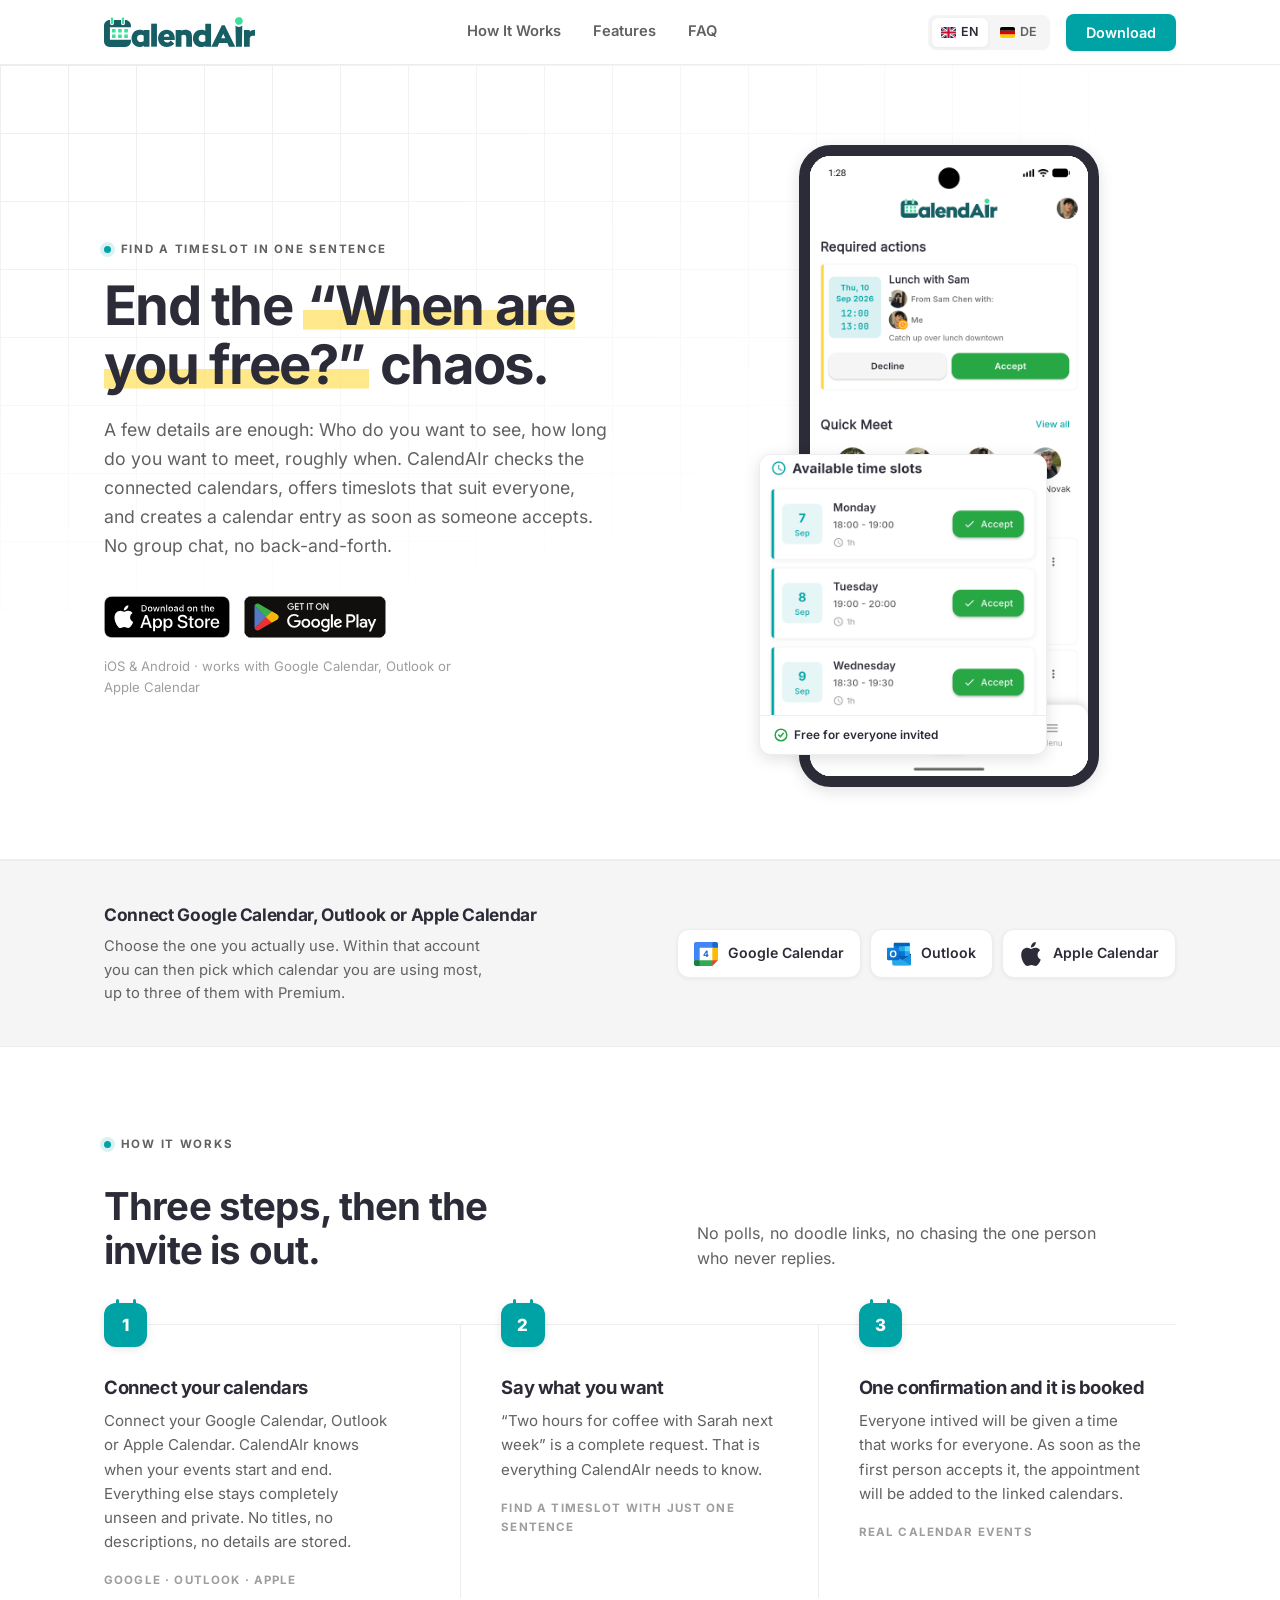
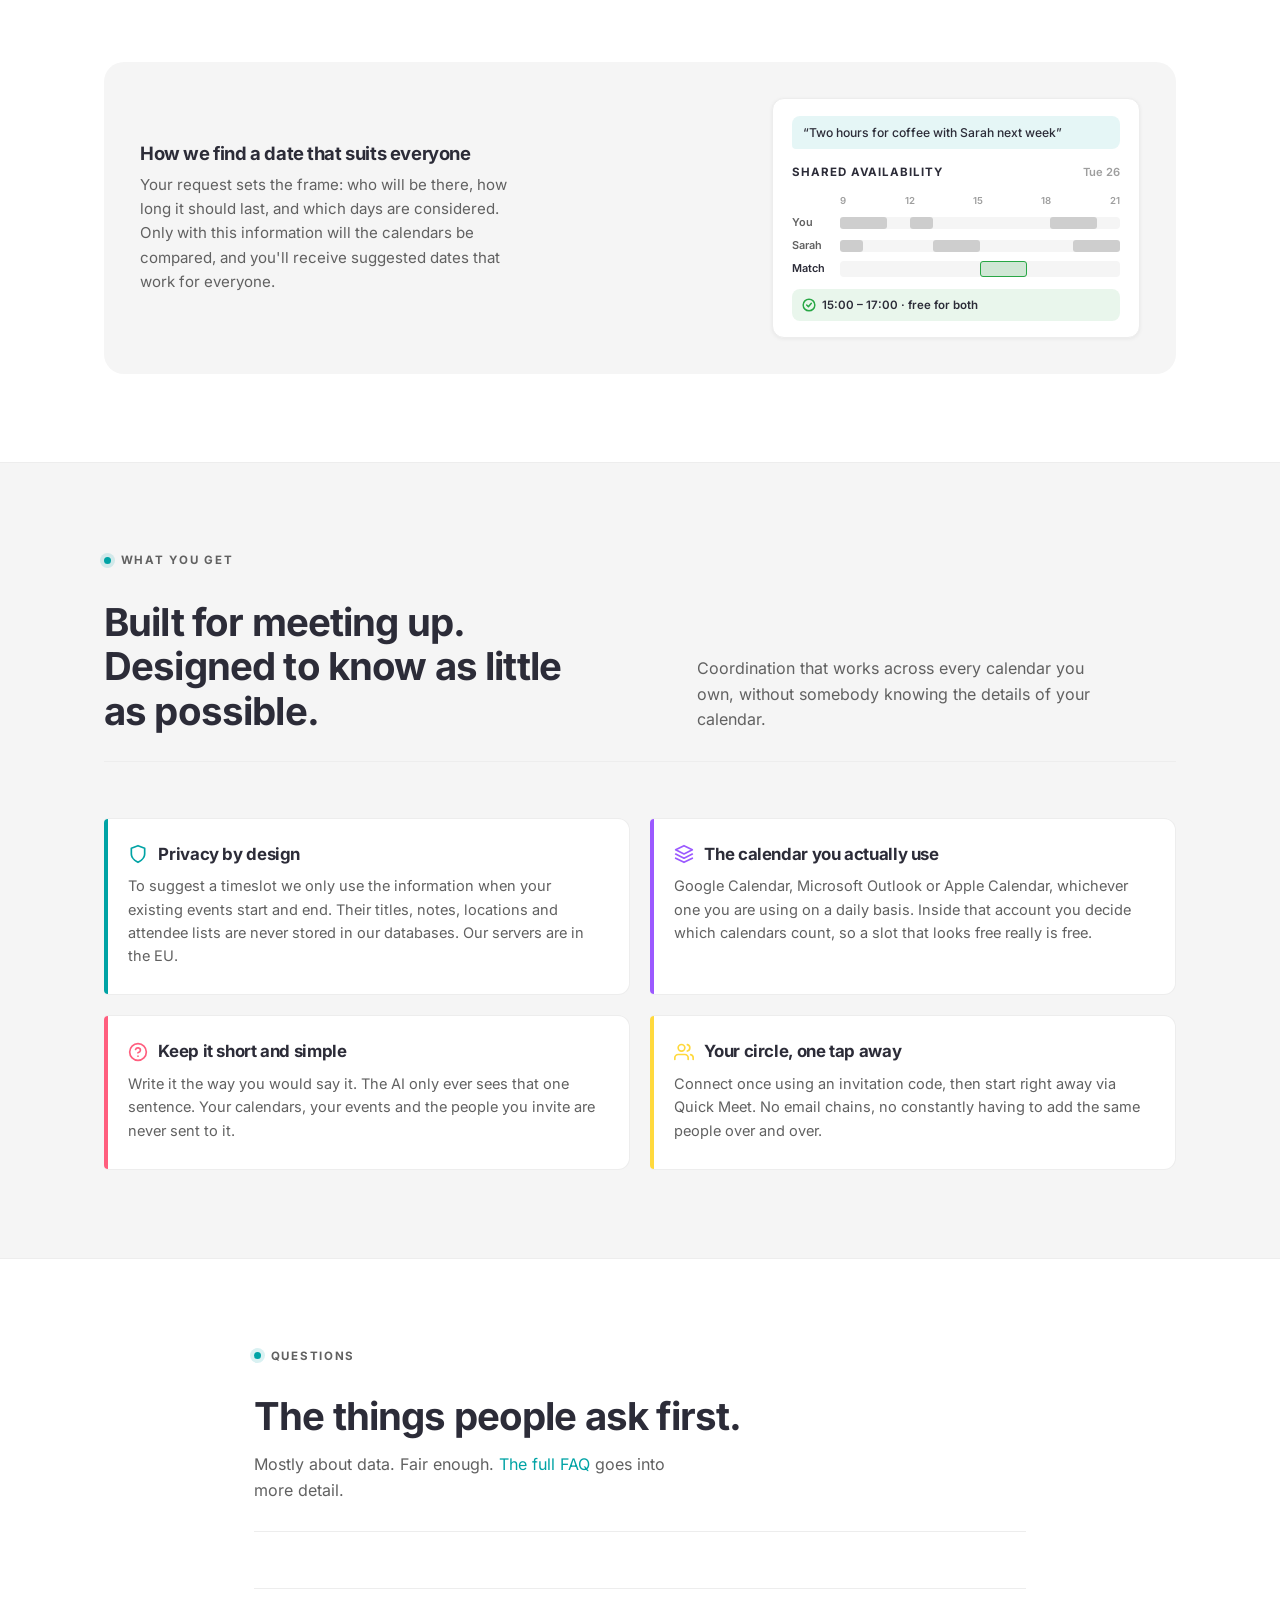
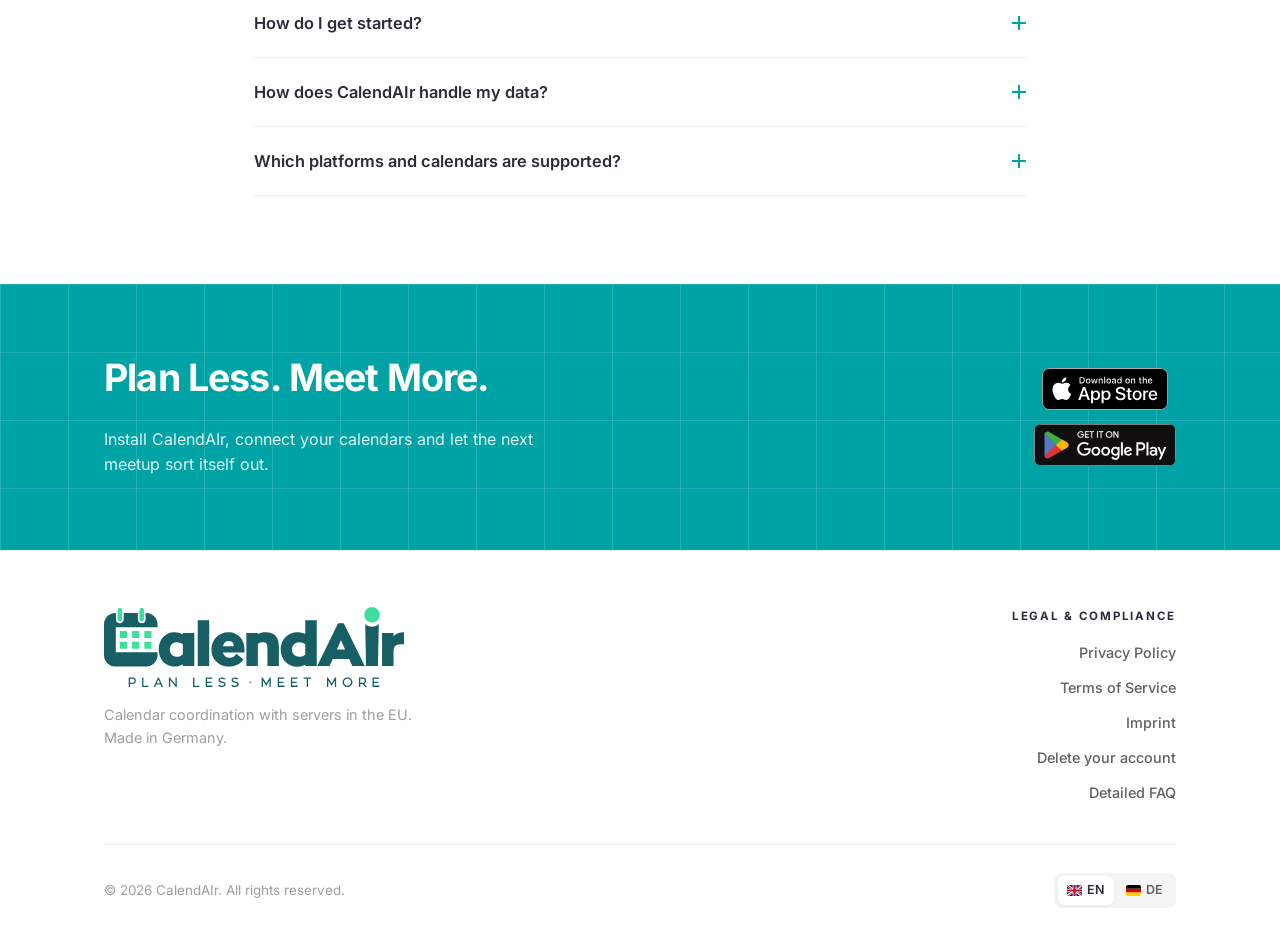
<file: index.html>
<!DOCTYPE html>
<html lang="en">

<head>
  <meta charset="UTF-8">
  <meta name="viewport" content="width=device-width, initial-scale=1.0">
  <title>CalendAIr · Plan less. Meet more.</title>
  <link rel="stylesheet" href="/assets/fonts.css">
  <link rel="stylesheet" href="/assets/site.css">
  <link rel="icon" type="image/png" href="/assets/favicon-96x96.png" sizes="96x96" />
  <link rel="icon" type="image/svg+xml" href="/assets/favicon.svg" />
  <link rel="shortcut icon" href="/assets/favicon.ico" />
  <link rel="apple-touch-icon" sizes="180x180" href="/assets/apple-touch-icon.png" />
  <meta name="apple-mobile-web-app-title" content="CalendAIr" />
  <link rel="manifest" href="/assets/site.webmanifest" />
</head>

<body>

  <!-- Sticky navbar -->
  <nav class="navbar">
    <div class="container navbar-container">
      <a href="/" class="logo">
        <img src="/assets/logo_without_slogan.svg" alt="CalendAIr Logo" class="nav-logo-img">
      </a>
      <div class="nav-links">
        <a href="#how-it-works">How It Works</a>
        <a href="#features">Features</a>
        <a href="#faq">FAQ</a>
      </div>
      <div class="nav-actions">
        <nav class="lang-switcher" aria-label="Language switcher">
          <a class="is-active" href="/"><span class="fi fi-gb"></span>EN</a>
          <a href="/de/"><span class="fi fi-de"></span>DE</a>
        </nav>
        <a href="#download" class="btn btn-primary">Download</a>
      </div>
    </div>
  </nav>

  <!-- Hero -->
  <header class="hero-section">
    <div class="container hero-grid">
      <div class="hero-content">
        <p class="eyebrow">Find a timeslot in one sentence</p>
        <h1>End the <span class="mark">&ldquo;When are you free?&rdquo;</span> chaos.</h1>
        <p class="hero-description">
          A few details are enough: Who do you want to see, how long do you want to meet, roughly when. CalendAIr checks the
          connected calendars, offers timeslots that suit everyone, and creates a calendar entry as soon as someone
          accepts. No group chat, no back-and-forth.
        </p>
        <div class="store-badges">
          <a class="store-badge" href="https://apps.apple.com" target="_blank" rel="noopener">
            <img src="/assets/apple-store-en.svg" alt="Download on the App Store">
          </a>
          <a class="store-badge" href="https://play.google.com" target="_blank" rel="noopener">
            <img src="/assets/play-store-en.svg" alt="Get it on Google Play">
          </a>
        </div>
        <p class="store-note">iOS &amp; Android &middot; works with Google Calendar, Outlook or Apple Calendar</p>
      </div>

      <div class="hero-visual">
        <div class="phone-mockup">
          <div class="phone-screen">
            <!-- Overlay screenshot: if it exists, it covers the container. If missing, it hides itself gracefully -->
            <img src="/assets/Dashboard.png"
              alt="The CalendAIr dashboard: a lunch invitation waiting for a reply, Quick Meet contacts, and upcoming events"
              class="app-screenshot" onerror="this.style.display='none';">

            <div class="phone-fallback-content">
              <div class="fallback-app-header">
                <img src="/assets/logo_without_slogan.svg" alt="CalendAIr" class="fallback-logo-img">
              </div>
              <div class="fallback-app-body">
                <div class="fallback-bubble user">
                  Find a 2h coffee slot with Sarah next week.
                </div>
                <div class="fallback-bubble ai">
                  <div class="fallback-calendar-chips">
                    <span class="fallback-chip active">Google Calendar</span>
                  </div>
                  <strong>Tuesday, May 26th @ 3:00 PM works!</strong>
                </div>
              </div>
            </div>
          </div>
        </div>

        <!-- A detail of the second real screen. Cropped rather than
             shrunk into a small phone, so the type stays readable. -->
        <figure class="slot-detail">
          <img src="/assets/available_time_slots.png"
            alt="Available time slots in CalendAIr: Monday, Tuesday and Wednesday evening, each one hour with an Accept button"
            class="slot-detail-view" onerror="this.closest('.slot-detail').remove();">
          <figcaption>
            <svg viewBox="0 0 24 24" fill="none" stroke="currentColor" stroke-width="2.5" stroke-linecap="round"
              stroke-linejoin="round">
              <circle cx="12" cy="12" r="10" />
              <polyline points="8 12 11 15 16 9" />
            </svg>
            Free for everyone invited
          </figcaption>
        </figure>
      </div>
    </div>
  </header>

  <!-- Synced Calendars Strip -->
  <section class="calendar-strip">
    <div class="container">
      <div class="calendar-strip-copy">
        <p class="calendar-strip-title">Connect Google Calendar, Outlook or Apple Calendar</p>
        <p class="calendar-strip-note">Choose the one you actually use. Within that account you can then pick which calendar you are using most, up to three of them with Premium.</p>
      </div>
      <div class="calendar-logos">
        <div class="calendar-logo">
          <!-- Google Calendar Official SVG -->
          <svg viewBox="0 0 200 200" fill="none" xmlns="http://www.w3.org/2000/svg">
            <g transform="translate(3.75, 3.75)">
              <path fill="#FFFFFF" d="M148.882,43.618l-47.368-5.263l-57.895,5.263L38.355,96.25l5.263,52.632l52.632,6.579l52.632-6.579 l5.263-53.947L148.882,43.618z"/>
              <path fill="#EA4335" d="M148.882,196.25l47.368-47.368l-23.684-10.526l-23.684,10.526l-10.526,23.684L148.882,196.25z"/>
              <path fill="#34A853" d="M33.092,172.566l10.526,23.684h105.263v-47.368H43.618L33.092,172.566z"/>
              <path fill="#4285F4" d="M12.039-3.75C3.316-3.75-3.75,3.316-3.75,12.039v136.842l23.684,10.526l23.684-10.526V43.618h105.263 l10.526-23.684L148.882-3.75H12.039z"/>
              <path fill="#188038" d="M-3.75,148.882v31.579c0,8.724,7.066,15.789,15.789,15.789h31.579v-47.368H-3.75z"/>
              <path fill="#FBBC04" d="M148.882,43.618v105.263h47.368V43.618l-23.684-10.526L148.882,43.618z"/>
              <path fill="#1967D2" d="M196.25,43.618V12.039c0-8.724-7.066-15.789-15.789-15.789h-31.579v47.368H196.25z"/>
              <text x="96.25" y="96.25" dy="0.36em" font-family="'Inter', system-ui, -apple-system, sans-serif" font-size="72" font-weight="700" fill="#1967D2" text-anchor="middle" class="google-cal-date">19</text>
            </g>
          </svg>
          <span>Google Calendar</span>
        </div>
        <div class="calendar-logo">
          <!-- Outlook Official SVG -->
          <svg viewBox="0 0 1831.085 1703.335" fill="none" xmlns="http://www.w3.org/2000/svg">
            <path fill="#0A2767" d="M1831.083,894.25c0.1-14.318-7.298-27.644-19.503-35.131h-0.213l-0.767-0.426l-634.492-375.585  c-2.74-1.851-5.583-3.543-8.517-5.067c-24.498-12.639-53.599-12.639-78.098,0c-2.934,1.525-5.777,3.216-8.517,5.067L446.486,858.693  l-0.766,0.426c-19.392,12.059-25.337,37.556-13.278,56.948c3.553,5.714,8.447,10.474,14.257,13.868l634.492,375.585  c2.749,1.835,5.592,3.527,8.517,5.068c24.498,12.639,53.599,12.639,78.098,0c2.925-1.541,5.767-3.232,8.517-5.068l634.492-375.585  C1823.49,922.545,1831.228,908.923,1831.083,894.25z"/>
            <path fill="#0364B8" d="M520.453,643.477h416.38v381.674h-416.38V643.477z M1745.917,255.5V80.908  c1-43.652-33.552-79.862-77.203-80.908H588.204C544.552,1.046,510,37.256,511,80.908V255.5l638.75,170.333L1745.917,255.5z"/>
            <path fill="#0078D4" d="M511,255.5h425.833v383.25H511V255.5z"/>
            <path fill="#28A8EA" d="M1362.667,255.5H936.833v383.25L1362.667,1022h383.25V638.75L1362.667,255.5z"/>
            <path fill="#0078D4" d="M936.833,638.75h425.833V1022H936.833V638.75z"/>
            <path fill="#0364B8" d="M936.833,1022h425.833v383.25H936.833V1022z"/>
            <path fill="#14447D" d="M520.453,1025.151h416.38v346.969h-416.38V1025.151z"/>
            <path fill="#0078D4" d="M1362.667,1022h383.25v383.25h-383.25V1022z"/>
            <linearGradient id="OUTLOOK_SVGID_1_" gradientUnits="userSpaceOnUse" x1="1128.4584" y1="811.0833" x2="1128.4584" y2="1.9982" gradientTransform="matrix(1 0 0 -1 0 1705.3334)">
              <stop offset="0" style="stop-color:#35B8F1"/>
              <stop offset="1" style="stop-color:#28A8EA"/>
            </linearGradient>
            <path fill="url(#OUTLOOK_SVGID_1_)" d="M1811.58,927.593l-0.809,0.426l-634.492,356.848c-2.768,1.703-5.578,3.321-8.517,4.769  c-10.777,5.132-22.481,8.029-34.407,8.517l-34.663-20.27c-2.929-1.47-5.773-3.105-8.517-4.897L447.167,906.003h-0.298  l-21.036-11.753v722.384c0.328,48.196,39.653,87.006,87.849,86.7h1230.914c0.724,0,1.363-0.341,2.129-0.341  c10.18-0.651,20.216-2.745,29.808-6.217c4.145-1.756,8.146-3.835,11.966-6.217c2.853-1.618,7.75-5.152,7.75-5.152  c21.814-16.142,34.726-41.635,34.833-68.772V894.25C1831.068,908.067,1823.616,920.807,1811.58,927.593z"/>
            <path opacity="0.5" fill="#0A2767" d="M1797.017,891.397v44.287l-663.448,456.791L446.699,906.301  c0-0.235-0.191-0.426-0.426-0.426l0,0l-63.023-37.899v-31.938l25.976-0.426l54.932,31.512l1.277,0.426l4.684,2.981  c0,0,645.563,368.346,647.267,369.197l24.698,14.478c2.129-0.852,4.258-1.703,6.813-2.555  c1.278-0.852,640.879-360.681,640.879-360.681L1797.017,891.397z"/>
            <path fill="#1490DF" d="M1811.58,927.593l-0.809,0.468l-634.492,356.848c-2.768,1.703-5.578,3.321-8.517,4.769  c-24.641,12.038-53.457,12.038-78.098,0c-2.918-1.445-5.76-3.037-8.517-4.769L446.657,928.061l-0.766-0.468  c-12.25-6.642-19.93-19.409-20.057-33.343v722.384c0.305,48.188,39.616,87.004,87.803,86.7c0.001,0,0.002,0,0.004,0h1229.636  c48.188,0.307,87.5-38.509,87.807-86.696c0-0.001,0-0.002,0-0.004V894.25C1831.068,908.067,1823.616,920.807,1811.58,927.593z"/>
            <path opacity="0.1" d="M1185.52,1279.629l-9.496,5.323c-2.752,1.752-5.595,3.359-8.517,4.812  c-10.462,5.135-21.838,8.146-33.47,8.857l241.405,285.479l421.107,101.476c11.539-8.716,20.717-20.178,26.7-33.343L1185.52,1279.629  z"/>
            <path opacity="0.05" d="M1228.529,1255.442l-52.505,29.51c-2.752,1.752-5.595,3.359-8.517,4.812  c-10.462,5.135-21.838,8.146-33.47,8.857l113.101,311.838l549.538,74.989c21.649-16.254,34.394-41.743,34.407-68.815v-9.326  L1228.529,1255.442z"/>
            <path fill="#28A8EA" d="M514.833,1703.333h1228.316c18.901,0.096,37.335-5.874,52.59-17.033l-697.089-408.331  c-2.929-1.47-5.773-3.105-8.517-4.897L447.125,906.088h-0.298l-20.993-11.838v719.914  C425.786,1663.364,465.632,1703.286,514.833,1703.333C514.832,1703.333,514.832,1703.333,514.833,1703.333z"/>
            <path opacity="0.1" d="M1022,418.722v908.303c-0.076,31.846-19.44,60.471-48.971,72.392  c-9.148,3.931-19,5.96-28.957,5.962H425.833V383.25H511v-42.583h433.073C987.092,340.83,1021.907,375.702,1022,418.722z"/>
            <path opacity="0.2" d="M979.417,461.305v908.302c0.107,10.287-2.074,20.469-6.388,29.808  c-11.826,29.149-40.083,48.273-71.54,48.417H425.833V383.25h475.656c12.356-0.124,24.533,2.958,35.344,8.943  C962.937,405.344,979.407,432.076,979.417,461.305z"/>
            <path opacity="0.2" d="M979.417,461.305v823.136c-0.208,43-34.928,77.853-77.927,78.225H425.833V383.25  h475.656c12.356-0.124,24.533,2.958,35.344,8.943C962.937,405.344,979.407,432.076,979.417,461.305z"/>
            <path opacity="0.2" d="M936.833,461.305v823.136c-0.046,43.067-34.861,78.015-77.927,78.225H425.833  V383.25h433.072c43.062,0.023,77.951,34.951,77.927,78.013C936.833,461.277,936.833,461.291,936.833,461.305z"/>
            <linearGradient id="OUTLOOK_SVGID_2_" gradientUnits="userSpaceOnUse" x1="162.7469" y1="1383.0741" x2="774.0864" y2="324.2592" gradientTransform="matrix(1 0 0 -1 0 1705.3334)">
              <stop offset="0" style="stop-color:#1784D9"/>
              <stop offset="0.5" style="stop-color:#107AD5"/>
              <stop offset="1" style="stop-color:#0A63C9"/>
            </linearGradient>
            <path fill="url(#OUTLOOK_SVGID_2_)" d="M78.055,383.25h780.723c43.109,0,78.055,34.947,78.055,78.055v780.723  c0,43.109-34.946,78.055-78.055,78.055H78.055c-43.109,0-78.055-34.947-78.055-78.055V461.305  C0,418.197,34.947,383.25,78.055,383.25z"/>
            <path fill="#FFFFFF" d="M243.96,710.631c19.238-40.988,50.29-75.289,89.17-98.495c43.057-24.651,92.081-36.94,141.675-35.515  c45.965-0.997,91.321,10.655,131.114,33.683c37.414,22.312,67.547,55.004,86.742,94.109c20.904,43.09,31.322,90.512,30.405,138.396  c1.013,50.043-9.706,99.628-31.299,144.783c-19.652,40.503-50.741,74.36-89.425,97.388c-41.327,23.734-88.367,35.692-136.011,34.578  c-46.947,1.133-93.303-10.651-134.01-34.067c-37.738-22.341-68.249-55.07-87.892-94.28c-21.028-42.467-31.57-89.355-30.745-136.735  C212.808,804.859,223.158,755.686,243.96,710.631z M339.006,941.858c10.257,25.912,27.651,48.385,50.163,64.812  c22.93,16.026,50.387,24.294,78.353,23.591c29.783,1.178,59.14-7.372,83.634-24.358c22.227-16.375,39.164-38.909,48.715-64.812  c10.677-28.928,15.946-59.572,15.543-90.404c0.33-31.127-4.623-62.084-14.649-91.554c-8.855-26.607-25.246-50.069-47.182-67.537  c-23.88-17.79-53.158-26.813-82.91-25.55c-28.572-0.74-56.644,7.593-80.184,23.804c-22.893,16.496-40.617,39.168-51.1,65.365  c-23.255,60.049-23.376,126.595-0.341,186.728L339.006,941.858z"/>
            <path fill="#50D9FF" d="M1362.667,255.5h383.25v383.25h-383.25V255.5z"/>
          </svg>
          <span>Outlook</span>
        </div>
        <div class="calendar-logo">
          <!-- Apple Calendar Official SVG -->
          <svg viewBox="0 0 814 1000" fill="currentColor" xmlns="http://www.w3.org/2000/svg">
            <path d="M788.1 340.9c-5.8 4.5-108.2 62.2-108.2 190.5 0 148.4 130.3 200.9 134.2 202.2-.6 3.2-20.7 71.9-68.7 141.9-42.8 61.6-87.5 123.1-155.5 123.1s-85.5-39.5-164-39.5c-76.5 0-103.7 40.8-165.9 40.8s-105.6-57-155.5-127C46.7 790.7 0 663 0 541.8c0-194.4 126.4-297.5 250.8-297.5 66.1 0 121.2 43.4 162.7 43.4 39.5 0 101.1-46 176.3-46 28.5 0 130.9 2.6 198.3 99.2zm-234-181.5c31.1-36.9 53.1-88.1 53.1-139.3 0-7.1-.6-14.3-1.9-20.1-50.6 1.9-110.8 33.7-147.1 75.8-28.5 32.4-55.1 83.6-55.1 135.5 0 7.8 1.3 15.6 1.9 18.1 3.2.6 8.4 1.3 13.6 1.3 45.4 0 102.5-30.4 135.5-71.3z"/>
          </svg>
          <span>Apple Calendar</span>
        </div>
      </div>
    </div>
  </section>

  <!-- How it works -->
  <section id="how-it-works" class="how-it-works-section">
    <div class="container">
      <div class="section-head">
        <p class="eyebrow">How it works</p>
        <h2>Three steps, then the invite is out.</h2>
        <p>No polls, no doodle links, no chasing the one person who never replies.</p>
      </div>

      <div class="steps-grid">
        <div class="step-card">
          <div class="step-num">1</div>
          <h3>Connect your calendars</h3>
          <p>Connect your Google Calendar, Outlook or Apple Calendar. CalendAIr knows when your events start and end. Everything else stays completely unseen and private. No titles, no descriptions, no details are stored.</p>
          <span class="step-note">Google &middot; Outlook &middot; Apple</span>
        </div>

        <div class="step-card">
          <div class="step-num">2</div>
          <h3>Say what you want</h3>
          <p>&ldquo;Two hours for coffee with Sarah next week&rdquo; is a complete request. That is everything CalendAIr needs to know.</p>
          <span class="step-note">Find a timeslot with just one sentence</span>
        </div>

        <div class="step-card">
          <div class="step-num">3</div>
          <h3>One confirmation and it is booked</h3>
          <p>Everyone intived will be given a time that works for everyone. As soon as the first person accepts it, the appointment will be added to the linked calendars.</p>
          <span class="step-note">Real calendar events</span>
        </div>
      </div>

      <!-- The mechanic behind step 3, drawn as a diagram. It is
           explicitly not an app screen - both hero phones show those. -->
      <figure class="match-panel">
        <figcaption class="match-panel-copy">
          <h3>How we find a date that suits everyone</h3>
          <p>Your request sets the frame: who will be there, how long it should last, and which days are considered. Only with this information will the calendars be compared, and you'll receive suggested dates that work for everyone.</p>
        </figcaption>

        <div class="slot-finder">
          <p class="sf-prompt">&ldquo;Two hours for coffee with Sarah next week&rdquo;</p>
          <div class="sf-head">
            <span class="sf-title">Shared availability</span>
            <span class="sf-date">Tue 26</span>
          </div>
          <div class="sf-scale"><span>9</span><span>12</span><span>15</span><span>18</span><span>21</span></div>
          <div class="sf-row">
            <span class="sf-name">You</span>
            <div class="sf-lane">
              <i class="sf-busy" style="grid-column:1/3"></i>
              <i class="sf-busy" style="grid-column:4/5"></i>
              <i class="sf-busy" style="grid-column:10/12"></i>
            </div>
          </div>
          <div class="sf-row">
            <span class="sf-name">Sarah</span>
            <div class="sf-lane">
              <i class="sf-busy" style="grid-column:1/2"></i>
              <i class="sf-busy" style="grid-column:5/7"></i>
              <i class="sf-busy" style="grid-column:11/13"></i>
            </div>
          </div>
          <div class="sf-row sf-row--match">
            <span class="sf-name">Match</span>
            <div class="sf-lane">
              <i class="sf-free" style="grid-column:7/9"></i>
            </div>
          </div>
          <p class="sf-result">
            <svg viewBox="0 0 24 24" fill="none" stroke="currentColor" stroke-width="2.5" stroke-linecap="round"
              stroke-linejoin="round">
              <circle cx="12" cy="12" r="10" />
              <polyline points="8 12 11 15 16 9" />
            </svg>
            15:00 &ndash; 17:00 &middot; free for both
          </p>
        </div>
      </figure>
    </div>
  </section>

  <!-- Features -->
  <section id="features" class="features-section">
    <div class="container">
      <div class="section-head">
        <p class="eyebrow">What you get</p>
        <h2>Built for meeting up. Designed to know as little as possible.</h2>
        <p>Coordination that works across every calendar you own, without somebody knowing the details of your calendar.</p>
      </div>

      <div class="features-grid">
        <article class="feature-card">
          <div class="feature-head">
            <svg viewBox="0 0 24 24" fill="none" stroke="currentColor" stroke-width="2" stroke-linecap="round"
              stroke-linejoin="round">
              <path d="M12 22s8-4 8-10V5l-8-3-8 3v7c0 6 8 10 8 10z" />
            </svg>
            <h3>Privacy by design</h3>
          </div>
          <p>To suggest a timeslot we only use the information when your existing events start and end. Their titles, notes, locations and
            attendee lists are never stored in our databases. Our servers are in the EU.</p>
        </article>

        <article class="feature-card">
          <div class="feature-head">
            <svg viewBox="0 0 24 24" fill="none" stroke="currentColor" stroke-width="2" stroke-linecap="round"
              stroke-linejoin="round">
              <polygon points="12 2 2 7 12 12 22 7 12 2" />
              <polyline points="2 17 12 22 22 17" />
              <polyline points="2 12 12 17 22 12" />
            </svg>
            <h3>The calendar you actually use</h3>
          </div>
          <p>Google Calendar, Microsoft Outlook or Apple Calendar, whichever one you are using on a daily basis. Inside
            that account you decide which calendars count, so a slot that looks free really is free.</p>
        </article>

        <article class="feature-card">
          <div class="feature-head">
            <svg viewBox="0 0 24 24" fill="none" stroke="currentColor" stroke-width="2" stroke-linecap="round"
              stroke-linejoin="round">
              <circle cx="12" cy="12" r="10" />
              <path d="M9.09 9a3 3 0 0 1 5.83 1c0 2-3 3-3 3" />
              <line x1="12" y1="17" x2="12.01" y2="17" />
            </svg>
            <h3>Keep it short and simple</h3>
          </div>
          <p>Write it the way you would say it. The AI only ever sees that one sentence. Your calendars, your events
            and the people you invite are never sent to it.</p>
        </article>

        <article class="feature-card">
          <div class="feature-head">
            <svg viewBox="0 0 24 24" fill="none" stroke="currentColor" stroke-width="2" stroke-linecap="round"
              stroke-linejoin="round">
              <path d="M17 21v-2a4 4 0 0 0-4-4H5a4 4 0 0 0-4 4v2" />
              <circle cx="9" cy="7" r="4" />
              <path d="M23 21v-2a4 4 0 0 0-3-3.87" />
              <path d="M16 3.13a4 4 0 0 1 0 7.75" />
            </svg>
            <h3>Your circle, one tap away</h3>
          </div>
          <p>Connect once using an invitation code, then start right away via Quick Meet. No email chains, no constantly having to add the same people over and over.</p>
        </article>
      </div>
    </div>
  </section>

  <!-- FAQ -->
  <section id="faq" class="faq-section">
    <div class="container faq-wrapper">
      <div class="section-head">
        <p class="eyebrow">Questions</p>
        <h2>The things people ask first.</h2>
        <p>Mostly about data. Fair enough. <a href="/faq.html">The full FAQ</a> goes into more detail.</p>
      </div>

      <div class="faq">
        <details id="getting-started">
          <summary>How do I get started?</summary>
          <div class="faq-answer">
            <p>Getting started is simple:</p>
            <ul>
              <li>Download the CalendAIr app from the App Store or Google Play Store.</li>
              <li>Sign up securely and connect the calendars you want to reference (Google Calendar, Outlook, Apple
                Calendar).</li>
              <li>Connect with your friends using invite codes in the "Friends" tab and launch your first AI prompt!
              </li>
            </ul>
          </div>
        </details>

        <details id="privacy">
          <summary>How does CalendAIr handle my data?</summary>
          <div class="faq-answer">
            <p><strong>As little as possible, and none of it for advertising.</strong> In detail:</p>
            <ul>
              <li>To find a timeslot, our servers call your calendar provider&rsquo;s API and work out when you are busy.
                Titles, locations, notes and attendee lists of your existing events are never stored in our databases. They are processed in memory and then discarded.</li>
              <li>Meetings you create in CalendAIr are different: title, description and invitees are stored, so we can
                show them to the people you invite and create the event in the connected calendars.</li>
              <li>Our servers are located in the EU (Frankfurt am Main). All credentials for your calendars are stored with an
                additional layer of encryption.</li>
              <li>We do not sell data and never pass calendar content to advertising partners. Ads appear only in the
                free version and only personalised if you allow it.</li>
              <li>You can disconnect a calendar and delete your account at any time.</li>
            </ul>
            <p>What we need at a minimum and where it is stored is answered in the
              <a href="/faq.html?q=minimal-data">FAQ</a>; the full detail is in the
              <a href="/privacy-policy.html">Privacy Policy</a>.</p>
          </div>
        </details>

        <details id="platforms">
          <summary>Which platforms and calendars are supported?</summary>
          <div class="faq-answer">
            <p>CalendAIr is fully available on <strong>iOS</strong> (via App Store) and <strong>Android</strong>
              (via Google Play Store).</p>
            <p>You connect either a Google Calendar, Microsoft Outlook (Office 365) or Apple Calendar, and pick
              which of your calendars are used for your availability.</p>

          </div>
        </details>
      </div>
    </div>
  </section>

  <!-- Download -->
  <section id="download" class="cta-section">
    <div class="container">
      <div class="cta-card">
        <h2>Plan Less. Meet More.</h2>
        <p>Install CalendAIr, connect your calendars and let the next meetup sort itself out.</p>
        <div class="store-badges">
          <a class="store-badge" href="https://apps.apple.com" target="_blank" rel="noopener">
            <img src="/assets/apple-store-en.svg" alt="Download on the App Store">
          </a>
          <a class="store-badge" href="https://play.google.com" target="_blank" rel="noopener">
            <img src="/assets/play-store-en.svg" alt="Get it on Google Play">
          </a>
        </div>
      </div>
    </div>
  </section>

  <!-- Footer -->
  <footer>
    <div class="container">
      <div class="footer-grid">
        <div class="footer-brand">
          <a href="/" class="logo">
            <img src="/assets/logo-with-slogan.svg" alt="CalendAIr - Plan Less. Meet More." class="footer-logo-img">
          </a>
          <p>Calendar coordination with servers in the EU. Made in Germany.</p>
        </div>
        <div class="footer-links">
          <strong>Legal & Compliance</strong>
          <a href="/privacy-policy.html">Privacy Policy</a>
          <a href="/terms-and-services.html">Terms of Service</a>
          <a href="/imprint.html">Imprint</a>
          <a href="/delete-account.html">Delete your account</a>
          <a href="/faq.html">Detailed FAQ</a>
        </div>
      </div>
      <div class="footer-bottom">
        <span>&copy; <span data-current-year></span> CalendAIr. All rights reserved.</span>
        <nav class="lang-switcher" aria-label="Language switcher bottom">
          <a class="is-active" href="/"><span class="fi fi-gb"></span>EN</a>
          <a href="/de/"><span class="fi fi-de"></span>DE</a>
        </nav>
      </div>
    </div>
  </footer>

  <script src="/assets/site.js"></script>
</body>

</html>
</file>
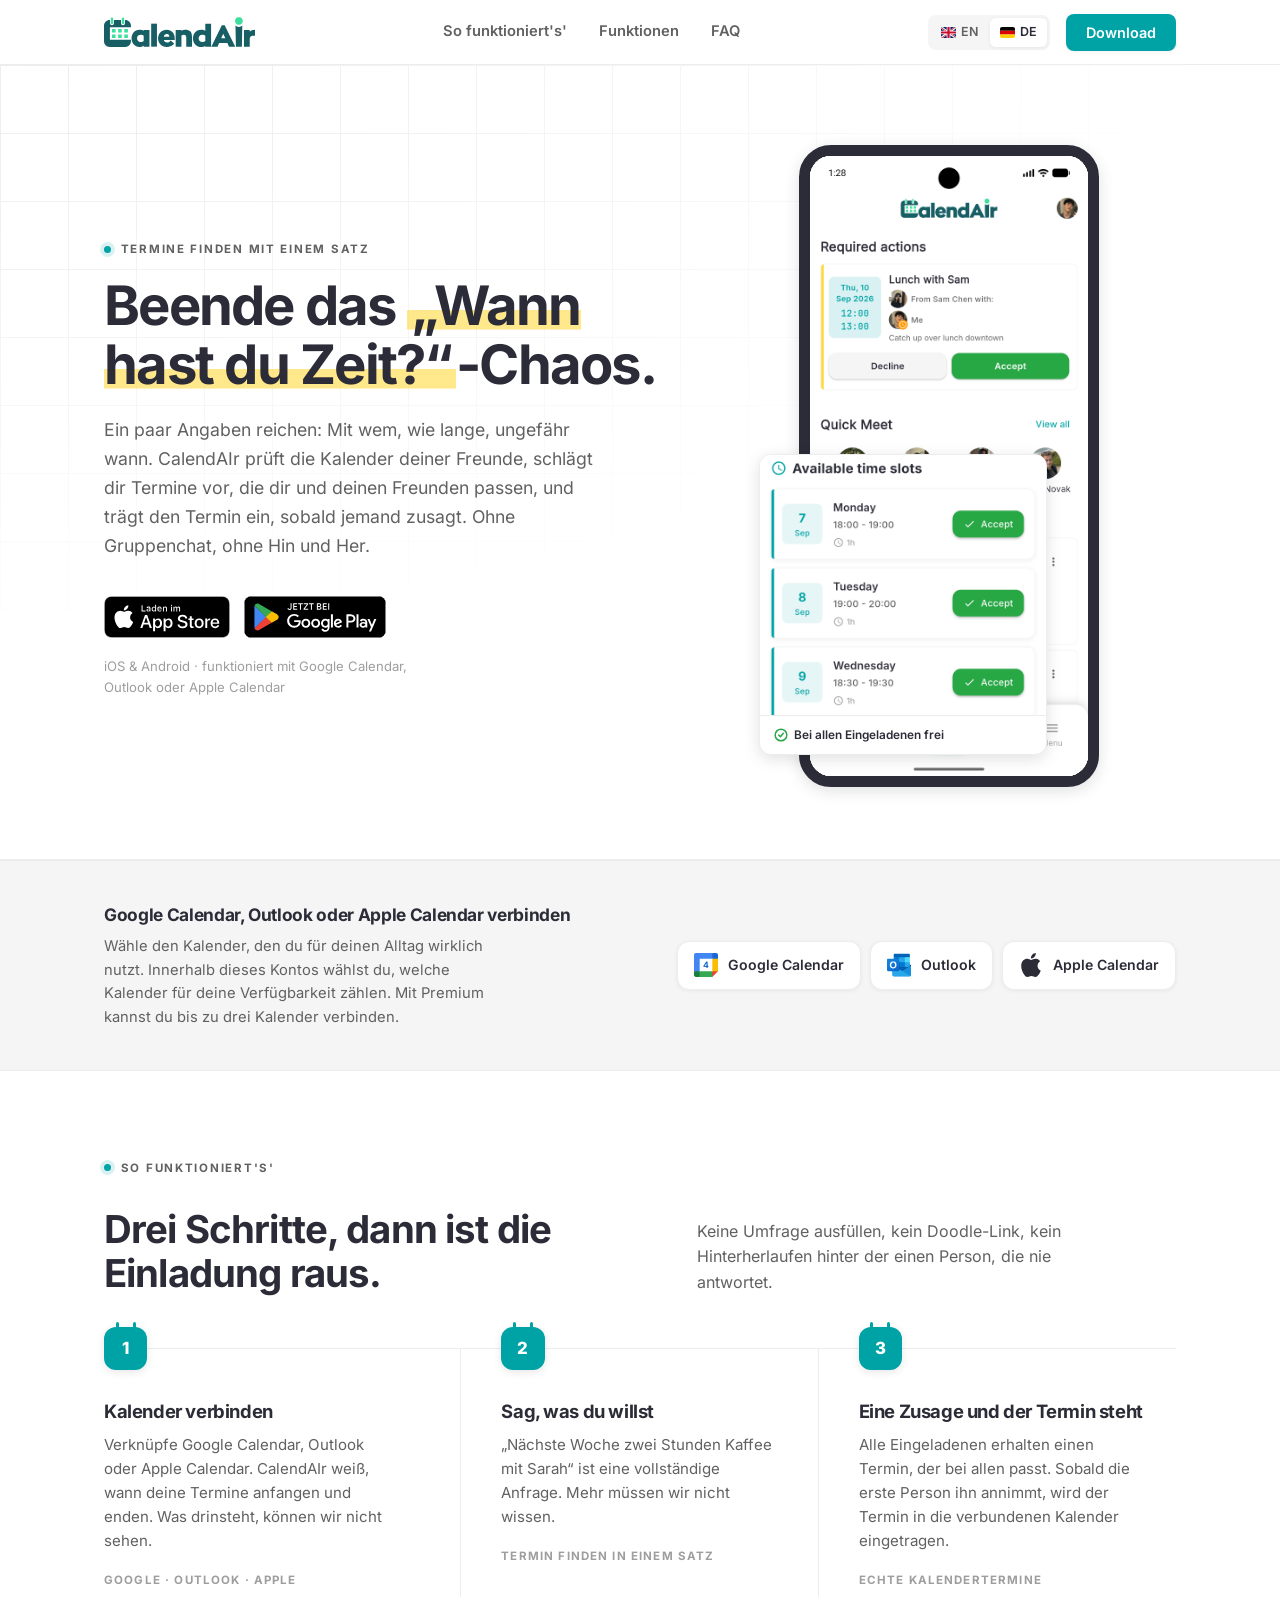
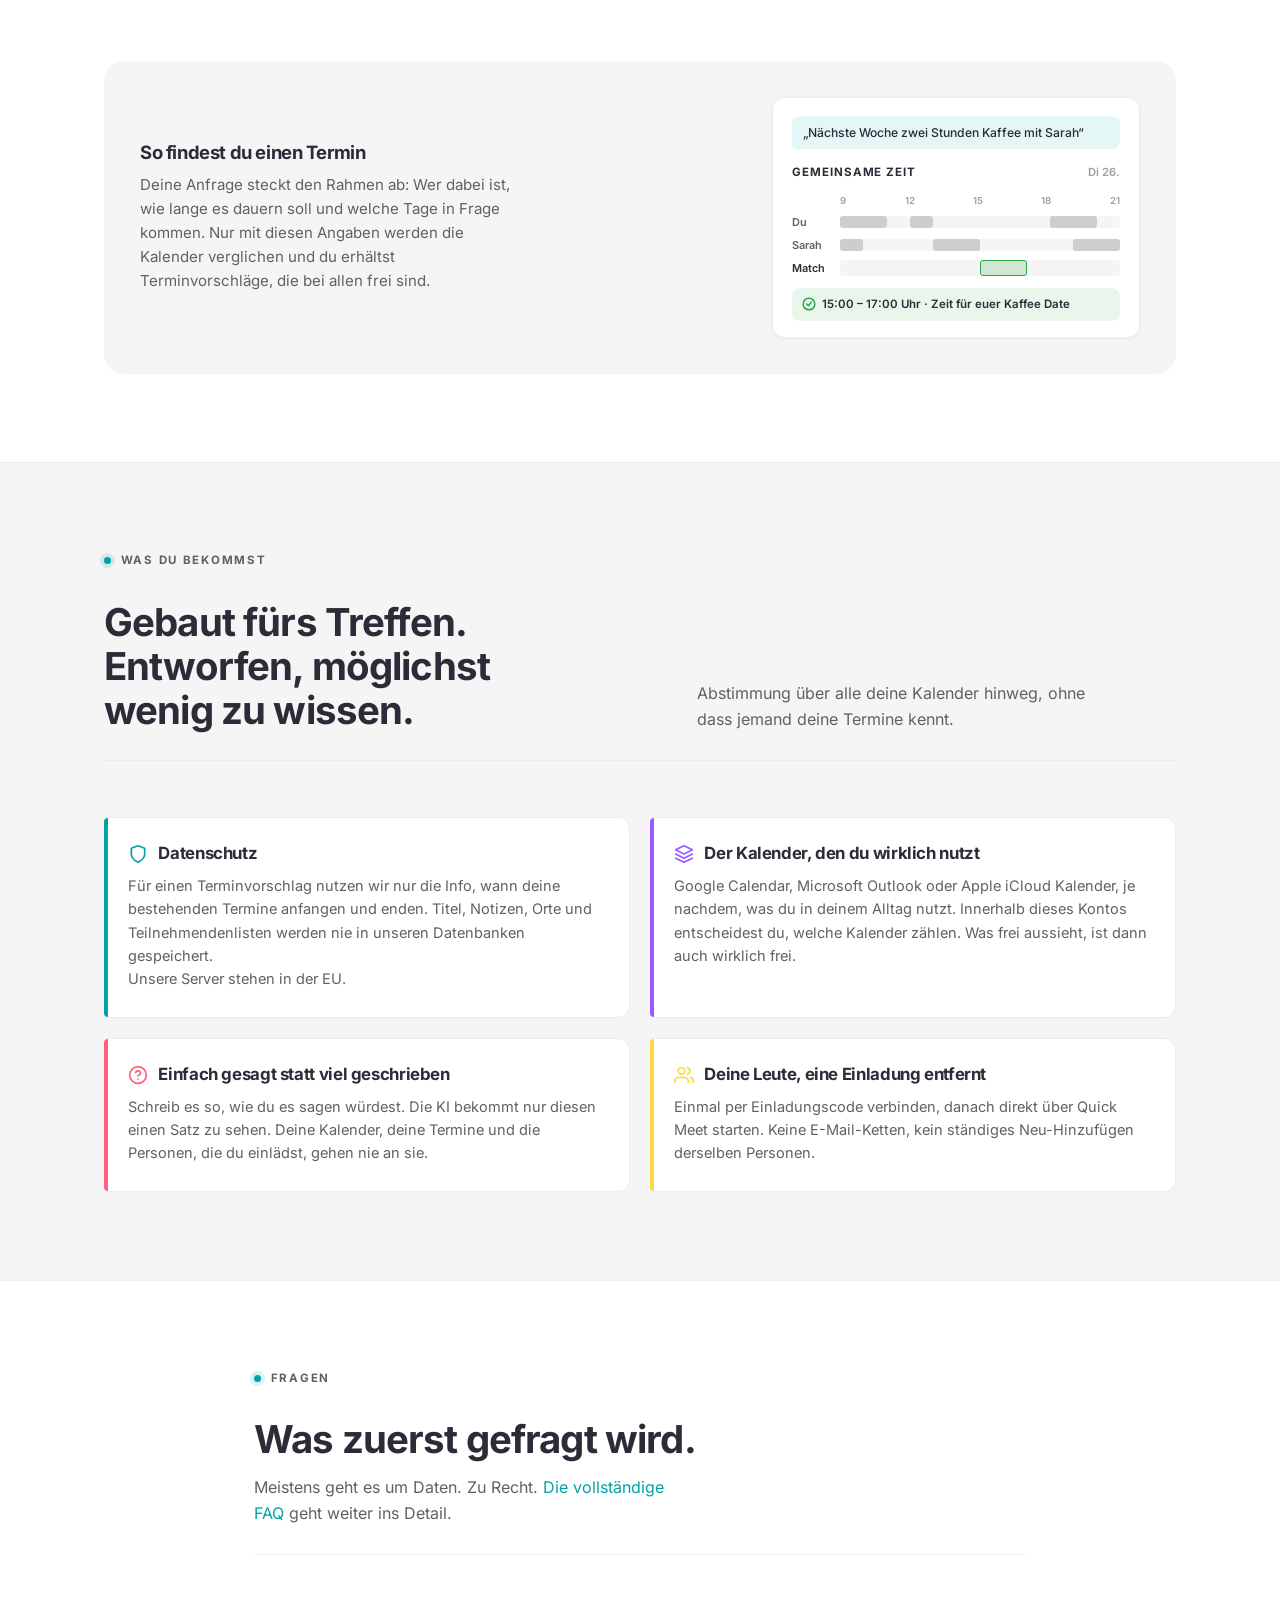
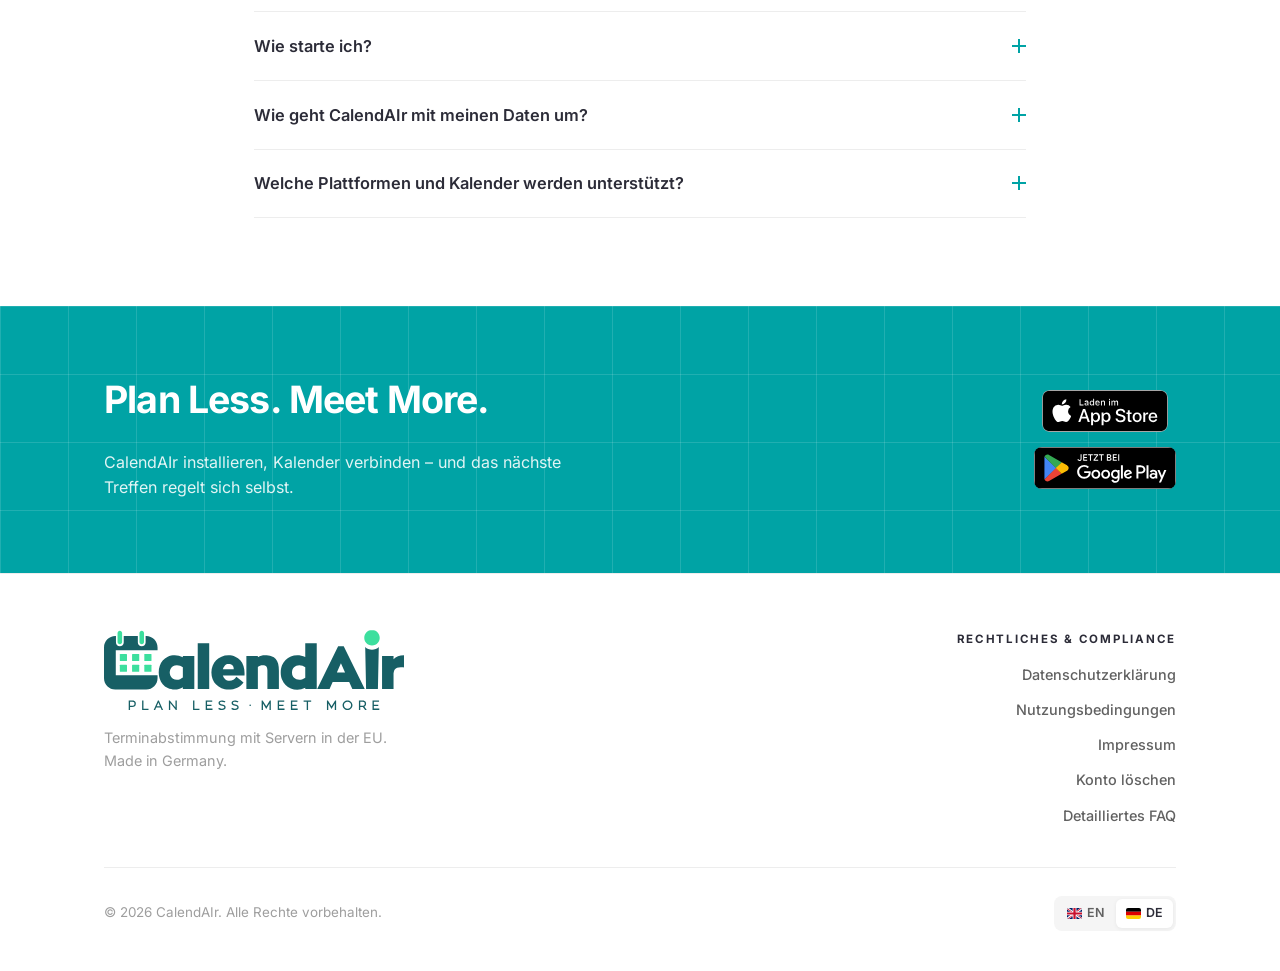
<file: de/index.html>
<!DOCTYPE html>
<html lang="de">

<head>
  <meta charset="UTF-8">
  <meta name="viewport" content="width=device-width, initial-scale=1.0">
  <title>CalendAIr · Plan less. Meet more.</title>
  <link rel="stylesheet" href="/assets/fonts.css">
  <link rel="stylesheet" href="/assets/site.css">
  <link rel="icon" type="image/png" href="/assets/favicon-96x96.png" sizes="96x96" />
  <link rel="icon" type="image/svg+xml" href="/assets/favicon.svg" />
  <link rel="shortcut icon" href="/assets/favicon.ico" />
  <link rel="apple-touch-icon" sizes="180x180" href="/assets/apple-touch-icon.png" />
  <meta name="apple-mobile-web-app-title" content="CalendAIr" />
  <link rel="manifest" href="/assets/site.webmanifest" />
</head>

<body>

  <!-- Sticky navbar (German) -->
  <nav class="navbar">
    <div class="container navbar-container">
      <a href="/de/" class="logo">
        <img src="/assets/logo_without_slogan.svg" alt="CalendAIr Logo" class="nav-logo-img">
      </a>
      <div class="nav-links">
        <a href="#how-it-works">So funktioniert's'</a>
        <a href="#features">Funktionen</a>
        <a href="#faq">FAQ</a>
      </div>
      <div class="nav-actions">
        <nav class="lang-switcher" aria-label="Sprachauswahl">
          <a href="/"><span class="fi fi-gb"></span>EN</a>
          <a class="is-active" href="/de/index.html"><span class="fi fi-de"></span>DE</a>
        </nav>
        <a href="#download" class="btn btn-primary">Download</a>
      </div>
    </div>
  </nav>

  <!-- Hero (German) -->
  <header class="hero-section">
    <div class="container hero-grid">
      <div class="hero-content">
        <p class="eyebrow">Termine finden mit einem Satz</p>
        <h1>Beende das <span class="mark">&bdquo;Wann hast du Zeit?&ldquo;</span>-Chaos.</h1>
        <p class="hero-description">
          Ein paar Angaben reichen: Mit wem, wie lange, ungef&auml;hr wann. CalendAIr pr&uuml;ft die Kalender deiner Freunde,
        schl&auml;gt dir Termine vor, die dir und deinen Freunden passen, und tr&auml;gt den Termin ein, sobald jemand zusagt.
          Ohne Gruppenchat, ohne Hin und Her.
        </p>
        <div class="store-badges">
          <a class="store-badge" href="https://apps.apple.com" target="_blank" rel="noopener">
            <img src="/assets/apple-store-de.svg" alt="Im App Store herunterladen">
          </a>
          <a class="store-badge" href="https://play.google.com" target="_blank" rel="noopener">
            <img src="/assets/play-store-de.svg" alt="Bei Google Play herunterladen">
          </a>
        </div>
        <p class="store-note">iOS &amp; Android &middot; funktioniert mit Google Calendar, Outlook oder Apple Calendar</p>
      </div>

      <div class="hero-visual">
        <div class="phone-mockup">
          <div class="phone-screen">
            <!-- Overlay screenshot: if it exists, it covers the container. If missing, it hides itself gracefully -->
            <img src="/assets/Dashboard.png"
              alt="Das CalendAIr-Dashboard: eine offene Einladung zum Mittagessen, Quick-Meet-Kontakte und anstehende Termine"
              class="app-screenshot"
              onerror="this.style.display='none';">

            <div class="phone-fallback-content">
              <div class="fallback-app-header">
                <img src="/assets/logo_without_slogan.svg" alt="CalendAIr" class="fallback-logo-img">
              </div>
              <div class="fallback-app-body">
                <div class="fallback-bubble user">
                  Finde nächste Woche einen Kaffeeslot von 2 Stunden mit Sarah.
                </div>
                <div class="fallback-bubble ai">
                  <div class="fallback-calendar-chips">
                    <span class="fallback-chip active">Google Calendar</span>
                  </div>
                  <strong>Dienstag, 26. Mai @ 15:00 Uhr klappt!</strong>
                </div>
              </div>
            </div>
          </div>
        </div>

        <!-- Ausschnitt des zweiten echten Screens. Beschnitten statt in
             ein kleines Phone geschrumpft, damit die Schrift lesbar bleibt. -->
        <figure class="slot-detail">
          <img src="/assets/available_time_slots.png"
            alt="Verf&uuml;gbare Zeitfenster in CalendAIr: Montag-, Dienstag- und Mittwochabend, jeweils eine Stunde mit Annehmen-Button"
            class="slot-detail-view" onerror="this.closest('.slot-detail').remove();">
          <figcaption>
            <svg viewBox="0 0 24 24" fill="none" stroke="currentColor" stroke-width="2.5" stroke-linecap="round"
              stroke-linejoin="round">
              <circle cx="12" cy="12" r="10" />
              <polyline points="8 12 11 15 16 9" />
            </svg>
            Bei allen Eingeladenen frei
          </figcaption>
        </figure>
      </div>
    </div>
  </header>

  <!-- Synced Calendars Strip -->
  <section class="calendar-strip">
    <div class="container">
      <div class="calendar-strip-copy">
        <p class="calendar-strip-title">Google Calendar, Outlook oder Apple Calendar verbinden</p>
        <p class="calendar-strip-note">Wähle den Kalender, den du für deinen Alltag wirklich nutzt. Innerhalb dieses Kontos w&auml;hlst
          du, welche Kalender f&uuml;r deine Verf&uuml;gbarkeit z&auml;hlen. Mit Premium kannst du bis zu drei Kalender verbinden.</p>
      </div>
      <div class="calendar-logos">
        <div class="calendar-logo">
          <!-- Google Calendar Official SVG -->
          <svg viewBox="0 0 200 200" fill="none" xmlns="http://www.w3.org/2000/svg">
            <g transform="translate(3.75, 3.75)">
              <path fill="#FFFFFF" d="M148.882,43.618l-47.368-5.263l-57.895,5.263L38.355,96.25l5.263,52.632l52.632,6.579l52.632-6.579 l5.263-53.947L148.882,43.618z"/>
              <path fill="#EA4335" d="M148.882,196.25l47.368-47.368l-23.684-10.526l-23.684,10.526l-10.526,23.684L148.882,196.25z"/>
              <path fill="#34A853" d="M33.092,172.566l10.526,23.684h105.263v-47.368H43.618L33.092,172.566z"/>
              <path fill="#4285F4" d="M12.039-3.75C3.316-3.75-3.75,3.316-3.75,12.039v136.842l23.684,10.526l23.684-10.526V43.618h105.263 l10.526-23.684L148.882-3.75H12.039z"/>
              <path fill="#188038" d="M-3.75,148.882v31.579c0,8.724,7.066,15.789,15.789,15.789h31.579v-47.368H-3.75z"/>
              <path fill="#FBBC04" d="M148.882,43.618v105.263h47.368V43.618l-23.684-10.526L148.882,43.618z"/>
              <path fill="#1967D2" d="M196.25,43.618V12.039c0-8.724-7.066-15.789-15.789-15.789h-31.579v47.368H196.25z"/>
              <text x="96.25" y="96.25" dy="0.36em" font-family="'Inter', system-ui, -apple-system, sans-serif" font-size="72" font-weight="700" fill="#1967D2" text-anchor="middle" class="google-cal-date">19</text>
            </g>
          </svg>
          <span>Google Calendar</span>
        </div>
        <div class="calendar-logo">
          <!-- Outlook Official SVG -->
          <svg viewBox="0 0 1831.085 1703.335" fill="none" xmlns="http://www.w3.org/2000/svg">
            <path fill="#0A2767" d="M1831.083,894.25c0.1-14.318-7.298-27.644-19.503-35.131h-0.213l-0.767-0.426l-634.492-375.585  c-2.74-1.851-5.583-3.543-8.517-5.067c-24.498-12.639-53.599-12.639-78.098,0c-2.934,1.525-5.777,3.216-8.517,5.067L446.486,858.693  l-0.766,0.426c-19.392,12.059-25.337,37.556-13.278,56.948c3.553,5.714,8.447,10.474,14.257,13.868l634.492,375.585  c2.749,1.835,5.592,3.527,8.517,5.068c24.498,12.639,53.599,12.639,78.098,0c2.925-1.541,5.767-3.232,8.517-5.068l634.492-375.585  C1823.49,922.545,1831.228,908.923,1831.083,894.25z"/>
            <path fill="#0364B8" d="M520.453,643.477h416.38v381.674h-416.38V643.477z M1745.917,255.5V80.908  c1-43.652-33.552-79.862-77.203-80.908H588.204C544.552,1.046,510,37.256,511,80.908V255.5l638.75,170.333L1745.917,255.5z"/>
            <path fill="#0078D4" d="M511,255.5h425.833v383.25H511V255.5z"/>
            <path fill="#28A8EA" d="M1362.667,255.5H936.833v383.25L1362.667,1022h383.25V638.75L1362.667,255.5z"/>
            <path fill="#0078D4" d="M936.833,638.75h425.833V1022H936.833V638.75z"/>
            <path fill="#0364B8" d="M936.833,1022h425.833v383.25H936.833V1022z"/>
            <path fill="#14447D" d="M520.453,1025.151h416.38v346.969h-416.38V1025.151z"/>
            <path fill="#0078D4" d="M1362.667,1022h383.25v383.25h-383.25V1022z"/>
            <linearGradient id="OUTLOOK_DE_SVGID_1_" gradientUnits="userSpaceOnUse" x1="1128.4584" y1="811.0833" x2="1128.4584" y2="1.9982" gradientTransform="matrix(1 0 0 -1 0 1705.3334)">
              <stop offset="0" style="stop-color:#35B8F1"/>
              <stop offset="1" style="stop-color:#28A8EA"/>
            </linearGradient>
            <path fill="url(#OUTLOOK_DE_SVGID_1_)" d="M1811.58,927.593l-0.809,0.426l-634.492,356.848c-2.768,1.703-5.578,3.321-8.517,4.769  c-10.777,5.132-22.481,8.029-34.407,8.517l-34.663-20.27c-2.929-1.47-5.773-3.105-8.517-4.897L447.167,906.003h-0.298  l-21.036-11.753v722.384c0.328,48.196,39.653,87.006,87.849,86.7h1230.914c0.724,0,1.363-0.341,2.129-0.341  c10.18-0.651,20.216-2.745,29.808-6.217c4.145-1.756,8.146-3.835,11.966-6.217c2.853-1.618,7.75-5.152,7.75-5.152  c21.814-16.142,34.726-41.635,34.833-68.772V894.25C1831.068,908.067,1823.616,920.807,1811.58,927.593z"/>
            <path opacity="0.5" fill="#0A2767" d="M1797.017,891.397v44.287l-663.448,456.791L446.699,906.301  c0-0.235-0.191-0.426-0.426-0.426l0,0l-63.023-37.899v-31.938l25.976-0.426l54.932,31.512l1.277,0.426l4.684,2.981  c0,0,645.563,368.346,647.267,369.197l24.698,14.478c2.129-0.852,4.258-1.703,6.813-2.555  c1.278-0.852,640.879-360.681,640.879-360.681L1797.017,891.397z"/>
            <path fill="#1490DF" d="M1811.58,927.593l-0.809,0.468l-634.492,356.848c-2.768,1.703-5.578,3.321-8.517,4.769  c-24.641,12.038-53.457,12.038-78.098,0c-2.918-1.445-5.76-3.037-8.517-4.769L446.657,928.061l-0.766-0.468  c-12.25-6.642-19.93-19.409-20.057-33.343v722.384c0.305,48.188,39.616,87.004,87.803,86.7c0.001,0,0.002,0,0.004,0h1229.636  c48.188,0.307,87.5-38.509,87.807-86.696c0-0.001,0-0.002,0-0.004V894.25C1831.068,908.067,1823.616,920.807,1811.58,927.593z"/>
            <path opacity="0.1" d="M1185.52,1279.629l-9.496,5.323c-2.752,1.752-5.595,3.359-8.517,4.812  c-10.462,5.135-21.838,8.146-33.47,8.857l241.405,285.479l421.107,101.476c11.539-8.716,20.717-20.178,26.7-33.343L1185.52,1279.629  z"/>
            <path opacity="0.05" d="M1228.529,1255.442l-52.505,29.51c-2.752,1.752-5.595,3.359-8.517,4.812  c-10.462,5.135-21.838,8.146-33.47,8.857l113.101,311.838l549.538,74.989c21.649-16.254,34.394-41.743,34.407-68.815v-9.326  L1228.529,1255.442z"/>
            <path fill="#28A8EA" d="M514.833,1703.333h1228.316c18.901,0.096,37.335-5.874,52.59-17.033l-697.089-408.331  c-2.929-1.47-5.773-3.105-8.517-4.897L447.125,906.088h-0.298l-20.993-11.838v719.914  C425.786,1663.364,465.632,1703.286,514.833,1703.333C514.832,1703.333,514.832,1703.333,514.833,1703.333z"/>
            <path opacity="0.1" d="M1022,418.722v908.303c-0.076,31.846-19.44,60.471-48.971,72.392  c-9.148,3.931-19,5.96-28.957,5.962H425.833V383.25H511v-42.583h433.073C987.092,340.83,1021.907,375.702,1022,418.722z"/>
            <path opacity="0.2" d="M979.417,461.305v908.302c0.107,10.287-2.074,20.469-6.388,29.808  c-11.826,29.149-40.083,48.273-71.54,48.417H425.833V383.25h475.656c12.356-0.124,24.533,2.958,35.344,8.943  C962.937,405.344,979.407,432.076,979.417,461.305z"/>
            <path opacity="0.2" d="M979.417,461.305v823.136c-0.208,43-34.928,77.853-77.927,78.225H425.833V383.25  h475.656c12.356-0.124,24.533,2.958,35.344,8.943C962.937,405.344,979.407,432.076,979.417,461.305z"/>
            <path opacity="0.2" d="M936.833,461.305v823.136c-0.046,43.067-34.861,78.015-77.927,78.225H425.833  V383.25h433.072c43.062,0.023,77.951,34.951,77.927,78.013C936.833,461.277,936.833,461.291,936.833,461.305z"/>
            <linearGradient id="OUTLOOK_DE_SVGID_2_" gradientUnits="userSpaceOnUse" x1="162.7469" y1="1383.0741" x2="774.0864" y2="324.2592" gradientTransform="matrix(1 0 0 -1 0 1705.3334)">
              <stop offset="0" style="stop-color:#1784D9"/>
              <stop offset="0.5" style="stop-color:#107AD5"/>
              <stop offset="1" style="stop-color:#0A63C9"/>
            </linearGradient>
            <path fill="url(#OUTLOOK_DE_SVGID_2_)" d="M78.055,383.25h780.723c43.109,0,78.055,34.947,78.055,78.055v780.723  c0,43.109-34.946,78.055-78.055,78.055H78.055c-43.109,0-78.055-34.947-78.055-78.055V461.305  C0,418.197,34.947,383.25,78.055,383.25z"/>
            <path fill="#FFFFFF" d="M243.96,710.631c19.238-40.988,50.29-75.289,89.17-98.495c43.057-24.651,92.081-36.94,141.675-35.515  c45.965-0.997,91.321,10.655,131.114,33.683c37.414,22.312,67.547,55.004,86.742,94.109c20.904,43.09,31.322,90.512,30.405,138.396  c1.013,50.043-9.706,99.628-31.299,144.783c-19.652,40.503-50.741,74.36-89.425,97.388c-41.327,23.734-88.367,35.692-136.011,34.578  c-46.947,1.133-93.303-10.651-134.01-34.067c-37.738-22.341-68.249-55.07-87.892-94.28c-21.028-42.467-31.57-89.355-30.745-136.735  C212.808,804.859,223.158,755.686,243.96,710.631z M339.006,941.858c10.257,25.912,27.651,48.385,50.163,64.812  c22.93,16.026,50.387,24.294,78.353,23.591c29.783,1.178,59.14-7.372,83.634-24.358c22.227-16.375,39.164-38.909,48.715-64.812  c10.677-28.928,15.946-59.572,15.543-90.404c0.33-31.127-4.623-62.084-14.649-91.554c-8.855-26.607-25.246-50.069-47.182-67.537  c-23.88-17.79-53.158-26.813-82.91-25.55c-28.572-0.74-56.644,7.593-80.184,23.804c-22.893,16.496-40.617,39.168-51.1,65.365  c-23.255,60.049-23.376,126.595-0.341,186.728L339.006,941.858z"/>
            <path fill="#50D9FF" d="M1362.667,255.5h383.25v383.25h-383.25V255.5z"/>
          </svg>
          <span>Outlook</span>
        </div>
        <div class="calendar-logo">
          <!-- Apple Calendar Official SVG -->
          <svg viewBox="0 0 814 1000" fill="currentColor" xmlns="http://www.w3.org/2000/svg">
            <path d="M788.1 340.9c-5.8 4.5-108.2 62.2-108.2 190.5 0 148.4 130.3 200.9 134.2 202.2-.6 3.2-20.7 71.9-68.7 141.9-42.8 61.6-87.5 123.1-155.5 123.1s-85.5-39.5-164-39.5c-76.5 0-103.7 40.8-165.9 40.8s-105.6-57-155.5-127C46.7 790.7 0 663 0 541.8c0-194.4 126.4-297.5 250.8-297.5 66.1 0 121.2 43.4 162.7 43.4 39.5 0 101.1-46 176.3-46 28.5 0 130.9 2.6 198.3 99.2zm-234-181.5c31.1-36.9 53.1-88.1 53.1-139.3 0-7.1-.6-14.3-1.9-20.1-50.6 1.9-110.8 33.7-147.1 75.8-28.5 32.4-55.1 83.6-55.1 135.5 0 7.8 1.3 15.6 1.9 18.1 3.2.6 8.4 1.3 13.6 1.3 45.4 0 102.5-30.4 135.5-71.3z"/>
          </svg>
          <span>Apple Calendar</span>
        </div>
      </div>
    </div>
  </section>

  <!-- Wie es funktioniert -->
  <section id="how-it-works" class="how-it-works-section">
    <div class="container">
      <div class="section-head">
        <p class="eyebrow">So funktioniert's'</p>
        <h2>Drei Schritte, dann ist die Einladung raus.</h2>
        <p>Keine Umfrage ausf&uuml;llen, kein Doodle-Link, kein Hinterherlaufen hinter der einen Person, die nie antwortet.</p>
      </div>

      <div class="steps-grid">
        <div class="step-card">
          <div class="step-num">1</div>
          <h3>Kalender verbinden</h3>
          <p>Verkn&uuml;pfe Google Calendar, Outlook oder Apple Calendar. CalendAIr weiß, wann deine Termine anfangen und
            enden. Was drinsteht, können wir nicht sehen.</p>
          <span class="step-note">Google &middot; Outlook &middot; Apple</span>
        </div>

        <div class="step-card">
          <div class="step-num">2</div>
          <h3>Sag, was du willst</h3>
          <p>&bdquo;N&auml;chste Woche zwei Stunden Kaffee mit Sarah&ldquo; ist eine vollst&auml;ndige Anfrage. Mehr müssen wir nicht wissen.</p>
          <span class="step-note">Termin finden in einem Satz</span>
        </div>

        <div class="step-card">
          <div class="step-num">3</div>
          <h3>Eine Zusage und der Termin steht</h3>
          <p>Alle Eingeladenen erhalten einen Termin, der bei allen passt. Sobald die erste Person ihn annimmt, wird der
            Termin in die verbundenen Kalender eingetragen.</p>
          <span class="step-note">Echte Kalendertermine</span>
        </div>
      </div>

      <!-- Der Mechanismus hinter Schritt 3, als Diagramm. Bewusst kein
           App-Screen - die zeigen die beiden Phones im Hero. -->
      <figure class="match-panel">
        <figcaption class="match-panel-copy">
          <h3>So findest du einen Termin</h3>
          <p>Deine Anfrage steckt den Rahmen ab: Wer dabei ist, wie lange es dauern soll und welche Tage in Frage
            kommen. Nur mit diesen Angaben werden die Kalender verglichen und du erhältst Terminvorschläge, die bei allen frei sind.</p>
        </figcaption>

        <div class="slot-finder">
          <p class="sf-prompt">&bdquo;N&auml;chste Woche zwei Stunden Kaffee mit Sarah&ldquo;</p>
          <div class="sf-head">
            <span class="sf-title">Gemeinsame Zeit</span>
            <span class="sf-date">Di 26.</span>
          </div>
          <div class="sf-scale"><span>9</span><span>12</span><span>15</span><span>18</span><span>21</span></div>
          <div class="sf-row">
            <span class="sf-name">Du</span>
            <div class="sf-lane">
              <i class="sf-busy" style="grid-column:1/3"></i>
              <i class="sf-busy" style="grid-column:4/5"></i>
              <i class="sf-busy" style="grid-column:10/12"></i>
            </div>
          </div>
          <div class="sf-row">
            <span class="sf-name">Sarah</span>
            <div class="sf-lane">
              <i class="sf-busy" style="grid-column:1/2"></i>
              <i class="sf-busy" style="grid-column:5/7"></i>
              <i class="sf-busy" style="grid-column:11/13"></i>
            </div>
          </div>
          <div class="sf-row sf-row--match">
            <span class="sf-name">Match</span>
            <div class="sf-lane">
              <i class="sf-free" style="grid-column:7/9"></i>
            </div>
          </div>
          <p class="sf-result">
            <svg viewBox="0 0 24 24" fill="none" stroke="currentColor" stroke-width="2.5" stroke-linecap="round"
              stroke-linejoin="round">
              <circle cx="12" cy="12" r="10" />
              <polyline points="8 12 11 15 16 9" />
            </svg>
            15:00 &ndash; 17:00 Uhr &middot; Zeit für euer Kaffee Date
          </p>
        </div>
      </figure>
    </div>
  </section>

  <!-- Funktionen -->
  <section id="features" class="features-section">
    <div class="container">
      <div class="section-head">
        <p class="eyebrow">Was du bekommst</p>
        <h2>Gebaut f&uuml;rs Treffen. Entworfen, m&ouml;glichst wenig zu wissen.</h2>
        <p>Abstimmung &uuml;ber alle deine Kalender hinweg, ohne dass jemand deine Termine kennt.</p>
      </div>

      <div class="features-grid">
        <article class="feature-card">
          <div class="feature-head">
            <svg viewBox="0 0 24 24" fill="none" stroke="currentColor" stroke-width="2" stroke-linecap="round"
              stroke-linejoin="round">
              <path d="M12 22s8-4 8-10V5l-8-3-8 3v7c0 6 8 10 8 10z" />
            </svg>
            <h3>Datenschutz</h3>
          </div>
          <p>F&uuml;r einen Terminvorschlag nutzen wir nur die Info, wann deine bestehenden Termine anfangen und enden. Titel,
            Notizen, Orte und Teilnehmendenlisten werden nie in unseren Datenbanken gespeichert.<br />
            Unsere Server stehen in der EU.</p>
        </article>

        <article class="feature-card">
          <div class="feature-head">
            <svg viewBox="0 0 24 24" fill="none" stroke="currentColor" stroke-width="2" stroke-linecap="round"
              stroke-linejoin="round">
              <polygon points="12 2 2 7 12 12 22 7 12 2" />
              <polyline points="2 17 12 22 22 17" />
              <polyline points="2 12 12 17 22 12" />
            </svg>
            <h3>Der Kalender, den du wirklich nutzt</h3>
          </div>
          <p>Google Calendar, Microsoft Outlook oder Apple iCloud Kalender, je nachdem, was du in deinem Alltag nutzt. Innerhalb
            dieses Kontos entscheidest du, welche Kalender z&auml;hlen. Was frei aussieht, ist dann auch wirklich frei.</p>
        </article>

        <article class="feature-card">
          <div class="feature-head">
            <svg viewBox="0 0 24 24" fill="none" stroke="currentColor" stroke-width="2" stroke-linecap="round"
              stroke-linejoin="round">
              <circle cx="12" cy="12" r="10" />
              <path d="M9.09 9a3 3 0 0 1 5.83 1c0 2-3 3-3 3" />
              <line x1="12" y1="17" x2="12.01" y2="17" />
            </svg>
            <h3>Einfach gesagt statt viel geschrieben</h3>
          </div>
          <p>Schreib es so, wie du es sagen w&uuml;rdest. Die KI bekommt nur diesen einen Satz zu sehen. Deine
            Kalender, deine Termine und die Personen, die du einl&auml;dst, gehen nie an sie.</p>
        </article>

        <article class="feature-card">
          <div class="feature-head">
            <svg viewBox="0 0 24 24" fill="none" stroke="currentColor" stroke-width="2" stroke-linecap="round"
              stroke-linejoin="round">
              <path d="M17 21v-2a4 4 0 0 0-4-4H5a4 4 0 0 0-4 4v2" />
              <circle cx="9" cy="7" r="4" />
              <path d="M23 21v-2a4 4 0 0 0-3-3.87" />
              <path d="M16 3.13a4 4 0 0 1 0 7.75" />
            </svg>
            <h3>Deine Leute, eine Einladung entfernt</h3>
          </div>
          <p>Einmal per Einladungscode verbinden, danach direkt &uuml;ber Quick Meet starten. Keine E-Mail-Ketten, kein
            st&auml;ndiges Neu-Hinzuf&uuml;gen derselben Personen.</p>
        </article>
      </div>
    </div>
  </section>

  <!-- FAQ (German) -->
  <section id="faq" class="faq-section">
    <div class="container faq-wrapper">
      <div class="section-head">
        <p class="eyebrow">Fragen</p>
        <h2>Was zuerst gefragt wird.</h2>
        <p>Meistens geht es um Daten. Zu Recht. <a href="/de/faq.html">Die vollst&auml;ndige FAQ</a> geht weiter ins Detail.</p>
      </div>

      <div class="faq">
        <details id="getting-started">
          <summary>Wie starte ich?</summary>
          <div class="faq-answer">
            <p>Der Einstieg ist ganz einfach:</p>
            <ul>
              <li>Lade die CalendAIr App aus dem iOS App Store oder Google Play Store herunter.</li>
              <li>Registriere dich und verbinde deinen gewünschten Kalender (Google Calendar, Outlook, Apple
                Calendar).</li>
              <li>Verbinde dich mit deinen Freunden über Einladungscodes im Tab „Freunde“, starte deine erste
                KI-Anfrage und triff deine Freunde!</li>
            </ul>
          </div>
        </details>

        <details id="privacy">
          <summary>Wie geht CalendAIr mit meinen Daten um?</summary>
          <div class="faq-answer">
            <p><strong>CalendAIr sieht so wenig wie möglich.</strong> Im Einzelnen:</p>
            <ul>
              <li>Um einen Termin zu finden, rufen unsere Server die API deines Kalenderanbieters auf und ermitteln
                daraus, wann du nicht verfügbar bist. Titel, Orte, Notizen und Teilnehmendenlisten deiner bestehenden Termine
                speichern wir nie in unseren Datenbanken. Sie werden nur zur Terminfindung im
                Arbeitsspeicher verarbeitet und danach verworfen.</li>
              <li>Meetings, die du in CalendAIr anlegst, sind etwas anderes: Titel, Beschreibung und Eingeladene
                speichern wir, damit wir sie den eingeladenen Personen vorschlagen und den Termin in die verbundenen
                Kalender schreiben können.</li>
              <li>Unsere Server stehen in der EU (Frankfurt am Main). Alle Zugangsdaten zu deinen Kalendern sind
                zusätzlich verschlüsselt gespeichert.</li>
              <li>Wir verkaufen keine Daten und geben keine Kalenderinhalte an Werbepartner. Werbung siehst du nur in
                der kostenlosen Version, personalisiert nur mit deiner Einwilligung.</li>
              <li>Du kannst deine Kalender jederzeit wieder trennen und dein Konto jederzeit löschen.</li>
            </ul>
            <p>Welche Daten wir mindestens brauchen und wo sie liegen, steht in unseren
              <a href="/de/faq.html?q=minimal-data">FAQ</a>; alle Einzelheiten in der
              <a href="/de/datenschutzerklaerung.html">Datenschutzerklärung</a>.</p>
          </div>
        </details>

        <details id="platforms">
          <summary>Welche Plattformen und Kalender werden unterstützt?</summary>
          <div class="faq-answer">
            <p>CalendAIr ist voll verfügbar für <strong>iOS</strong> (über den Apple App Store) und
              <strong>Android</strong> (über den Google Play Store).
            </p>
            <p>Du verbindest entweder einen Google Calendar, Microsoft Outlook (Office 365) oder Apple Calender und
              w&auml;hlst darin aus, welche Kalender f&uuml;r deine Verf&uuml;gbarkeit herangezogen werden.</p>

          </div>
        </details>
      </div>
    </div>
  </section>

  <!-- Download (German) -->
  <section id="download" class="cta-section">
    <div class="container">
      <div class="cta-card">
        <h2>Plan Less. Meet More.</h2>
        <p>CalendAIr installieren, Kalender verbinden &ndash; und das n&auml;chste Treffen regelt sich selbst.</p>
        <div class="store-badges">
          <a class="store-badge" href="https://apps.apple.com" target="_blank" rel="noopener">
            <img src="/assets/apple-store-de.svg" alt="Im App Store herunterladen">
          </a>
          <a class="store-badge" href="https://play.google.com" target="_blank" rel="noopener">
            <img src="/assets/play-store-de.svg" alt="Bei Google Play herunterladen">
          </a>
        </div>
      </div>
    </div>
  </section>

  <!-- Footer (German) -->
  <footer>
    <div class="container">
      <div class="footer-grid">
        <div class="footer-brand">
          <a href="/de/" class="logo">
            <img src="/assets/logo-with-slogan.svg" alt="CalendAIr - Plan Less. Meet More." class="footer-logo-img">
          </a>
          <p>Terminabstimmung mit Servern in der EU. Made in Germany.</p>
        </div>
        <div class="footer-links">
          <strong>Rechtliches & Compliance</strong>
          <a href="/de/datenschutzerklaerung.html">Datenschutzerklärung</a>
          <a href="/de/nutzungsbedingungen.html">Nutzungsbedingungen</a>
          <a href="/de/impressum.html">Impressum</a>
          <a href="/de/konto-loeschen.html">Konto löschen</a>
          <a href="/de/faq.html">Detailliertes FAQ</a>
        </div>
      </div>
      <div class="footer-bottom">
        <span>&copy; <span data-current-year></span> CalendAIr. Alle Rechte vorbehalten.</span>
        <nav class="lang-switcher" aria-label="Sprachauswahl unten">
          <a href="/"><span class="fi fi-gb"></span>EN</a>
          <a class="is-active" href="/de/index.html"><span class="fi fi-de"></span>DE</a>
        </nav>
      </div>
    </div>
  </footer>

  <script src="/assets/site.js"></script>
</body>

</html>
</file>
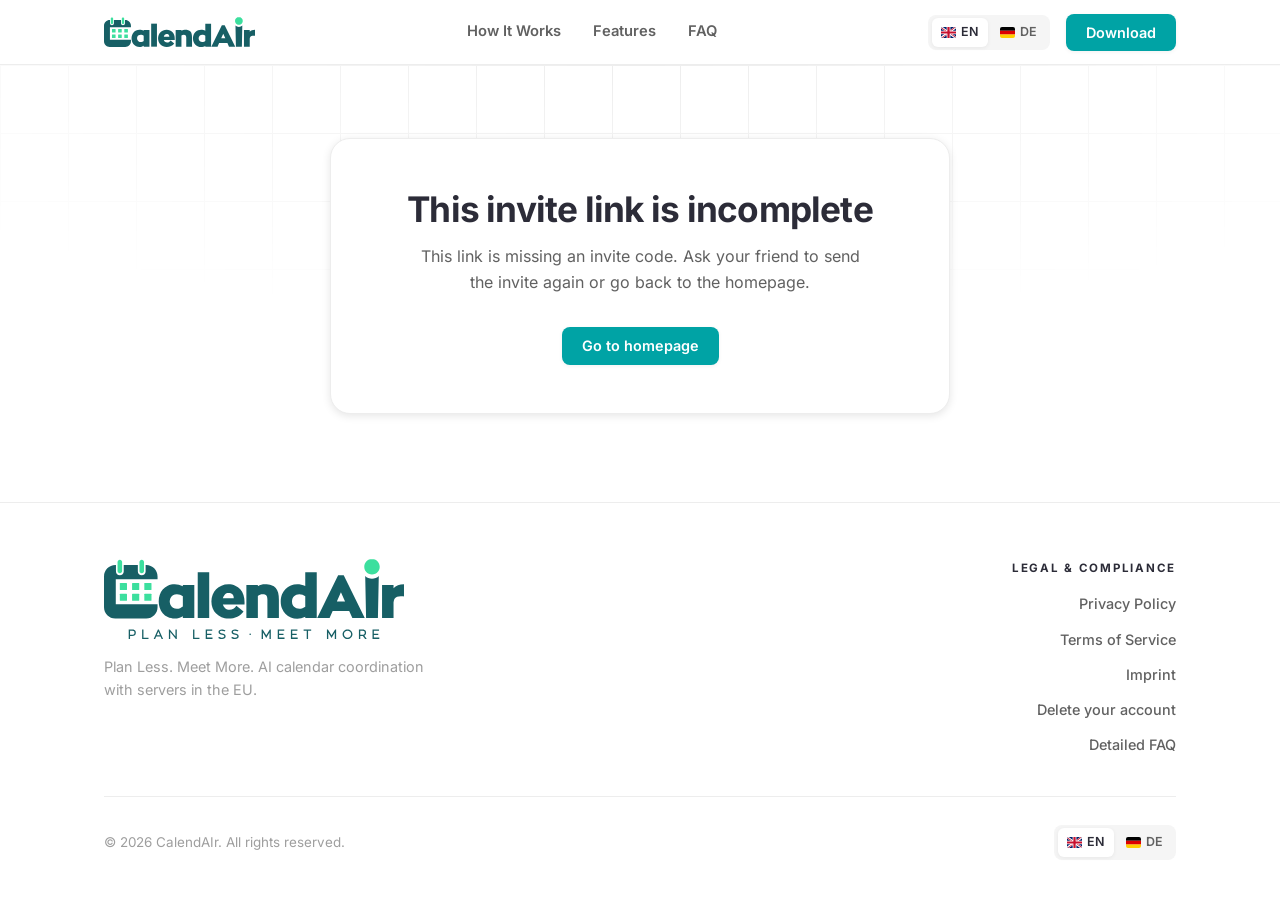
<file: invite/index.html>
<!DOCTYPE html>
<html lang="en">

<head>
  <meta charset="UTF-8">
  <meta name="viewport" content="width=device-width, initial-scale=1.0">
  <title>You're invited to CalendAIr</title>
  <meta name="description" content="Install CalendAIr and use your invite code to connect with a friend.">
  <link rel="stylesheet" href="/assets/fonts.css">
  <link rel="stylesheet" href="/assets/site.css">
  <link rel="icon" type="image/png" href="/assets/favicon-96x96.png" sizes="96x96" />
  <link rel="icon" type="image/svg+xml" href="/assets/favicon.svg" />
  <link rel="shortcut icon" href="/assets/favicon.ico" />
  <link rel="apple-touch-icon" sizes="180x180" href="/assets/apple-touch-icon.png" />
  <meta name="apple-mobile-web-app-title" content="CalendAIr" />
  <link rel="manifest" href="/assets/site.webmanifest" />
</head>

<body>

  <nav class="navbar">
    <div class="container navbar-container">
      <a href="/" class="logo">
        <img src="/assets/logo_without_slogan.svg" alt="CalendAIr Logo" class="nav-logo-img">
      </a>
      <div class="nav-links">
        <a href="/#how-it-works">How It Works</a>
        <a href="/#features">Features</a>
        <a href="/faq.html">FAQ</a>
      </div>
      <div class="nav-actions">
        <nav class="lang-switcher" aria-label="Language switcher">
          <a class="is-active" data-invite-path="/invite/" href="/invite/"><span class="fi fi-gb"></span>EN</a>
          <a data-invite-path="/de/invite/" href="/de/invite/"><span class="fi fi-de"></span>DE</a>
        </nav>
        <a href="/#download" class="btn btn-primary">Download</a>
      </div>
    </div>
  </nav>

  <main class="invite-main">
    <div class="container invite-wrap">
      <section class="invite-card" id="invite-ok" hidden>
        <h1>You're invited to <img src="/assets/logo_without_slogan.svg" alt="CalendAIr" class="invite-title-logo"></h1>
        <p class="invite-from" id="invite-from" data-from-template="{from} wants to connect with you." hidden></p>
        <div class="invite-code-block">
          <span class="invite-code-label">Invite code</span>
          <p class="invite-code" id="invite-code"></p>
        </div>
        <p class="invite-body">Install CalendAIr, then tap this link again or enter the code in the app.</p>
        <div class="store-badges invite-stores" id="download">
          <a class="store-badge" data-store="ios" href="https://apps.apple.com/app/id6755298945" target="_blank"
            rel="noopener">
            <img src="/assets/apple-store-en.svg" alt="Download on the App Store">
          </a>
          <a class="store-badge" data-store="android"
            href="https://play.google.com/store/apps/details?id=com.calendair.calendair_app" target="_blank"
            rel="noopener">
            <img src="/assets/play-store-en.svg" alt="Get it on Google Play">
          </a>
        </div>
        <p class="store-note">After installing, tap the same link you received again or enter the code in the app under Friends → Connect with a friend.</p>
      </section>

      <section class="invite-card" id="invite-missing" hidden>
        <h1>This invite link is incomplete</h1>
        <p class="invite-body">This link is missing an invite code. Ask your friend to send the invite again or go back
          to the homepage.</p>
        <div class="invite-missing-actions">
          <a class="btn btn-primary" href="/">Go to homepage</a>
        </div>
      </section>
    </div>
  </main>

  <footer>
    <div class="container">
      <div class="footer-grid">
        <div class="footer-brand">
          <a href="/" class="logo">
            <img src="/assets/logo-with-slogan.svg" alt="CalendAIr Logo" class="footer-logo-img">
          </a>
          <p>Plan Less. Meet More. AI calendar coordination with servers in the EU.</p>
        </div>
        <div class="footer-links">
          <strong>Legal & Compliance</strong>
          <a href="/privacy-policy.html">Privacy Policy</a>
          <a href="/terms-and-services.html">Terms of Service</a>
          <a href="/imprint.html">Imprint</a>
          <a href="/delete-account.html">Delete your account</a>
          <a href="/faq.html">Detailed FAQ</a>
        </div>
      </div>
      <div class="footer-bottom">
        <span>&copy; <span data-current-year></span> CalendAIr. All rights reserved.</span>
        <nav class="lang-switcher" aria-label="Language switcher bottom">
          <a class="is-active" data-invite-path="/invite/" href="/invite/"><span class="fi fi-gb"></span>EN</a>
          <a data-invite-path="/de/invite/" href="/de/invite/"><span class="fi fi-de"></span>DE</a>
        </nav>
      </div>
    </div>
  </footer>

  <script src="/assets/site.js"></script>
  <script src="/assets/invite.js"></script>
</body>

</html>
</file>
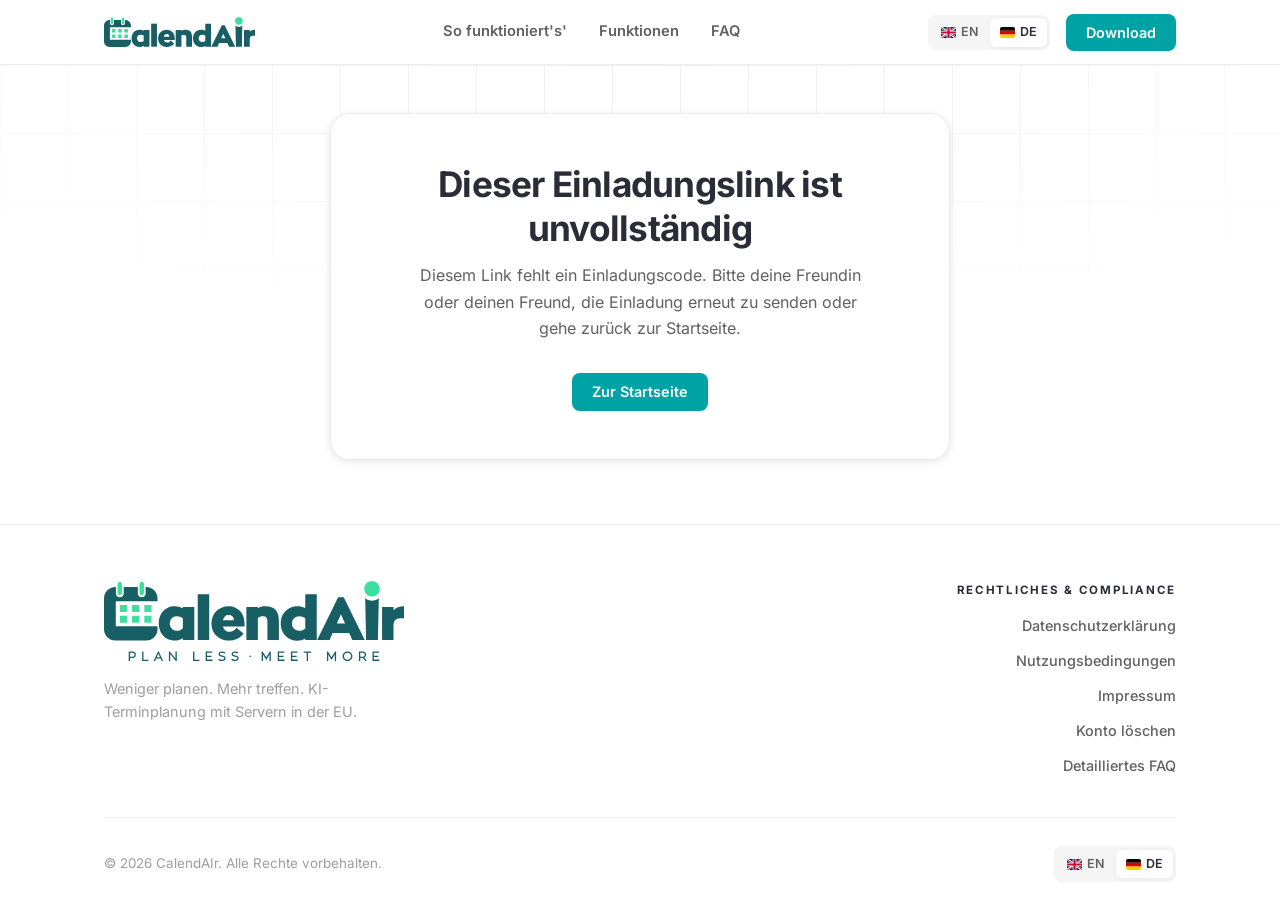
<file: de/invite/index.html>
<!DOCTYPE html>
<html lang="de">

<head>
  <meta charset="UTF-8">
  <meta name="viewport" content="width=device-width, initial-scale=1.0">
  <title>Du wurdest zu CalendAIr eingeladen</title>
  <meta name="description" content="Installiere CalendAIr und nutze deinen Einladungscode, um dich mit einem Freund zu verbinden.">
  <link rel="stylesheet" href="/assets/fonts.css">
  <link rel="stylesheet" href="/assets/site.css">
  <link rel="icon" type="image/png" href="/assets/favicon-96x96.png" sizes="96x96" />
  <link rel="icon" type="image/svg+xml" href="/assets/favicon.svg" />
  <link rel="shortcut icon" href="/assets/favicon.ico" />
  <link rel="apple-touch-icon" sizes="180x180" href="/assets/apple-touch-icon.png" />
  <meta name="apple-mobile-web-app-title" content="CalendAIr" />
  <link rel="manifest" href="/assets/site.webmanifest" />
</head>

<body>

  <nav class="navbar">
    <div class="container navbar-container">
      <a href="/de/" class="logo">
        <img src="/assets/logo_without_slogan.svg" alt="CalendAIr Logo" class="nav-logo-img">
      </a>
      <div class="nav-links">
        <a href="/de/#how-it-works">So funktioniert's'</a>
        <a href="/de/#features">Funktionen</a>
        <a href="/de/faq.html">FAQ</a>
      </div>
      <div class="nav-actions">
        <nav class="lang-switcher" aria-label="Sprachauswahl">
          <a data-invite-path="/invite/" href="/invite/"><span class="fi fi-gb"></span>EN</a>
          <a class="is-active" data-invite-path="/de/invite/" href="/de/invite/"><span class="fi fi-de"></span>DE</a>
        </nav>
        <a href="/de/#download" class="btn btn-primary">Download</a>
      </div>
    </div>
  </nav>

  <main class="invite-main">
    <div class="container invite-wrap">
      <section class="invite-card" id="invite-ok" hidden>
        <h1>Du wurdest zu <img src="/assets/logo_without_slogan.svg" alt="CalendAIr" class="invite-title-logo"> eingeladen</h1>
        <p class="invite-from" id="invite-from" data-from-template="{from} möchte sich mit dir verbinden." hidden></p>
        <div class="invite-code-block">
          <span class="invite-code-label">Einladungscode</span>
          <p class="invite-code" id="invite-code"></p>
        </div>
        <p class="invite-body">Installiere CalendAIr und klicke danach noch einmal auf den Link, den du erhalten hast oder gib den Code direkt in der
          App ein.</p>
        <div class="store-badges invite-stores" id="download">
          <a class="store-badge" data-store="ios" href="https://apps.apple.com/app/id6755298945" target="_blank"
            rel="noopener">
            <img src="/assets/apple-store-de.svg" alt="Laden im App Store">
          </a>
          <a class="store-badge" data-store="android"
            href="https://play.google.com/store/apps/details?id=com.calendair.calendair_app" target="_blank"
            rel="noopener">
            <img src="/assets/play-store-de.svg" alt="Jetzt bei Google Play">
          </a>
        </div>
        <p class="store-note">Verwnede ach der Installation noch mal den Link, den du erhalten hast, oder gib den Code unter Freunde selbst ein.</p>
      </section>

      <section class="invite-card" id="invite-missing" hidden>
        <h1>Dieser Einladungslink ist unvollständig</h1>
        <p class="invite-body">Diesem Link fehlt ein Einladungscode. Bitte deine Freundin oder deinen Freund, die
          Einladung erneut zu senden oder gehe zurück zur Startseite.</p>
        <div class="invite-missing-actions">
          <a class="btn btn-primary" href="/de/">Zur Startseite</a>
        </div>
      </section>
    </div>
  </main>

  <footer>
    <div class="container">
      <div class="footer-grid">
        <div class="footer-brand">
          <a href="/de/" class="logo">
            <img src="/assets/logo-with-slogan.svg" alt="CalendAIr Logo" class="footer-logo-img">
          </a>
          <p>Weniger planen. Mehr treffen. KI-Terminplanung mit Servern in der EU.</p>
        </div>
        <div class="footer-links">
          <strong>Rechtliches & Compliance</strong>
          <a href="/de/datenschutzerklaerung.html">Datenschutzerklärung</a>
          <a href="/de/nutzungsbedingungen.html">Nutzungsbedingungen</a>
          <a href="/de/impressum.html">Impressum</a>
          <a href="/de/konto-loeschen.html">Konto löschen</a>
          <a href="/de/faq.html">Detailliertes FAQ</a>
        </div>
      </div>
      <div class="footer-bottom">
        <span>&copy; <span data-current-year></span> CalendAIr. Alle Rechte vorbehalten.</span>
        <nav class="lang-switcher" aria-label="Sprachauswahl unten">
          <a data-invite-path="/invite/" href="/invite/"><span class="fi fi-gb"></span>EN</a>
          <a class="is-active" data-invite-path="/de/invite/" href="/de/invite/"><span class="fi fi-de"></span>DE</a>
        </nav>
      </div>
    </div>
  </footer>

  <script src="/assets/site.js"></script>
  <script src="/assets/invite.js"></script>
</body>

</html>
</file>
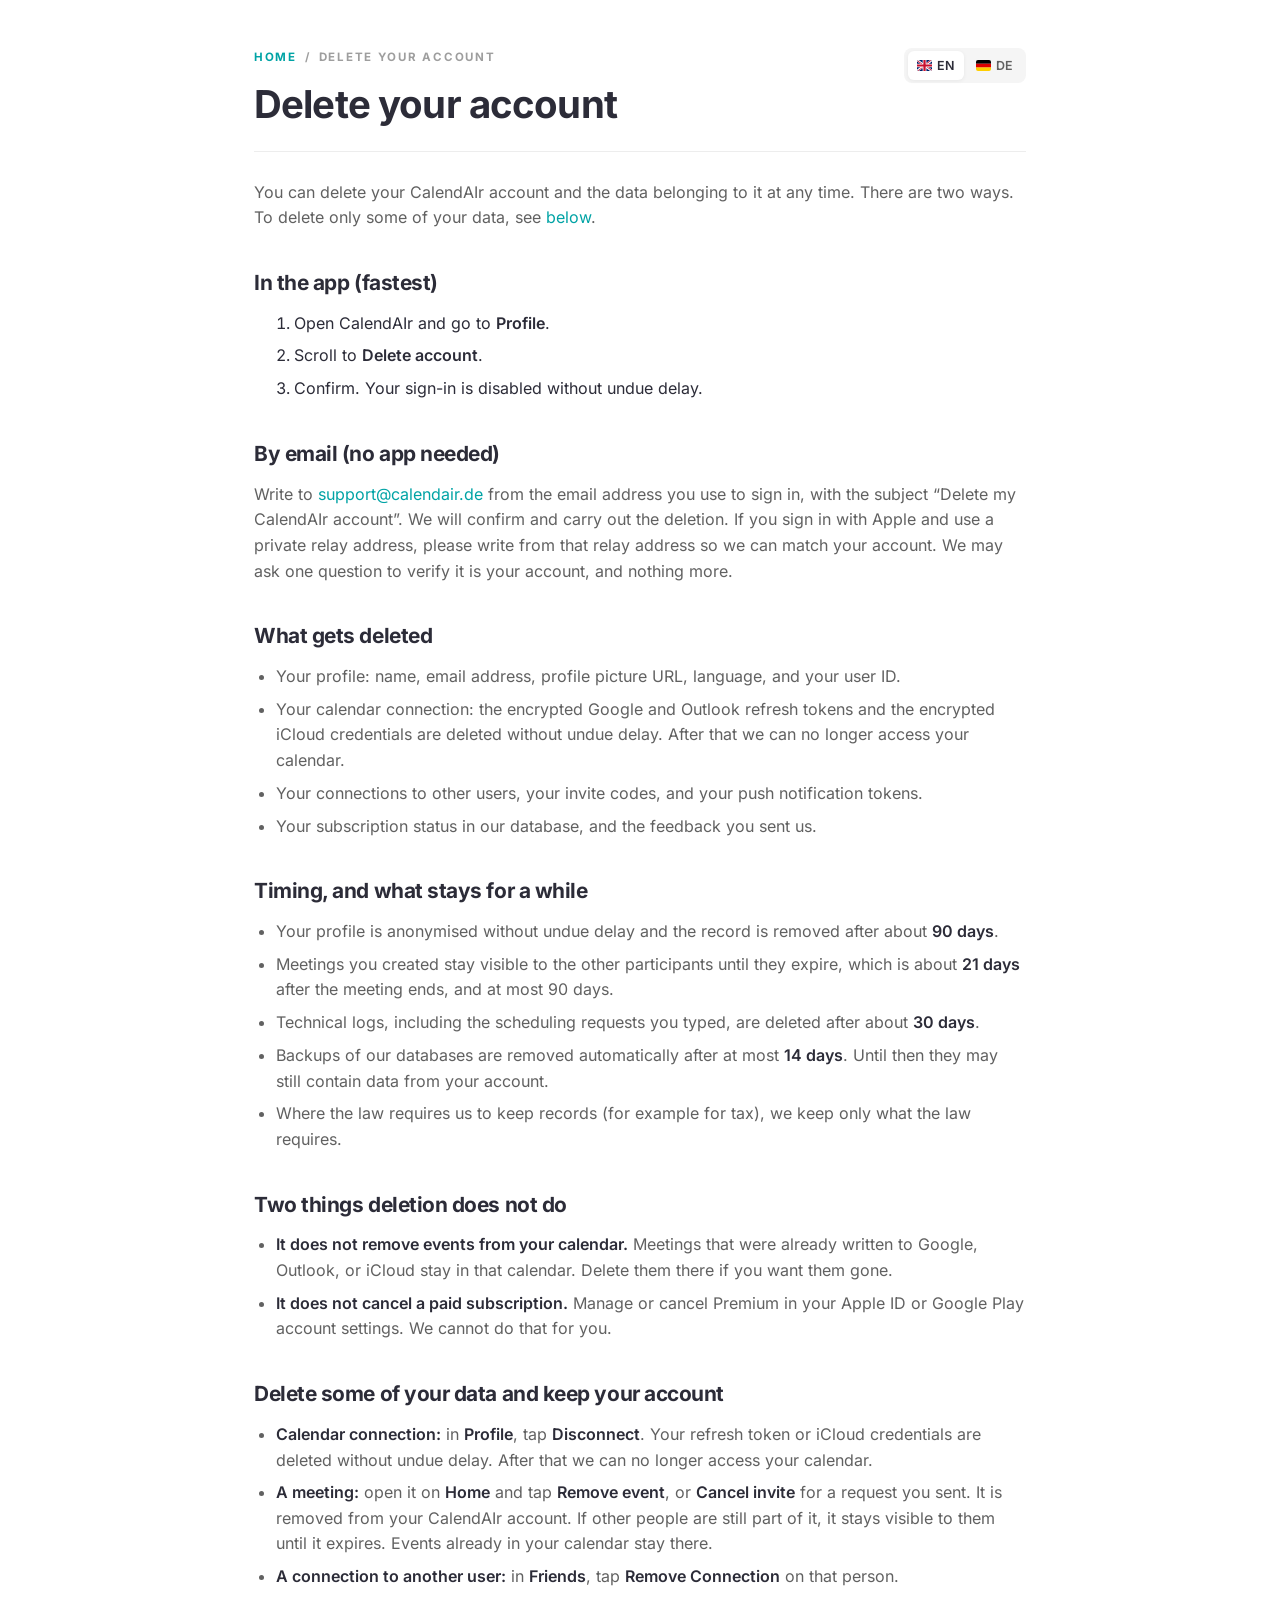
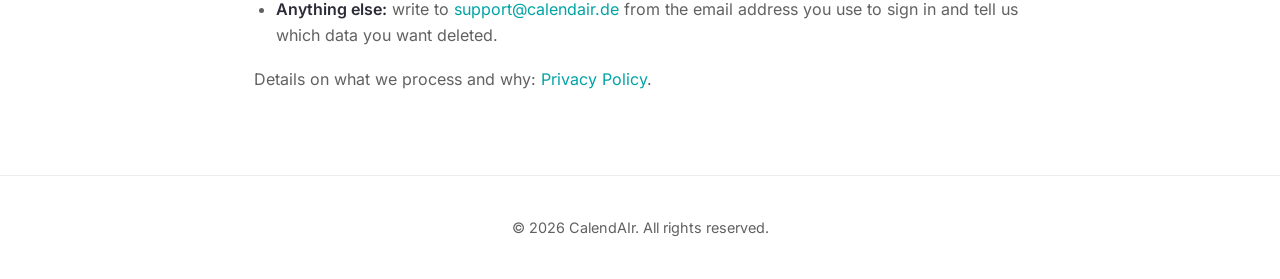
<file: delete-account.html>
<!DOCTYPE html>
<html lang="en">

<head>
  <meta charset="UTF-8">
  <meta name="viewport" content="width=device-width, initial-scale=1.0">
  <title>Delete your account | CalendAIr</title>
  <meta name="description" content="How to delete your CalendAIr account and the associated data, in the app or by email.">
  <link rel="stylesheet" href="/assets/fonts.css">
  <link rel="stylesheet" href="/assets/site.css">
  <link rel="icon" type="image/png" href="/assets/favicon-96x96.png" sizes="96x96" />
  <link rel="icon" type="image/svg+xml" href="/assets/favicon.svg" />
  <link rel="shortcut icon" href="/assets/favicon.ico" />
  <link rel="apple-touch-icon" sizes="180x180" href="/assets/apple-touch-icon.png" />
  <meta name="apple-mobile-web-app-title" content="CalendAIr Web" />
  <link rel="manifest" href="/assets/site.webmanifest" />
</head>

<body>
  <main class="page">
    <div class="page-head">
      <div>
        <div class="breadcrumbs">
          <a href="/">Home</a>
          <span>/</span>
          <span>Delete your account</span>
        </div>
        <h1>Delete your account</h1>
      </div>
      <nav class="lang-switcher" aria-label="Language switcher">
        <a class="is-active" href="/delete-account.html"><span class="fi fi-gb"></span>EN</a>
        <a href="/de/konto-loeschen.html"><span class="fi fi-de"></span>DE</a>
      </nav>
    </div>

    <section class="legal">
      <p>You can delete your CalendAIr account and the data belonging to it at any time. There are two ways. To delete only some of your data, see <a href="#partial">below</a>.</p>

      <h2>In the app (fastest)</h2>
      <ol>
        <li>Open CalendAIr and go to <strong>Profile</strong>.</li>
        <li>Scroll to <strong>Delete account</strong>.</li>
        <li>Confirm. Your sign-in is disabled without undue delay.</li>
      </ol>

      <h2>By email (no app needed)</h2>
      <p>Write to <a href="mailto:support@calendair.de?subject=Delete%20my%20CalendAIr%20account">support@calendair.de</a>
        from the email address you use to sign in, with the subject &ldquo;Delete my CalendAIr account&rdquo;. We will
        confirm and carry out the deletion. If you sign in with Apple and use a private relay address, please write from
        that relay address so we can match your account. We may ask one question to verify it is your account, and
        nothing more.</p>

      <h2>What gets deleted</h2>
      <ul>
        <li>Your profile: name, email address, profile picture URL, language, and your user ID.</li>
        <li>Your calendar connection: the encrypted Google and Outlook refresh tokens and the encrypted iCloud
          credentials are deleted without undue delay. After that we can no longer access your calendar.</li>
        <li>Your connections to other users, your invite codes, and your push notification tokens.</li>
        <li>Your subscription status in our database, and the feedback you sent us.</li>
      </ul>

      <h2>Timing, and what stays for a while</h2>
      <ul>
        <li>Your profile is anonymised without undue delay and the record is removed after about <strong>90 days</strong>.</li>
        <li>Meetings you created stay visible to the other participants until they expire, which is about
          <strong>21 days</strong> after the meeting ends, and at most 90 days.</li>
        <li>Technical logs, including the scheduling requests you typed, are deleted after about <strong>30 days</strong>.</li>
        <li>Backups of our databases are removed automatically after at most <strong>14 days</strong>. Until then they may
          still contain data from your account.</li>
        <li>Where the law requires us to keep records (for example for tax), we keep only what the law requires.</li>
      </ul>

      <h2>Two things deletion does not do</h2>
      <ul>
        <li><strong>It does not remove events from your calendar.</strong> Meetings that were already written to Google,
          Outlook, or iCloud stay in that calendar. Delete them there if you want them gone.</li>
        <li><strong>It does not cancel a paid subscription.</strong> Manage or cancel Premium in your Apple ID or Google
          Play account settings. We cannot do that for you.</li>
      </ul>

      <h2 id="partial">Delete some of your data and keep your account</h2>
      <ul>
        <li><strong>Calendar connection:</strong> in <strong>Profile</strong>, tap <strong>Disconnect</strong>. Your
          refresh token or iCloud credentials are deleted without undue delay. After that we can no longer access your
          calendar.</li>
        <li><strong>A meeting:</strong> open it on <strong>Home</strong> and tap <strong>Remove event</strong>, or
          <strong>Cancel invite</strong> for a request you sent. It is removed from your CalendAIr account. If other
          people are still part of it, it stays visible to them until it expires. Events already in your calendar stay
          there.</li>
        <li><strong>A connection to another user:</strong> in <strong>Friends</strong>, tap <strong>Remove
          Connection</strong> on that person.</li>
        <li><strong>Anything else:</strong> write to <a href="mailto:support@calendair.de?subject=Delete%20some%20of%20my%20data">support@calendair.de</a>
          from the email address you use to sign in and tell us which data you want deleted.</li>
      </ul>

      <p>Details on what we process and why: <a href="/privacy-policy.html">Privacy Policy</a>.</p>
    </section>
  </main>

  <footer class="footer-simple">
    <div class="container">
      &copy; <span data-current-year></span> CalendAIr. All rights reserved.
    </div>
  </footer>

  <script src="/assets/site.js"></script>
</body>

</html>
</file>
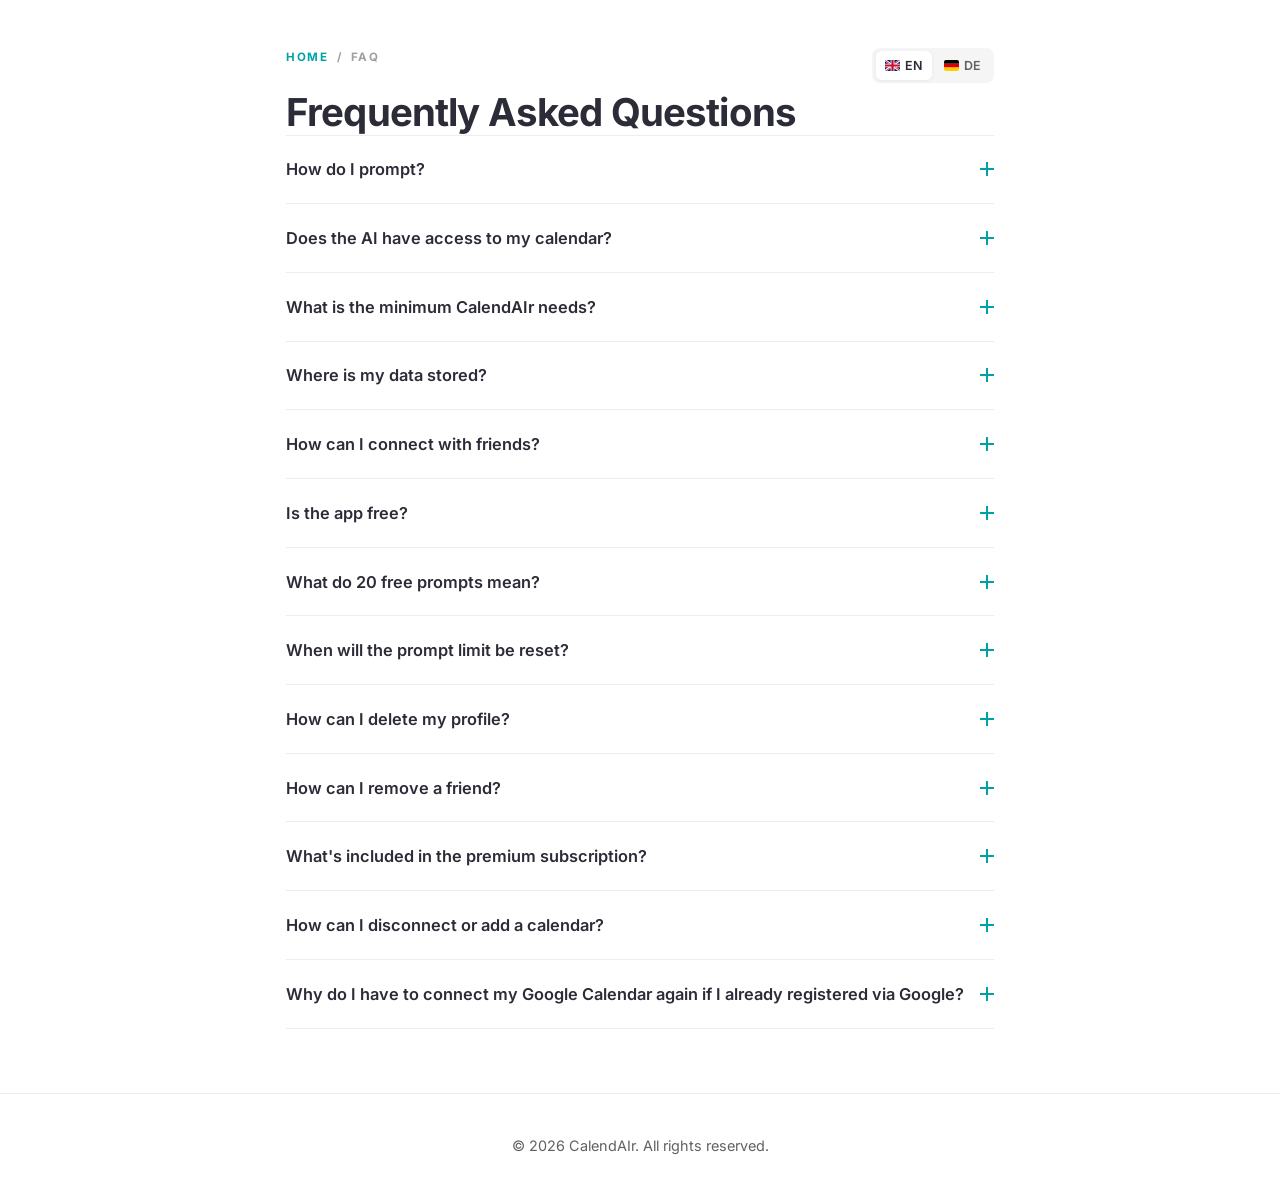
<file: faq.html>
<!DOCTYPE html>
<html lang="en">

<head>
  <meta charset="UTF-8">
  <meta name="viewport" content="width=device-width, initial-scale=1.0">
  <title>FAQ | CalendAIr</title>
  <link rel="stylesheet" href="/assets/fonts.css">
  <link rel="stylesheet" href="/assets/site.css">
  <link rel="icon" type="image/png" href="/assets/favicon-96x96.png" sizes="96x96" />
  <link rel="icon" type="image/svg+xml" href="/assets/favicon.svg" />
  <link rel="shortcut icon" href="/assets/favicon.ico" />
  <link rel="apple-touch-icon" sizes="180x180" href="/assets/apple-touch-icon.png" />
  <meta name="apple-mobile-web-app-title" content="CalendAIr Web" />
  <link rel="manifest" href="/assets/site.webmanifest" />
</head>

<body>
  <main class="page">
    <div style="display:flex; justify-content:space-between; align-items:flex-start; gap:1rem;">
      <div>
        <div class="breadcrumbs">
          <a href="/">Home</a>
          <span>/</span>
          <span>FAQ</span>
        </div>
        <h1>Frequently Asked Questions</h1>
      </div>
      <nav class="lang-switcher" aria-label="Language switcher">
        <a class="is-active" href="/faq.html"><span class="fi fi-gb"></span>EN</a>
        <a href="/de/faq.html"><span class="fi fi-de"></span>DE</a>
      </nav>
    </div>

    <section class="faq">
      <details id="how-to-prompt">
        <summary>How do I prompt?</summary>
        <div class="faq-answer">
          <p>To plan the perfect meetup with your friends, CalendAIr just needs to know two simple things:
            <strong>When</strong> you'd like to meet (e.g. "friday in the next 2 weeks") and <strong>how long</strong>
            you want to hang out (e.g. "for two hours").
          </p>

          <p><strong>Need some inspiration?</strong></p>
          <ul>
            <li>Find a dinner slot for me and Jack on a friday next month for about two hours.</li>
            <li>I want to grab a coffee with Jacky this week between 2 and 3 pm.</li>
          </ul>

        </div>
      </details>
      <details id="access-to-calendar">
        <summary>Does the AI have access to my calendar?</summary>
        <div class="faq-answer">
          <p>No. The AI only interprets the text you type (for example &ldquo;friday afternoon next week&rdquo;) and turns
            it into time windows. It never receives details from your calendar. Finding the free slots is done by CalendAIr
            itself, using only the free/busy times of your existing events. We do not store the titles, notes, locations
            or attendee lists of those events. Meetings you create in CalendAIr are stored, because we have to show them
            to the people you invite and create the events in your calendar.</p>
        </div>
      </details>
      <details id="minimal-data">
        <summary>What is the minimum CalendAIr needs?</summary>
        <div class="faq-answer">
          <p>Three things, and no more:</p>
          <ul>
            <li><strong>From your sign-in:</strong> email address and name. If you sign in with Apple and hide your
              address, we only get Apple's relay address.</li>
            <li><strong>From your calendar:</strong> when your events start and end. Titles, notes, locations and
              attendee lists do come along when we fetch them, but we do not store them.</li>
            <li><strong>An invite code</strong> to connect you with someone.</li>
          </ul>
          <p>Everything else only appears through use: the meetings you create, a push token if you allow
            notifications, your subscription status if you buy Premium. Usage analytics and personalised ads run only
            with your consent, and the app stays fully usable without them.</p>
        </div>
      </details>
      <details id="where-data">
        <summary>Where is my data stored?</summary>
        <div class="faq-answer">
          <p>Our servers are in the EU, specifically in Frankfurt am Main (Amazon Web Services). That is where your
            account, your connections and the meetings you create live.</p>
          <p>Some features necessarily run through the providers behind them and may be processed outside the EU: calendar
            access through Google, Microsoft or Apple, the time suggestions through Google Gemini, push notifications
            through Google and Apple, ads through Google. Exactly what is transmitted, and what we rely on for it, is
            set out in the <a href="/privacy-policy.html#c3-transfers">Privacy Policy</a>.</p>
        </div>
      </details>
      <details id="connect-friends">
        <summary>How can I connect with friends?</summary>
        <div class="faq-answer">
          <p>To connect with your friends, go to the „Friends“ tab and click the button „Connect with Friend“. Here you
            can either generate a code for a friend and send it to them. Or if you have received a code you can insert
            it in the „Invite Code“ field and start your first meetup with CalendAIr.</p>
        </div>
      </details>
      <details id="is-free">
        <summary>Is the app free?</summary>
        <div class="faq-answer">
          <p>Yes, CalendAIr is free to use. As a free user you get 20 prompts per month, one connected calendar and one
            invitee per meeting and the app shows ads. Premium removes the prompt limit and raises the calendar and
            invitee limits. The current price and duration are shown in the App Store or Google Play before you buy.</p>
        </div>
      </details>
      <details id="free-prompts-meaning">
        <summary>What do 20 free prompts mean?</summary>
        <div class="faq-answer">
          <p>Every prompt is one request you send to CalendAIr to find a slot. Free users get 20 per month; with Premium
            there is no prompt limit.</p>
        </div>
      </details>
      <details id="prompt-limit-reset">
        <summary>When will the prompt limit be reset?</summary>
        <div class="faq-answer">
          <p>The prompt limit resets every 30 days. You then have 20 new prompts.</p>

        </div>
      </details>
      <details id="delete-profile">
        <summary>How can I delete my profile?</summary>
        <div class="faq-answer">
          <p>We are sad to see you go! Your profile can be deleted on your profile page and you can also request
            deletion without the app via <a href="/delete-account.html">Delete your account</a>. Please remember two
            things:
            Meetings with your friends, that are already in your calendar, won’t be removed from your calendar by
            deleting your account. We also don’t have access to your Android or Apple subscriptions. If you have a
            premium account you have to end your subscription in your phone settings.</p>
        </div>
      </details>
      <details id="remove-friend">
        <summary>How can I remove a friend?</summary>
        <div class="faq-answer">
          <p>To remove a friend, go to the friends tap in CalendAIr and click on the three buttons next to the friend
            you want to remove. By choosing “remove connection” your friend is disconnected and can no longer send
            meeting requests to you.</p>
        </div>
      </details>
      <details id="premium-features">
        <summary>What's included in the premium subscription?</summary>
        <div class="faq-answer">
          <p>Premium removes the monthly prompt limit, lets you connect more calendars, invite more people to a
            meeting and removes the ads. The limits that apply are shown in the app.</p>
        </div>
      </details>
      <details id="manage-calendar">
        <summary>How can I disconnect or add a calendar?</summary>
        <div class="faq-answer">
          <p>Go to your profile in the app to manage your calendars.</p>
        </div>
      </details>
      <details id="google-calendar-reconnect">
        <summary>Why do I have to connect my Google Calendar again if I already registered via Google?</summary>
        <div class="faq-answer">
          <p>Signing up with Google only helps us create your CalendAIr account quickly and securely. Connecting your
            Google Calendar is a separate step. CalendAIr is designed to give you as much freedom and control as
            possible.</p>
          <p>That’s why we never access your calendar unless you explicitly allow it.</p>
          <p>You decide if and when you want to connect your calendar and you can revoke access anytime in your profile.
          </p>
        </div>
      </details>
    </section>
  </main>

  <footer class="footer-simple">
    <div class="container">
      &copy; <span data-current-year></span> CalendAIr. All rights reserved.
    </div>
  </footer>

  <script src="/assets/site.js"></script>
</body>

</html>
</file>
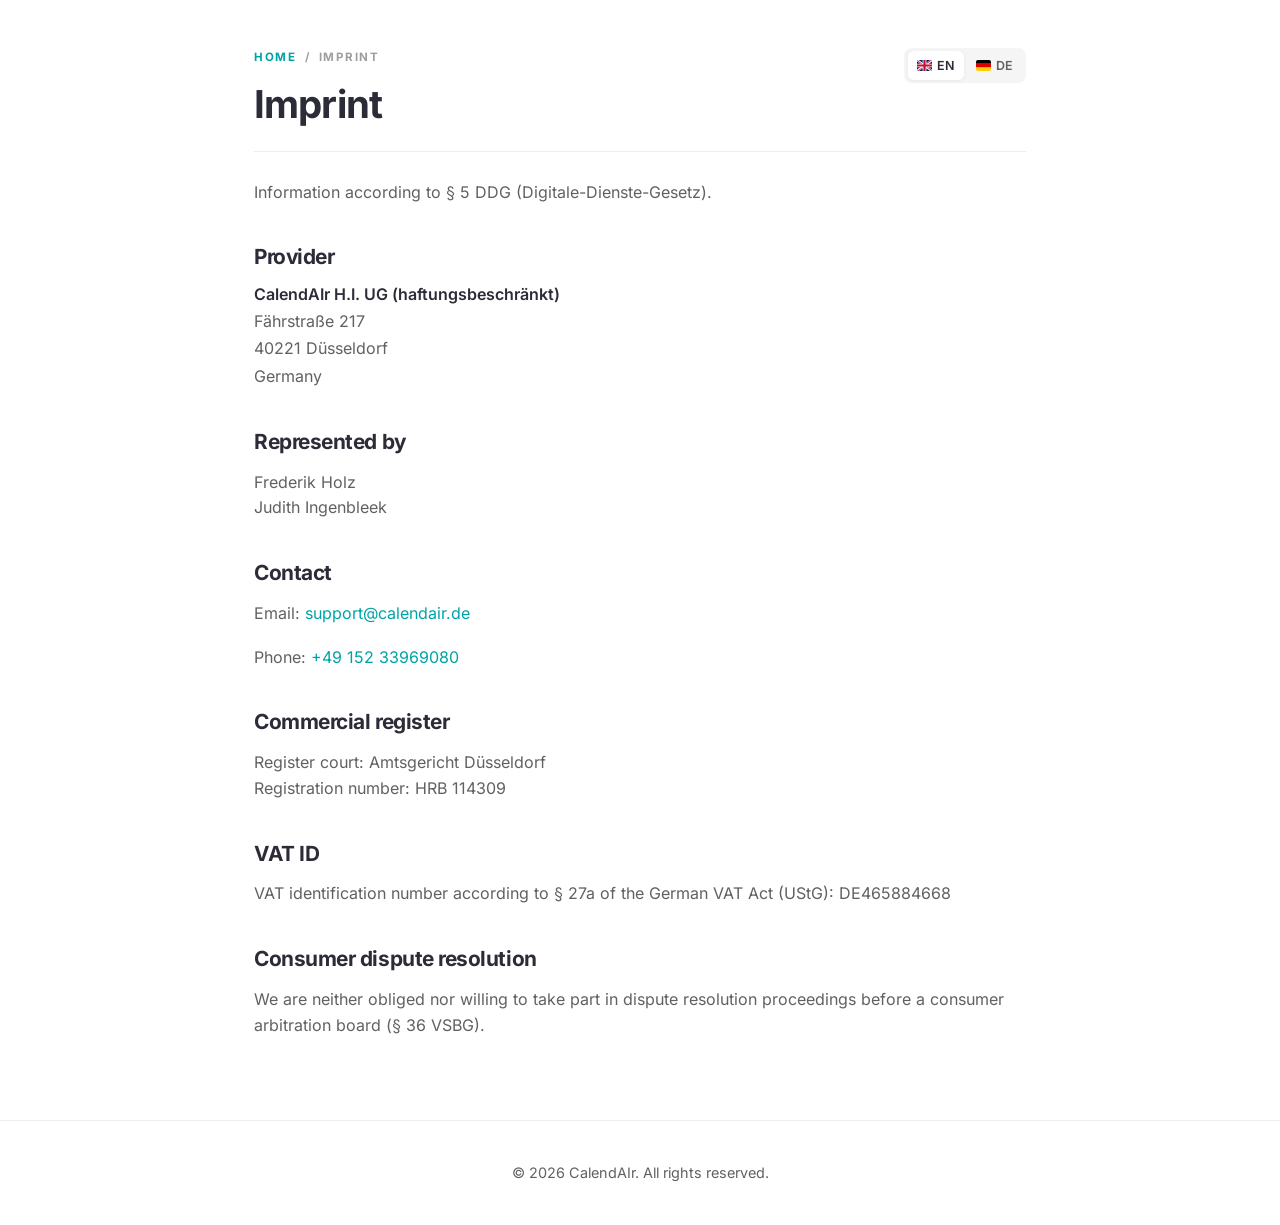
<file: imprint.html>
<!DOCTYPE html>
<html lang="en">

<head>
  <meta charset="UTF-8">
  <meta name="viewport" content="width=device-width, initial-scale=1.0">
  <title>Imprint | CalendAIr</title>
  <meta name="description" content="Legal notice for CalendAIr H.I. UG (haftungsbeschränkt) according to § 5 DDG.">
  <link rel="stylesheet" href="/assets/fonts.css">
  <link rel="stylesheet" href="/assets/site.css">
  <link rel="icon" type="image/png" href="/assets/favicon-96x96.png" sizes="96x96" />
  <link rel="icon" type="image/svg+xml" href="/assets/favicon.svg" />
  <link rel="shortcut icon" href="/assets/favicon.ico" />
  <link rel="apple-touch-icon" sizes="180x180" href="/assets/apple-touch-icon.png" />
  <meta name="apple-mobile-web-app-title" content="CalendAIr Web" />
  <link rel="manifest" href="/assets/site.webmanifest" />
</head>

<body>
  <main class="page">
    <div class="page-head">
      <div>
        <div class="breadcrumbs">
          <a href="/">Home</a>
          <span>/</span>
          <span>Imprint</span>
        </div>
        <h1>Imprint</h1>
      </div>
      <nav class="lang-switcher" aria-label="Language switcher">
        <a class="is-active" href="/imprint.html"><span class="fi fi-gb"></span>EN</a>
        <a href="/de/impressum.html"><span class="fi fi-de"></span>DE</a>
      </nav>
    </div>

    <section class="legal">
      <p>Information according to § 5 DDG (Digitale-Dienste-Gesetz).</p>

      <h2>Provider</h2>
      <address>
        <strong>CalendAIr H.I. UG (haftungsbeschränkt)</strong><br>
        Fährstraße 217<br>
        40221 Düsseldorf<br>
        Germany
      </address>

      <h2>Represented by</h2>
      <p>Frederik Holz<br>Judith Ingenbleek</p>

      <h2>Contact</h2>
      <p>Email: <a href="mailto:support@calendair.de">support@calendair.de</a></p>
      <p>Phone: <a href="tel:+4915233969080">+49 152 33969080</a></p>

      <h2>Commercial register</h2>
      <p>Register court: Amtsgericht Düsseldorf<br>Registration number: HRB 114309</p>

      <h2>VAT ID</h2>
      <p>VAT identification number according to § 27a of the German VAT Act (UStG): DE465884668</p>

      <h2>Consumer dispute resolution</h2>
      <p>We are neither obliged nor willing to take part in dispute resolution proceedings before a consumer arbitration
        board (§ 36 VSBG).</p>
    </section>
  </main>

  <footer class="footer-simple">
    <div class="container">
      &copy; <span data-current-year></span> CalendAIr. All rights reserved.
    </div>
  </footer>

  <script src="/assets/site.js"></script>
</body>

</html>
</file>
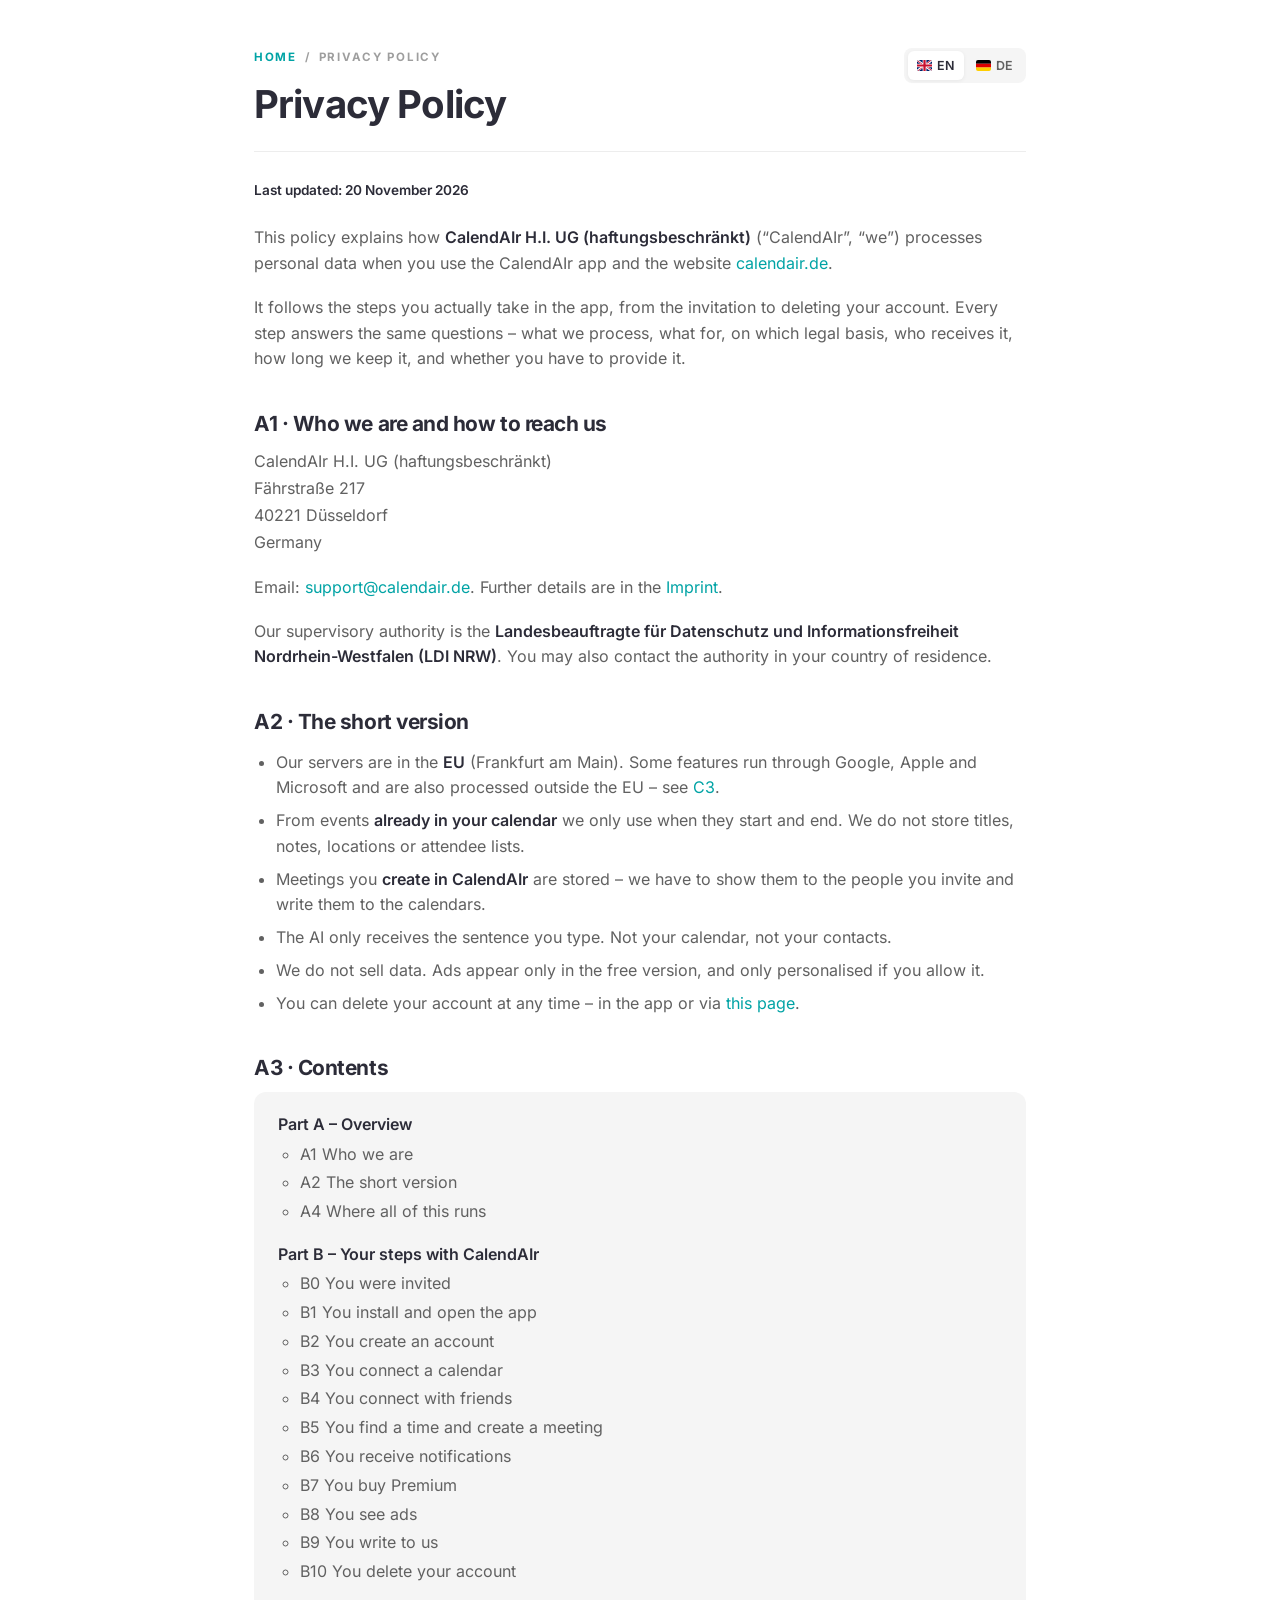
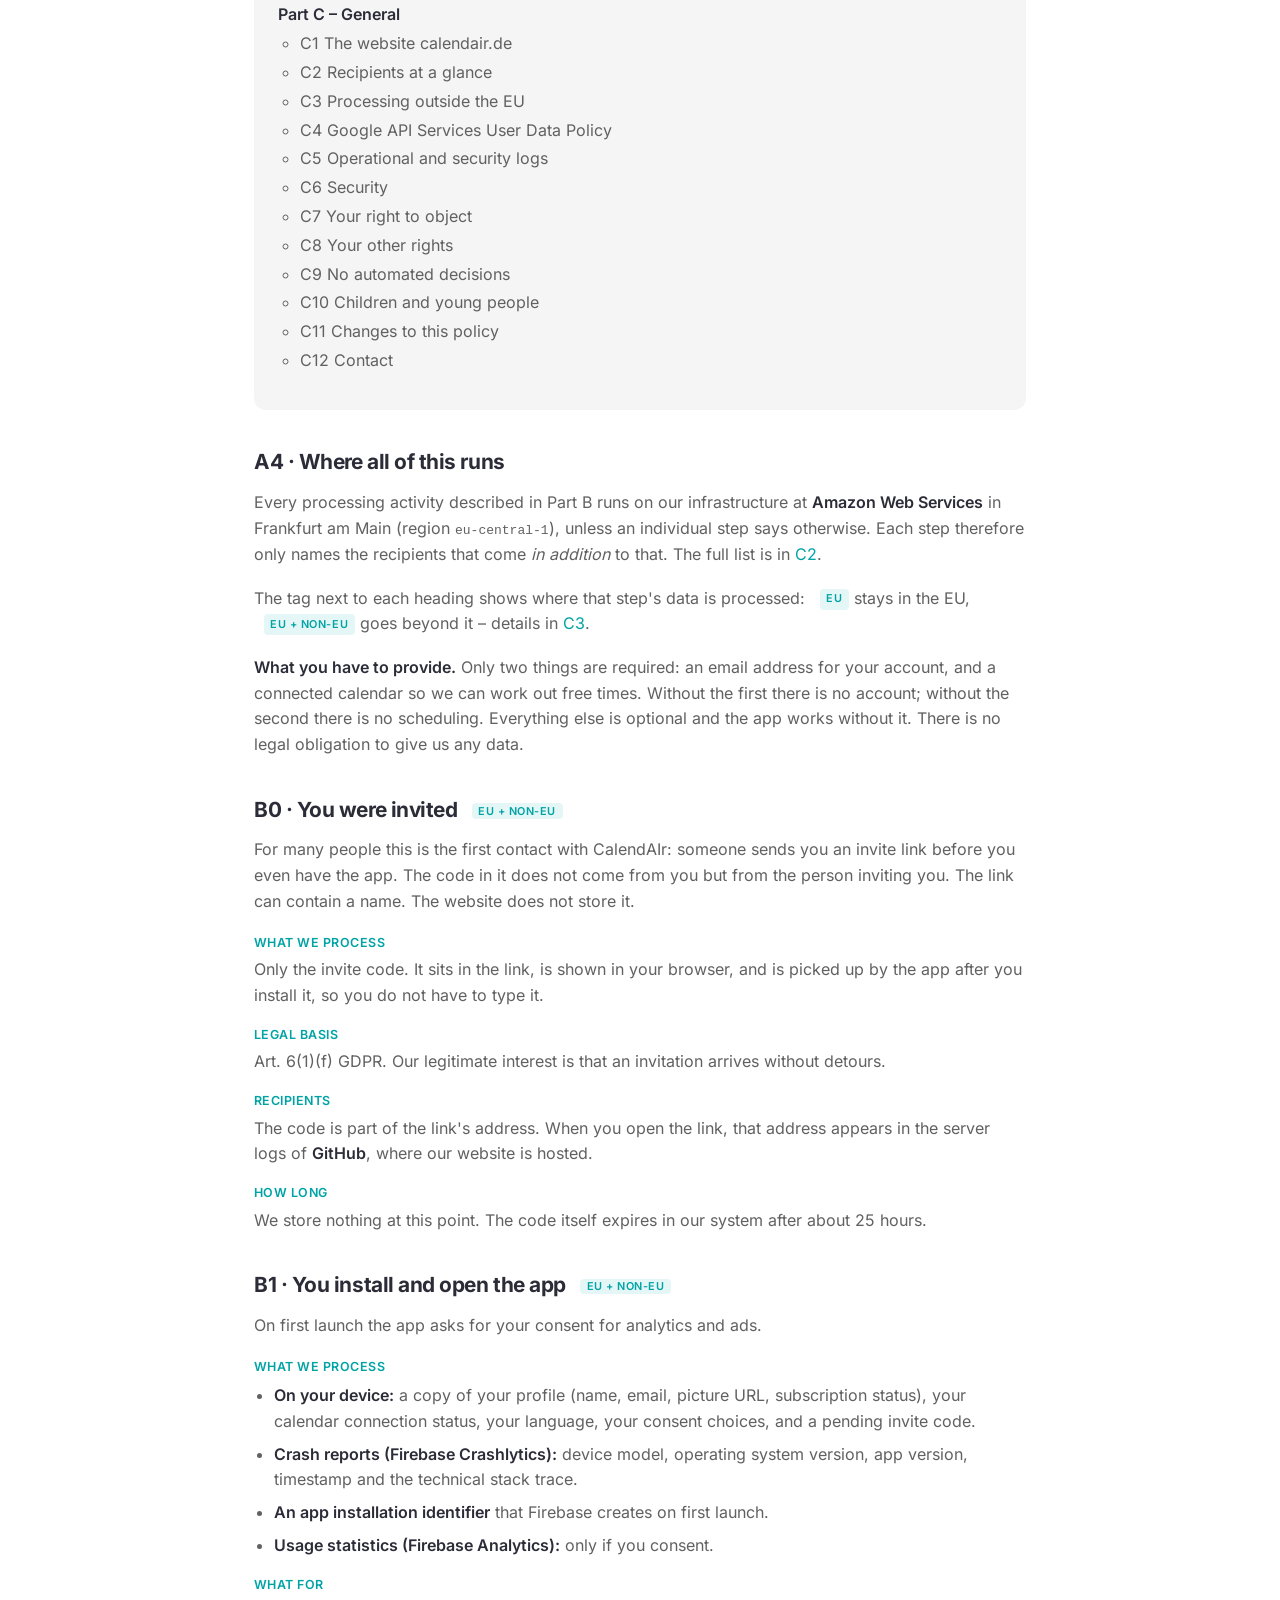
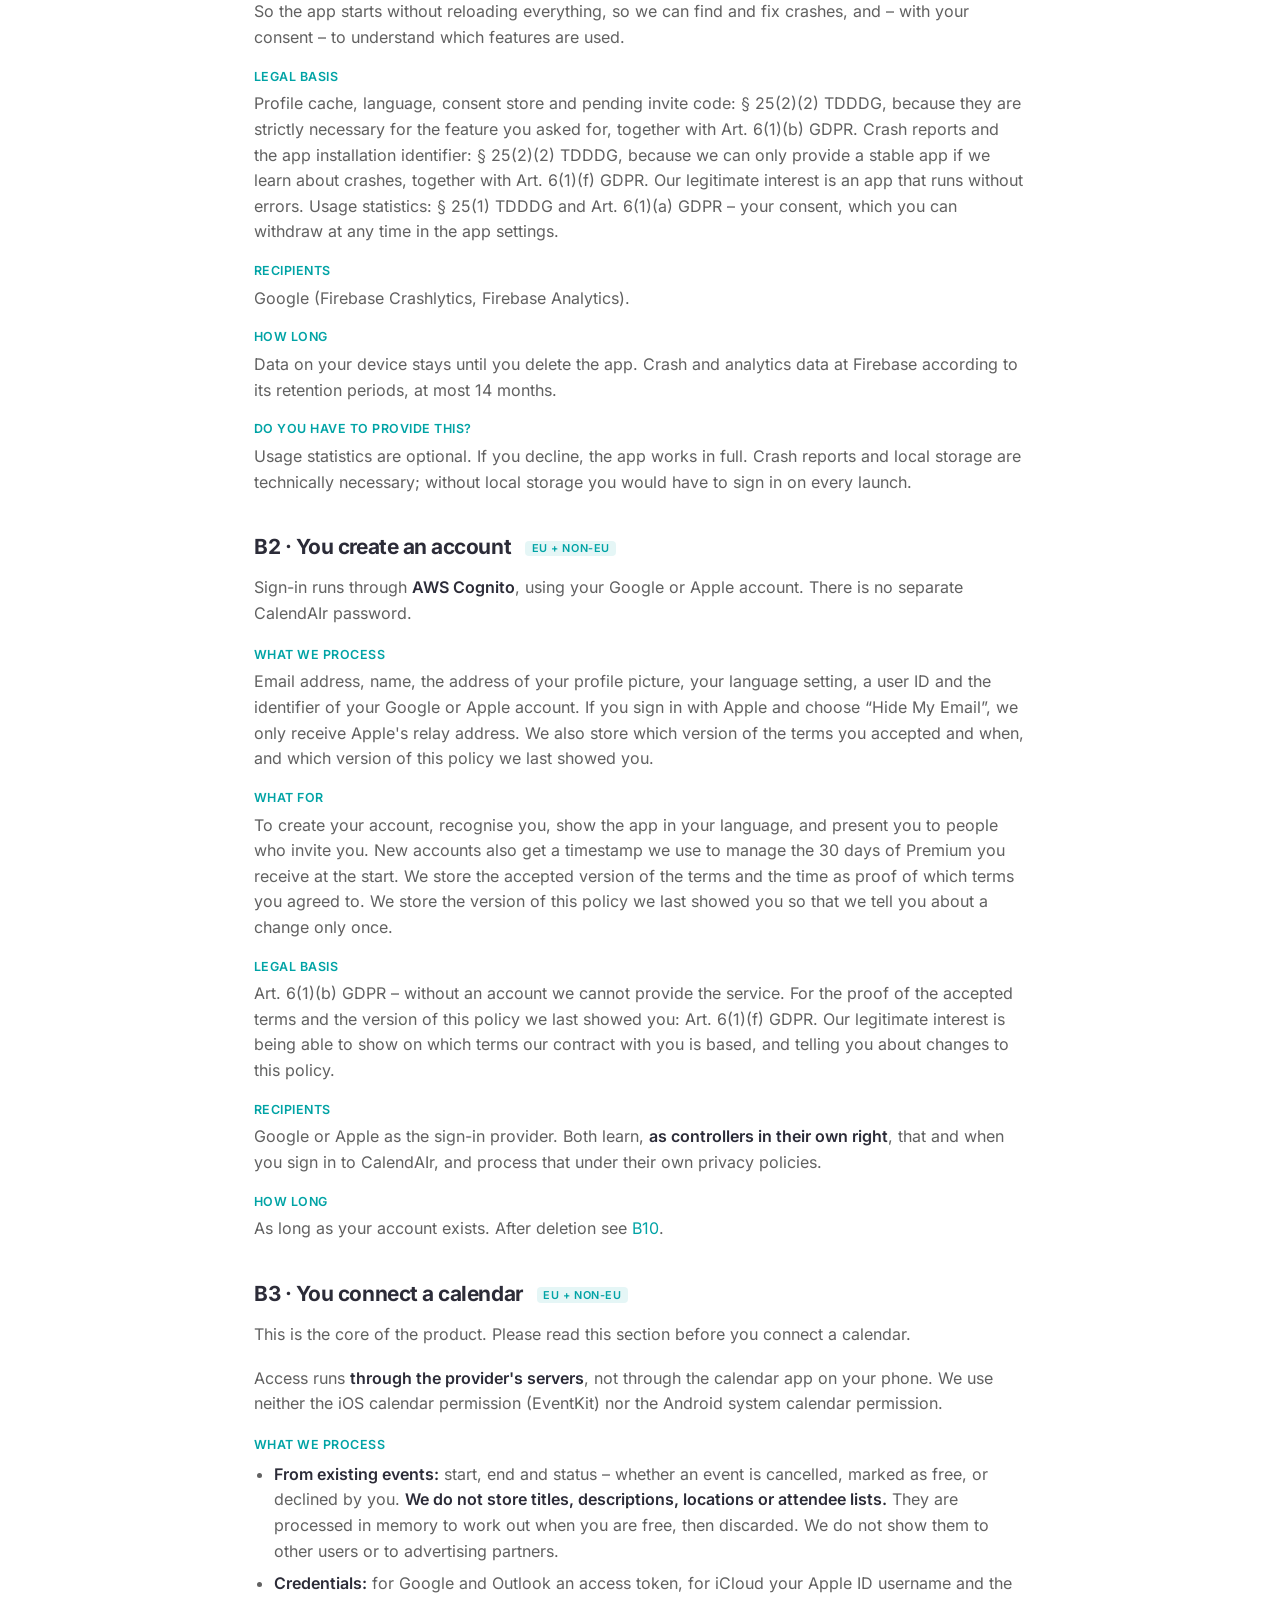
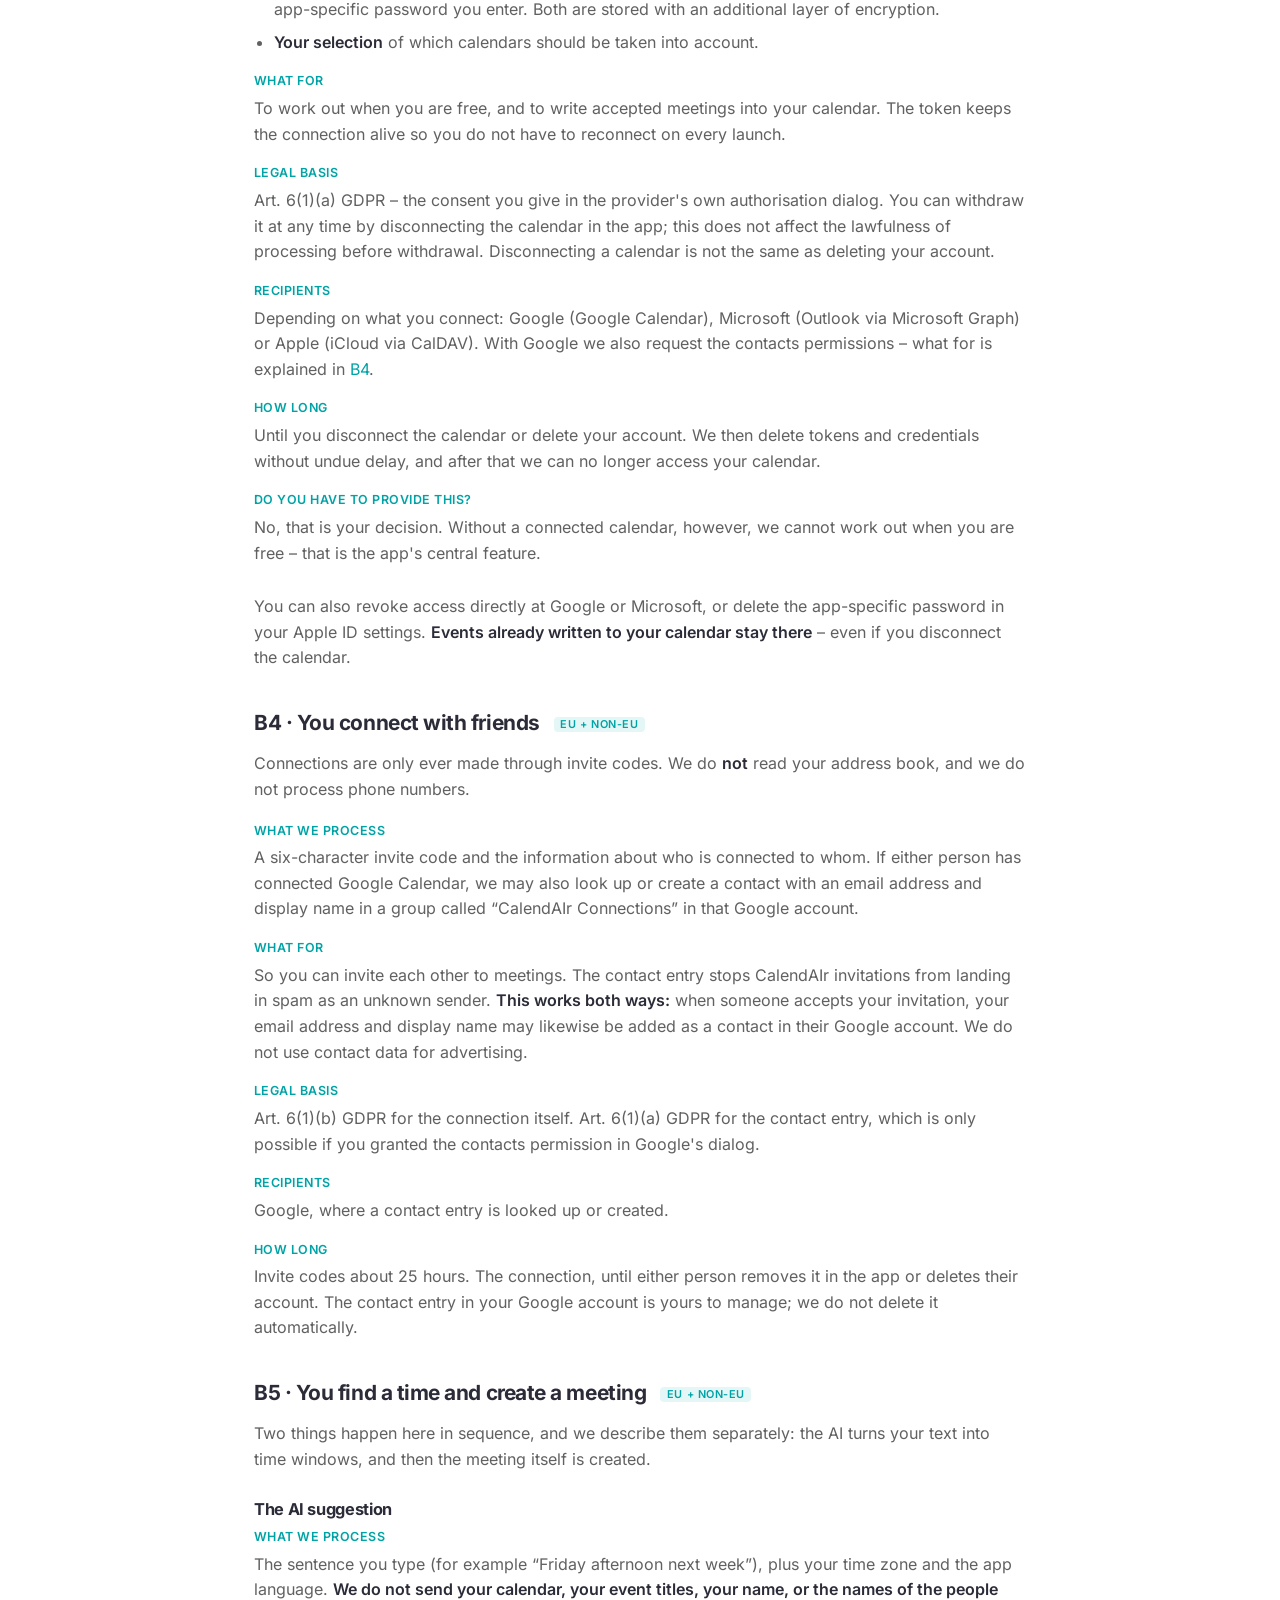
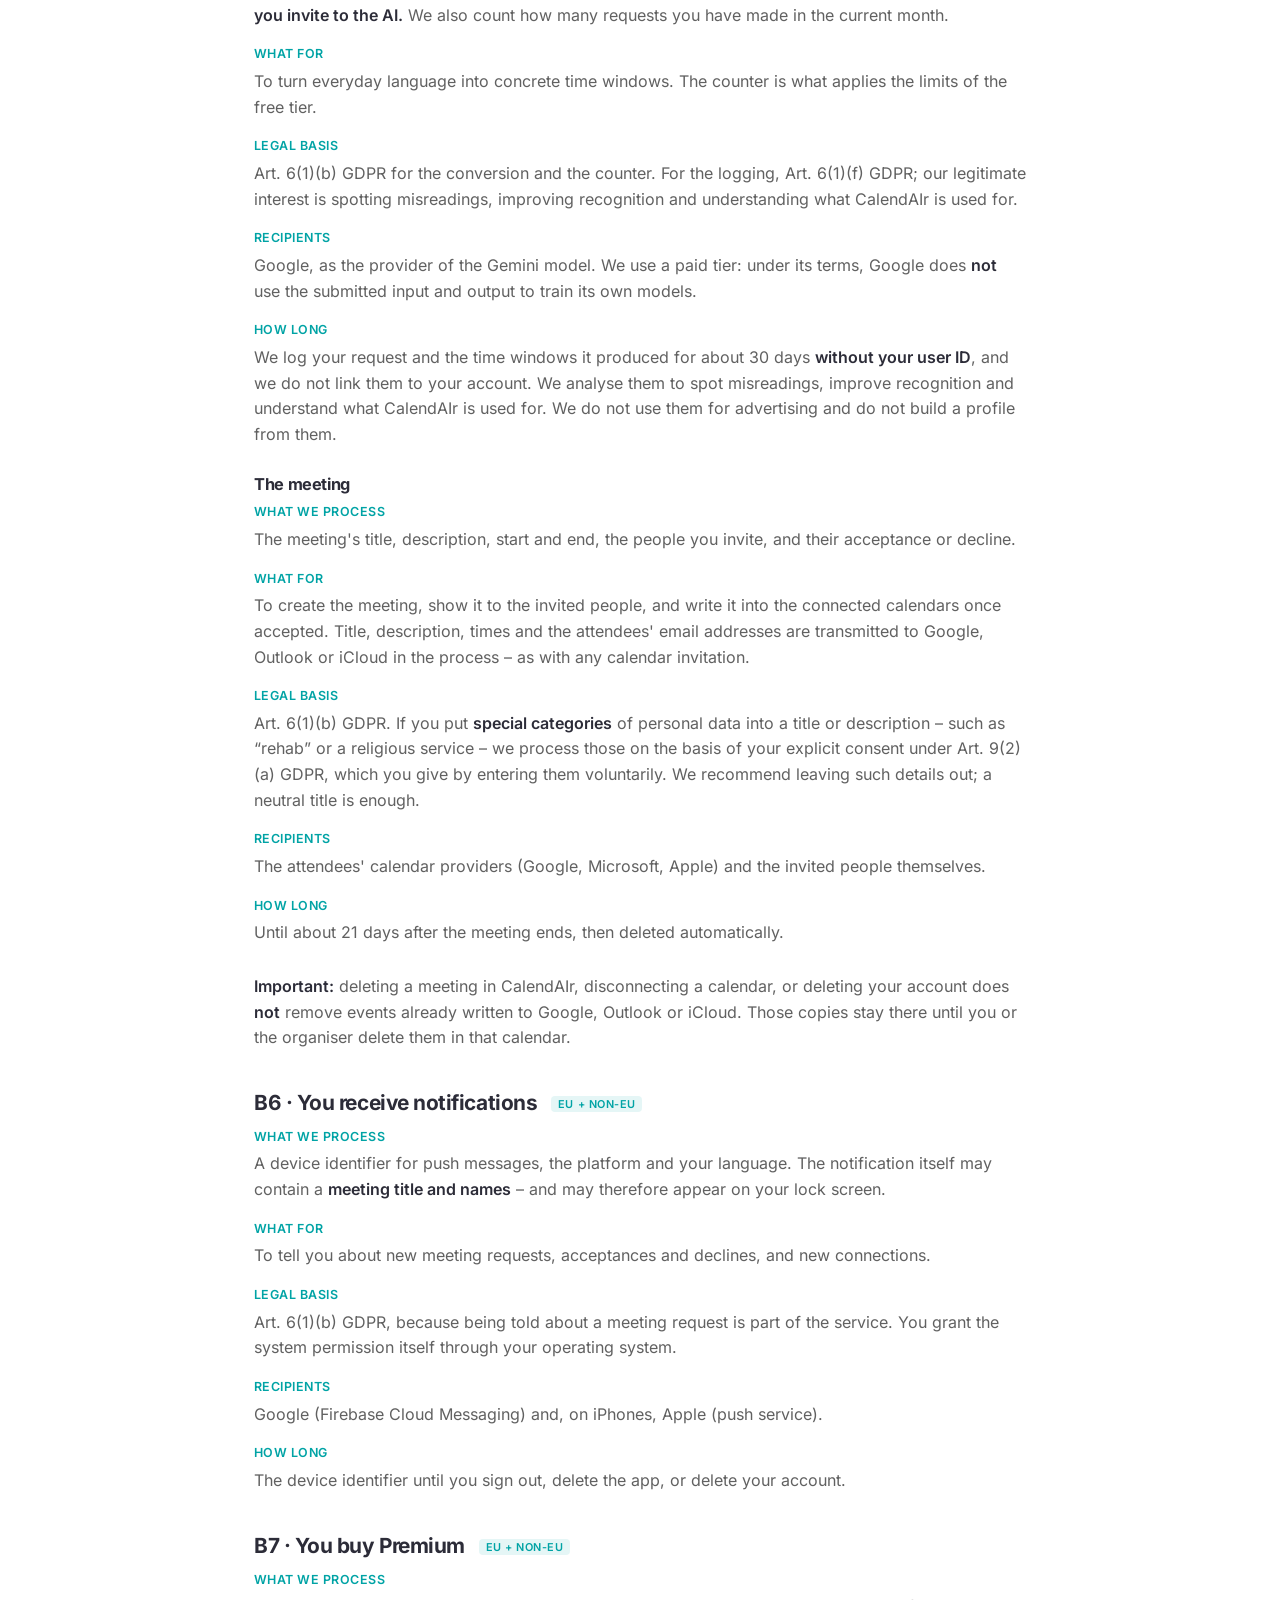
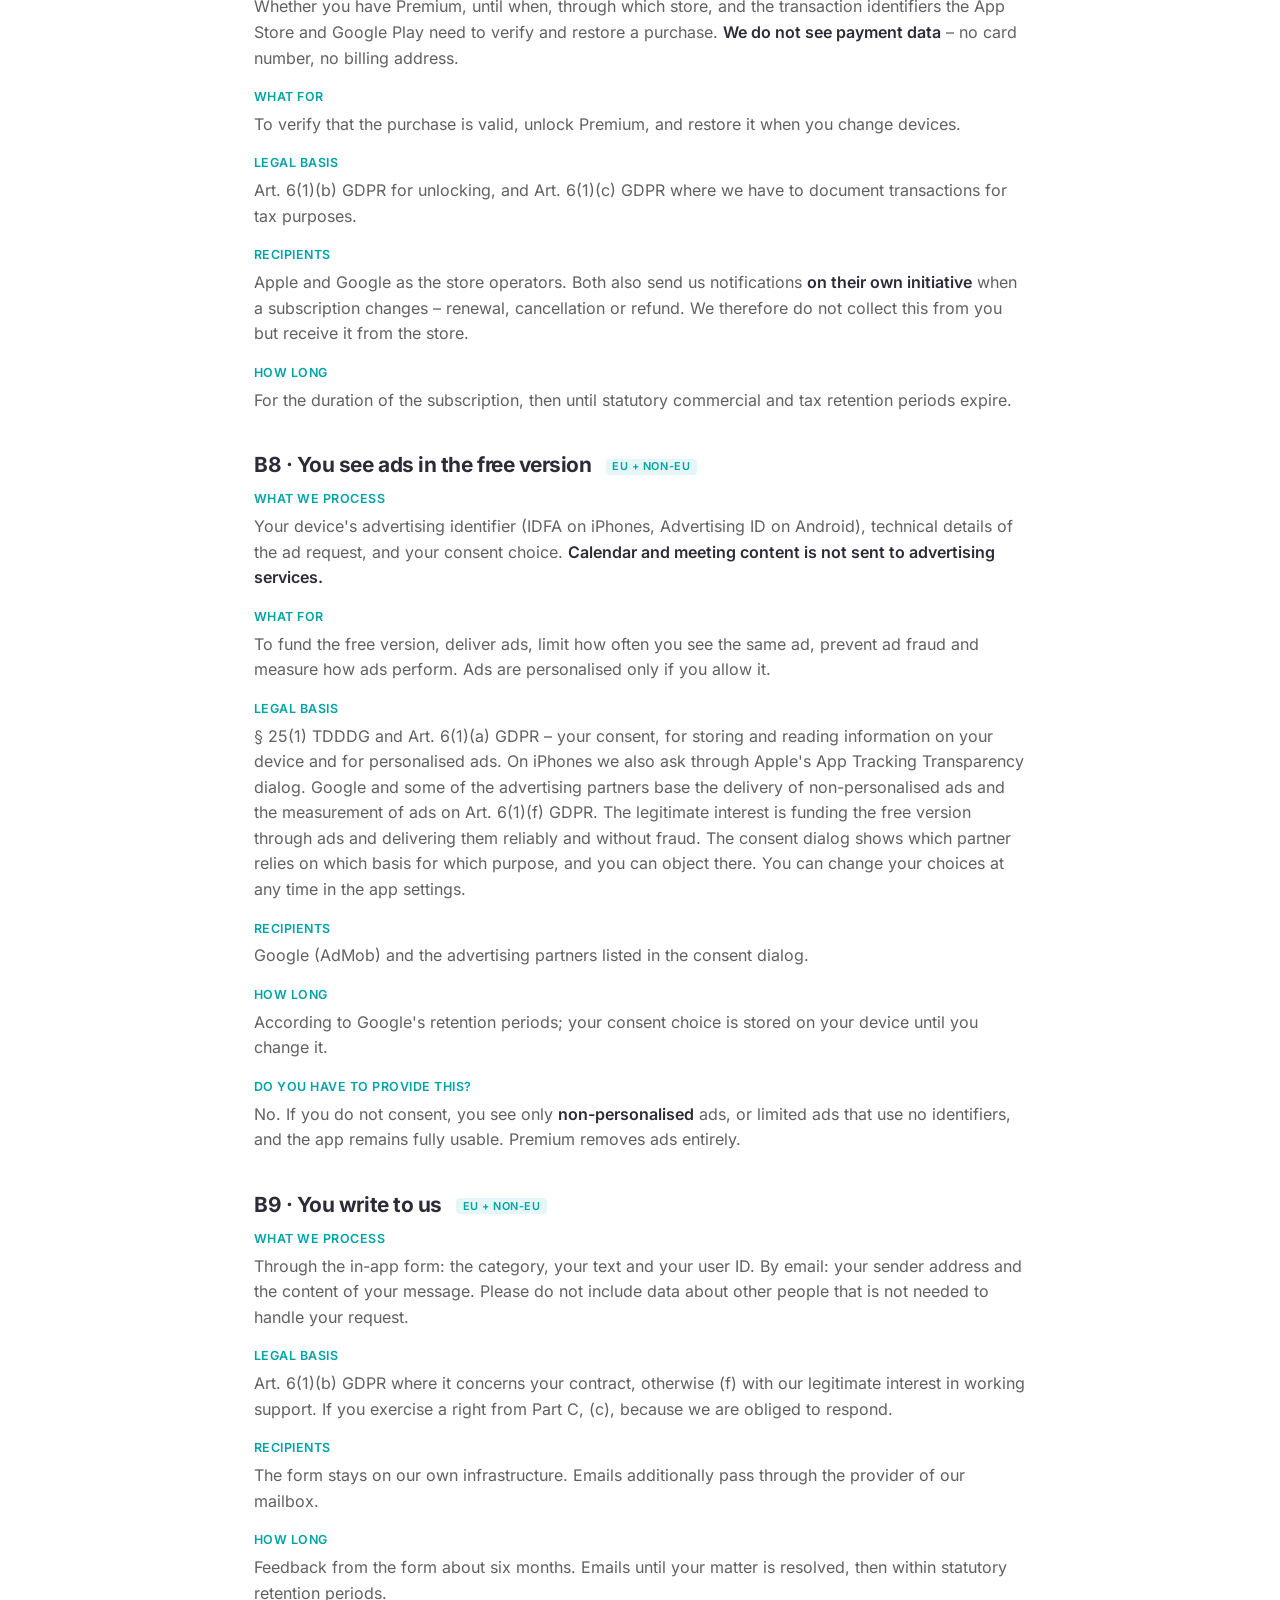
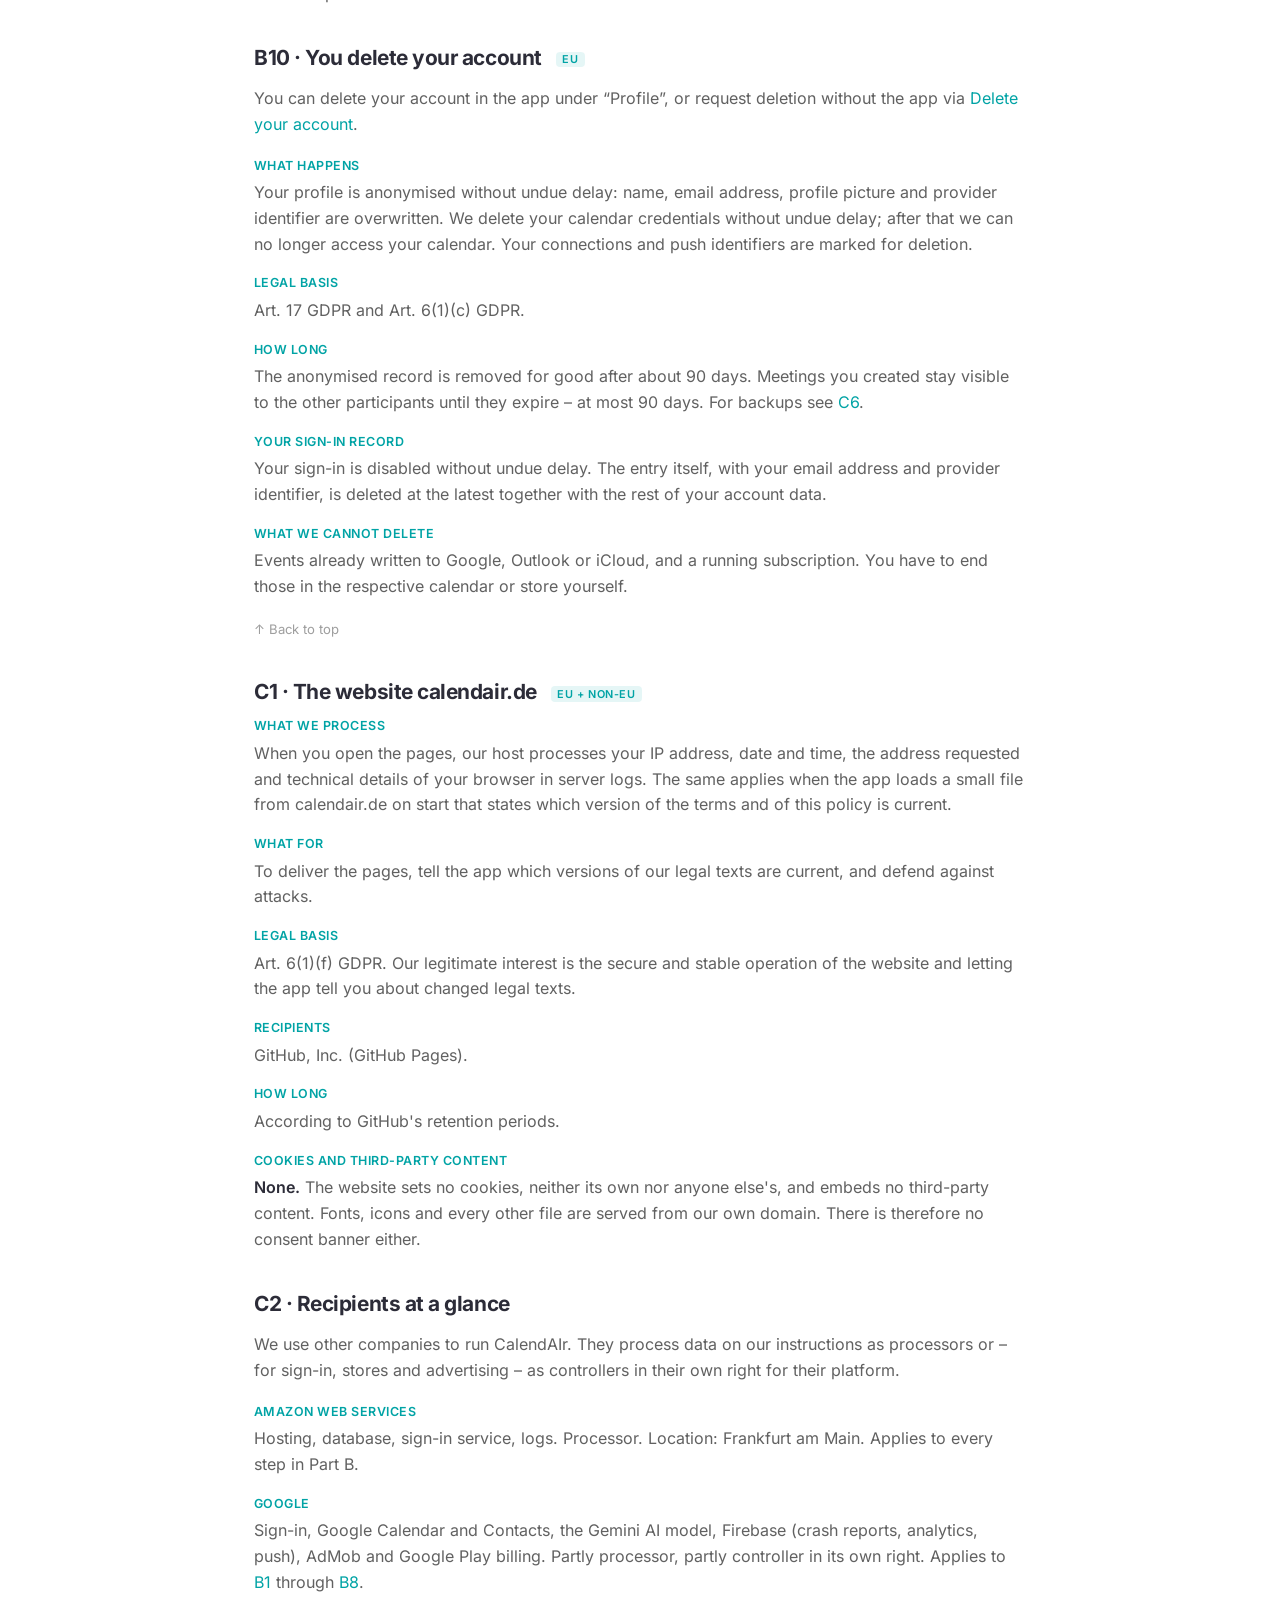
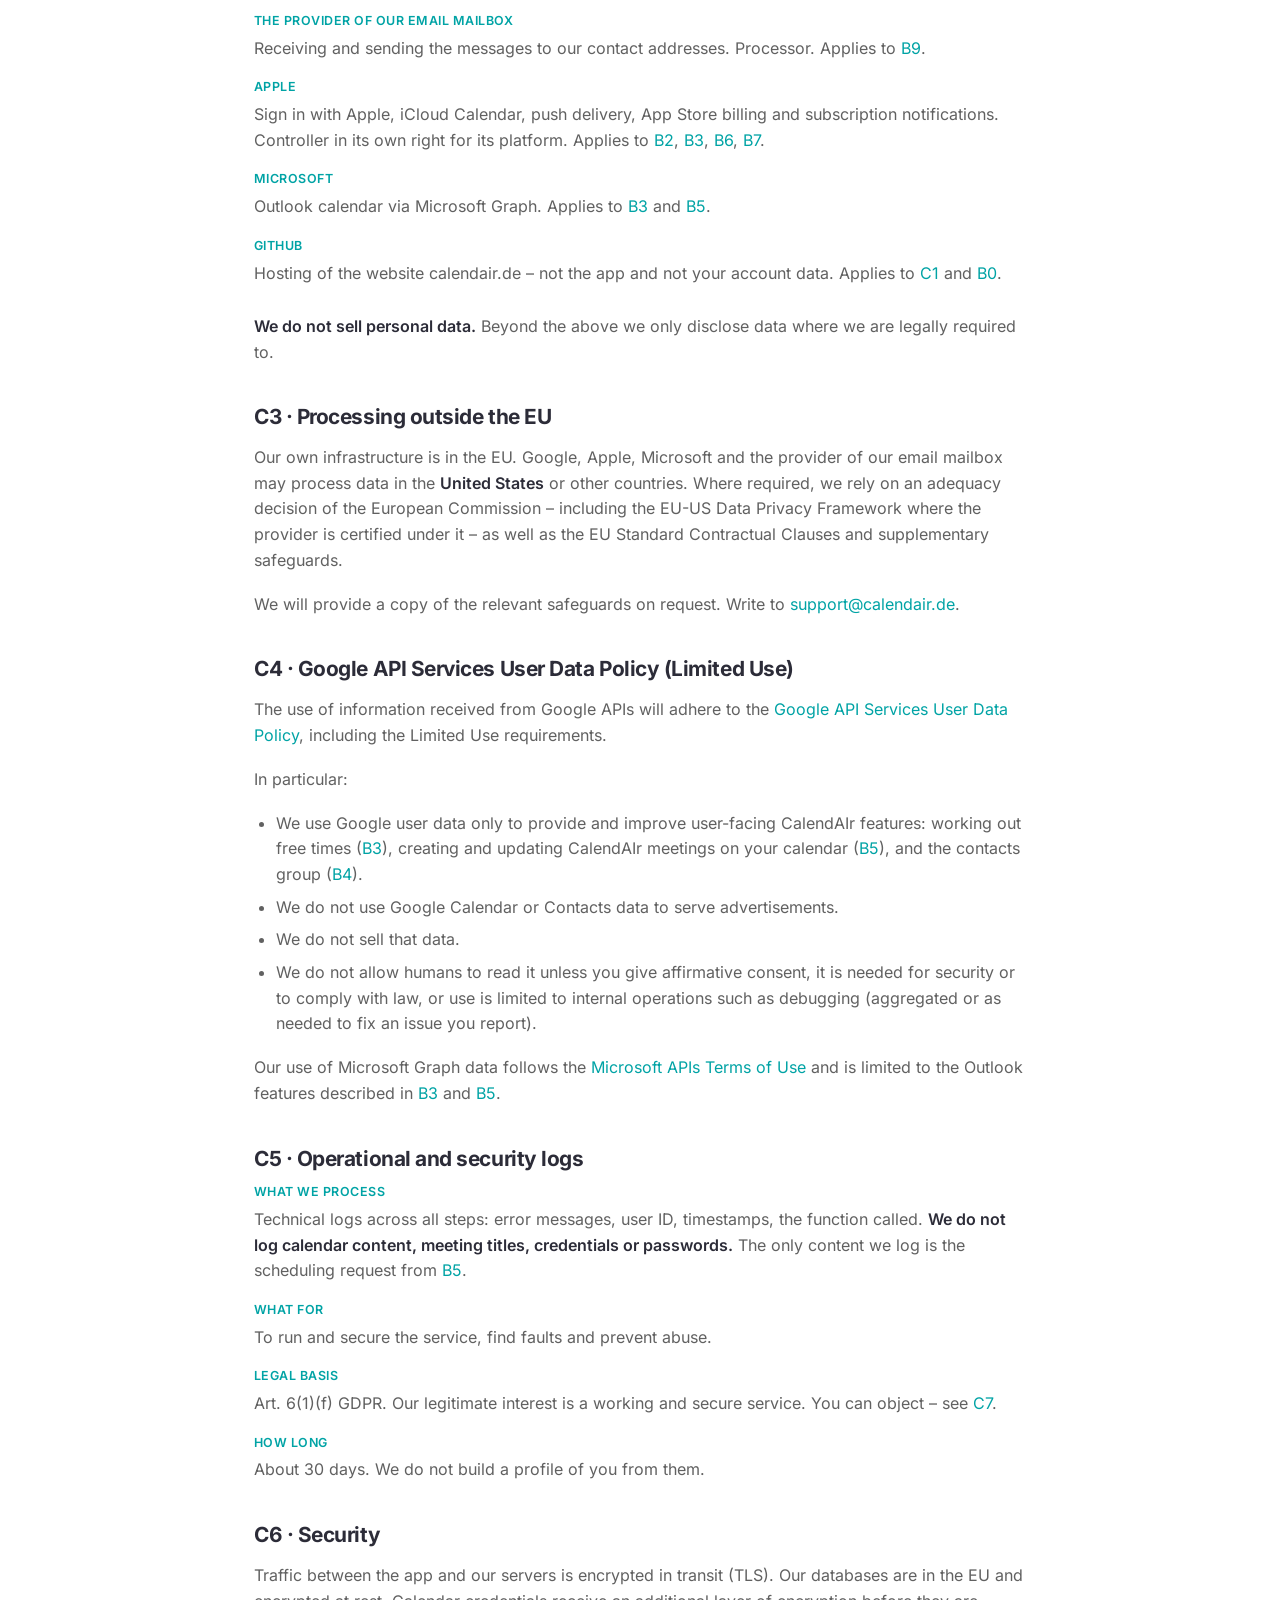
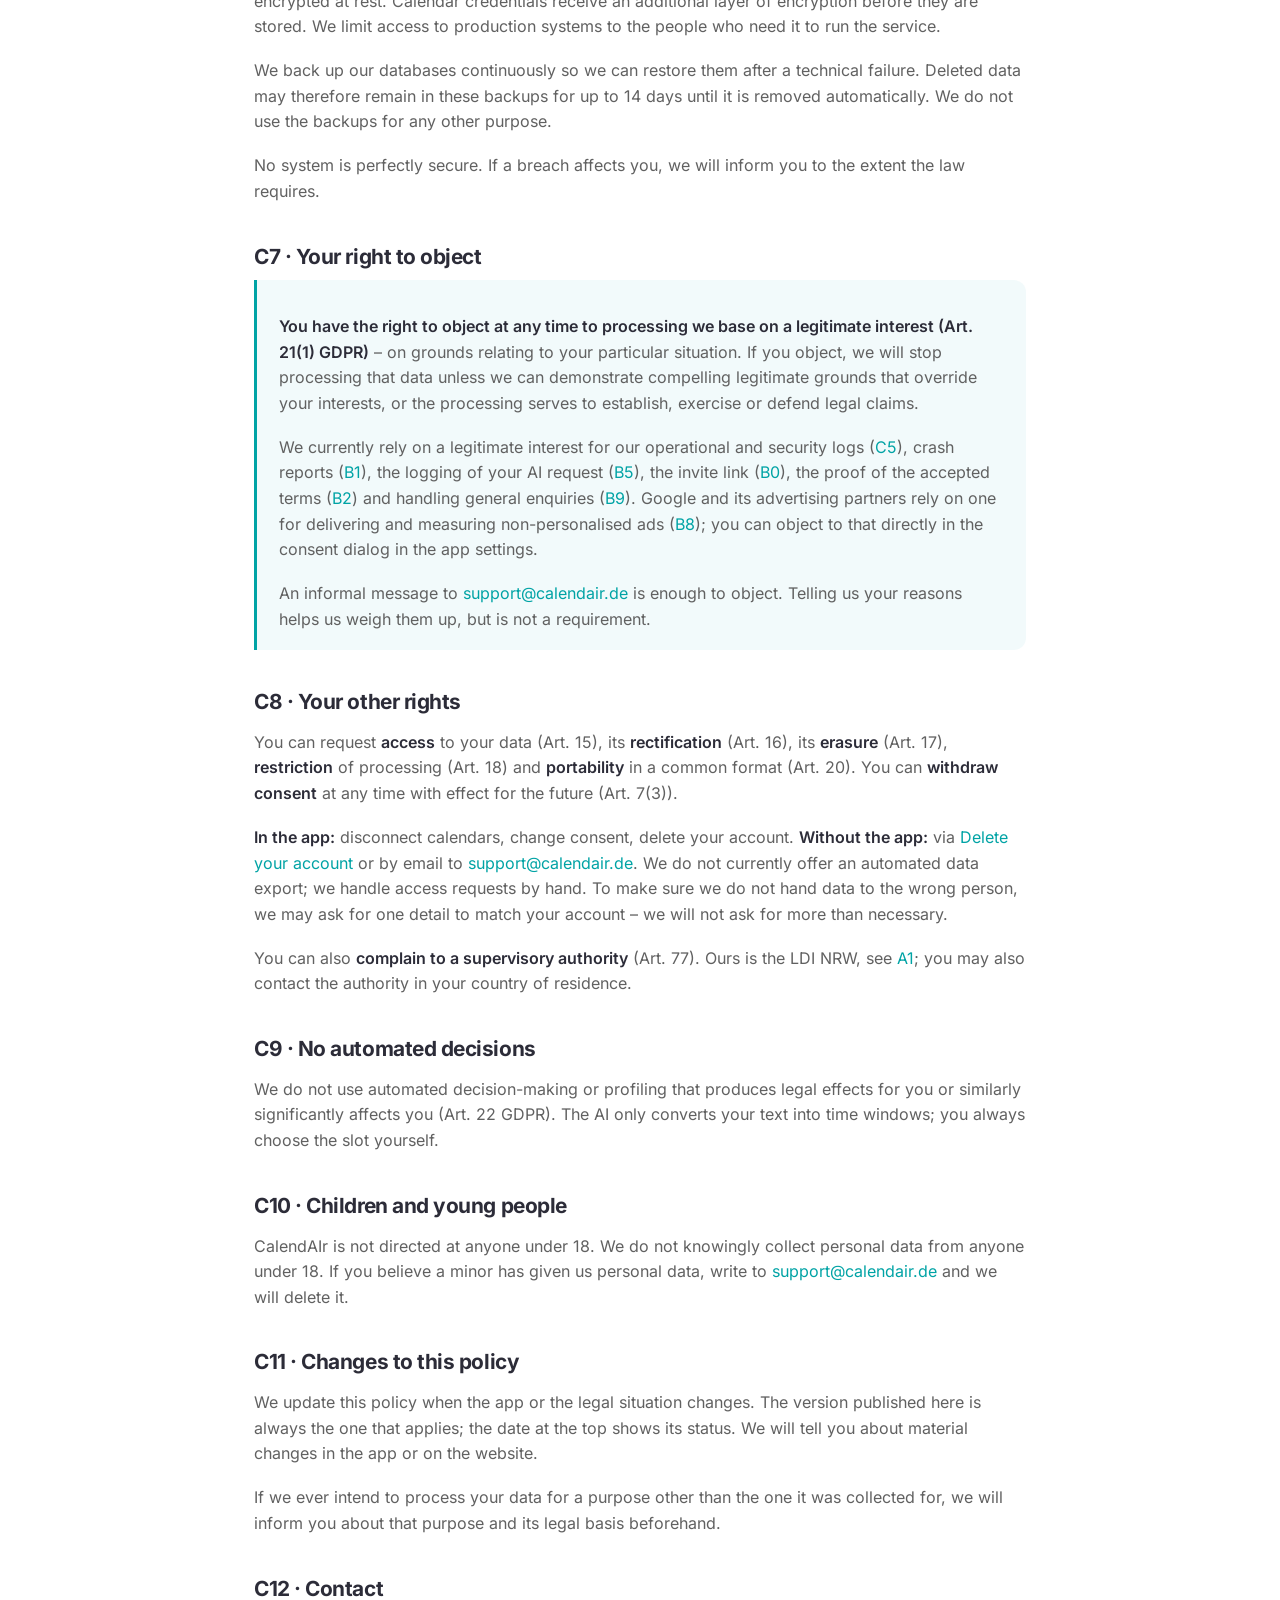
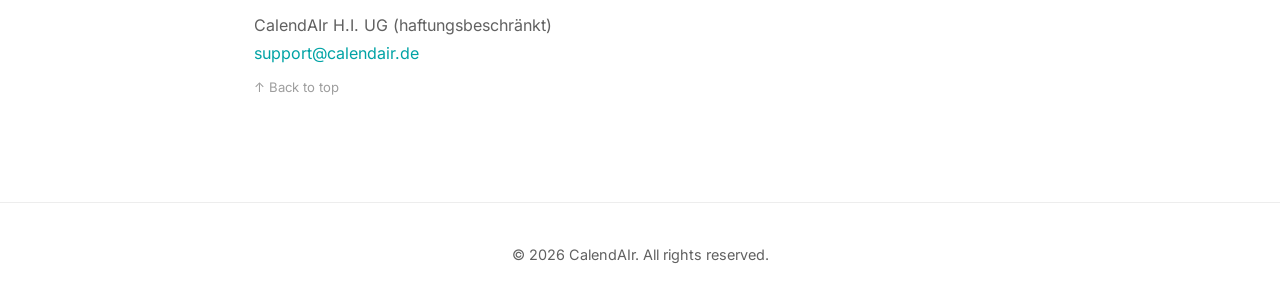
<file: privacy-policy.html>
<!DOCTYPE html>
<html lang="en">

<head>
  <meta charset="UTF-8">
  <meta name="viewport" content="width=device-width, initial-scale=1.0">
  <title>Privacy Policy | CalendAIr</title>
  <meta name="description" content="How CalendAIr processes personal data - step by step, from the invitation to deleting your account.">
  <link rel="stylesheet" href="/assets/fonts.css">
  <link rel="stylesheet" href="/assets/site.css">
  <link rel="icon" type="image/png" href="/assets/favicon-96x96.png" sizes="96x96" />
  <link rel="icon" type="image/svg+xml" href="/assets/favicon.svg" />
  <link rel="shortcut icon" href="/assets/favicon.ico" />
  <link rel="apple-touch-icon" sizes="180x180" href="/assets/apple-touch-icon.png" />
  <meta name="apple-mobile-web-app-title" content="CalendAIr Web" />
  <link rel="manifest" href="/assets/site.webmanifest" />
</head>

<body>
  <main class="page" id="top">
    <div class="page-head">
      <div>
        <div class="breadcrumbs">
          <a href="/">Home</a>
          <span>/</span>
          <span>Privacy Policy</span>
        </div>
        <h1>Privacy Policy</h1>
      </div>
      <nav class="lang-switcher" aria-label="Language switcher">
        <a class="is-active" href="/privacy-policy.html"><span class="fi fi-gb"></span>EN</a>
        <a href="/de/datenschutzerklaerung.html"><span class="fi fi-de"></span>DE</a>
      </nav>
    </div>

    <section class="legal">
      <p class="legal-meta"><strong>Last updated: <time datetime="2026-11-20">20 November 2026</time></strong></p>

      <p>This policy explains how <strong>CalendAIr H.I. UG (haftungsbeschränkt)</strong> (“CalendAIr”, “we”) processes personal data when you use the CalendAIr app and the website <a href="https://calendair.de">calendair.de</a>.</p>
      <p>It follows the steps you actually take in the app, from the invitation to deleting your account. Every step answers the same questions &ndash; what we process, what for, on which legal basis, who receives it, how long we keep it, and whether you have to provide it.</p>

      <h2 id="a1-controller">A1 &middot; Who we are and how to reach us</h2>
      <address>
        CalendAIr H.I. UG (haftungsbeschränkt)<br>
        Fährstraße 217<br>
        40221 Düsseldorf<br>
        Germany
      </address>
      <p>Email: <a href="mailto:support@calendair.de">support@calendair.de</a>. Further details are in the <a href="/imprint.html">Imprint</a>.</p>
      <p>Our supervisory authority is the <strong>Landesbeauftragte für Datenschutz und Informationsfreiheit Nordrhein-Westfalen (LDI NRW)</strong>. You may also contact the authority in your country of residence.</p>

      <h2 id="a2-summary">A2 &middot; The short version</h2>
      <ul>
        <li>Our servers are in the <strong>EU</strong> (Frankfurt am Main). Some features run through Google, Apple and Microsoft and are also processed outside the EU &ndash; see <a href="#c3-transfers">C3</a>.</li>
        <li>From events <strong>already in your calendar</strong> we only use when they start and end. We do not store titles, notes, locations or attendee lists.</li>
        <li>Meetings you <strong>create in CalendAIr</strong> are stored &ndash; we have to show them to the people you invite and write them to the calendars.</li>
        <li>The AI only receives the sentence you type. Not your calendar, not your contacts.</li>
        <li>We do not sell data. Ads appear only in the free version, and only personalised if you allow it.</li>
        <li>You can delete your account at any time &ndash; in the app or via <a href="/delete-account.html">this page</a>.</li>
      </ul>

      <h2 id="a3-toc">A3 &middot; Contents</h2>
      <nav class="legal-toc" aria-label="Table of contents">
        <ol>
          <li>
            <strong>Part A &ndash; Overview</strong>
            <ul>
              <li><a href="#a1-controller">A1 Who we are</a></li>
              <li><a href="#a2-summary">A2 The short version</a></li>
              <li><a href="#a4-hosting">A4 Where all of this runs</a></li>
            </ul>
          </li>
          <li>
            <strong>Part B &ndash; Your steps with CalendAIr</strong>
            <ul>
              <li><a href="#b0-invited">B0 You were invited</a></li>
              <li><a href="#b1-install">B1 You install and open the app</a></li>
              <li><a href="#b2-account">B2 You create an account</a></li>
              <li><a href="#b3-calendar">B3 You connect a calendar</a></li>
              <li><a href="#b4-friends">B4 You connect with friends</a></li>
              <li><a href="#b5-meeting">B5 You find a time and create a meeting</a></li>
              <li><a href="#b6-notifications">B6 You receive notifications</a></li>
              <li><a href="#b7-premium">B7 You buy Premium</a></li>
              <li><a href="#b8-ads">B8 You see ads</a></li>
              <li><a href="#b9-contact">B9 You write to us</a></li>
              <li><a href="#b10-delete">B10 You delete your account</a></li>
            </ul>
          </li>
          <li>
            <strong>Part C &ndash; General</strong>
            <ul>
              <li><a href="#c1-website">C1 The website calendair.de</a></li>
              <li><a href="#c2-recipients">C2 Recipients at a glance</a></li>
              <li><a href="#c3-transfers">C3 Processing outside the EU</a></li>
              <li><a href="#c4-google-limited-use">C4 Google API Services User Data Policy</a></li>
              <li><a href="#c5-logs">C5 Operational and security logs</a></li>
              <li><a href="#c6-security">C6 Security</a></li>
              <li><a href="#c7-objection">C7 Your right to object</a></li>
              <li><a href="#c8-rights">C8 Your other rights</a></li>
              <li><a href="#c9-automated">C9 No automated decisions</a></li>
              <li><a href="#c10-children">C10 Children and young people</a></li>
              <li><a href="#c11-changes">C11 Changes to this policy</a></li>
              <li><a href="#c12-contact">C12 Contact</a></li>
            </ul>
          </li>
        </ol>
      </nav>

      <h2 id="a4-hosting">A4 &middot; Where all of this runs</h2>
      <p>Every processing activity described in Part B runs on our infrastructure at <strong>Amazon Web Services</strong> in Frankfurt am Main (region <code>eu-central-1</code>), unless an individual step says otherwise. Each step therefore only names the recipients that come <em>in addition</em> to that. The full list is in <a href="#c2-recipients">C2</a>.</p>
      <p>The tag next to each heading shows where that step's data is processed: <span class="legal-tag">EU</span> stays in the EU, <span class="legal-tag">EU + non-EU</span> goes beyond it &ndash; details in <a href="#c3-transfers">C3</a>.</p>
      <p><strong>What you have to provide.</strong> Only two things are required: an email address for your account, and a connected calendar so we can work out free times. Without the first there is no account; without the second there is no scheduling. Everything else is optional and the app works without it. There is no legal obligation to give us any data.</p>

      <h2 id="b0-invited">B0 &middot; You were invited <a class="legal-tag" href="#c3-transfers">EU + non-EU</a></h2>
      <p>For many people this is the first contact with CalendAIr: someone sends you an invite link before you even have the app. The code in it does not come from you but from the person inviting you. The link can contain a name. The website does not store it.</p>
      <dl class="legal-fields">
        <dt>What we process</dt>
        <dd>Only the invite code. It sits in the link, is shown in your browser, and is picked up by the app after you install it, so you do not have to type it.</dd>
        <dt>Legal basis</dt>
        <dd>Art. 6(1)(f) GDPR. Our legitimate interest is that an invitation arrives without detours.</dd>
        <dt>Recipients</dt>
        <dd>The code is part of the link's address. When you open the link, that address appears in the server logs of <strong>GitHub</strong>, where our website is hosted.</dd>
        <dt>How long</dt>
        <dd>We store nothing at this point. The code itself expires in our system after about 25 hours.</dd>
      </dl>

      <h2 id="b1-install">B1 &middot; You install and open the app <a class="legal-tag" href="#c3-transfers">EU + non-EU</a></h2>
      <p>On first launch the app asks for your consent for analytics and ads.</p>
      <dl class="legal-fields">
        <dt>What we process</dt>
        <dd>
          <ul>
            <li><strong>On your device:</strong> a copy of your profile (name, email, picture URL, subscription status), your calendar connection status, your language, your consent choices, and a pending invite code.</li>
            <li><strong>Crash reports (Firebase Crashlytics):</strong> device model, operating system version, app version, timestamp and the technical stack trace.</li>
            <li><strong>An app installation identifier</strong> that Firebase creates on first launch.</li>
            <li><strong>Usage statistics (Firebase Analytics):</strong> only if you consent.</li>
          </ul>
        </dd>
        <dt>What for</dt>
        <dd>So the app starts without reloading everything, so we can find and fix crashes, and &ndash; with your consent &ndash; to understand which features are used.</dd>
        <dt>Legal basis</dt>
        <dd>Profile cache, language, consent store and pending invite code: § 25(2)(2) TDDDG, because they are strictly necessary for the feature you asked for, together with Art. 6(1)(b) GDPR. Crash reports and the app installation identifier: § 25(2)(2) TDDDG, because we can only provide a stable app if we learn about crashes, together with Art. 6(1)(f) GDPR. Our legitimate interest is an app that runs without errors. Usage statistics: § 25(1) TDDDG and Art. 6(1)(a) GDPR &ndash; your consent, which you can withdraw at any time in the app settings.</dd>
        <dt>Recipients</dt>
        <dd>Google (Firebase Crashlytics, Firebase Analytics).</dd>
        <dt>How long</dt>
        <dd>Data on your device stays until you delete the app. Crash and analytics data at Firebase according to its retention periods, at most 14 months.</dd>
        <dt>Do you have to provide this?</dt>
        <dd>Usage statistics are optional. If you decline, the app works in full. Crash reports and local storage are technically necessary; without local storage you would have to sign in on every launch.</dd>
      </dl>

      <h2 id="b2-account">B2 &middot; You create an account <a class="legal-tag" href="#c3-transfers">EU + non-EU</a></h2>
      <p>Sign-in runs through <strong>AWS Cognito</strong>, using your Google or Apple account. There is no separate CalendAIr password.</p>
      <dl class="legal-fields">
        <dt>What we process</dt>
        <dd>Email address, name, the address of your profile picture, your language setting, a user ID and the identifier of your Google or Apple account. If you sign in with Apple and choose “Hide My Email”, we only receive Apple's relay address. We also store which version of the terms you accepted and when, and which version of this policy we last showed you.</dd>
        <dt>What for</dt>
        <dd>To create your account, recognise you, show the app in your language, and present you to people who invite you. New accounts also get a timestamp we use to manage the 30 days of Premium you receive at the start. We store the accepted version of the terms and the time as proof of which terms you agreed to. We store the version of this policy we last showed you so that we tell you about a change only once.</dd>
        <dt>Legal basis</dt>
        <dd>Art. 6(1)(b) GDPR &ndash; without an account we cannot provide the service. For the proof of the accepted terms and the version of this policy we last showed you: Art. 6(1)(f) GDPR. Our legitimate interest is being able to show on which terms our contract with you is based, and telling you about changes to this policy.</dd>
        <dt>Recipients</dt>
        <dd>Google or Apple as the sign-in provider. Both learn, <strong>as controllers in their own right</strong>, that and when you sign in to CalendAIr, and process that under their own privacy policies.</dd>
        <dt>How long</dt>
        <dd>As long as your account exists. After deletion see <a href="#b10-delete">B10</a>.</dd>
      </dl>

      <h2 id="b3-calendar">B3 &middot; You connect a calendar <a class="legal-tag" href="#c3-transfers">EU + non-EU</a></h2>
      <p>This is the core of the product. Please read this section before you connect a calendar.</p>
      <p>Access runs <strong>through the provider's servers</strong>, not through the calendar app on your phone. We use neither the iOS calendar permission (EventKit) nor the Android system calendar permission.</p>
      <dl class="legal-fields">
        <dt>What we process</dt>
        <dd>
          <ul>
            <li><strong>From existing events:</strong> start, end and status &ndash; whether an event is cancelled, marked as free, or declined by you. <strong>We do not store titles, descriptions, locations or attendee lists.</strong> They are processed in memory to work out when you are free, then discarded. We do not show them to other users or to advertising partners.</li>
            <li><strong>Credentials:</strong> for Google and Outlook an access token, for iCloud your Apple ID username and the app-specific password you enter. Both are stored with an additional layer of encryption.</li>
            <li><strong>Your selection</strong> of which calendars should be taken into account.</li>
          </ul>
        </dd>
        <dt>What for</dt>
        <dd>To work out when you are free, and to write accepted meetings into your calendar. The token keeps the connection alive so you do not have to reconnect on every launch.</dd>
        <dt>Legal basis</dt>
        <dd>Art. 6(1)(a) GDPR &ndash; the consent you give in the provider's own authorisation dialog. You can withdraw it at any time by disconnecting the calendar in the app; this does not affect the lawfulness of processing before withdrawal. Disconnecting a calendar is not the same as deleting your account.</dd>
        <dt>Recipients</dt>
        <dd>Depending on what you connect: Google (Google Calendar), Microsoft (Outlook via Microsoft Graph) or Apple (iCloud via CalDAV). With Google we also request the contacts permissions &ndash; what for is explained in <a href="#b4-friends">B4</a>.</dd>
        <dt>How long</dt>
        <dd>Until you disconnect the calendar or delete your account. We then delete tokens and credentials without undue delay, and after that we can no longer access your calendar.</dd>
        <dt>Do you have to provide this?</dt>
        <dd>No, that is your decision. Without a connected calendar, however, we cannot work out when you are free &ndash; that is the app's central feature.</dd>
      </dl>
      <p>You can also revoke access directly at Google or Microsoft, or delete the app-specific password in your Apple ID settings. <strong>Events already written to your calendar stay there</strong> &ndash; even if you disconnect the calendar.</p>

      <h2 id="b4-friends">B4 &middot; You connect with friends <a class="legal-tag" href="#c3-transfers">EU + non-EU</a></h2>
      <p>Connections are only ever made through invite codes. We do <strong>not</strong> read your address book, and we do not process phone numbers.</p>
      <dl class="legal-fields">
        <dt>What we process</dt>
        <dd>A six-character invite code and the information about who is connected to whom. If either person has connected Google Calendar, we may also look up or create a contact with an email address and display name in a group called “CalendAIr Connections” in that Google account.</dd>
        <dt>What for</dt>
        <dd>So you can invite each other to meetings. The contact entry stops CalendAIr invitations from landing in spam as an unknown sender. <strong>This works both ways:</strong> when someone accepts your invitation, your email address and display name may likewise be added as a contact in their Google account. We do not use contact data for advertising.</dd>
        <dt>Legal basis</dt>
        <dd>Art. 6(1)(b) GDPR for the connection itself. Art. 6(1)(a) GDPR for the contact entry, which is only possible if you granted the contacts permission in Google's dialog.</dd>
        <dt>Recipients</dt>
        <dd>Google, where a contact entry is looked up or created.</dd>
        <dt>How long</dt>
        <dd>Invite codes about 25 hours. The connection, until either person removes it in the app or deletes their account. The contact entry in your Google account is yours to manage; we do not delete it automatically.</dd>
      </dl>

      <h2 id="b5-meeting">B5 &middot; You find a time and create a meeting <a class="legal-tag" href="#c3-transfers">EU + non-EU</a></h2>
      <p>Two things happen here in sequence, and we describe them separately: the AI turns your text into time windows, and then the meeting itself is created.</p>

      <h3 id="b5a-ai">The AI suggestion</h3>
      <dl class="legal-fields">
        <dt>What we process</dt>
        <dd>The sentence you type (for example “Friday afternoon next week”), plus your time zone and the app language. <strong>We do not send your calendar, your event titles, your name, or the names of the people you invite to the AI.</strong> We also count how many requests you have made in the current month.</dd>
        <dt>What for</dt>
        <dd>To turn everyday language into concrete time windows. The counter is what applies the limits of the free tier.</dd>
        <dt>Legal basis</dt>
        <dd>Art. 6(1)(b) GDPR for the conversion and the counter. For the logging, Art. 6(1)(f) GDPR; our legitimate interest is spotting misreadings, improving recognition and understanding what CalendAIr is used for.</dd>
        <dt>Recipients</dt>
        <dd>Google, as the provider of the Gemini model. We use a paid tier: under its terms, Google does <strong>not</strong> use the submitted input and output to train its own models.</dd>
        <dt>How long</dt>
        <dd>We log your request and the time windows it produced for about 30 days <strong>without your user ID</strong>, and we do not link them to your account. We analyse them to spot misreadings, improve recognition and understand what CalendAIr is used for. We do not use them for advertising and do not build a profile from them.</dd>
      </dl>

      <h3 id="b5b-meeting">The meeting</h3>
      <dl class="legal-fields">
        <dt>What we process</dt>
        <dd>The meeting's title, description, start and end, the people you invite, and their acceptance or decline.</dd>
        <dt>What for</dt>
        <dd>To create the meeting, show it to the invited people, and write it into the connected calendars once accepted. Title, description, times and the attendees' email addresses are transmitted to Google, Outlook or iCloud in the process &ndash; as with any calendar invitation.</dd>
        <dt>Legal basis</dt>
        <dd>Art. 6(1)(b) GDPR. If you put <strong>special categories</strong> of personal data into a title or description &ndash; such as “rehab” or a religious service &ndash; we process those on the basis of your explicit consent under Art. 9(2)(a) GDPR, which you give by entering them voluntarily. We recommend leaving such details out; a neutral title is enough.</dd>
        <dt>Recipients</dt>
        <dd>The attendees' calendar providers (Google, Microsoft, Apple) and the invited people themselves.</dd>
        <dt>How long</dt>
        <dd>Until about 21 days after the meeting ends, then deleted automatically.</dd>
      </dl>
      <p><strong>Important:</strong> deleting a meeting in CalendAIr, disconnecting a calendar, or deleting your account does <strong>not</strong> remove events already written to Google, Outlook or iCloud. Those copies stay there until you or the organiser delete them in that calendar.</p>

      <h2 id="b6-notifications">B6 &middot; You receive notifications <a class="legal-tag" href="#c3-transfers">EU + non-EU</a></h2>
      <dl class="legal-fields">
        <dt>What we process</dt>
        <dd>A device identifier for push messages, the platform and your language. The notification itself may contain a <strong>meeting title and names</strong> &ndash; and may therefore appear on your lock screen.</dd>
        <dt>What for</dt>
        <dd>To tell you about new meeting requests, acceptances and declines, and new connections.</dd>
        <dt>Legal basis</dt>
        <dd>Art. 6(1)(b) GDPR, because being told about a meeting request is part of the service. You grant the system permission itself through your operating system.</dd>
        <dt>Recipients</dt>
        <dd>Google (Firebase Cloud Messaging) and, on iPhones, Apple (push service).</dd>
        <dt>How long</dt>
        <dd>The device identifier until you sign out, delete the app, or delete your account.</dd>
      </dl>

      <h2 id="b7-premium">B7 &middot; You buy Premium <a class="legal-tag" href="#c3-transfers">EU + non-EU</a></h2>
      <dl class="legal-fields">
        <dt>What we process</dt>
        <dd>Whether you have Premium, until when, through which store, and the transaction identifiers the App Store and Google Play need to verify and restore a purchase. <strong>We do not see payment data</strong> &ndash; no card number, no billing address.</dd>
        <dt>What for</dt>
        <dd>To verify that the purchase is valid, unlock Premium, and restore it when you change devices.</dd>
        <dt>Legal basis</dt>
        <dd>Art. 6(1)(b) GDPR for unlocking, and Art. 6(1)(c) GDPR where we have to document transactions for tax purposes.</dd>
        <dt>Recipients</dt>
        <dd>Apple and Google as the store operators. Both also send us notifications <strong>on their own initiative</strong> when a subscription changes &ndash; renewal, cancellation or refund. We therefore do not collect this from you but receive it from the store.</dd>
        <dt>How long</dt>
        <dd>For the duration of the subscription, then until statutory commercial and tax retention periods expire.</dd>
      </dl>

      <h2 id="b8-ads">B8 &middot; You see ads in the free version <a class="legal-tag" href="#c3-transfers">EU + non-EU</a></h2>
      <dl class="legal-fields">
        <dt>What we process</dt>
        <dd>Your device's advertising identifier (IDFA on iPhones, Advertising ID on Android), technical details of the ad request, and your consent choice. <strong>Calendar and meeting content is not sent to advertising services.</strong></dd>
        <dt>What for</dt>
        <dd>To fund the free version, deliver ads, limit how often you see the same ad, prevent ad fraud and measure how ads perform. Ads are personalised only if you allow it.</dd>
        <dt>Legal basis</dt>
        <dd>§ 25(1) TDDDG and Art. 6(1)(a) GDPR &ndash; your consent, for storing and reading information on your device and for personalised ads. On iPhones we also ask through Apple's App Tracking Transparency dialog. Google and some of the advertising partners base the delivery of non-personalised ads and the measurement of ads on Art. 6(1)(f) GDPR. The legitimate interest is funding the free version through ads and delivering them reliably and without fraud. The consent dialog shows which partner relies on which basis for which purpose, and you can object there. You can change your choices at any time in the app settings.</dd>
        <dt>Recipients</dt>
        <dd>Google (AdMob) and the advertising partners listed in the consent dialog.</dd>
        <dt>How long</dt>
        <dd>According to Google's retention periods; your consent choice is stored on your device until you change it.</dd>
        <dt>Do you have to provide this?</dt>
        <dd>No. If you do not consent, you see only <strong>non-personalised</strong> ads, or limited ads that use no identifiers, and the app remains fully usable. Premium removes ads entirely.</dd>
      </dl>

      <h2 id="b9-contact">B9 &middot; You write to us <a class="legal-tag" href="#c3-transfers">EU + non-EU</a></h2>
      <dl class="legal-fields">
        <dt>What we process</dt>
        <dd>Through the in-app form: the category, your text and your user ID. By email: your sender address and the content of your message. Please do not include data about other people that is not needed to handle your request.</dd>
        <dt>Legal basis</dt>
        <dd>Art. 6(1)(b) GDPR where it concerns your contract, otherwise (f) with our legitimate interest in working support. If you exercise a right from Part C, (c), because we are obliged to respond.</dd>
        <dt>Recipients</dt>
        <dd>The form stays on our own infrastructure. Emails additionally pass through the provider of our mailbox.</dd>
        <dt>How long</dt>
        <dd>Feedback from the form about six months. Emails until your matter is resolved, then within statutory retention periods.</dd>
      </dl>

      <h2 id="b10-delete">B10 &middot; You delete your account <span class="legal-tag">EU</span></h2>
      <p>You can delete your account in the app under “Profile”, or request deletion without the app via <a href="/delete-account.html">Delete your account</a>.</p>
      <dl class="legal-fields">
        <dt>What happens</dt>
        <dd>Your profile is anonymised without undue delay: name, email address, profile picture and provider identifier are overwritten. We delete your calendar credentials without undue delay; after that we can no longer access your calendar. Your connections and push identifiers are marked for deletion.</dd>
        <dt>Legal basis</dt>
        <dd>Art. 17 GDPR and Art. 6(1)(c) GDPR.</dd>
        <dt>How long</dt>
        <dd>The anonymised record is removed for good after about 90 days. Meetings you created stay visible to the other participants until they expire &ndash; at most 90 days. For backups see <a href="#c6-security">C6</a>.</dd>
        <dt>Your sign-in record</dt>
        <dd>Your sign-in is disabled without undue delay. The entry itself, with your email address and provider identifier, is deleted at the latest together with the rest of your account data.</dd>
        <dt>What we cannot delete</dt>
        <dd>Events already written to Google, Outlook or iCloud, and a running subscription. You have to end those in the respective calendar or store yourself.</dd>
      </dl>
      <a class="legal-top" href="#top">&uarr; Back to top</a>

      <h2 id="c1-website">C1 &middot; The website calendair.de <a class="legal-tag" href="#c3-transfers">EU + non-EU</a></h2>
      <dl class="legal-fields">
        <dt>What we process</dt>
        <dd>When you open the pages, our host processes your IP address, date and time, the address requested and technical details of your browser in server logs. The same applies when the app loads a small file from calendair.de on start that states which version of the terms and of this policy is current.</dd>
        <dt>What for</dt>
        <dd>To deliver the pages, tell the app which versions of our legal texts are current, and defend against attacks.</dd>
        <dt>Legal basis</dt>
        <dd>Art. 6(1)(f) GDPR. Our legitimate interest is the secure and stable operation of the website and letting the app tell you about changed legal texts.</dd>
        <dt>Recipients</dt>
        <dd>GitHub, Inc. (GitHub Pages).</dd>
        <dt>How long</dt>
        <dd>According to GitHub's retention periods.</dd>
        <dt>Cookies and third-party content</dt>
        <dd><strong>None.</strong> The website sets no cookies, neither its own nor anyone else's, and embeds no third-party content. Fonts, icons and every other file are served from our own domain. There is therefore no consent banner either.</dd>
      </dl>

      <h2 id="c2-recipients">C2 &middot; Recipients at a glance</h2>
      <p>We use other companies to run CalendAIr. They process data on our instructions as processors or &ndash; for sign-in, stores and advertising &ndash; as controllers in their own right for their platform.</p>
      <dl class="legal-fields">
        <dt>Amazon Web Services</dt>
        <dd>Hosting, database, sign-in service, logs. Processor. Location: Frankfurt am Main. Applies to every step in Part B.</dd>
        <dt>Google</dt>
        <dd>Sign-in, Google Calendar and Contacts, the Gemini AI model, Firebase (crash reports, analytics, push), AdMob and Google Play billing. Partly processor, partly controller in its own right. Applies to <a href="#b1-install">B1</a> through <a href="#b8-ads">B8</a>.</dd>
        <dt>The provider of our email mailbox</dt>
        <dd>Receiving and sending the messages to our contact addresses. Processor. Applies to <a href="#b9-contact">B9</a>.</dd>
        <dt>Apple</dt>
        <dd>Sign in with Apple, iCloud Calendar, push delivery, App Store billing and subscription notifications. Controller in its own right for its platform. Applies to <a href="#b2-account">B2</a>, <a href="#b3-calendar">B3</a>, <a href="#b6-notifications">B6</a>, <a href="#b7-premium">B7</a>.</dd>
        <dt>Microsoft</dt>
        <dd>Outlook calendar via Microsoft Graph. Applies to <a href="#b3-calendar">B3</a> and <a href="#b5-meeting">B5</a>.</dd>
        <dt>GitHub</dt>
        <dd>Hosting of the website calendair.de &ndash; not the app and not your account data. Applies to <a href="#c1-website">C1</a> and <a href="#b0-invited">B0</a>.</dd>
      </dl>
      <p><strong>We do not sell personal data.</strong> Beyond the above we only disclose data where we are legally required to.</p>

      <h2 id="c3-transfers">C3 &middot; Processing outside the EU</h2>
      <p>Our own infrastructure is in the EU. Google, Apple, Microsoft and the provider of our email mailbox may process data in the <strong>United States</strong> or other countries. Where required, we rely on an adequacy decision of the European Commission &ndash; including the EU-US Data Privacy Framework where the provider is certified under it &ndash; as well as the EU Standard Contractual Clauses and supplementary safeguards.</p>
      <p>We will provide a copy of the relevant safeguards on request. Write to <a href="mailto:support@calendair.de">support@calendair.de</a>.</p>

      <h2 id="c4-google-limited-use">C4 &middot; Google API Services User Data Policy (Limited Use)</h2>
      <p>The use of information received from Google APIs will adhere to the <a href="https://developers.google.com/terms/api-services-user-data-policy">Google API Services User Data Policy</a>, including the Limited Use requirements.</p>
      <p>In particular:</p>
      <ul>
        <li>We use Google user data only to provide and improve user-facing CalendAIr features: working out free times (<a href="#b3-calendar">B3</a>), creating and updating CalendAIr meetings on your calendar (<a href="#b5-meeting">B5</a>), and the contacts group (<a href="#b4-friends">B4</a>).</li>
        <li>We do not use Google Calendar or Contacts data to serve advertisements.</li>
        <li>We do not sell that data.</li>
        <li>We do not allow humans to read it unless you give affirmative consent, it is needed for security or to comply with law, or use is limited to internal operations such as debugging (aggregated or as needed to fix an issue you report).</li>
      </ul>
      <p>Our use of Microsoft Graph data follows the <a href="https://docs.microsoft.com/en-us/legal/microsoft-apis/terms-of-use">Microsoft APIs Terms of Use</a> and is limited to the Outlook features described in <a href="#b3-calendar">B3</a> and <a href="#b5-meeting">B5</a>.</p>

      <h2 id="c5-logs">C5 &middot; Operational and security logs</h2>
      <dl class="legal-fields">
        <dt>What we process</dt>
        <dd>Technical logs across all steps: error messages, user ID, timestamps, the function called. <strong>We do not log calendar content, meeting titles, credentials or passwords.</strong> The only content we log is the scheduling request from <a href="#b5-meeting">B5</a>.</dd>
        <dt>What for</dt>
        <dd>To run and secure the service, find faults and prevent abuse.</dd>
        <dt>Legal basis</dt>
        <dd>Art. 6(1)(f) GDPR. Our legitimate interest is a working and secure service. You can object &ndash; see <a href="#c7-objection">C7</a>.</dd>
        <dt>How long</dt>
        <dd>About 30 days. We do not build a profile of you from them.</dd>
      </dl>

      <h2 id="c6-security">C6 &middot; Security</h2>
      <p>Traffic between the app and our servers is encrypted in transit (TLS). Our databases are in the EU and encrypted at rest. Calendar credentials receive an additional layer of encryption before they are stored. We limit access to production systems to the people who need it to run the service.</p>
      <p>We back up our databases continuously so we can restore them after a technical failure. Deleted data may therefore remain in these backups for up to 14 days until it is removed automatically. We do not use the backups for any other purpose.</p>
      <p>No system is perfectly secure. If a breach affects you, we will inform you to the extent the law requires.</p>

      <h2 id="c7-objection">C7 &middot; Your right to object</h2>
      <div class="legal-callout">
        <p><strong>You have the right to object at any time to processing we base on a legitimate interest (Art. 21(1) GDPR)</strong> &ndash; on grounds relating to your particular situation. If you object, we will stop processing that data unless we can demonstrate compelling legitimate grounds that override your interests, or the processing serves to establish, exercise or defend legal claims.</p>
        <p>We currently rely on a legitimate interest for our operational and security logs (<a href="#c5-logs">C5</a>), crash reports (<a href="#b1-install">B1</a>), the logging of your AI request (<a href="#b5-meeting">B5</a>), the invite link (<a href="#b0-invited">B0</a>), the proof of the accepted terms (<a href="#b2-account">B2</a>) and handling general enquiries (<a href="#b9-contact">B9</a>). Google and its advertising partners rely on one for delivering and measuring non-personalised ads (<a href="#b8-ads">B8</a>); you can object to that directly in the consent dialog in the app settings.</p>
        <p>An informal message to <a href="mailto:support@calendair.de">support@calendair.de</a> is enough to object. Telling us your reasons helps us weigh them up, but is not a requirement.</p>
      </div>

      <h2 id="c8-rights">C8 &middot; Your other rights</h2>
      <p>You can request <strong>access</strong> to your data (Art. 15), its <strong>rectification</strong> (Art. 16), its <strong>erasure</strong> (Art. 17), <strong>restriction</strong> of processing (Art. 18) and <strong>portability</strong> in a common format (Art. 20). You can <strong>withdraw consent</strong> at any time with effect for the future (Art. 7(3)).</p>
      <p><strong>In the app:</strong> disconnect calendars, change consent, delete your account. <strong>Without the app:</strong> via <a href="/delete-account.html">Delete your account</a> or by email to <a href="mailto:support@calendair.de">support@calendair.de</a>. We do not currently offer an automated data export; we handle access requests by hand. To make sure we do not hand data to the wrong person, we may ask for one detail to match your account &ndash; we will not ask for more than necessary.</p>
      <p>You can also <strong>complain to a supervisory authority</strong> (Art. 77). Ours is the LDI NRW, see <a href="#a1-controller">A1</a>; you may also contact the authority in your country of residence.</p>

      <h2 id="c9-automated">C9 &middot; No automated decisions</h2>
      <p>We do not use automated decision-making or profiling that produces legal effects for you or similarly significantly affects you (Art. 22 GDPR). The AI only converts your text into time windows; you always choose the slot yourself.</p>

      <h2 id="c10-children">C10 &middot; Children and young people</h2>
      <p>CalendAIr is not directed at anyone under 18. We do not knowingly collect personal data from anyone under 18. If you believe a minor has given us personal data, write to <a href="mailto:support@calendair.de">support@calendair.de</a> and we will delete it.</p>

      <h2 id="c11-changes">C11 &middot; Changes to this policy</h2>
      <p>We update this policy when the app or the legal situation changes. The version published here is always the one that applies; the date at the top shows its status. We will tell you about material changes in the app or on the website.</p>
      <p>If we ever intend to process your data for a purpose other than the one it was collected for, we will inform you about that purpose and its legal basis beforehand.</p>

      <h2 id="c12-contact">C12 &middot; Contact</h2>
      <address>
        CalendAIr H.I. UG (haftungsbeschränkt)<br>
        <a href="mailto:support@calendair.de">support@calendair.de</a>
      </address>
      <a class="legal-top" href="#top">&uarr; Back to top</a>
    </section>
  </main>

  <footer class="footer-simple">
    <div class="container">
      &copy; <span data-current-year></span> CalendAIr. All rights reserved.
    </div>
  </footer>

  <script src="/assets/site.js"></script>
</body>

</html>
</file>
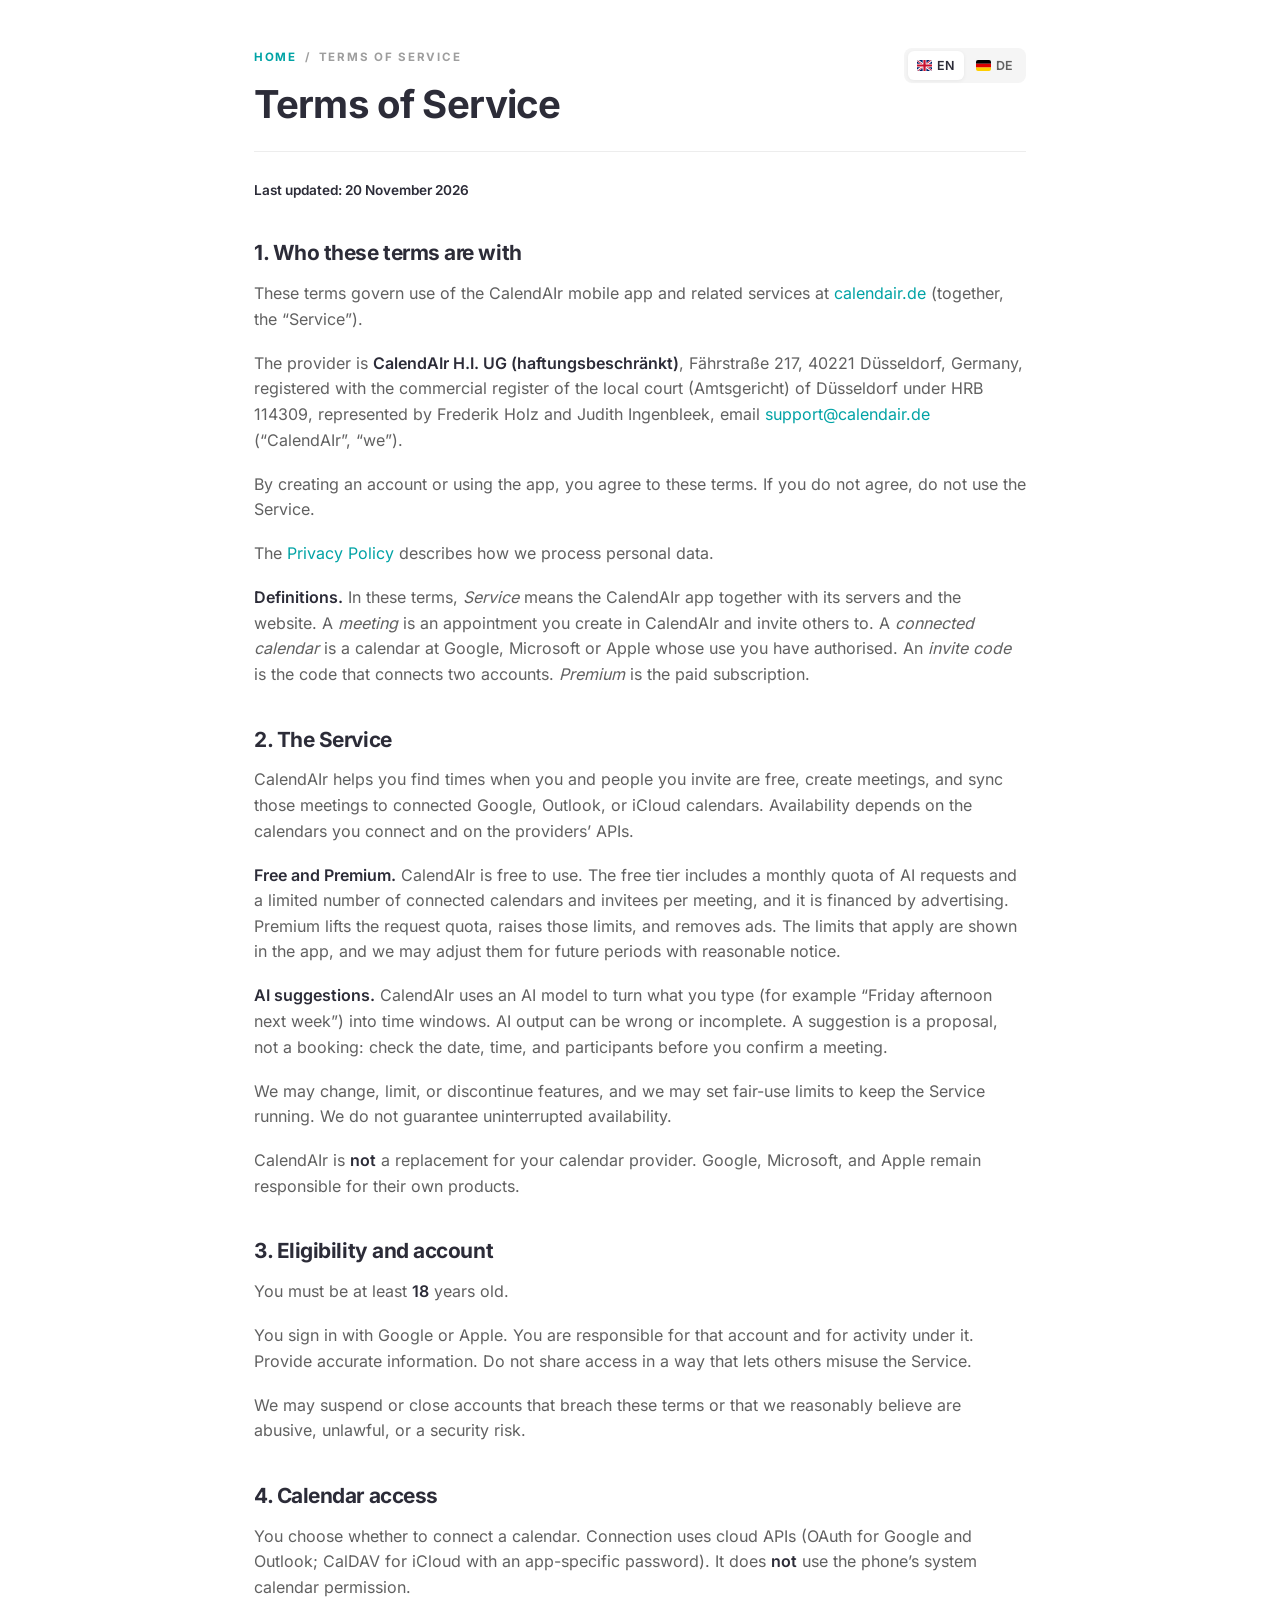
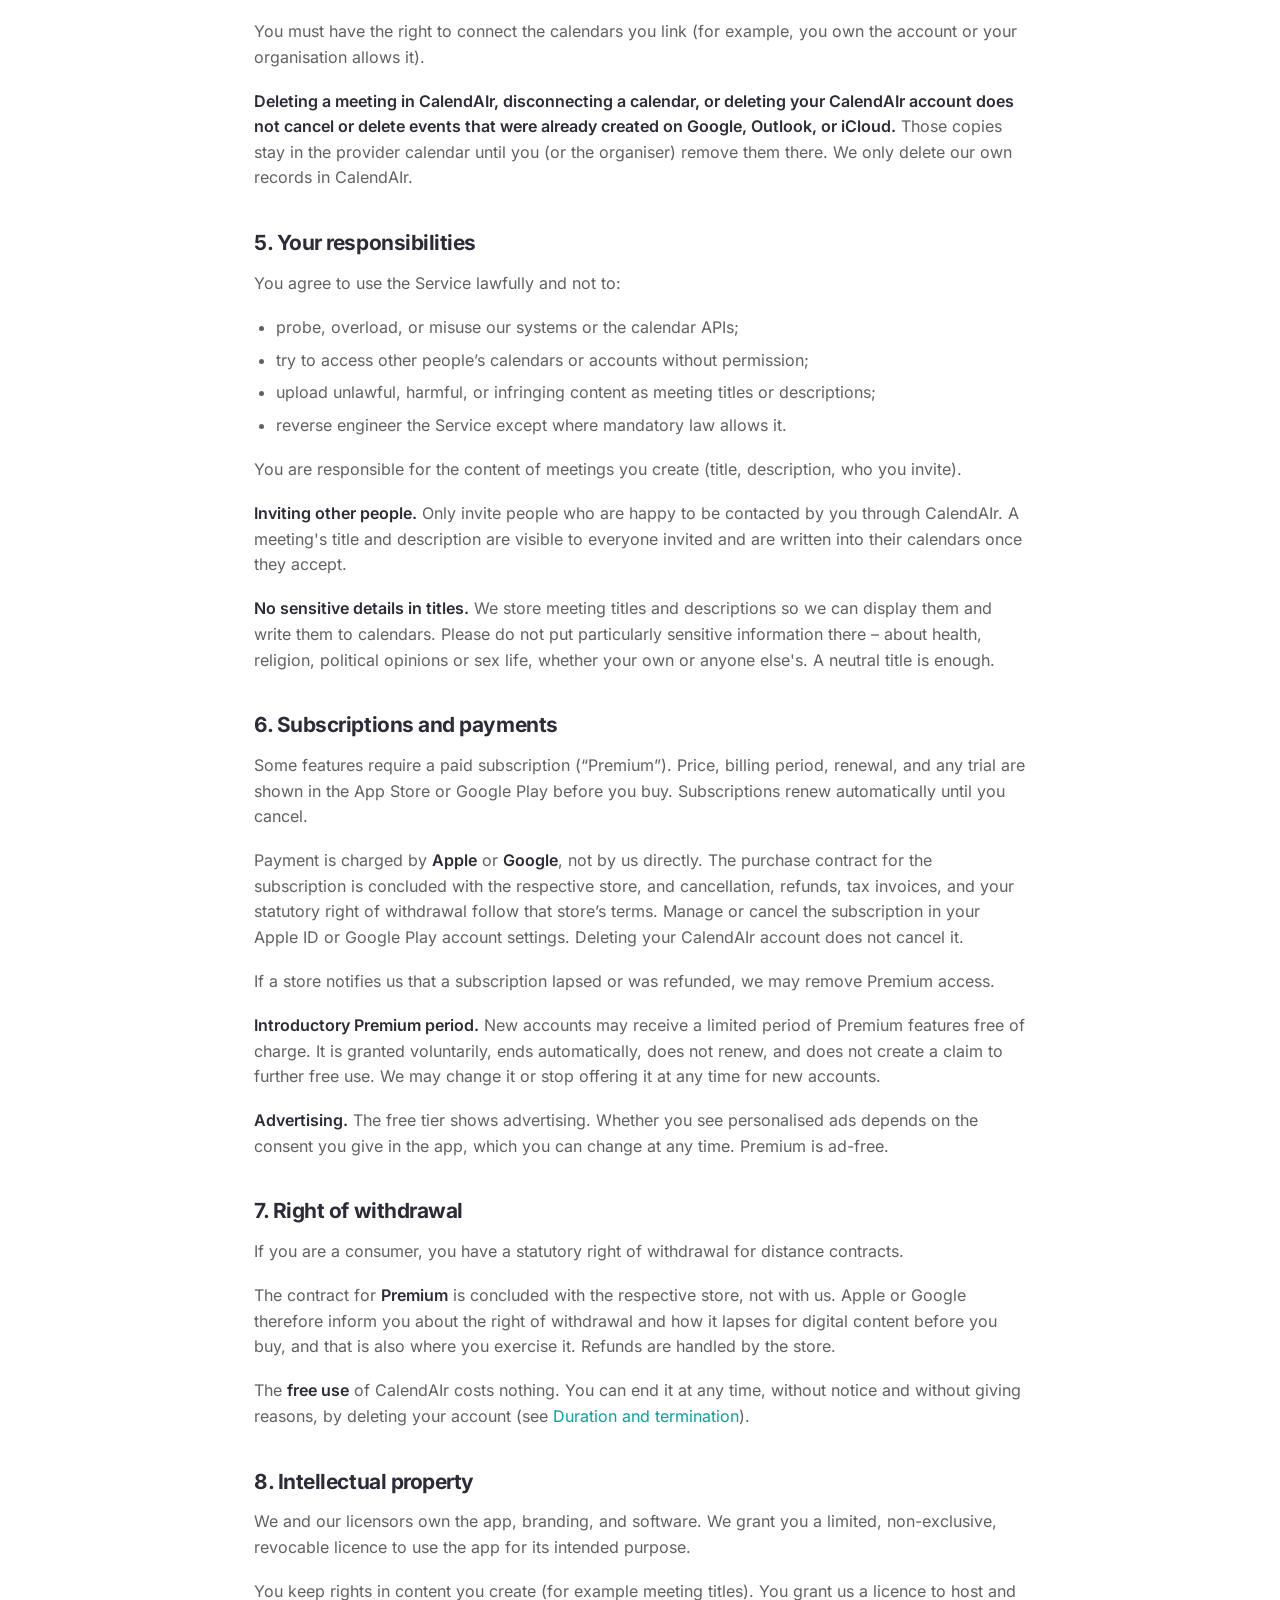
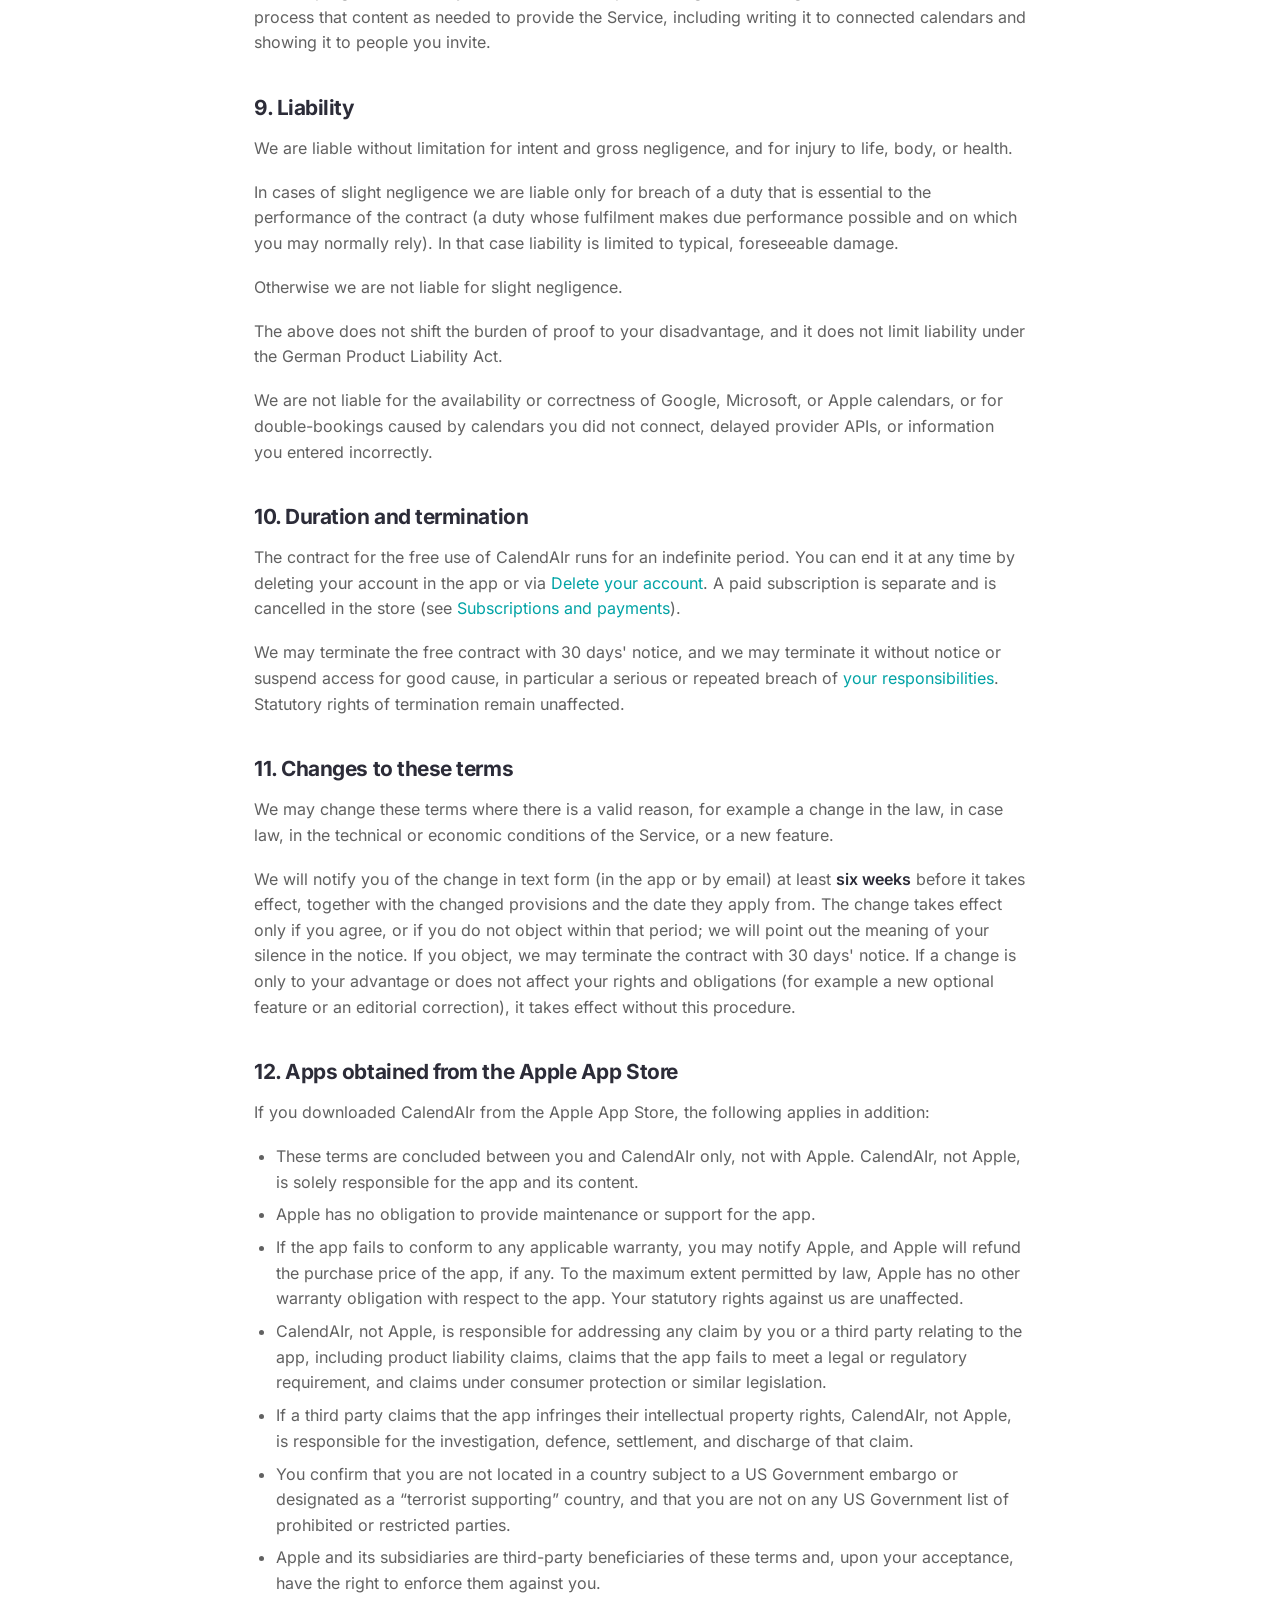
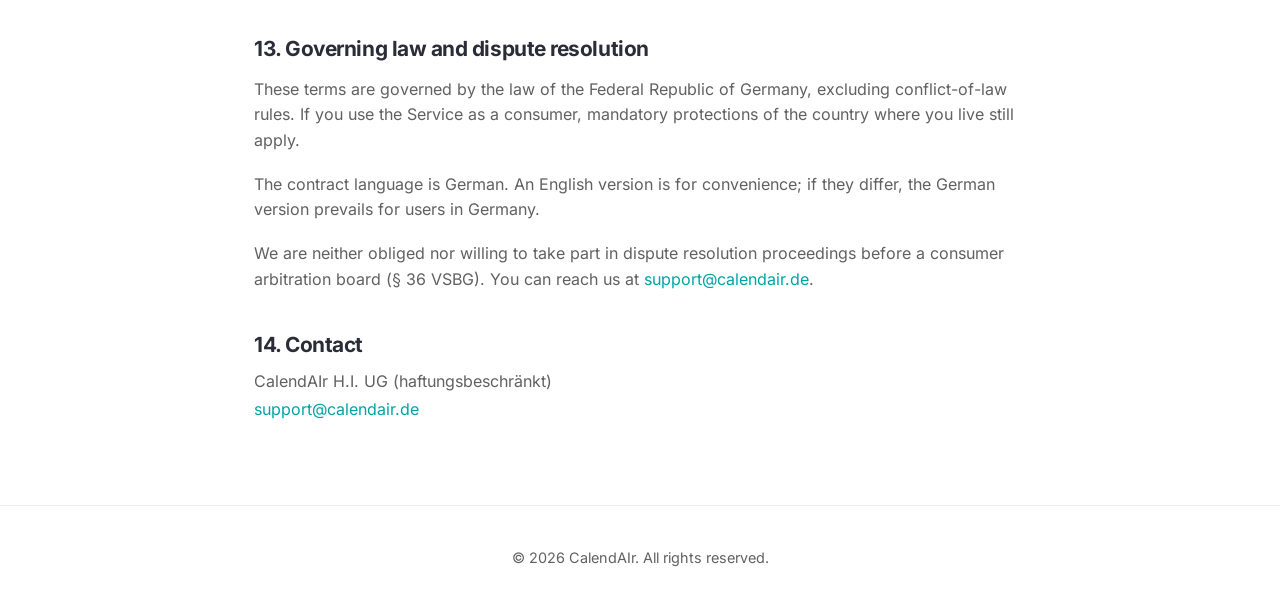
<file: terms-and-services.html>
<!DOCTYPE html>
<html lang="en">

<head>
  <meta charset="UTF-8">
  <meta name="viewport" content="width=device-width, initial-scale=1.0">
  <title>Terms of Service | CalendAIr</title>
  <meta name="description" content="Terms of Service for the CalendAIr app: accounts, calendar access, subscriptions, and liability.">
  <link rel="stylesheet" href="/assets/fonts.css">
  <link rel="stylesheet" href="/assets/site.css">
  <link rel="icon" type="image/png" href="/assets/favicon-96x96.png" sizes="96x96" />
  <link rel="icon" type="image/svg+xml" href="/assets/favicon.svg" />
  <link rel="shortcut icon" href="/assets/favicon.ico" />
  <link rel="apple-touch-icon" sizes="180x180" href="/assets/apple-touch-icon.png" />
  <meta name="apple-mobile-web-app-title" content="CalendAIr Web" />
  <link rel="manifest" href="/assets/site.webmanifest" />
</head>

<body>
  <main class="page">
    <div class="page-head">
      <div>
        <div class="breadcrumbs">
          <a href="/">Home</a>
          <span>/</span>
          <span>Terms of Service</span>
        </div>
        <h1>Terms of Service</h1>
      </div>
      <nav class="lang-switcher" aria-label="Language switcher">
        <a class="is-active" href="/terms-and-services.html"><span class="fi fi-gb"></span>EN</a>
        <a href="/de/nutzungsbedingungen.html"><span class="fi fi-de"></span>DE</a>
      </nav>
    </div>

    <section class="legal">
      <p class="legal-meta"><strong>Last updated: <time datetime="2026-11-20">20 November 2026</time></strong></p>

      <h2 id="who">1. Who these terms are with</h2>
      <p>These terms govern use of the CalendAIr mobile app and related services at <a href="https://calendair.de">calendair.de</a> (together, the “Service”).</p>
      <p>The provider is <strong>CalendAIr H.I. UG (haftungsbeschränkt)</strong>, Fährstraße 217, 40221 Düsseldorf, Germany, registered with the commercial register of the local court (Amtsgericht) of Düsseldorf under HRB 114309, represented by Frederik Holz and Judith Ingenbleek, email <a href="mailto:support@calendair.de">support@calendair.de</a> (“CalendAIr”, “we”).</p>
      <p>By creating an account or using the app, you agree to these terms. If you do not agree, do not use the Service.</p>
      <p>The <a href="/privacy-policy.html">Privacy Policy</a> describes how we process personal data.</p>
      <p><strong>Definitions.</strong> In these terms, <em>Service</em> means the CalendAIr app together with its servers and the website. A <em>meeting</em> is an appointment you create in CalendAIr and invite others to. A <em>connected calendar</em> is a calendar at Google, Microsoft or Apple whose use you have authorised. An <em>invite code</em> is the code that connects two accounts. <em>Premium</em> is the paid subscription.</p>

      <h2 id="service">2. The Service</h2>
      <p>CalendAIr helps you find times when you and people you invite are free, create meetings, and sync those meetings to connected Google, Outlook, or iCloud calendars. Availability depends on the calendars you connect and on the providers’ APIs.</p>
      <p><strong>Free and Premium.</strong> CalendAIr is free to use. The free tier includes a monthly quota of AI requests and a limited number of connected calendars and invitees per meeting, and it is financed by advertising. Premium lifts the request quota, raises those limits, and removes ads. The limits that apply are shown in the app, and we may adjust them for future periods with reasonable notice.</p>
      <p><strong>AI suggestions.</strong> CalendAIr uses an AI model to turn what you type (for example “Friday afternoon next week”) into time windows. AI output can be wrong or incomplete. A suggestion is a proposal, not a booking: check the date, time, and participants before you confirm a meeting.</p>
      <p>We may change, limit, or discontinue features, and we may set fair-use limits to keep the Service running. We do not guarantee uninterrupted availability.</p>
      <p>CalendAIr is <strong>not</strong> a replacement for your calendar provider. Google, Microsoft, and Apple remain responsible for their own products.</p>

      <h2 id="eligibility">3. Eligibility and account</h2>
      <p>You must be at least <strong>18</strong> years old.</p>
      <p>You sign in with Google or Apple. You are responsible for that account and for activity under it. Provide accurate information. Do not share access in a way that lets others misuse the Service.</p>
      <p>We may suspend or close accounts that breach these terms or that we reasonably believe are abusive, unlawful, or a security risk.</p>

      <h2 id="calendar">4. Calendar access</h2>
      <p>You choose whether to connect a calendar. Connection uses cloud APIs (OAuth for Google and Outlook; CalDAV for iCloud with an app-specific password). It does <strong>not</strong> use the phone’s system calendar permission.</p>
      <p>You must have the right to connect the calendars you link (for example, you own the account or your organisation allows it).</p>
      <p><strong>Deleting a meeting in CalendAIr, disconnecting a calendar, or deleting your CalendAIr account does not cancel or delete events that were already created on Google, Outlook, or iCloud.</strong> Those copies stay in the provider calendar until you (or the organiser) remove them there. We only delete our own records in CalendAIr.</p>

      <h2 id="responsibilities">5. Your responsibilities</h2>
      <p>You agree to use the Service lawfully and not to:</p>
      <ul>
        <li>probe, overload, or misuse our systems or the calendar APIs;</li>
        <li>try to access other people’s calendars or accounts without permission;</li>
        <li>upload unlawful, harmful, or infringing content as meeting titles or descriptions;</li>
        <li>reverse engineer the Service except where mandatory law allows it.</li>
      </ul>
      <p>You are responsible for the content of meetings you create (title, description, who you invite).</p>
      <p><strong>Inviting other people.</strong> Only invite people who are happy to be contacted by you through CalendAIr. A meeting's title and description are visible to everyone invited and are written into their calendars once they accept.</p>
      <p><strong>No sensitive details in titles.</strong> We store meeting titles and descriptions so we can display them and write them to calendars. Please do not put particularly sensitive information there &ndash; about health, religion, political opinions or sex life, whether your own or anyone else's. A neutral title is enough.</p>

      <h2 id="subscriptions">6. Subscriptions and payments</h2>
      <p>Some features require a paid subscription (“Premium”). Price, billing period, renewal, and any trial are shown in the App Store or Google Play before you buy. Subscriptions renew automatically until you cancel.</p>
      <p>Payment is charged by <strong>Apple</strong> or <strong>Google</strong>, not by us directly. The purchase contract for the subscription is concluded with the respective store, and cancellation, refunds, tax invoices, and your statutory right of withdrawal follow that store’s terms. Manage or cancel the subscription in your Apple ID or Google Play account settings. Deleting your CalendAIr account does not cancel it.</p>
      <p>If a store notifies us that a subscription lapsed or was refunded, we may remove Premium access.</p>
      <p><strong>Introductory Premium period.</strong> New accounts may receive a limited period of Premium features free of charge. It is granted voluntarily, ends automatically, does not renew, and does not create a claim to further free use. We may change it or stop offering it at any time for new accounts.</p>
      <p><strong>Advertising.</strong> The free tier shows advertising. Whether you see personalised ads depends on the consent you give in the app, which you can change at any time. Premium is ad-free.</p>

      <h2 id="withdrawal">7. Right of withdrawal</h2>
      <p>If you are a consumer, you have a statutory right of withdrawal for distance contracts.</p>
      <p>The contract for <strong>Premium</strong> is concluded with the respective store, not with us. Apple or Google therefore inform you about the right of withdrawal and how it lapses for digital content before you buy, and that is also where you exercise it. Refunds are handled by the store.</p>
      <p>The <strong>free use</strong> of CalendAIr costs nothing. You can end it at any time, without notice and without giving reasons, by deleting your account (see <a href="#term">Duration and termination</a>).</p>

      <h2 id="ip">8. Intellectual property</h2>
      <p>We and our licensors own the app, branding, and software. We grant you a limited, non-exclusive, revocable licence to use the app for its intended purpose.</p>
      <p>You keep rights in content you create (for example meeting titles). You grant us a licence to host and process that content as needed to provide the Service, including writing it to connected calendars and showing it to people you invite.</p>

      <h2 id="liability">9. Liability</h2>
      <p>We are liable without limitation for intent and gross negligence, and for injury to life, body, or health.</p>
      <p>In cases of slight negligence we are liable only for breach of a duty that is essential to the performance of the contract (a duty whose fulfilment makes due performance possible and on which you may normally rely). In that case liability is limited to typical, foreseeable damage.</p>
      <p>Otherwise we are not liable for slight negligence.</p>
      <p>The above does not shift the burden of proof to your disadvantage, and it does not limit liability under the German Product Liability Act.</p>
      <p>We are not liable for the availability or correctness of Google, Microsoft, or Apple calendars, or for double-bookings caused by calendars you did not connect, delayed provider APIs, or information you entered incorrectly.</p>

      <h2 id="term">10. Duration and termination</h2>
      <p>The contract for the free use of CalendAIr runs for an indefinite period. You can end it at any time by deleting your account in the app or via <a href="/delete-account.html">Delete your account</a>. A paid subscription is separate and is cancelled in the store (see <a href="#subscriptions">Subscriptions and payments</a>).</p>
      <p>We may terminate the free contract with 30 days' notice, and we may terminate it without notice or suspend access for good cause, in particular a serious or repeated breach of <a href="#responsibilities">your responsibilities</a>. Statutory rights of termination remain unaffected.</p>

      <h2 id="changes">11. Changes to these terms</h2>
      <p>We may change these terms where there is a valid reason, for example a change in the law, in case law, in the technical or economic conditions of the Service, or a new feature.</p>
      <p>We will notify you of the change in text form (in the app or by email) at least <strong>six weeks</strong> before it takes effect, together with the changed provisions and the date they apply from. The change takes effect only if you agree, or if you do not object within that period; we will point out the meaning of your silence in the notice. If you object, we may terminate the contract with 30 days' notice. If a change is only to your advantage or does not affect your rights and obligations (for example a new optional feature or an editorial correction), it takes effect without this procedure.</p>

      <h2 id="apple">12. Apps obtained from the Apple App Store</h2>
      <p>If you downloaded CalendAIr from the Apple App Store, the following applies in addition:</p>
      <ul>
        <li>These terms are concluded between you and CalendAIr only, not with Apple. CalendAIr, not Apple, is solely responsible for the app and its content.</li>
        <li>Apple has no obligation to provide maintenance or support for the app.</li>
        <li>If the app fails to conform to any applicable warranty, you may notify Apple, and Apple will refund the purchase price of the app, if any. To the maximum extent permitted by law, Apple has no other warranty obligation with respect to the app. Your statutory rights against us are unaffected.</li>
        <li>CalendAIr, not Apple, is responsible for addressing any claim by you or a third party relating to the app, including product liability claims, claims that the app fails to meet a legal or regulatory requirement, and claims under consumer protection or similar legislation.</li>
        <li>If a third party claims that the app infringes their intellectual property rights, CalendAIr, not Apple, is responsible for the investigation, defence, settlement, and discharge of that claim.</li>
        <li>You confirm that you are not located in a country subject to a US Government embargo or designated as a “terrorist supporting” country, and that you are not on any US Government list of prohibited or restricted parties.</li>
        <li>Apple and its subsidiaries are third-party beneficiaries of these terms and, upon your acceptance, have the right to enforce them against you.</li>
      </ul>

      <h2 id="law">13. Governing law and dispute resolution</h2>
      <p>These terms are governed by the law of the Federal Republic of Germany, excluding conflict-of-law rules. If you use the Service as a consumer, mandatory protections of the country where you live still apply.</p>
      <p>The contract language is German. An English version is for convenience; if they differ, the German version prevails for users in Germany.</p>
      <p>We are neither obliged nor willing to take part in dispute resolution proceedings before a consumer arbitration board (§ 36 VSBG). You can reach us at <a href="mailto:support@calendair.de">support@calendair.de</a>.</p>

      <h2 id="contact">14. Contact</h2>
      <address>
        CalendAIr H.I. UG (haftungsbeschränkt)<br>
        <a href="mailto:support@calendair.de">support@calendair.de</a>
      </address>
    </section>
  </main>

  <footer class="footer-simple">
    <div class="container">
      &copy; <span data-current-year></span> CalendAIr. All rights reserved.
    </div>
  </footer>

  <script src="/assets/site.js"></script>
</body>

</html>
</file>
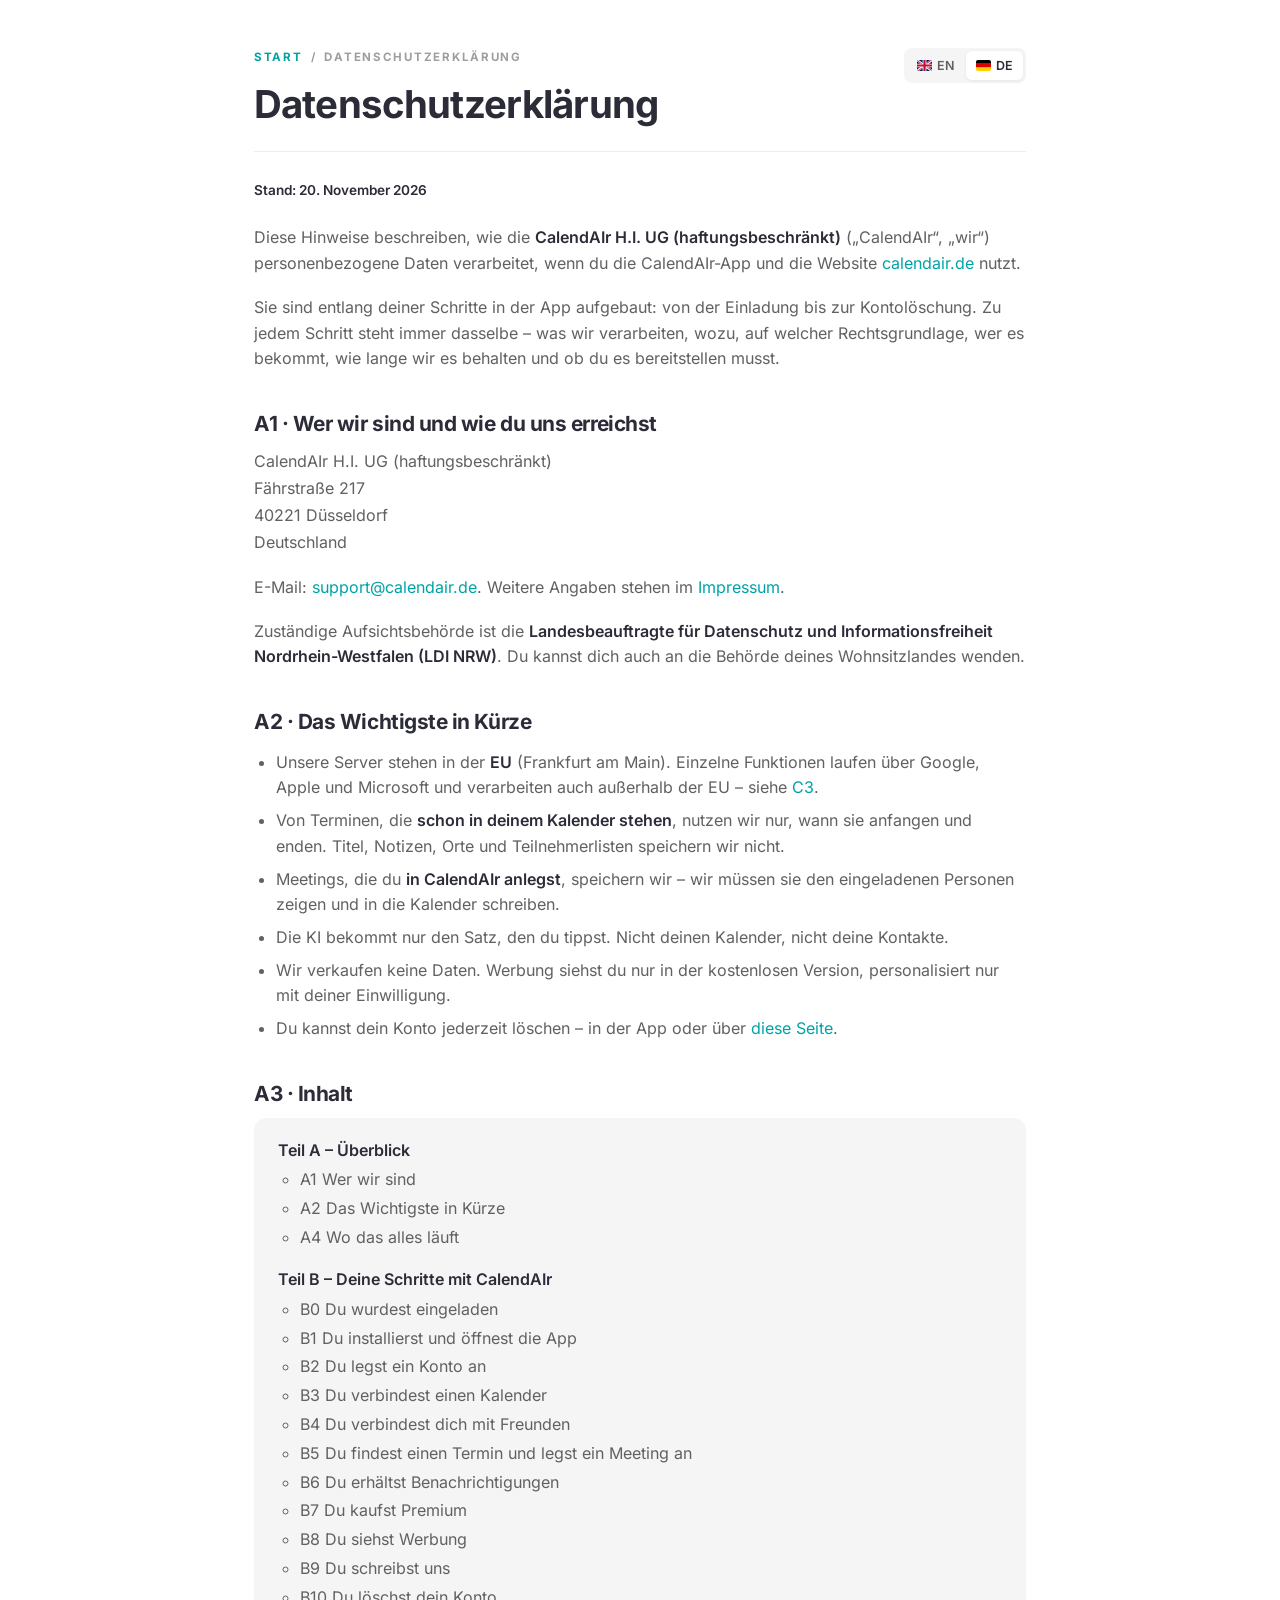
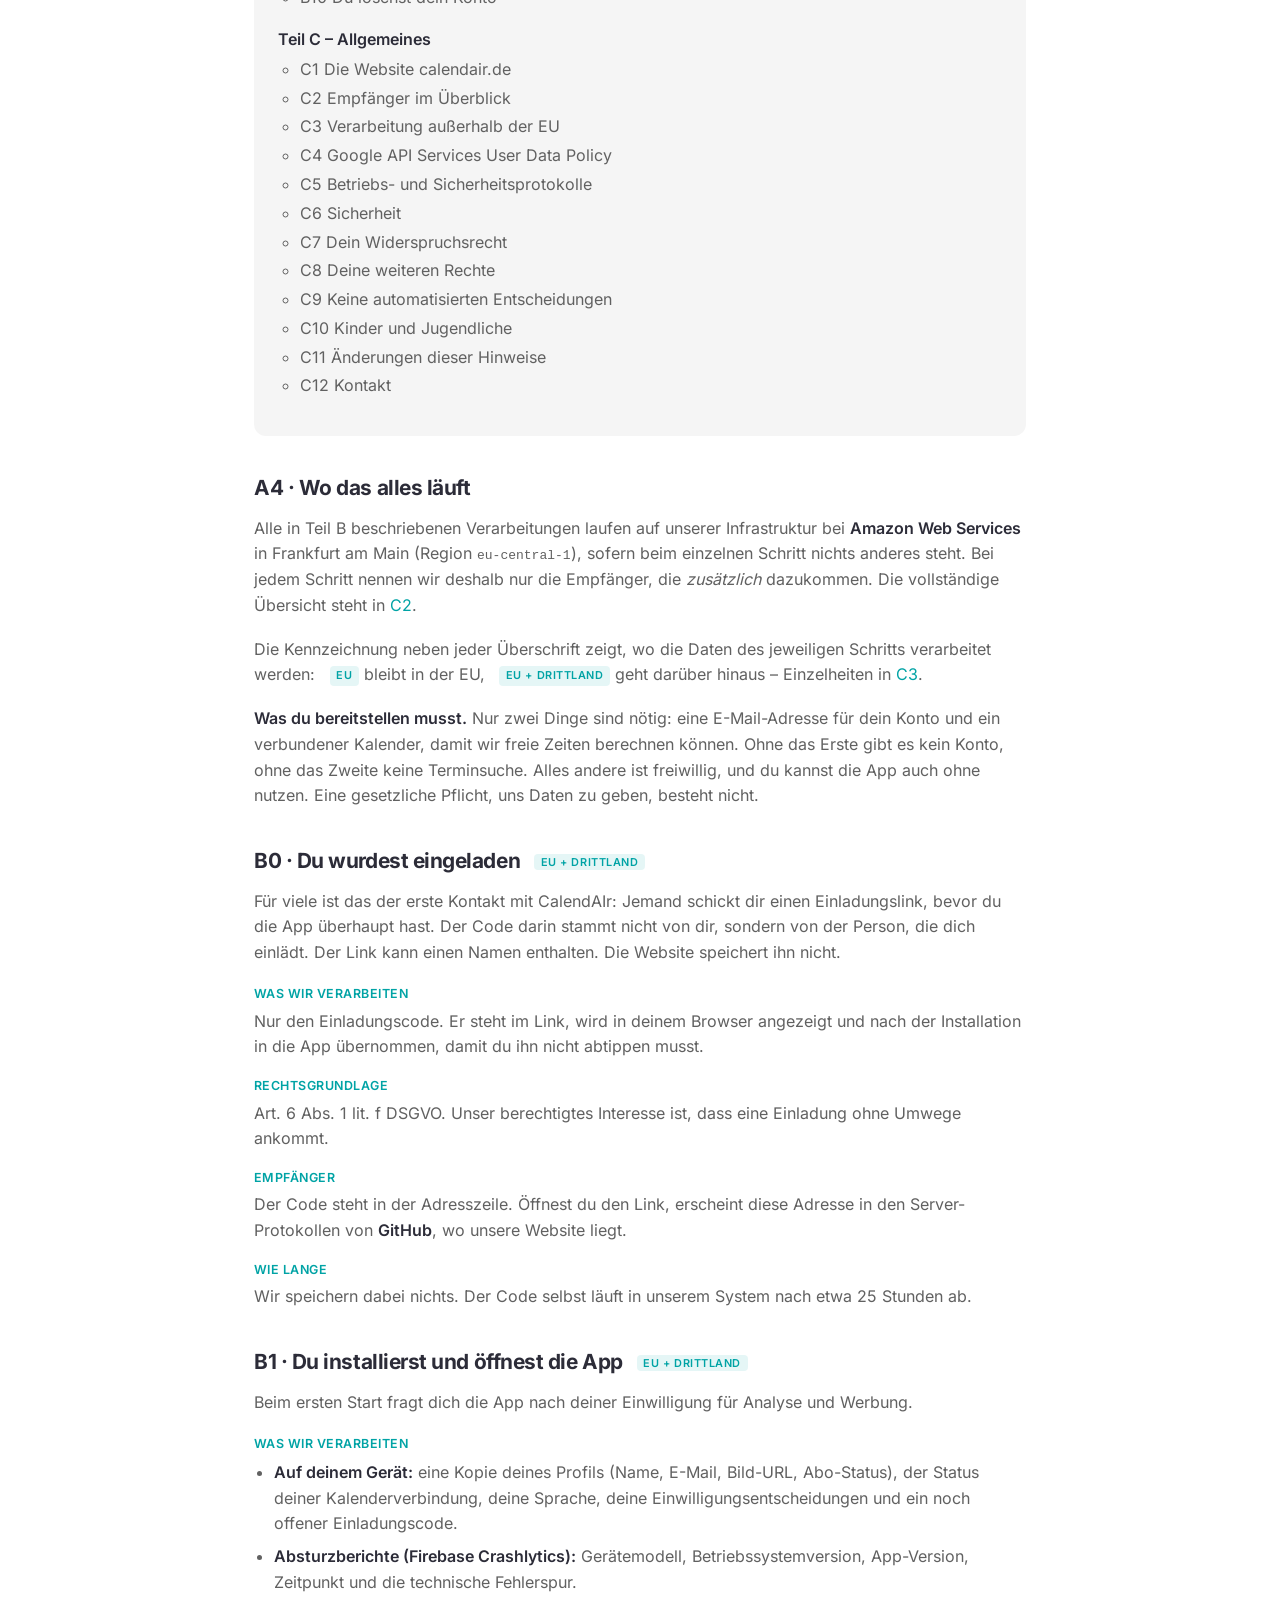
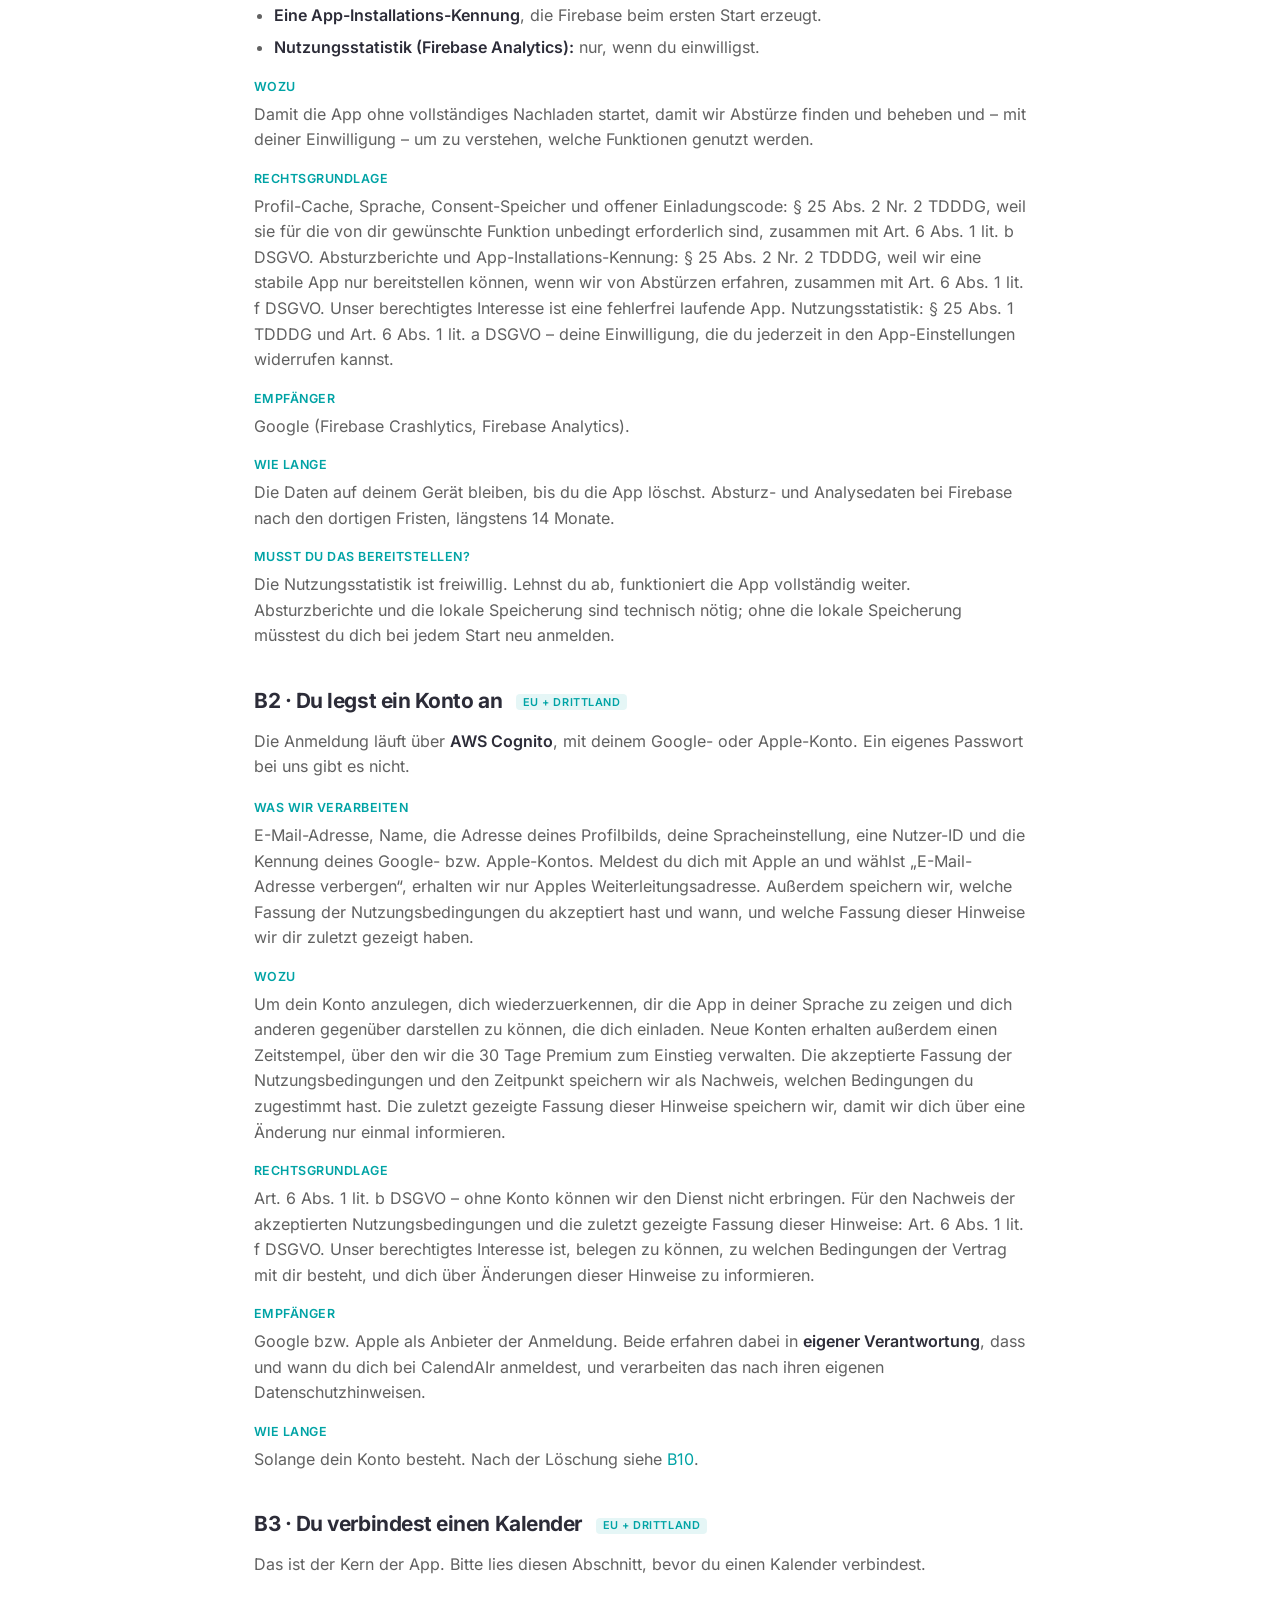
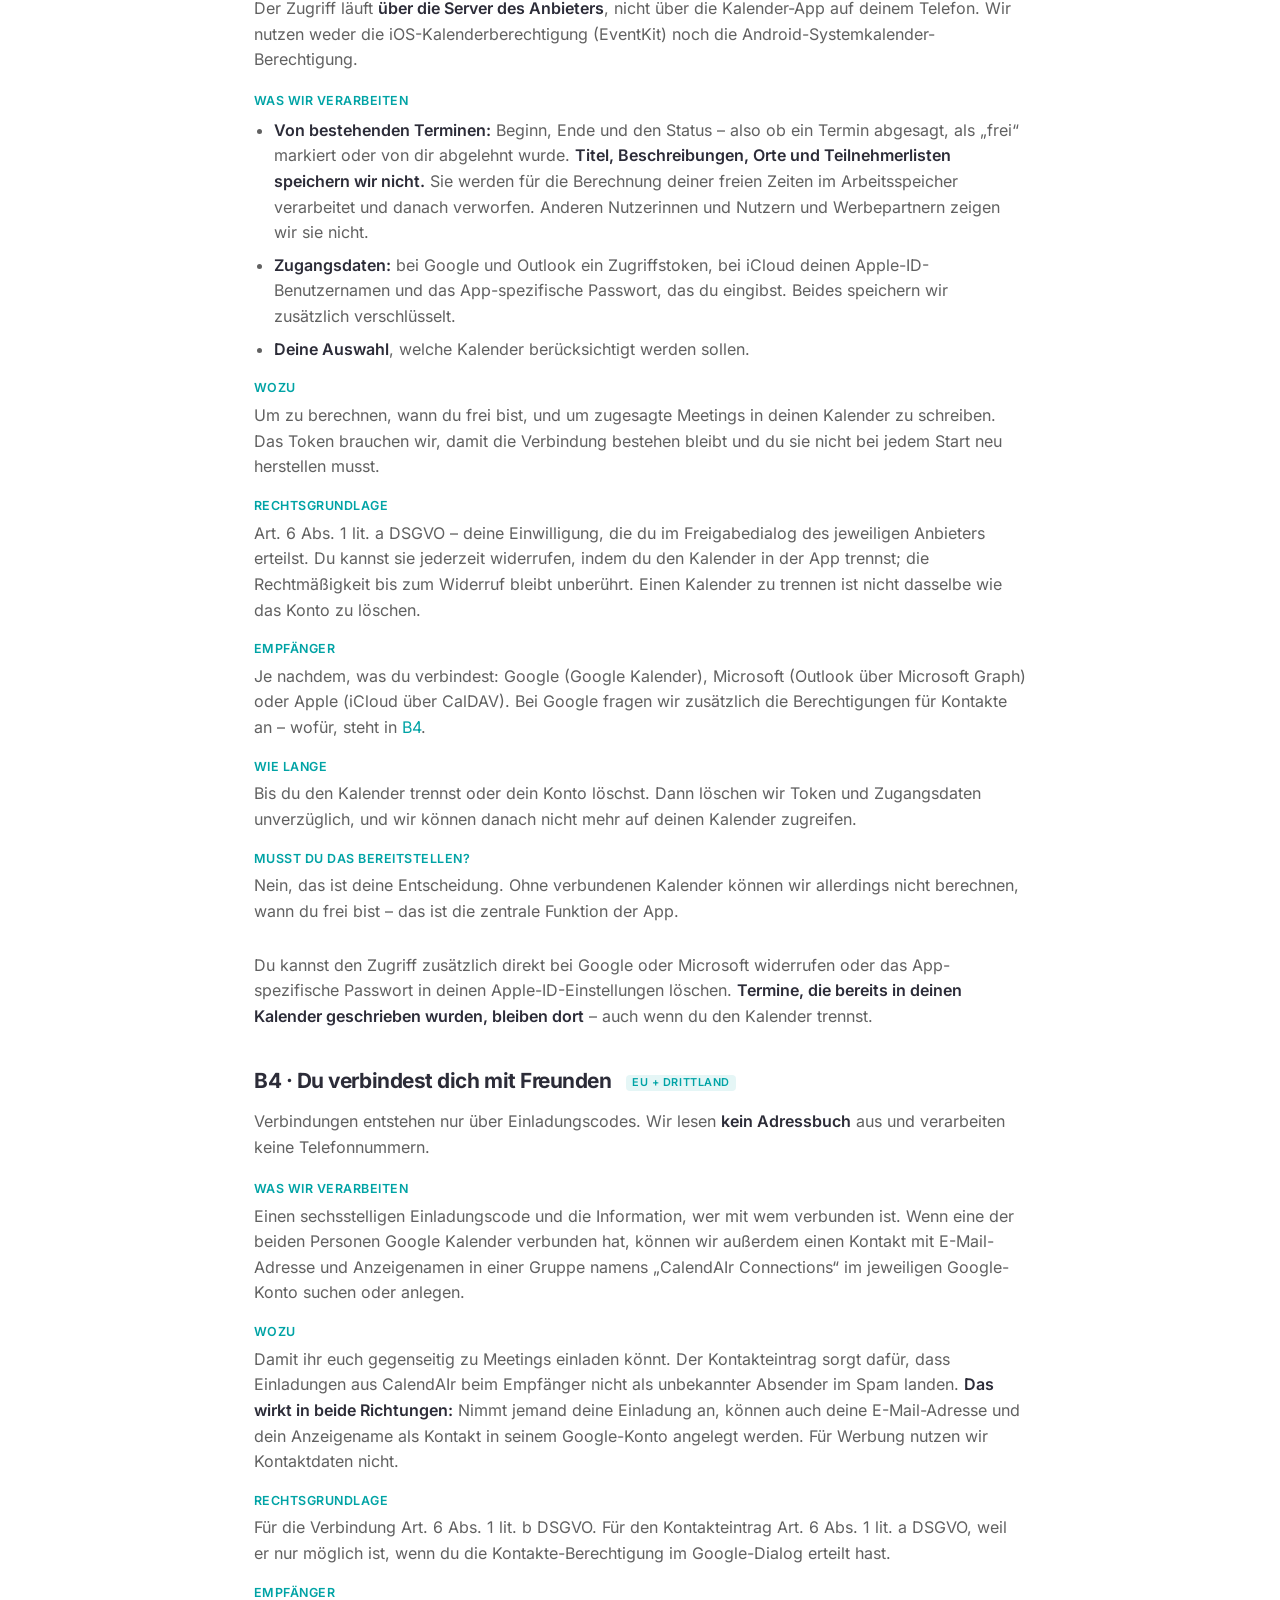
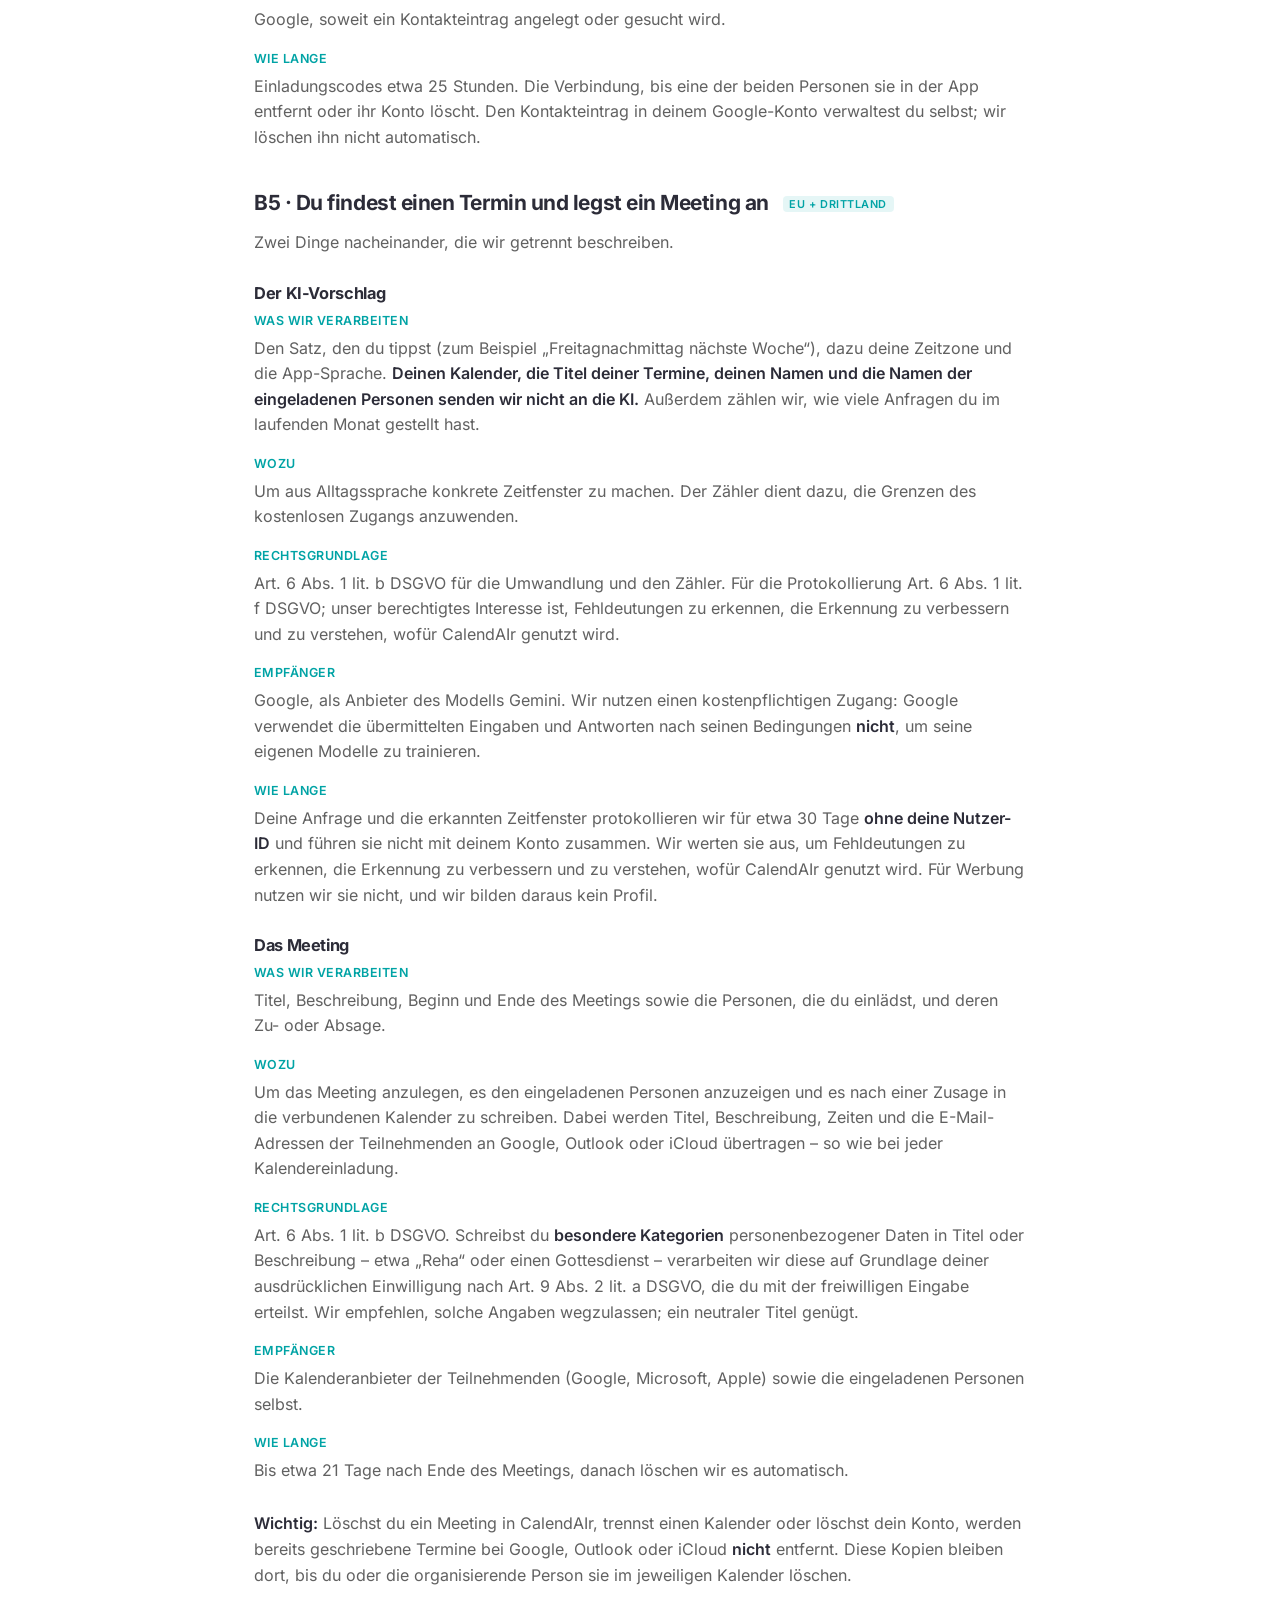
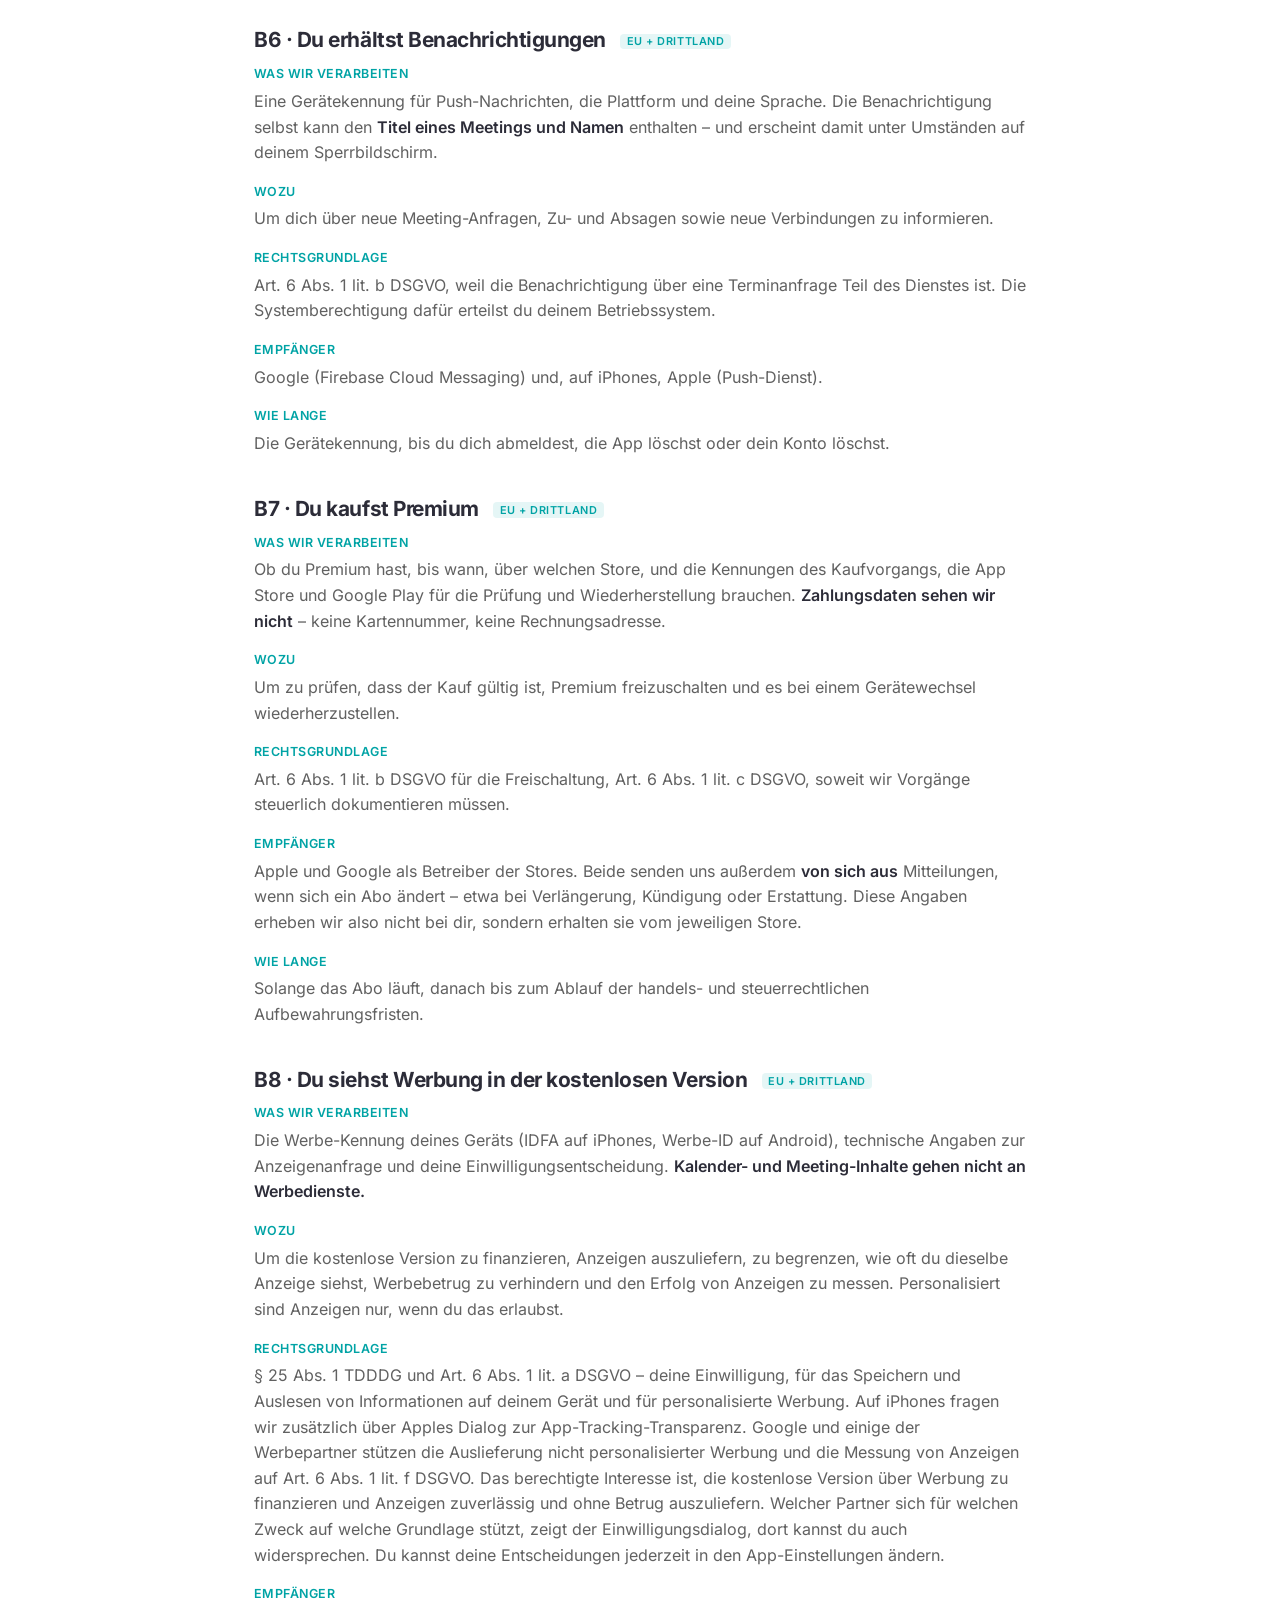
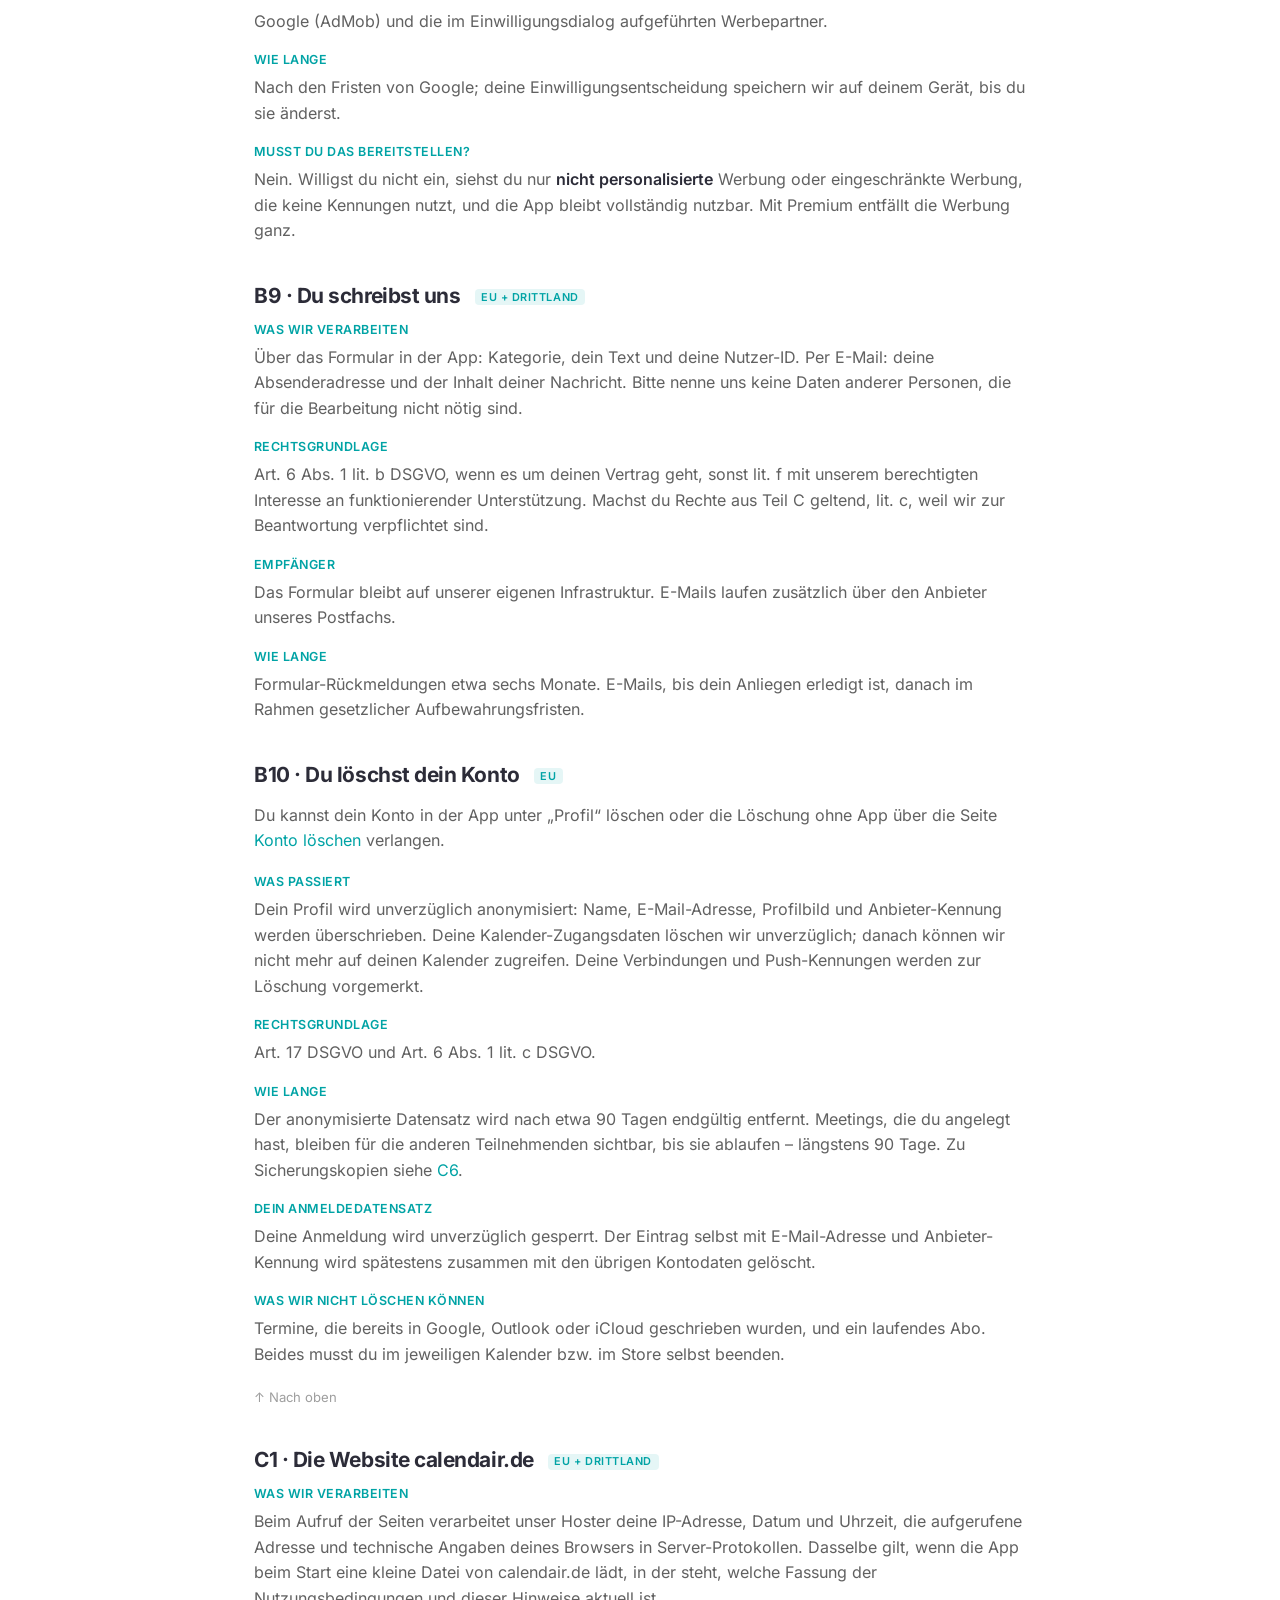
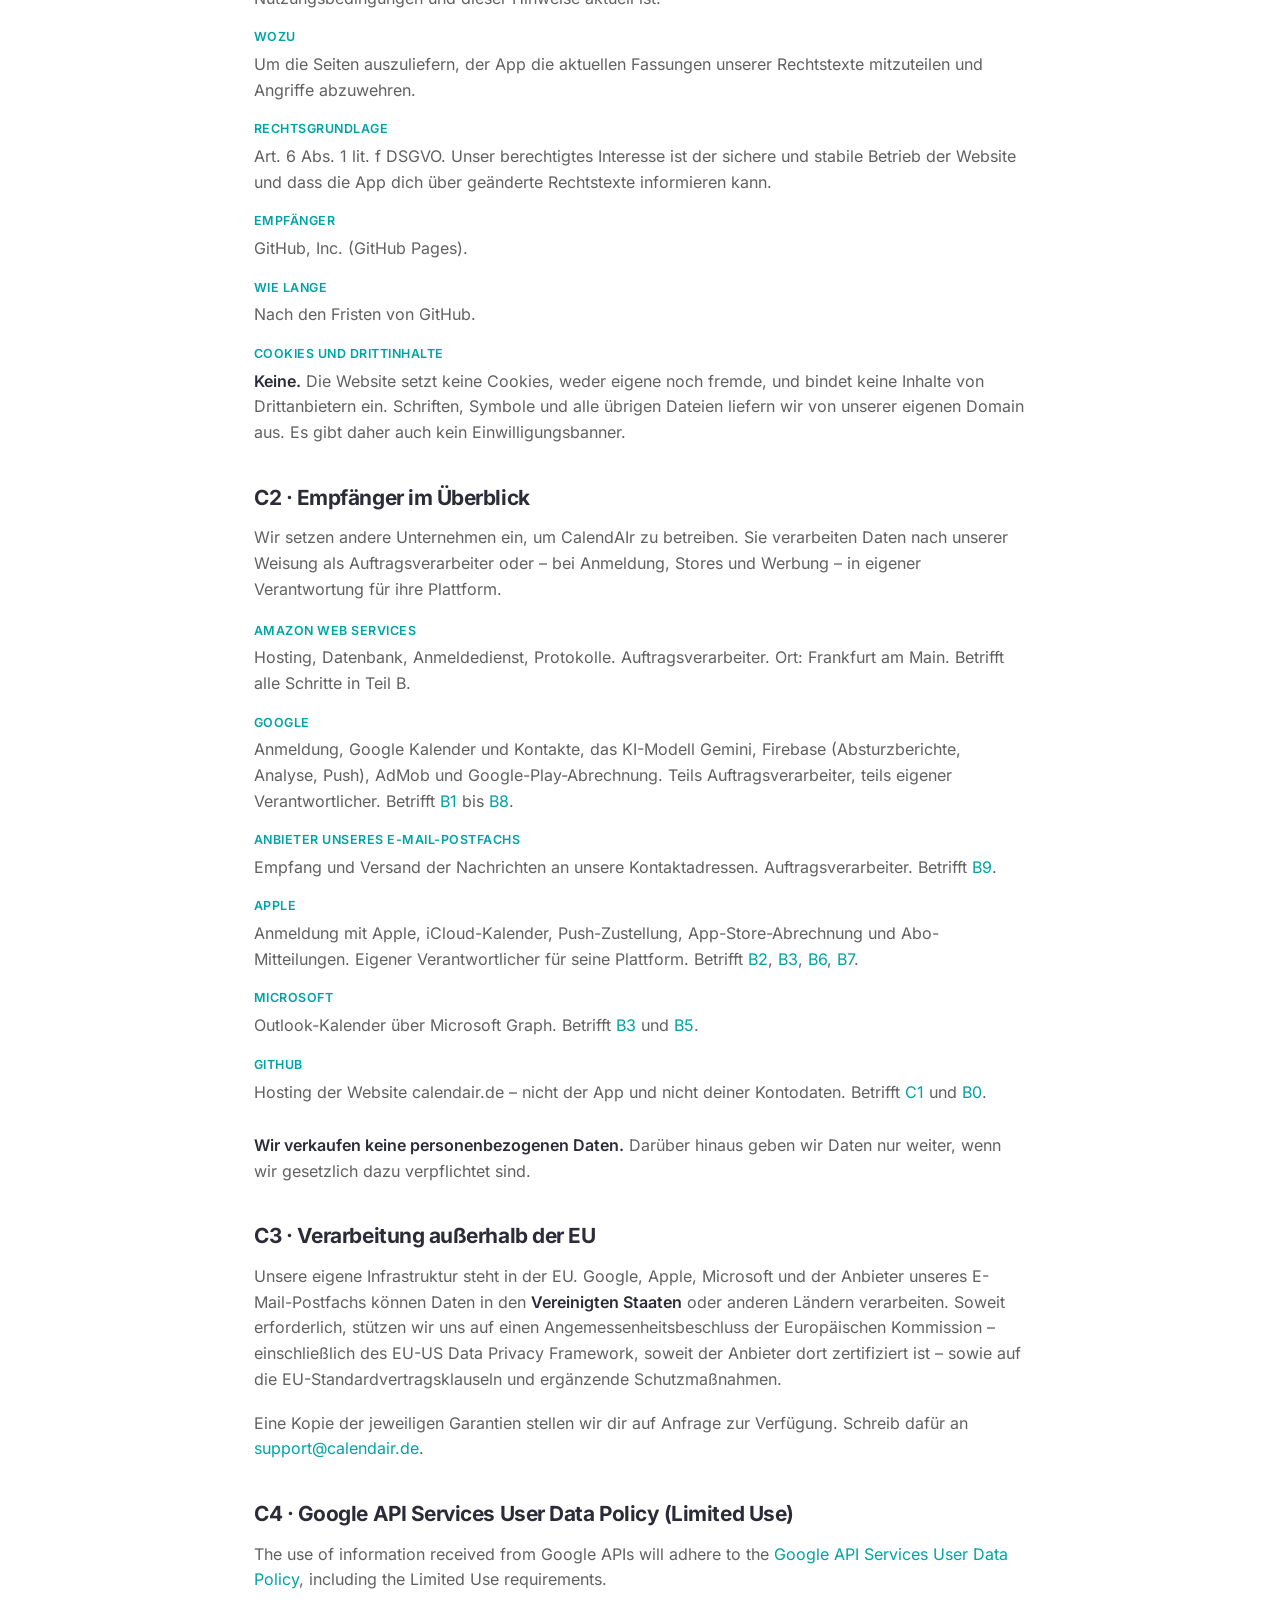
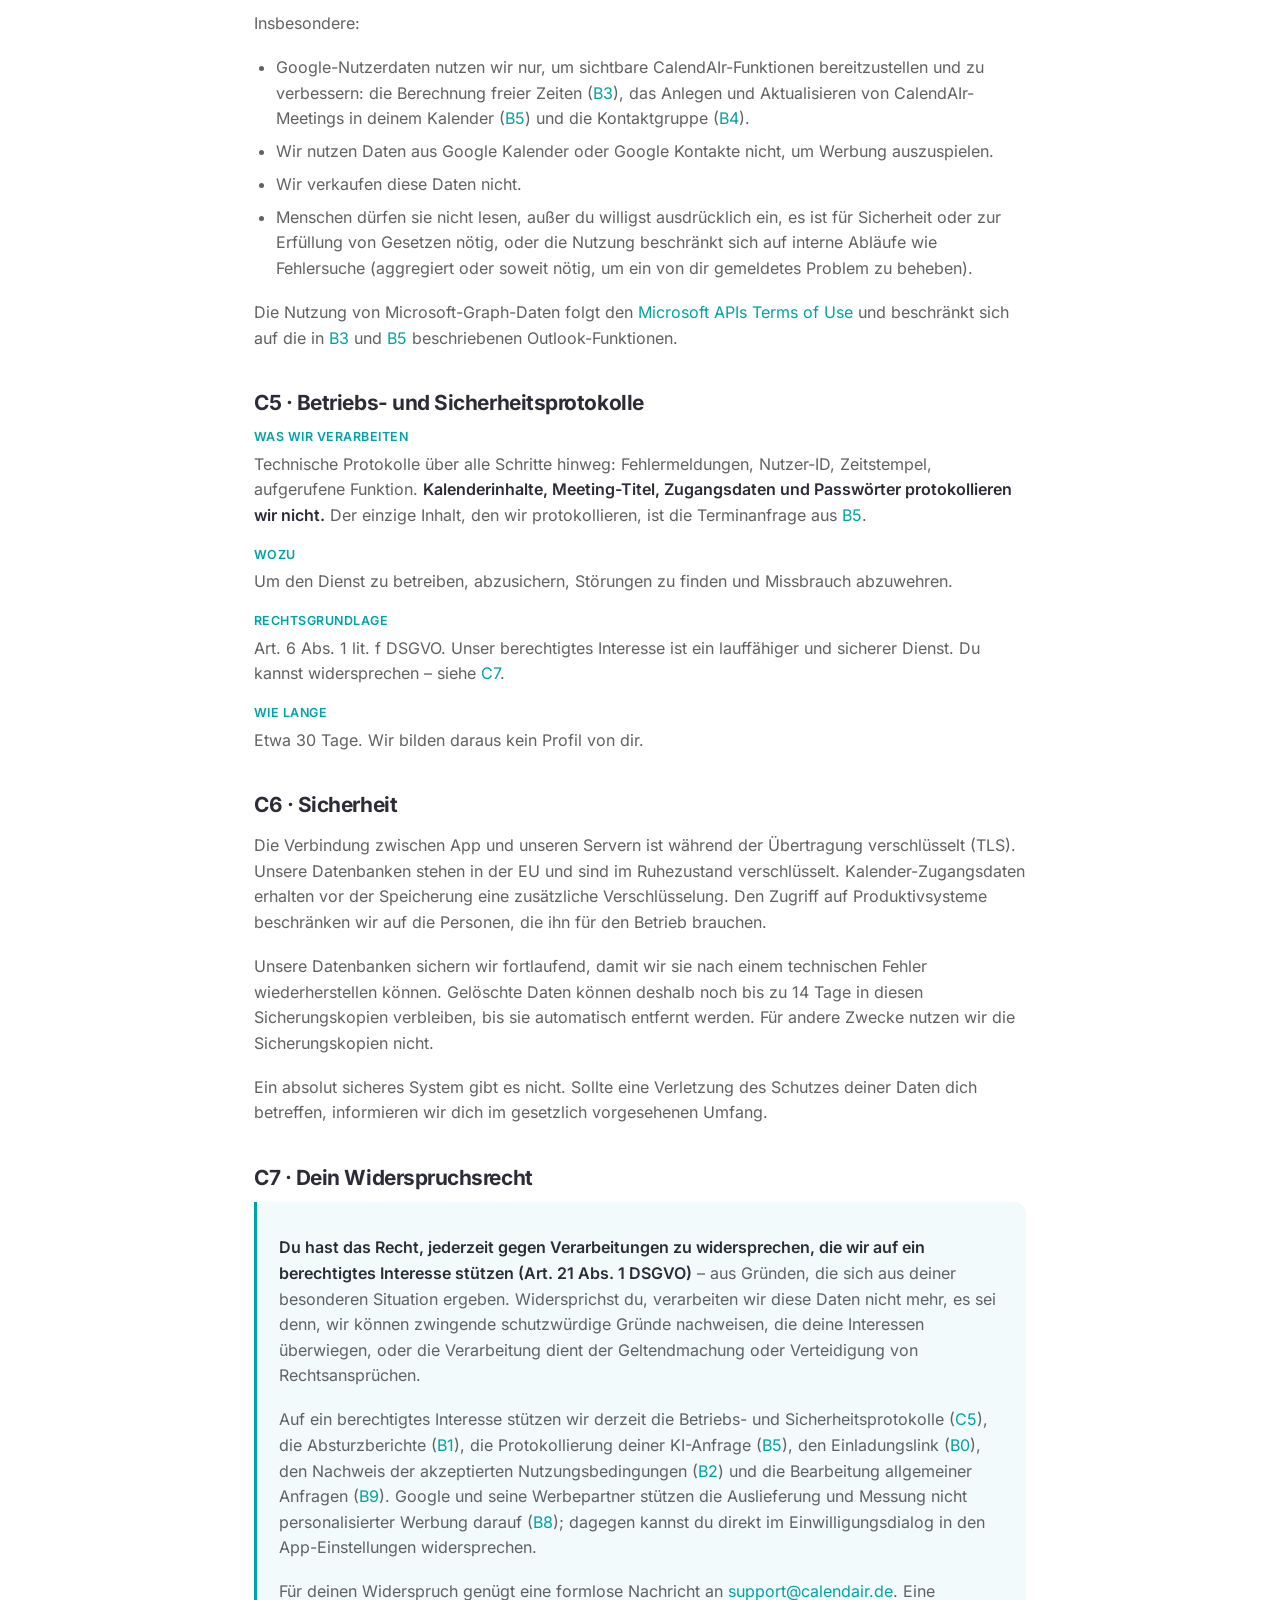
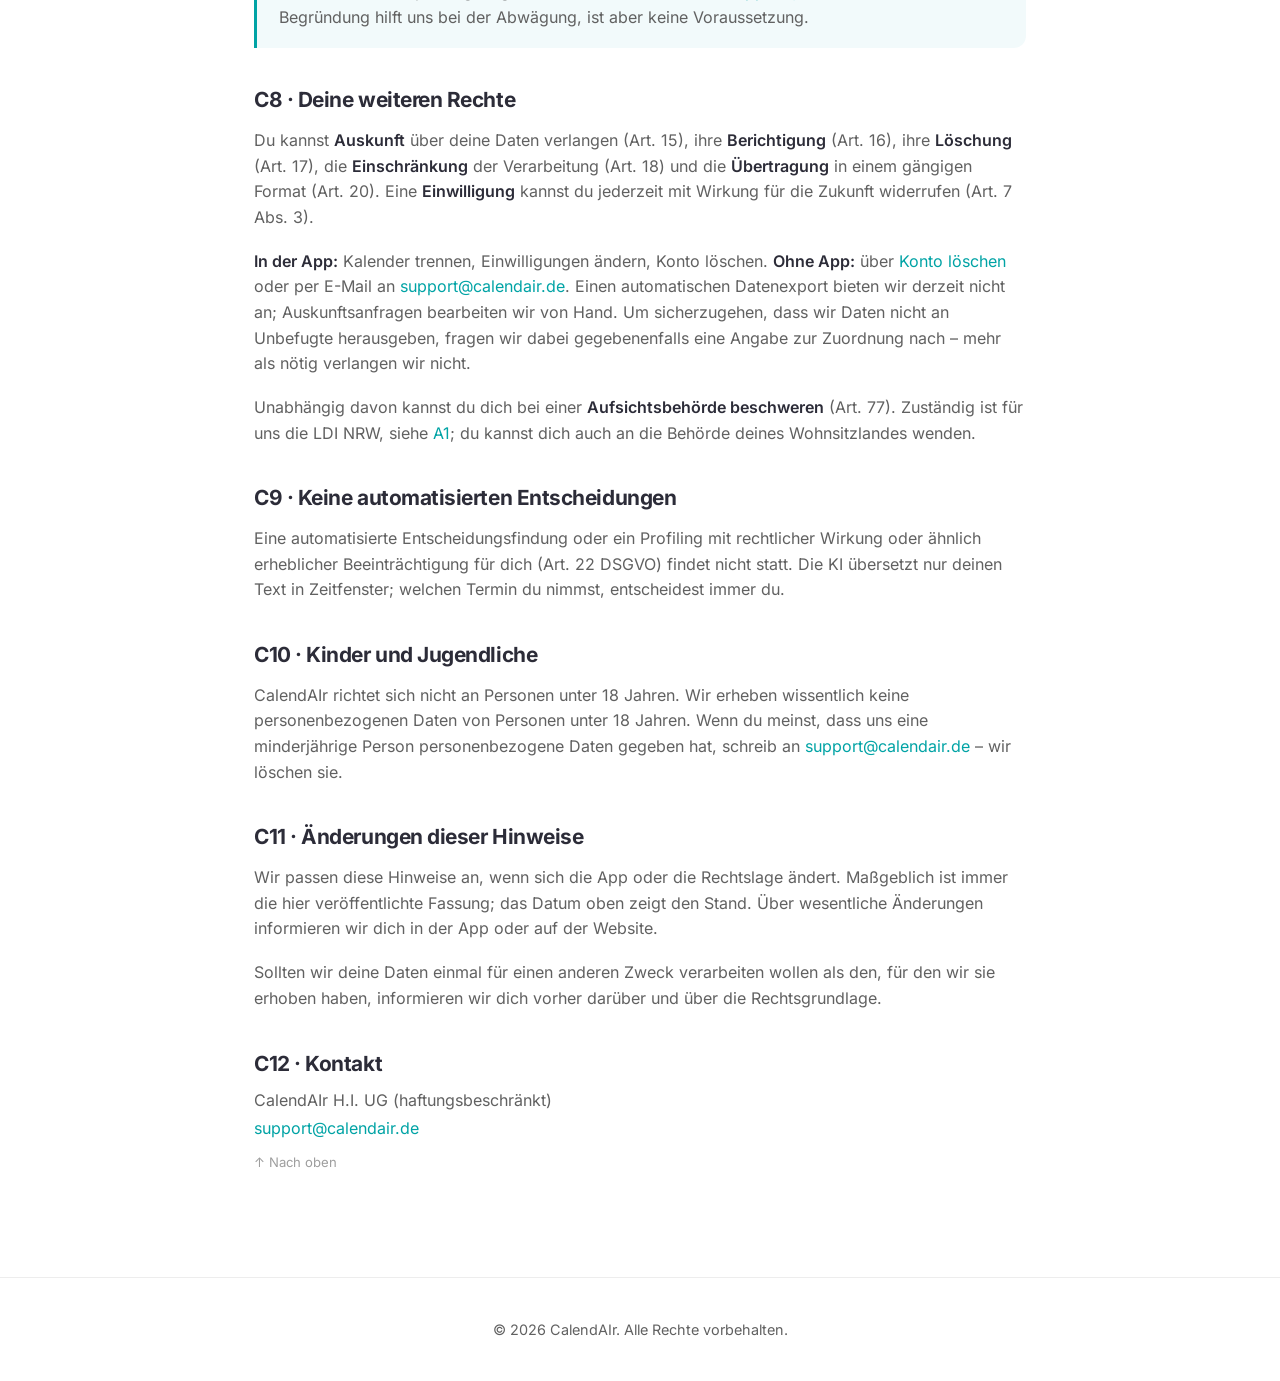
<file: de/datenschutzerklaerung.html>
<!DOCTYPE html>
<html lang="de">

<head>
  <meta charset="UTF-8">
  <meta name="viewport" content="width=device-width, initial-scale=1.0">
  <title>Datenschutzerklärung | CalendAIr</title>
  <meta name="description" content="Wie CalendAIr personenbezogene Daten verarbeitet – Schritt für Schritt, von der Einladung bis zur Kontolöschung.">
  <link rel="stylesheet" href="/assets/fonts.css">
  <link rel="stylesheet" href="/assets/site.css">
  <link rel="icon" type="image/png" href="/assets/favicon-96x96.png" sizes="96x96" />
  <link rel="icon" type="image/svg+xml" href="/assets/favicon.svg" />
  <link rel="shortcut icon" href="/assets/favicon.ico" />
  <link rel="apple-touch-icon" sizes="180x180" href="/assets/apple-touch-icon.png" />
  <meta name="apple-mobile-web-app-title" content="CalendAIr Web" />
  <link rel="manifest" href="/assets/site.webmanifest" />
</head>

<body>
  <main class="page" id="top">
    <div class="page-head">
      <div>
        <div class="breadcrumbs">
          <a href="/de/index.html">Start</a>
          <span>/</span>
          <span>Datenschutzerklärung</span>
        </div>
        <h1>Datenschutzerklärung</h1>
      </div>
      <nav class="lang-switcher" aria-label="Sprachauswahl">
        <a href="/privacy-policy.html"><span class="fi fi-gb"></span>EN</a>
        <a class="is-active" href="/de/datenschutzerklaerung.html"><span class="fi fi-de"></span>DE</a>
      </nav>
    </div>

    <section class="legal">
      <p class="legal-meta"><strong>Stand: <time datetime="2026-11-20">20. November 2026</time></strong></p>

      <p>Diese Hinweise beschreiben, wie die <strong>CalendAIr H.I. UG (haftungsbeschränkt)</strong> („CalendAIr“, „wir“) personenbezogene Daten verarbeitet, wenn du die CalendAIr-App und die Website <a href="https://calendair.de">calendair.de</a> nutzt.</p>
      <p>Sie sind entlang deiner Schritte in der App aufgebaut: von der Einladung bis zur Kontolöschung. Zu jedem Schritt steht immer dasselbe &ndash; was wir verarbeiten, wozu, auf welcher Rechtsgrundlage, wer es bekommt, wie lange wir es behalten und ob du es bereitstellen musst.</p>

      <h2 id="a1-controller">A1 &middot; Wer wir sind und wie du uns erreichst</h2>
      <address>
        CalendAIr H.I. UG (haftungsbeschränkt)<br>
        Fährstraße 217<br>
        40221 Düsseldorf<br>
        Deutschland
      </address>
      <p>E-Mail: <a href="mailto:support@calendair.de">support@calendair.de</a>. Weitere Angaben stehen im <a href="/de/impressum.html">Impressum</a>.</p>
      <p>Zuständige Aufsichtsbehörde ist die <strong>Landesbeauftragte für Datenschutz und Informationsfreiheit Nordrhein-Westfalen (LDI NRW)</strong>. Du kannst dich auch an die Behörde deines Wohnsitzlandes wenden.</p>

      <h2 id="a2-summary">A2 &middot; Das Wichtigste in Kürze</h2>
      <ul>
        <li>Unsere Server stehen in der <strong>EU</strong> (Frankfurt am Main). Einzelne Funktionen laufen über Google, Apple und Microsoft und verarbeiten auch außerhalb der EU &ndash; siehe <a href="#c3-transfers">C3</a>.</li>
        <li>Von Terminen, die <strong>schon in deinem Kalender stehen</strong>, nutzen wir nur, wann sie anfangen und enden. Titel, Notizen, Orte und Teilnehmerlisten speichern wir nicht.</li>
        <li>Meetings, die du <strong>in CalendAIr anlegst</strong>, speichern wir &ndash; wir müssen sie den eingeladenen Personen zeigen und in die Kalender schreiben.</li>
        <li>Die KI bekommt nur den Satz, den du tippst. Nicht deinen Kalender, nicht deine Kontakte.</li>
        <li>Wir verkaufen keine Daten. Werbung siehst du nur in der kostenlosen Version, personalisiert nur mit deiner Einwilligung.</li>
        <li>Du kannst dein Konto jederzeit löschen &ndash; in der App oder über <a href="/de/konto-loeschen.html">diese Seite</a>.</li>
      </ul>

      <h2 id="a3-toc">A3 &middot; Inhalt</h2>
      <nav class="legal-toc" aria-label="Inhaltsverzeichnis">
        <ol>
          <li>
            <strong>Teil A &ndash; Überblick</strong>
            <ul>
              <li><a href="#a1-controller">A1 Wer wir sind</a></li>
              <li><a href="#a2-summary">A2 Das Wichtigste in Kürze</a></li>
              <li><a href="#a4-hosting">A4 Wo das alles läuft</a></li>
            </ul>
          </li>
          <li>
            <strong>Teil B &ndash; Deine Schritte mit CalendAIr</strong>
            <ul>
              <li><a href="#b0-invited">B0 Du wurdest eingeladen</a></li>
              <li><a href="#b1-install">B1 Du installierst und öffnest die App</a></li>
              <li><a href="#b2-account">B2 Du legst ein Konto an</a></li>
              <li><a href="#b3-calendar">B3 Du verbindest einen Kalender</a></li>
              <li><a href="#b4-friends">B4 Du verbindest dich mit Freunden</a></li>
              <li><a href="#b5-meeting">B5 Du findest einen Termin und legst ein Meeting an</a></li>
              <li><a href="#b6-notifications">B6 Du erhältst Benachrichtigungen</a></li>
              <li><a href="#b7-premium">B7 Du kaufst Premium</a></li>
              <li><a href="#b8-ads">B8 Du siehst Werbung</a></li>
              <li><a href="#b9-contact">B9 Du schreibst uns</a></li>
              <li><a href="#b10-delete">B10 Du löschst dein Konto</a></li>
            </ul>
          </li>
          <li>
            <strong>Teil C &ndash; Allgemeines</strong>
            <ul>
              <li><a href="#c1-website">C1 Die Website calendair.de</a></li>
              <li><a href="#c2-recipients">C2 Empfänger im Überblick</a></li>
              <li><a href="#c3-transfers">C3 Verarbeitung außerhalb der EU</a></li>
              <li><a href="#c4-google-limited-use">C4 Google API Services User Data Policy</a></li>
              <li><a href="#c5-logs">C5 Betriebs- und Sicherheitsprotokolle</a></li>
              <li><a href="#c6-security">C6 Sicherheit</a></li>
              <li><a href="#c7-objection">C7 Dein Widerspruchsrecht</a></li>
              <li><a href="#c8-rights">C8 Deine weiteren Rechte</a></li>
              <li><a href="#c9-automated">C9 Keine automatisierten Entscheidungen</a></li>
              <li><a href="#c10-children">C10 Kinder und Jugendliche</a></li>
              <li><a href="#c11-changes">C11 Änderungen dieser Hinweise</a></li>
              <li><a href="#c12-contact">C12 Kontakt</a></li>
            </ul>
          </li>
        </ol>
      </nav>

      <h2 id="a4-hosting">A4 &middot; Wo das alles läuft</h2>
      <p>Alle in Teil B beschriebenen Verarbeitungen laufen auf unserer Infrastruktur bei <strong>Amazon Web Services</strong> in Frankfurt am Main (Region <code>eu-central-1</code>), sofern beim einzelnen Schritt nichts anderes steht. Bei jedem Schritt nennen wir deshalb nur die Empfänger, die <em>zusätzlich</em> dazukommen. Die vollständige Übersicht steht in <a href="#c2-recipients">C2</a>.</p>
      <p>Die Kennzeichnung neben jeder Überschrift zeigt, wo die Daten des jeweiligen Schritts verarbeitet werden: <span class="legal-tag">EU</span> bleibt in der EU, <span class="legal-tag">EU + Drittland</span> geht darüber hinaus &ndash; Einzelheiten in <a href="#c3-transfers">C3</a>.</p>
      <p><strong>Was du bereitstellen musst.</strong> Nur zwei Dinge sind nötig: eine E-Mail-Adresse für dein Konto und ein verbundener Kalender, damit wir freie Zeiten berechnen können. Ohne das Erste gibt es kein Konto, ohne das Zweite keine Terminsuche. Alles andere ist freiwillig, und du kannst die App auch ohne nutzen. Eine gesetzliche Pflicht, uns Daten zu geben, besteht nicht.</p>

      <h2 id="b0-invited">B0 &middot; Du wurdest eingeladen <a class="legal-tag" href="#c3-transfers">EU + Drittland</a></h2>
      <p>Für viele ist das der erste Kontakt mit CalendAIr: Jemand schickt dir einen Einladungslink, bevor du die App überhaupt hast. Der Code darin stammt nicht von dir, sondern von der Person, die dich einlädt. Der Link kann einen Namen enthalten. Die Website speichert ihn nicht.</p>
      <dl class="legal-fields">
        <dt>Was wir verarbeiten</dt>
        <dd>Nur den Einladungscode. Er steht im Link, wird in deinem Browser angezeigt und nach der Installation in die App übernommen, damit du ihn nicht abtippen musst.</dd>
        <dt>Rechtsgrundlage</dt>
        <dd>Art. 6 Abs. 1 lit. f DSGVO. Unser berechtigtes Interesse ist, dass eine Einladung ohne Umwege ankommt.</dd>
        <dt>Empfänger</dt>
        <dd>Der Code steht in der Adresszeile. Öffnest du den Link, erscheint diese Adresse in den Server-Protokollen von <strong>GitHub</strong>, wo unsere Website liegt.</dd>
        <dt>Wie lange</dt>
        <dd>Wir speichern dabei nichts. Der Code selbst läuft in unserem System nach etwa 25 Stunden ab.</dd>
      </dl>

      <h2 id="b1-install">B1 &middot; Du installierst und öffnest die App <a class="legal-tag" href="#c3-transfers">EU + Drittland</a></h2>
      <p>Beim ersten Start fragt dich die App nach deiner Einwilligung für Analyse und Werbung.</p>
      <dl class="legal-fields">
        <dt>Was wir verarbeiten</dt>
        <dd>
          <ul>
            <li><strong>Auf deinem Gerät:</strong> eine Kopie deines Profils (Name, E-Mail, Bild-URL, Abo-Status), der Status deiner Kalenderverbindung, deine Sprache, deine Einwilligungsentscheidungen und ein noch offener Einladungscode.</li>
            <li><strong>Absturzberichte (Firebase Crashlytics):</strong> Gerätemodell, Betriebssystemversion, App-Version, Zeitpunkt und die technische Fehlerspur.</li>
            <li><strong>Eine App-Installations-Kennung</strong>, die Firebase beim ersten Start erzeugt.</li>
            <li><strong>Nutzungsstatistik (Firebase Analytics):</strong> nur, wenn du einwilligst.</li>
          </ul>
        </dd>
        <dt>Wozu</dt>
        <dd>Damit die App ohne vollständiges Nachladen startet, damit wir Abstürze finden und beheben und &ndash; mit deiner Einwilligung &ndash; um zu verstehen, welche Funktionen genutzt werden.</dd>
        <dt>Rechtsgrundlage</dt>
        <dd>Profil-Cache, Sprache, Consent-Speicher und offener Einladungscode: § 25 Abs. 2 Nr. 2 TDDDG, weil sie für die von dir gewünschte Funktion unbedingt erforderlich sind, zusammen mit Art. 6 Abs. 1 lit. b DSGVO. Absturzberichte und App-Installations-Kennung: § 25 Abs. 2 Nr. 2 TDDDG, weil wir eine stabile App nur bereitstellen können, wenn wir von Abstürzen erfahren, zusammen mit Art. 6 Abs. 1 lit. f DSGVO. Unser berechtigtes Interesse ist eine fehlerfrei laufende App. Nutzungsstatistik: § 25 Abs. 1 TDDDG und Art. 6 Abs. 1 lit. a DSGVO &ndash; deine Einwilligung, die du jederzeit in den App-Einstellungen widerrufen kannst.</dd>
        <dt>Empfänger</dt>
        <dd>Google (Firebase Crashlytics, Firebase Analytics).</dd>
        <dt>Wie lange</dt>
        <dd>Die Daten auf deinem Gerät bleiben, bis du die App löschst. Absturz- und Analysedaten bei Firebase nach den dortigen Fristen, längstens 14 Monate.</dd>
        <dt>Musst du das bereitstellen?</dt>
        <dd>Die Nutzungsstatistik ist freiwillig. Lehnst du ab, funktioniert die App vollständig weiter. Absturzberichte und die lokale Speicherung sind technisch nötig; ohne die lokale Speicherung müsstest du dich bei jedem Start neu anmelden.</dd>
      </dl>

      <h2 id="b2-account">B2 &middot; Du legst ein Konto an <a class="legal-tag" href="#c3-transfers">EU + Drittland</a></h2>
      <p>Die Anmeldung läuft über <strong>AWS Cognito</strong>, mit deinem Google- oder Apple-Konto. Ein eigenes Passwort bei uns gibt es nicht.</p>
      <dl class="legal-fields">
        <dt>Was wir verarbeiten</dt>
        <dd>E-Mail-Adresse, Name, die Adresse deines Profilbilds, deine Spracheinstellung, eine Nutzer-ID und die Kennung deines Google- bzw. Apple-Kontos. Meldest du dich mit Apple an und wählst „E-Mail-Adresse verbergen“, erhalten wir nur Apples Weiterleitungsadresse. Außerdem speichern wir, welche Fassung der Nutzungsbedingungen du akzeptiert hast und wann, und welche Fassung dieser Hinweise wir dir zuletzt gezeigt haben.</dd>
        <dt>Wozu</dt>
        <dd>Um dein Konto anzulegen, dich wiederzuerkennen, dir die App in deiner Sprache zu zeigen und dich anderen gegenüber darstellen zu können, die dich einladen. Neue Konten erhalten außerdem einen Zeitstempel, über den wir die 30 Tage Premium zum Einstieg verwalten. Die akzeptierte Fassung der Nutzungsbedingungen und den Zeitpunkt speichern wir als Nachweis, welchen Bedingungen du zugestimmt hast. Die zuletzt gezeigte Fassung dieser Hinweise speichern wir, damit wir dich über eine Änderung nur einmal informieren.</dd>
        <dt>Rechtsgrundlage</dt>
        <dd>Art. 6 Abs. 1 lit. b DSGVO &ndash; ohne Konto können wir den Dienst nicht erbringen. Für den Nachweis der akzeptierten Nutzungsbedingungen und die zuletzt gezeigte Fassung dieser Hinweise: Art. 6 Abs. 1 lit. f DSGVO. Unser berechtigtes Interesse ist, belegen zu können, zu welchen Bedingungen der Vertrag mit dir besteht, und dich über Änderungen dieser Hinweise zu informieren.</dd>
        <dt>Empfänger</dt>
        <dd>Google bzw. Apple als Anbieter der Anmeldung. Beide erfahren dabei in <strong>eigener Verantwortung</strong>, dass und wann du dich bei CalendAIr anmeldest, und verarbeiten das nach ihren eigenen Datenschutzhinweisen.</dd>
        <dt>Wie lange</dt>
        <dd>Solange dein Konto besteht. Nach der Löschung siehe <a href="#b10-delete">B10</a>.</dd>
      </dl>

      <h2 id="b3-calendar">B3 &middot; Du verbindest einen Kalender <a class="legal-tag" href="#c3-transfers">EU + Drittland</a></h2>
      <p>Das ist der Kern der App. Bitte lies diesen Abschnitt, bevor du einen Kalender verbindest.</p>
      <p>Der Zugriff läuft <strong>über die Server des Anbieters</strong>, nicht über die Kalender-App auf deinem Telefon. Wir nutzen weder die iOS-Kalenderberechtigung (EventKit) noch die Android-Systemkalender-Berechtigung.</p>
      <dl class="legal-fields">
        <dt>Was wir verarbeiten</dt>
        <dd>
          <ul>
            <li><strong>Von bestehenden Terminen:</strong> Beginn, Ende und den Status &ndash; also ob ein Termin abgesagt, als „frei“ markiert oder von dir abgelehnt wurde. <strong>Titel, Beschreibungen, Orte und Teilnehmerlisten speichern wir nicht.</strong> Sie werden für die Berechnung deiner freien Zeiten im Arbeitsspeicher verarbeitet und danach verworfen. Anderen Nutzerinnen und Nutzern und Werbepartnern zeigen wir sie nicht.</li>
            <li><strong>Zugangsdaten:</strong> bei Google und Outlook ein Zugriffstoken, bei iCloud deinen Apple-ID-Benutzernamen und das App-spezifische Passwort, das du eingibst. Beides speichern wir zusätzlich verschlüsselt.</li>
            <li><strong>Deine Auswahl</strong>, welche Kalender berücksichtigt werden sollen.</li>
          </ul>
        </dd>
        <dt>Wozu</dt>
        <dd>Um zu berechnen, wann du frei bist, und um zugesagte Meetings in deinen Kalender zu schreiben. Das Token brauchen wir, damit die Verbindung bestehen bleibt und du sie nicht bei jedem Start neu herstellen musst.</dd>
        <dt>Rechtsgrundlage</dt>
        <dd>Art. 6 Abs. 1 lit. a DSGVO &ndash; deine Einwilligung, die du im Freigabedialog des jeweiligen Anbieters erteilst. Du kannst sie jederzeit widerrufen, indem du den Kalender in der App trennst; die Rechtmäßigkeit bis zum Widerruf bleibt unberührt. Einen Kalender zu trennen ist nicht dasselbe wie das Konto zu löschen.</dd>
        <dt>Empfänger</dt>
        <dd>Je nachdem, was du verbindest: Google (Google Kalender), Microsoft (Outlook über Microsoft Graph) oder Apple (iCloud über CalDAV). Bei Google fragen wir zusätzlich die Berechtigungen für Kontakte an &ndash; wofür, steht in <a href="#b4-friends">B4</a>.</dd>
        <dt>Wie lange</dt>
        <dd>Bis du den Kalender trennst oder dein Konto löschst. Dann löschen wir Token und Zugangsdaten unverzüglich, und wir können danach nicht mehr auf deinen Kalender zugreifen.</dd>
        <dt>Musst du das bereitstellen?</dt>
        <dd>Nein, das ist deine Entscheidung. Ohne verbundenen Kalender können wir allerdings nicht berechnen, wann du frei bist &ndash; das ist die zentrale Funktion der App.</dd>
      </dl>
      <p>Du kannst den Zugriff zusätzlich direkt bei Google oder Microsoft widerrufen oder das App-spezifische Passwort in deinen Apple-ID-Einstellungen löschen. <strong>Termine, die bereits in deinen Kalender geschrieben wurden, bleiben dort</strong> &ndash; auch wenn du den Kalender trennst.</p>

      <h2 id="b4-friends">B4 &middot; Du verbindest dich mit Freunden <a class="legal-tag" href="#c3-transfers">EU + Drittland</a></h2>
      <p>Verbindungen entstehen nur über Einladungscodes. Wir lesen <strong>kein Adressbuch</strong> aus und verarbeiten keine Telefonnummern.</p>
      <dl class="legal-fields">
        <dt>Was wir verarbeiten</dt>
        <dd>Einen sechsstelligen Einladungscode und die Information, wer mit wem verbunden ist. Wenn eine der beiden Personen Google Kalender verbunden hat, können wir außerdem einen Kontakt mit E-Mail-Adresse und Anzeigenamen in einer Gruppe namens „CalendAIr Connections“ im jeweiligen Google-Konto suchen oder anlegen.</dd>
        <dt>Wozu</dt>
        <dd>Damit ihr euch gegenseitig zu Meetings einladen könnt. Der Kontakteintrag sorgt dafür, dass Einladungen aus CalendAIr beim Empfänger nicht als unbekannter Absender im Spam landen. <strong>Das wirkt in beide Richtungen:</strong> Nimmt jemand deine Einladung an, können auch deine E-Mail-Adresse und dein Anzeigename als Kontakt in seinem Google-Konto angelegt werden. Für Werbung nutzen wir Kontaktdaten nicht.</dd>
        <dt>Rechtsgrundlage</dt>
        <dd>Für die Verbindung Art. 6 Abs. 1 lit. b DSGVO. Für den Kontakteintrag Art. 6 Abs. 1 lit. a DSGVO, weil er nur möglich ist, wenn du die Kontakte-Berechtigung im Google-Dialog erteilt hast.</dd>
        <dt>Empfänger</dt>
        <dd>Google, soweit ein Kontakteintrag angelegt oder gesucht wird.</dd>
        <dt>Wie lange</dt>
        <dd>Einladungscodes etwa 25 Stunden. Die Verbindung, bis eine der beiden Personen sie in der App entfernt oder ihr Konto löscht. Den Kontakteintrag in deinem Google-Konto verwaltest du selbst; wir löschen ihn nicht automatisch.</dd>
      </dl>

      <h2 id="b5-meeting">B5 &middot; Du findest einen Termin und legst ein Meeting an <a class="legal-tag" href="#c3-transfers">EU + Drittland</a></h2>
      <p>Zwei Dinge nacheinander, die wir getrennt beschreiben.</p>

      <h3 id="b5a-ai">Der KI-Vorschlag</h3>
      <dl class="legal-fields">
        <dt>Was wir verarbeiten</dt>
        <dd>Den Satz, den du tippst (zum Beispiel „Freitagnachmittag nächste Woche“), dazu deine Zeitzone und die App-Sprache. <strong>Deinen Kalender, die Titel deiner Termine, deinen Namen und die Namen der eingeladenen Personen senden wir nicht an die KI.</strong> Außerdem zählen wir, wie viele Anfragen du im laufenden Monat gestellt hast.</dd>
        <dt>Wozu</dt>
        <dd>Um aus Alltagssprache konkrete Zeitfenster zu machen. Der Zähler dient dazu, die Grenzen des kostenlosen Zugangs anzuwenden.</dd>
        <dt>Rechtsgrundlage</dt>
        <dd>Art. 6 Abs. 1 lit. b DSGVO für die Umwandlung und den Zähler. Für die Protokollierung Art. 6 Abs. 1 lit. f DSGVO; unser berechtigtes Interesse ist, Fehldeutungen zu erkennen, die Erkennung zu verbessern und zu verstehen, wofür CalendAIr genutzt wird.</dd>
        <dt>Empfänger</dt>
        <dd>Google, als Anbieter des Modells Gemini. Wir nutzen einen kostenpflichtigen Zugang: Google verwendet die übermittelten Eingaben und Antworten nach seinen Bedingungen <strong>nicht</strong>, um seine eigenen Modelle zu trainieren.</dd>
        <dt>Wie lange</dt>
        <dd>Deine Anfrage und die erkannten Zeitfenster protokollieren wir für etwa 30 Tage <strong>ohne deine Nutzer-ID</strong> und führen sie nicht mit deinem Konto zusammen. Wir werten sie aus, um Fehldeutungen zu erkennen, die Erkennung zu verbessern und zu verstehen, wofür CalendAIr genutzt wird. Für Werbung nutzen wir sie nicht, und wir bilden daraus kein Profil.</dd>
      </dl>

      <h3 id="b5b-meeting">Das Meeting</h3>
      <dl class="legal-fields">
        <dt>Was wir verarbeiten</dt>
        <dd>Titel, Beschreibung, Beginn und Ende des Meetings sowie die Personen, die du einlädst, und deren Zu- oder Absage.</dd>
        <dt>Wozu</dt>
        <dd>Um das Meeting anzulegen, es den eingeladenen Personen anzuzeigen und es nach einer Zusage in die verbundenen Kalender zu schreiben. Dabei werden Titel, Beschreibung, Zeiten und die E-Mail-Adressen der Teilnehmenden an Google, Outlook oder iCloud übertragen &ndash; so wie bei jeder Kalendereinladung.</dd>
        <dt>Rechtsgrundlage</dt>
        <dd>Art. 6 Abs. 1 lit. b DSGVO. Schreibst du <strong>besondere Kategorien</strong> personenbezogener Daten in Titel oder Beschreibung &ndash; etwa „Reha“ oder einen Gottesdienst &ndash; verarbeiten wir diese auf Grundlage deiner ausdrücklichen Einwilligung nach Art. 9 Abs. 2 lit. a DSGVO, die du mit der freiwilligen Eingabe erteilst. Wir empfehlen, solche Angaben wegzulassen; ein neutraler Titel genügt.</dd>
        <dt>Empfänger</dt>
        <dd>Die Kalenderanbieter der Teilnehmenden (Google, Microsoft, Apple) sowie die eingeladenen Personen selbst.</dd>
        <dt>Wie lange</dt>
        <dd>Bis etwa 21 Tage nach Ende des Meetings, danach löschen wir es automatisch.</dd>
      </dl>
      <p><strong>Wichtig:</strong> Löschst du ein Meeting in CalendAIr, trennst einen Kalender oder löschst dein Konto, werden bereits geschriebene Termine bei Google, Outlook oder iCloud <strong>nicht</strong> entfernt. Diese Kopien bleiben dort, bis du oder die organisierende Person sie im jeweiligen Kalender löschen.</p>

      <h2 id="b6-notifications">B6 &middot; Du erhältst Benachrichtigungen <a class="legal-tag" href="#c3-transfers">EU + Drittland</a></h2>
      <dl class="legal-fields">
        <dt>Was wir verarbeiten</dt>
        <dd>Eine Gerätekennung für Push-Nachrichten, die Plattform und deine Sprache. Die Benachrichtigung selbst kann den <strong>Titel eines Meetings und Namen</strong> enthalten &ndash; und erscheint damit unter Umständen auf deinem Sperrbildschirm.</dd>
        <dt>Wozu</dt>
        <dd>Um dich über neue Meeting-Anfragen, Zu- und Absagen sowie neue Verbindungen zu informieren.</dd>
        <dt>Rechtsgrundlage</dt>
        <dd>Art. 6 Abs. 1 lit. b DSGVO, weil die Benachrichtigung über eine Terminanfrage Teil des Dienstes ist. Die Systemberechtigung dafür erteilst du deinem Betriebssystem.</dd>
        <dt>Empfänger</dt>
        <dd>Google (Firebase Cloud Messaging) und, auf iPhones, Apple (Push-Dienst).</dd>
        <dt>Wie lange</dt>
        <dd>Die Gerätekennung, bis du dich abmeldest, die App löschst oder dein Konto löschst.</dd>
      </dl>

      <h2 id="b7-premium">B7 &middot; Du kaufst Premium <a class="legal-tag" href="#c3-transfers">EU + Drittland</a></h2>
      <dl class="legal-fields">
        <dt>Was wir verarbeiten</dt>
        <dd>Ob du Premium hast, bis wann, über welchen Store, und die Kennungen des Kaufvorgangs, die App Store und Google Play für die Prüfung und Wiederherstellung brauchen. <strong>Zahlungsdaten sehen wir nicht</strong> &ndash; keine Kartennummer, keine Rechnungsadresse.</dd>
        <dt>Wozu</dt>
        <dd>Um zu prüfen, dass der Kauf gültig ist, Premium freizuschalten und es bei einem Gerätewechsel wiederherzustellen.</dd>
        <dt>Rechtsgrundlage</dt>
        <dd>Art. 6 Abs. 1 lit. b DSGVO für die Freischaltung, Art. 6 Abs. 1 lit. c DSGVO, soweit wir Vorgänge steuerlich dokumentieren müssen.</dd>
        <dt>Empfänger</dt>
        <dd>Apple und Google als Betreiber der Stores. Beide senden uns außerdem <strong>von sich aus</strong> Mitteilungen, wenn sich ein Abo ändert &ndash; etwa bei Verlängerung, Kündigung oder Erstattung. Diese Angaben erheben wir also nicht bei dir, sondern erhalten sie vom jeweiligen Store.</dd>
        <dt>Wie lange</dt>
        <dd>Solange das Abo läuft, danach bis zum Ablauf der handels- und steuerrechtlichen Aufbewahrungsfristen.</dd>
      </dl>

      <h2 id="b8-ads">B8 &middot; Du siehst Werbung in der kostenlosen Version <a class="legal-tag" href="#c3-transfers">EU + Drittland</a></h2>
      <dl class="legal-fields">
        <dt>Was wir verarbeiten</dt>
        <dd>Die Werbe-Kennung deines Geräts (IDFA auf iPhones, Werbe-ID auf Android), technische Angaben zur Anzeigenanfrage und deine Einwilligungsentscheidung. <strong>Kalender- und Meeting-Inhalte gehen nicht an Werbedienste.</strong></dd>
        <dt>Wozu</dt>
        <dd>Um die kostenlose Version zu finanzieren, Anzeigen auszuliefern, zu begrenzen, wie oft du dieselbe Anzeige siehst, Werbebetrug zu verhindern und den Erfolg von Anzeigen zu messen. Personalisiert sind Anzeigen nur, wenn du das erlaubst.</dd>
        <dt>Rechtsgrundlage</dt>
        <dd>§ 25 Abs. 1 TDDDG und Art. 6 Abs. 1 lit. a DSGVO &ndash; deine Einwilligung, für das Speichern und Auslesen von Informationen auf deinem Gerät und für personalisierte Werbung. Auf iPhones fragen wir zusätzlich über Apples Dialog zur App-Tracking-Transparenz. Google und einige der Werbepartner stützen die Auslieferung nicht personalisierter Werbung und die Messung von Anzeigen auf Art. 6 Abs. 1 lit. f DSGVO. Das berechtigte Interesse ist, die kostenlose Version über Werbung zu finanzieren und Anzeigen zuverlässig und ohne Betrug auszuliefern. Welcher Partner sich für welchen Zweck auf welche Grundlage stützt, zeigt der Einwilligungsdialog, dort kannst du auch widersprechen. Du kannst deine Entscheidungen jederzeit in den App-Einstellungen ändern.</dd>
        <dt>Empfänger</dt>
        <dd>Google (AdMob) und die im Einwilligungsdialog aufgeführten Werbepartner.</dd>
        <dt>Wie lange</dt>
        <dd>Nach den Fristen von Google; deine Einwilligungsentscheidung speichern wir auf deinem Gerät, bis du sie änderst.</dd>
        <dt>Musst du das bereitstellen?</dt>
        <dd>Nein. Willigst du nicht ein, siehst du nur <strong>nicht personalisierte</strong> Werbung oder eingeschränkte Werbung, die keine Kennungen nutzt, und die App bleibt vollständig nutzbar. Mit Premium entfällt die Werbung ganz.</dd>
      </dl>

      <h2 id="b9-contact">B9 &middot; Du schreibst uns <a class="legal-tag" href="#c3-transfers">EU + Drittland</a></h2>
      <dl class="legal-fields">
        <dt>Was wir verarbeiten</dt>
        <dd>Über das Formular in der App: Kategorie, dein Text und deine Nutzer-ID. Per E-Mail: deine Absenderadresse und der Inhalt deiner Nachricht. Bitte nenne uns keine Daten anderer Personen, die für die Bearbeitung nicht nötig sind.</dd>
        <dt>Rechtsgrundlage</dt>
        <dd>Art. 6 Abs. 1 lit. b DSGVO, wenn es um deinen Vertrag geht, sonst lit. f mit unserem berechtigten Interesse an funktionierender Unterstützung. Machst du Rechte aus Teil C geltend, lit. c, weil wir zur Beantwortung verpflichtet sind.</dd>
        <dt>Empfänger</dt>
        <dd>Das Formular bleibt auf unserer eigenen Infrastruktur. E-Mails laufen zusätzlich über den Anbieter unseres Postfachs.</dd>
        <dt>Wie lange</dt>
        <dd>Formular-Rückmeldungen etwa sechs Monate. E-Mails, bis dein Anliegen erledigt ist, danach im Rahmen gesetzlicher Aufbewahrungsfristen.</dd>
      </dl>

      <h2 id="b10-delete">B10 &middot; Du löschst dein Konto <span class="legal-tag">EU</span></h2>
      <p>Du kannst dein Konto in der App unter „Profil“ löschen oder die Löschung ohne App über die Seite <a href="/de/konto-loeschen.html">Konto löschen</a> verlangen.</p>
      <dl class="legal-fields">
        <dt>Was passiert</dt>
        <dd>Dein Profil wird unverzüglich anonymisiert: Name, E-Mail-Adresse, Profilbild und Anbieter-Kennung werden überschrieben. Deine Kalender-Zugangsdaten löschen wir unverzüglich; danach können wir nicht mehr auf deinen Kalender zugreifen. Deine Verbindungen und Push-Kennungen werden zur Löschung vorgemerkt.</dd>
        <dt>Rechtsgrundlage</dt>
        <dd>Art. 17 DSGVO und Art. 6 Abs. 1 lit. c DSGVO.</dd>
        <dt>Wie lange</dt>
        <dd>Der anonymisierte Datensatz wird nach etwa 90 Tagen endgültig entfernt. Meetings, die du angelegt hast, bleiben für die anderen Teilnehmenden sichtbar, bis sie ablaufen &ndash; längstens 90 Tage. Zu Sicherungskopien siehe <a href="#c6-security">C6</a>.</dd>
        <dt>Dein Anmeldedatensatz</dt>
        <dd>Deine Anmeldung wird unverzüglich gesperrt. Der Eintrag selbst mit E-Mail-Adresse und Anbieter-Kennung wird spätestens zusammen mit den übrigen Kontodaten gelöscht.</dd>
        <dt>Was wir nicht löschen können</dt>
        <dd>Termine, die bereits in Google, Outlook oder iCloud geschrieben wurden, und ein laufendes Abo. Beides musst du im jeweiligen Kalender bzw. im Store selbst beenden.</dd>
      </dl>
      <a class="legal-top" href="#top">&uarr; Nach oben</a>

      <h2 id="c1-website">C1 &middot; Die Website calendair.de <a class="legal-tag" href="#c3-transfers">EU + Drittland</a></h2>
      <dl class="legal-fields">
        <dt>Was wir verarbeiten</dt>
        <dd>Beim Aufruf der Seiten verarbeitet unser Hoster deine IP-Adresse, Datum und Uhrzeit, die aufgerufene Adresse und technische Angaben deines Browsers in Server-Protokollen. Dasselbe gilt, wenn die App beim Start eine kleine Datei von calendair.de lädt, in der steht, welche Fassung der Nutzungsbedingungen und dieser Hinweise aktuell ist.</dd>
        <dt>Wozu</dt>
        <dd>Um die Seiten auszuliefern, der App die aktuellen Fassungen unserer Rechtstexte mitzuteilen und Angriffe abzuwehren.</dd>
        <dt>Rechtsgrundlage</dt>
        <dd>Art. 6 Abs. 1 lit. f DSGVO. Unser berechtigtes Interesse ist der sichere und stabile Betrieb der Website und dass die App dich über geänderte Rechtstexte informieren kann.</dd>
        <dt>Empfänger</dt>
        <dd>GitHub, Inc. (GitHub Pages).</dd>
        <dt>Wie lange</dt>
        <dd>Nach den Fristen von GitHub.</dd>
        <dt>Cookies und Drittinhalte</dt>
        <dd><strong>Keine.</strong> Die Website setzt keine Cookies, weder eigene noch fremde, und bindet keine Inhalte von Drittanbietern ein. Schriften, Symbole und alle übrigen Dateien liefern wir von unserer eigenen Domain aus. Es gibt daher auch kein Einwilligungsbanner.</dd>
      </dl>

      <h2 id="c2-recipients">C2 &middot; Empfänger im Überblick</h2>
      <p>Wir setzen andere Unternehmen ein, um CalendAIr zu betreiben. Sie verarbeiten Daten nach unserer Weisung als Auftragsverarbeiter oder &ndash; bei Anmeldung, Stores und Werbung &ndash; in eigener Verantwortung für ihre Plattform.</p>
      <dl class="legal-fields">
        <dt>Amazon Web Services</dt>
        <dd>Hosting, Datenbank, Anmeldedienst, Protokolle. Auftragsverarbeiter. Ort: Frankfurt am Main. Betrifft alle Schritte in Teil B.</dd>
        <dt>Google</dt>
        <dd>Anmeldung, Google Kalender und Kontakte, das KI-Modell Gemini, Firebase (Absturzberichte, Analyse, Push), AdMob und Google-Play-Abrechnung. Teils Auftragsverarbeiter, teils eigener Verantwortlicher. Betrifft <a href="#b1-install">B1</a> bis <a href="#b8-ads">B8</a>.</dd>
        <dt>Anbieter unseres E-Mail-Postfachs</dt>
        <dd>Empfang und Versand der Nachrichten an unsere Kontaktadressen. Auftragsverarbeiter. Betrifft <a href="#b9-contact">B9</a>.</dd>
        <dt>Apple</dt>
        <dd>Anmeldung mit Apple, iCloud-Kalender, Push-Zustellung, App-Store-Abrechnung und Abo-Mitteilungen. Eigener Verantwortlicher für seine Plattform. Betrifft <a href="#b2-account">B2</a>, <a href="#b3-calendar">B3</a>, <a href="#b6-notifications">B6</a>, <a href="#b7-premium">B7</a>.</dd>
        <dt>Microsoft</dt>
        <dd>Outlook-Kalender über Microsoft Graph. Betrifft <a href="#b3-calendar">B3</a> und <a href="#b5-meeting">B5</a>.</dd>
        <dt>GitHub</dt>
        <dd>Hosting der Website calendair.de &ndash; nicht der App und nicht deiner Kontodaten. Betrifft <a href="#c1-website">C1</a> und <a href="#b0-invited">B0</a>.</dd>
      </dl>
      <p><strong>Wir verkaufen keine personenbezogenen Daten.</strong> Darüber hinaus geben wir Daten nur weiter, wenn wir gesetzlich dazu verpflichtet sind.</p>

      <h2 id="c3-transfers">C3 &middot; Verarbeitung außerhalb der EU</h2>
      <p>Unsere eigene Infrastruktur steht in der EU. Google, Apple, Microsoft und der Anbieter unseres E-Mail-Postfachs können Daten in den <strong>Vereinigten Staaten</strong> oder anderen Ländern verarbeiten. Soweit erforderlich, stützen wir uns auf einen Angemessenheitsbeschluss der Europäischen Kommission &ndash; einschließlich des EU-US Data Privacy Framework, soweit der Anbieter dort zertifiziert ist &ndash; sowie auf die EU-Standardvertragsklauseln und ergänzende Schutzmaßnahmen.</p>
      <p>Eine Kopie der jeweiligen Garantien stellen wir dir auf Anfrage zur Verfügung. Schreib dafür an <a href="mailto:support@calendair.de">support@calendair.de</a>.</p>

      <h2 id="c4-google-limited-use">C4 &middot; Google API Services User Data Policy (Limited Use)</h2>
      <p lang="en">The use of information received from Google APIs will adhere to the <a href="https://developers.google.com/terms/api-services-user-data-policy" lang="en">Google API Services User Data Policy</a>, including the Limited Use requirements.</p>
      <p>Insbesondere:</p>
      <ul>
        <li>Google-Nutzerdaten nutzen wir nur, um sichtbare CalendAIr-Funktionen bereitzustellen und zu verbessern: die Berechnung freier Zeiten (<a href="#b3-calendar">B3</a>), das Anlegen und Aktualisieren von CalendAIr-Meetings in deinem Kalender (<a href="#b5-meeting">B5</a>) und die Kontaktgruppe (<a href="#b4-friends">B4</a>).</li>
        <li>Wir nutzen Daten aus Google Kalender oder Google Kontakte nicht, um Werbung auszuspielen.</li>
        <li>Wir verkaufen diese Daten nicht.</li>
        <li>Menschen dürfen sie nicht lesen, außer du willigst ausdrücklich ein, es ist für Sicherheit oder zur Erfüllung von Gesetzen nötig, oder die Nutzung beschränkt sich auf interne Abläufe wie Fehlersuche (aggregiert oder soweit nötig, um ein von dir gemeldetes Problem zu beheben).</li>
      </ul>
      <p>Die Nutzung von Microsoft-Graph-Daten folgt den <a href="https://docs.microsoft.com/en-us/legal/microsoft-apis/terms-of-use">Microsoft APIs Terms of Use</a> und beschränkt sich auf die in <a href="#b3-calendar">B3</a> und <a href="#b5-meeting">B5</a> beschriebenen Outlook-Funktionen.</p>

      <h2 id="c5-logs">C5 &middot; Betriebs- und Sicherheitsprotokolle</h2>
      <dl class="legal-fields">
        <dt>Was wir verarbeiten</dt>
        <dd>Technische Protokolle über alle Schritte hinweg: Fehlermeldungen, Nutzer-ID, Zeitstempel, aufgerufene Funktion. <strong>Kalenderinhalte, Meeting-Titel, Zugangsdaten und Passwörter protokollieren wir nicht.</strong> Der einzige Inhalt, den wir protokollieren, ist die Terminanfrage aus <a href="#b5-meeting">B5</a>.</dd>
        <dt>Wozu</dt>
        <dd>Um den Dienst zu betreiben, abzusichern, Störungen zu finden und Missbrauch abzuwehren.</dd>
        <dt>Rechtsgrundlage</dt>
        <dd>Art. 6 Abs. 1 lit. f DSGVO. Unser berechtigtes Interesse ist ein lauffähiger und sicherer Dienst. Du kannst widersprechen &ndash; siehe <a href="#c7-objection">C7</a>.</dd>
        <dt>Wie lange</dt>
        <dd>Etwa 30 Tage. Wir bilden daraus kein Profil von dir.</dd>
      </dl>

      <h2 id="c6-security">C6 &middot; Sicherheit</h2>
      <p>Die Verbindung zwischen App und unseren Servern ist während der Übertragung verschlüsselt (TLS). Unsere Datenbanken stehen in der EU und sind im Ruhezustand verschlüsselt. Kalender-Zugangsdaten erhalten vor der Speicherung eine zusätzliche Verschlüsselung. Den Zugriff auf Produktivsysteme beschränken wir auf die Personen, die ihn für den Betrieb brauchen.</p>
      <p>Unsere Datenbanken sichern wir fortlaufend, damit wir sie nach einem technischen Fehler wiederherstellen können. Gelöschte Daten können deshalb noch bis zu 14 Tage in diesen Sicherungskopien verbleiben, bis sie automatisch entfernt werden. Für andere Zwecke nutzen wir die Sicherungskopien nicht.</p>
      <p>Ein absolut sicheres System gibt es nicht. Sollte eine Verletzung des Schutzes deiner Daten dich betreffen, informieren wir dich im gesetzlich vorgesehenen Umfang.</p>

      <h2 id="c7-objection">C7 &middot; Dein Widerspruchsrecht</h2>
      <div class="legal-callout">
        <p><strong>Du hast das Recht, jederzeit gegen Verarbeitungen zu widersprechen, die wir auf ein berechtigtes Interesse stützen (Art. 21 Abs. 1 DSGVO)</strong> &ndash; aus Gründen, die sich aus deiner besonderen Situation ergeben. Widersprichst du, verarbeiten wir diese Daten nicht mehr, es sei denn, wir können zwingende schutzwürdige Gründe nachweisen, die deine Interessen überwiegen, oder die Verarbeitung dient der Geltendmachung oder Verteidigung von Rechtsansprüchen.</p>
        <p>Auf ein berechtigtes Interesse stützen wir derzeit die Betriebs- und Sicherheitsprotokolle (<a href="#c5-logs">C5</a>), die Absturzberichte (<a href="#b1-install">B1</a>), die Protokollierung deiner KI-Anfrage (<a href="#b5-meeting">B5</a>), den Einladungslink (<a href="#b0-invited">B0</a>), den Nachweis der akzeptierten Nutzungsbedingungen (<a href="#b2-account">B2</a>) und die Bearbeitung allgemeiner Anfragen (<a href="#b9-contact">B9</a>). Google und seine Werbepartner stützen die Auslieferung und Messung nicht personalisierter Werbung darauf (<a href="#b8-ads">B8</a>); dagegen kannst du direkt im Einwilligungsdialog in den App-Einstellungen widersprechen.</p>
        <p>Für deinen Widerspruch genügt eine formlose Nachricht an <a href="mailto:support@calendair.de">support@calendair.de</a>. Eine Begründung hilft uns bei der Abwägung, ist aber keine Voraussetzung.</p>
      </div>

      <h2 id="c8-rights">C8 &middot; Deine weiteren Rechte</h2>
      <p>Du kannst <strong>Auskunft</strong> über deine Daten verlangen (Art. 15), ihre <strong>Berichtigung</strong> (Art. 16), ihre <strong>Löschung</strong> (Art. 17), die <strong>Einschränkung</strong> der Verarbeitung (Art. 18) und die <strong>Übertragung</strong> in einem gängigen Format (Art. 20). Eine <strong>Einwilligung</strong> kannst du jederzeit mit Wirkung für die Zukunft widerrufen (Art. 7 Abs. 3).</p>
      <p><strong>In der App:</strong> Kalender trennen, Einwilligungen ändern, Konto löschen. <strong>Ohne App:</strong> über <a href="/de/konto-loeschen.html">Konto löschen</a> oder per E-Mail an <a href="mailto:support@calendair.de">support@calendair.de</a>. Einen automatischen Datenexport bieten wir derzeit nicht an; Auskunftsanfragen bearbeiten wir von Hand. Um sicherzugehen, dass wir Daten nicht an Unbefugte herausgeben, fragen wir dabei gegebenenfalls eine Angabe zur Zuordnung nach &ndash; mehr als nötig verlangen wir nicht.</p>
      <p>Unabhängig davon kannst du dich bei einer <strong>Aufsichtsbehörde beschweren</strong> (Art. 77). Zuständig ist für uns die LDI NRW, siehe <a href="#a1-controller">A1</a>; du kannst dich auch an die Behörde deines Wohnsitzlandes wenden.</p>

      <h2 id="c9-automated">C9 &middot; Keine automatisierten Entscheidungen</h2>
      <p>Eine automatisierte Entscheidungsfindung oder ein Profiling mit rechtlicher Wirkung oder ähnlich erheblicher Beeinträchtigung für dich (Art. 22 DSGVO) findet nicht statt. Die KI übersetzt nur deinen Text in Zeitfenster; welchen Termin du nimmst, entscheidest immer du.</p>

      <h2 id="c10-children">C10 &middot; Kinder und Jugendliche</h2>
      <p>CalendAIr richtet sich nicht an Personen unter 18 Jahren. Wir erheben wissentlich keine personenbezogenen Daten von Personen unter 18 Jahren. Wenn du meinst, dass uns eine minderjährige Person personenbezogene Daten gegeben hat, schreib an <a href="mailto:support@calendair.de">support@calendair.de</a> &ndash; wir löschen sie.</p>

      <h2 id="c11-changes">C11 &middot; Änderungen dieser Hinweise</h2>
      <p>Wir passen diese Hinweise an, wenn sich die App oder die Rechtslage ändert. Maßgeblich ist immer die hier veröffentlichte Fassung; das Datum oben zeigt den Stand. Über wesentliche Änderungen informieren wir dich in der App oder auf der Website.</p>
      <p>Sollten wir deine Daten einmal für einen anderen Zweck verarbeiten wollen als den, für den wir sie erhoben haben, informieren wir dich vorher darüber und über die Rechtsgrundlage.</p>

      <h2 id="c12-contact">C12 &middot; Kontakt</h2>
      <address>
        CalendAIr H.I. UG (haftungsbeschränkt)<br>
        <a href="mailto:support@calendair.de">support@calendair.de</a>
      </address>
      <a class="legal-top" href="#top">&uarr; Nach oben</a>
    </section>
  </main>

  <footer class="footer-simple">
    <div class="container">
      &copy; <span data-current-year></span> CalendAIr. Alle Rechte vorbehalten.
    </div>
  </footer>

  <script src="/assets/site.js"></script>
</body>

</html>
</file>
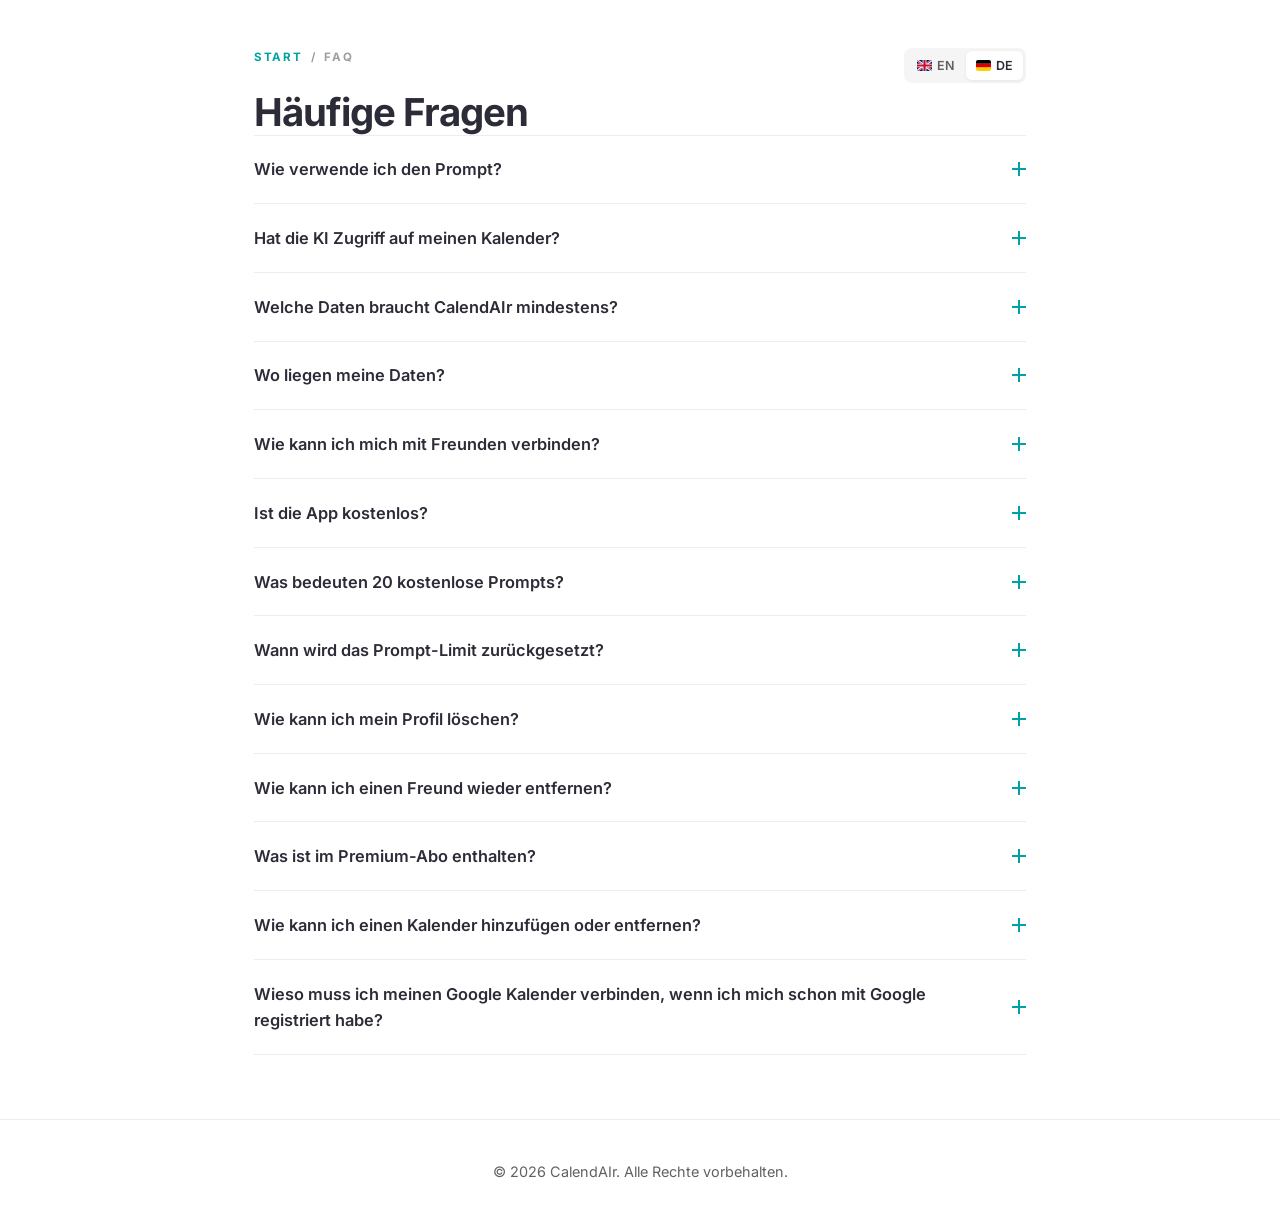
<file: de/faq.html>
<!DOCTYPE html>
<html lang="de">

<head>
  <meta charset="UTF-8">
  <meta name="viewport" content="width=device-width, initial-scale=1.0">
  <title>FAQ | CalendAIr</title>
  <link rel="stylesheet" href="/assets/fonts.css">
  <link rel="stylesheet" href="/assets/site.css">
  <link rel="icon" type="image/png" href="/assets/favicon-96x96.png" sizes="96x96" />
  <link rel="icon" type="image/svg+xml" href="/assets/favicon.svg" />
  <link rel="shortcut icon" href="/assets/favicon.ico" />
  <link rel="apple-touch-icon" sizes="180x180" href="/assets/apple-touch-icon.png" />
  <meta name="apple-mobile-web-app-title" content="CalendAIr Web" />
  <link rel="manifest" href="/assets/site.webmanifest" />
</head>

<body>
  <main class="page">
    <div style="display:flex; justify-content:space-between; align-items:flex-start; gap:1rem;">
      <div>
        <div class="breadcrumbs">
          <a href="/de/index.html">Start</a>
          <span>/</span>
          <span>FAQ</span>
        </div>
        <h1>Häufige Fragen</h1>
      </div>
      <nav class="lang-switcher" aria-label="Sprachauswahl">
        <a href="/faq.html"><span class="fi fi-gb"></span>EN</a>
        <a class="is-active" href="/de/faq.html"><span class="fi fi-de"></span>DE</a>
      </nav>
    </div>

    <section class="faq">
      <details id="how-to-prompt">
        <summary>Wie verwende ich den Prompt?</summary>
        <div class="faq-answer">
          <p>Um den perfekten Termin zu finden, braucht CalendAIr nur zwei einfache Infos von dir:
            <strong>Wann</strong> du dich treffen willst (z.&nbsp;B. „an einem Freitag im nächsten Monat“) und
            <strong>wie lange</strong> ihr euch sehen wollt (z.&nbsp;B. „für zwei Stunden“).
          </p>

          <p><strong>Brauchst du Inspiration? Versuchs hier mit:</strong></p>
          <ul>
            <li>Finde einen zweistündigen Termin für mich und Tom für ein Abendessen an einem Freitag nächsten Monat.
            </li>
            <li>Ich will diese Woche zwischen 14 und 15 Uhr mit Julia einen Kaffee trinken.</li>
          </ul>

        </div>
      </details>
      <details id="access-to-calendar">
        <summary>Hat die KI Zugriff auf meinen Kalender?</summary>
        <div class="faq-answer">
          <p>Nein. Die KI liest nur den Text, den du eingibst (z.&nbsp;B. „Freitagnachmittag nächste Woche“), und macht
            daraus Zeitfenster. Deinen Kalender bekommt sie nie zu sehen. Die freien Termine findet CalendAIr
            selbst, und zwar nur anhand der gebuchten Zeiten in deinem Kalender oder eben deinen freien Terminen. Die Titel, Notizen, Orte
            und Teilnehmendenlisten speichern wir nicht. Meetings, die du in CalendAIr anlegst, speichern wir dagegen schon,
            denn wir müssen sie den eingeladenen Personen zeigen und in deinen Kalender schreiben.</p>
        </div>
      </details>
      <details id="minimal-data">
        <summary>Welche Daten braucht CalendAIr mindestens?</summary>
        <div class="faq-answer">
          <p>Drei Dinge, mehr nicht:</p>
          <ul>
            <li><strong>Aus deiner Anmeldung:</strong> E-Mail-Adresse und Name. Meldest du dich mit Apple an und
              verbirgst deine Adresse, bekommen wir nur Apples Weiterleitungsadresse.</li>
            <li><strong>Aus deinem Kalender:</strong> Wann deine Termine anfangen und enden. Titel, Notizen, Orte und
              Teilnehmendenlisten lesen wir zwar beim Abruf mit, speichern sie aber nicht.</li>
            <li><strong>Einen Einladungscode</strong>, um dich mit jemandem zu verbinden.</li>
          </ul>
          <p>Alles andere entsteht erst durch die Nutzung: die Meetings, die du anlegst, ein Push-Token, wenn du
            Benachrichtigungen erlaubst, dein Abo-Status, wenn du unser Premiummodell kaufst. Nutzungsanalyse und personalisierte
            Werbung laufen nur mit deiner Einwilligung, und ohne sie bleibt die App vollständig nutzbar.</p>
        </div>
      </details>
      <details id="where-data">
        <summary>Wo liegen meine Daten?</summary>
        <div class="faq-answer">
          <p>Unsere Server stehen in der EU, genauer in Frankfurt am Main (Amazon Web Services). Dort liegen dein
            Konto, die Daten zu den Verbindungen zu deinen Freunden und die Meetings, die du anlegst.</p>
          <p>Einzelne Funktionen laufen zwangsläufig über die Anbieter, die dahinterstehen, und können auch außerhalb
            der EU verarbeitet werden: der Kalenderzugriff über Google, Microsoft oder Apple, die Terminvorschläge über Google
            Gemini, Push-Nachrichten über Google und Apple, Werbung über Google. Was dabei genau übertragen wird und
            worauf wir uns dabei stützen, steht in der
            <a href="/de/datenschutzerklaerung.html#c3-transfers">Datenschutzerklärung</a>.</p>
        </div>
      </details>
      <details id="connect-friends">
        <summary>Wie kann ich mich mit Freunden verbinden?</summary>
        <div class="faq-answer">
          <p>Um dich mit Freunden zu verbinden, gehe in der App einfach zu dem Punkt „Freunde“. Dort hast du die
            Möglichkeit, entweder einen Code zu generieren und ihn an deine Freunde zu senden. Oder du kannst hier einen
            Code, den du erhalten hast, im Feld „Einladungscode“ eingeben und direkt ein Treffen mit CalendAIr
            organisieren.</p>
        </div>
      </details>
      <details id="is-free">
        <summary>Ist die App kostenlos?</summary>
        <div class="faq-answer">
          <p>Ja, CalendAIr kannst du kostenlos nutzen. Als kostenlose Nutzerin oder kostenloser Nutzer hast du
            20&nbsp;Prompts pro Monat, einen verbundenen Kalender und eine eingeladene Person pro Meeting und die App
            zeigt Werbung. Premium hebt das Prompt-Limit auf und erhöht die Grenzen für Kalender und Eingeladene. Preis
            und Laufzeit siehst du vor dem Kauf im App Store bzw. bei Google Play.</p>
        </div>
      </details>
      <details id="free-prompts-meaning">
        <summary>Was bedeuten 20 kostenlose Prompts?</summary>
        <div class="faq-answer">
          <p>Ein Prompt ist eine Anfrage an CalendAIr, einen passenden Termin zu finden. Kostenlos sind 20 pro Monat, mit
            Premium gibt es kein Prompt-Limit.</p>

        </div>
      </details>
      <details id="prompt-limit-reset">
        <summary>Wann wird das Prompt-Limit zurückgesetzt?</summary>
        <div class="faq-answer">
          <p>Das Prompt-Limit wird alle 30 Tage zurückgesetzt. Danach erhältst du wieder 20 neue Prompts.</p>
        </div>
      </details>
      <details id="delete-profile">
        <summary>Wie kann ich mein Profil löschen?</summary>
        <div class="faq-answer">
          <p>Schade, dass du gehen willst! Du kannst dein Profil auf deiner Profilseite ganz einfach löschen &ndash; und
            auch ohne App über <a href="/de/konto-loeschen.html">Konto löschen</a>. Bitte
            beachte die zwei folgenden Punkte: Termine, die bereits in deinem Kalender eingetragen sind, werden daraus
            nicht gelöscht, wenn du deinen Account löschst. Außerdem haben wir keinen Zugriff auf deine Android oder
            Apple Abos. Wenn du also ein CalendAIr Premium User bist, musst du dein Abo in den Einstellungen deines
            Handy beenden.</p>
        </div>
      </details>
      <details id="remove-friend">
        <summary>Wie kann ich einen Freund wieder entfernen?</summary>
        <div class="faq-answer">
          <p>Um einen Freund wieder zu entfernen, musst du in der CalendAIr App einfach auf die Freunde-Seite gehen und
            auf die drei Punkte neben dem Namen deines Freundes klicken. Wenn du auf “Verbindung entfernen” klickst, ist
            dein Freund entfernt und kann dir auch keine Einladungen mehr schicken.</p>
        </div>
      </details>
      <details id="premium-features">
        <summary>Was ist im Premium-Abo enthalten?</summary>
        <div class="faq-answer">
          <p>Premium hebt das monatliche Prompt-Limit auf, du kannst mehr Kalender verbinden und mehr Personen zu einem
            Meeting einladen und die Werbung entfällt. Welche Grenzen gerade gelten, siehst du in der App.</p>
        </div>
      </details>
      <details id="manage-calendar">
        <summary>Wie kann ich einen Kalender hinzufügen oder entfernen?</summary>
        <div class="faq-answer">
          <p>Deine Kalender kannst du in deinem Profil ganz einfach verwalten.</p>
        </div>
      </details>
      <details id="google-calendar-reconnect">
        <summary>Wieso muss ich meinen Google Kalender verbinden, wenn ich mich schon mit Google registriert habe?
        </summary>
        <div class="faq-answer">
          <p>Die Registrierung mit Google dient nur dazu, deinen CalendAIr Account schnell und sicher zu erstellen.</p>
          <p>Das Verbinden deines Google Kalenders ist ein separater Schritt. CalendAIr möchte dir so viel Freiraum und
            Kontrolle wie möglich geben.</p>
          <p>Deshalb greifen wir niemals auf deinen Kalender zu, ohne dass du es ausdrücklich erlaubst.</p>
          <p>Du entscheidest selbst, ob und wann du deinen Kalender verbindest und kannst den Zugriff jederzeit in
            deinem Profil entfernen.</p>
        </div>
      </details>
    </section>
  </main>

  <footer class="footer-simple">
    <div class="container">
      &copy; <span data-current-year></span> CalendAIr. Alle Rechte vorbehalten.
    </div>
  </footer>

  <script src="/assets/site.js"></script>
</body>

</html>
</file>
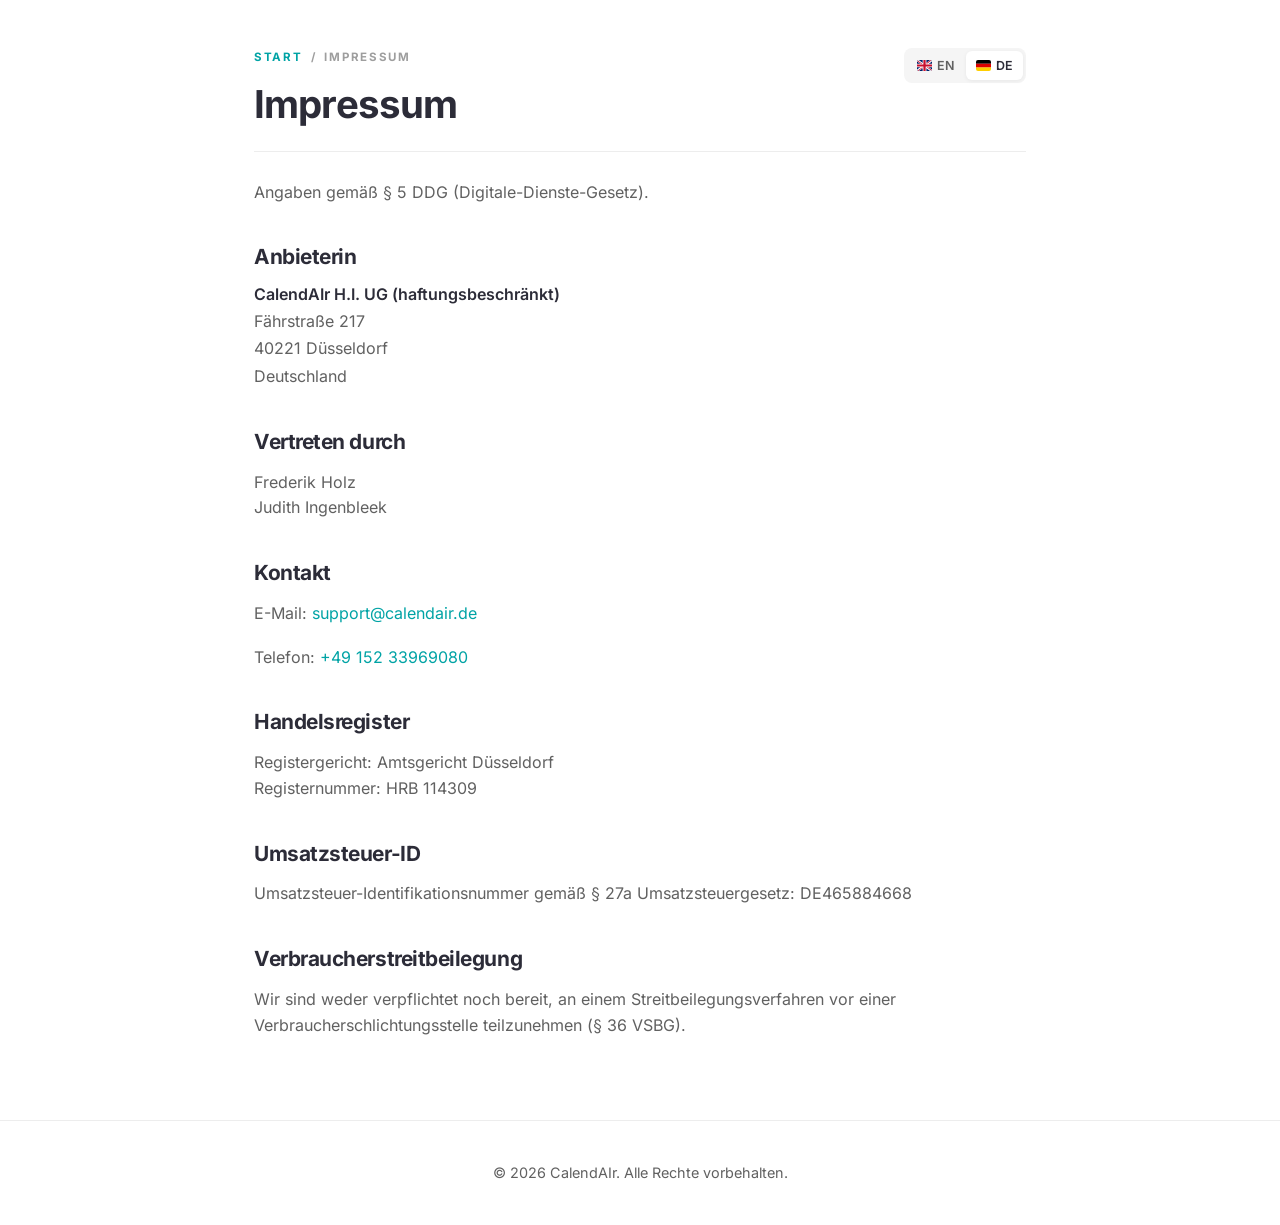
<file: de/impressum.html>
<!DOCTYPE html>
<html lang="de">

<head>
  <meta charset="UTF-8">
  <meta name="viewport" content="width=device-width, initial-scale=1.0">
  <title>Impressum | CalendAIr</title>
  <meta name="description" content="Impressum der CalendAIr H.I. UG (haftungsbeschränkt) gemäß § 5 DDG.">
  <link rel="stylesheet" href="/assets/fonts.css">
  <link rel="stylesheet" href="/assets/site.css">
  <link rel="icon" type="image/png" href="/assets/favicon-96x96.png" sizes="96x96" />
  <link rel="icon" type="image/svg+xml" href="/assets/favicon.svg" />
  <link rel="shortcut icon" href="/assets/favicon.ico" />
  <link rel="apple-touch-icon" sizes="180x180" href="/assets/apple-touch-icon.png" />
  <meta name="apple-mobile-web-app-title" content="CalendAIr Web" />
  <link rel="manifest" href="/assets/site.webmanifest" />
</head>

<body>
  <main class="page">
    <div class="page-head">
      <div>
        <div class="breadcrumbs">
          <a href="/de/index.html">Start</a>
          <span>/</span>
          <span>Impressum</span>
        </div>
        <h1>Impressum</h1>
      </div>
      <nav class="lang-switcher" aria-label="Sprachauswahl">
        <a href="/imprint.html"><span class="fi fi-gb"></span>EN</a>
        <a class="is-active" href="/de/impressum.html"><span class="fi fi-de"></span>DE</a>
      </nav>
    </div>

    <section class="legal">
      <p>Angaben gemäß § 5 DDG (Digitale-Dienste-Gesetz).</p>

      <h2>Anbieterin</h2>
      <address>
        <strong>CalendAIr H.I. UG (haftungsbeschränkt)</strong><br>
        Fährstraße 217<br>
        40221 Düsseldorf<br>
        Deutschland
      </address>

      <h2>Vertreten durch</h2>
      <p>Frederik Holz<br>Judith Ingenbleek</p>

      <h2>Kontakt</h2>
      <p>E-Mail: <a href="mailto:support@calendair.de">support@calendair.de</a></p>
      <p>Telefon: <a href="tel:+4915233969080">+49 152 33969080</a></p>

      <h2>Handelsregister</h2>
      <p>Registergericht: Amtsgericht Düsseldorf<br>Registernummer: HRB 114309</p>

      <h2>Umsatzsteuer-ID</h2>
      <p>Umsatzsteuer-Identifikationsnummer gemäß § 27a Umsatzsteuergesetz: DE465884668</p>

      <h2>Verbraucherstreitbeilegung</h2>
      <p>Wir sind weder verpflichtet noch bereit, an einem Streitbeilegungsverfahren vor einer Verbraucherschlichtungsstelle
        teilzunehmen (§ 36 VSBG).</p>
    </section>
  </main>

  <footer class="footer-simple">
    <div class="container">
      &copy; <span data-current-year></span> CalendAIr. Alle Rechte vorbehalten.
    </div>
  </footer>

  <script src="/assets/site.js"></script>
</body>

</html>
</file>
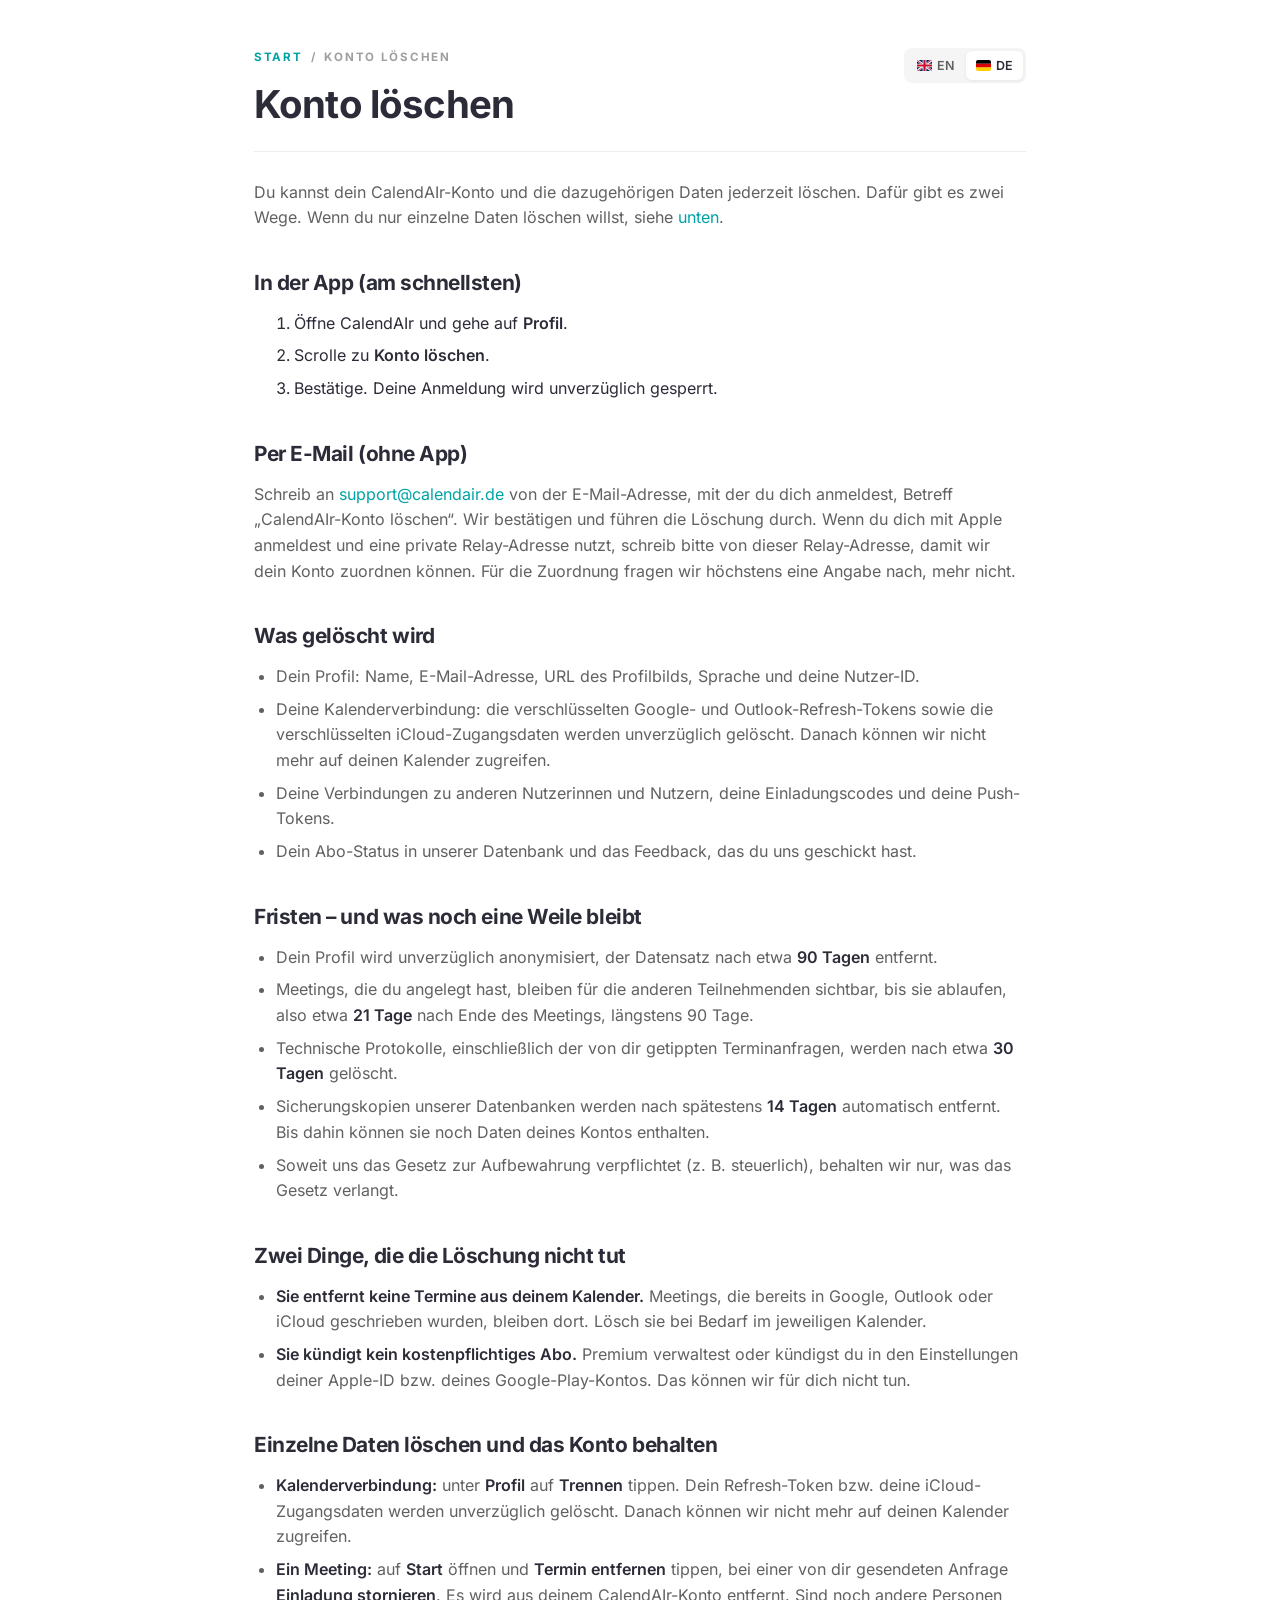
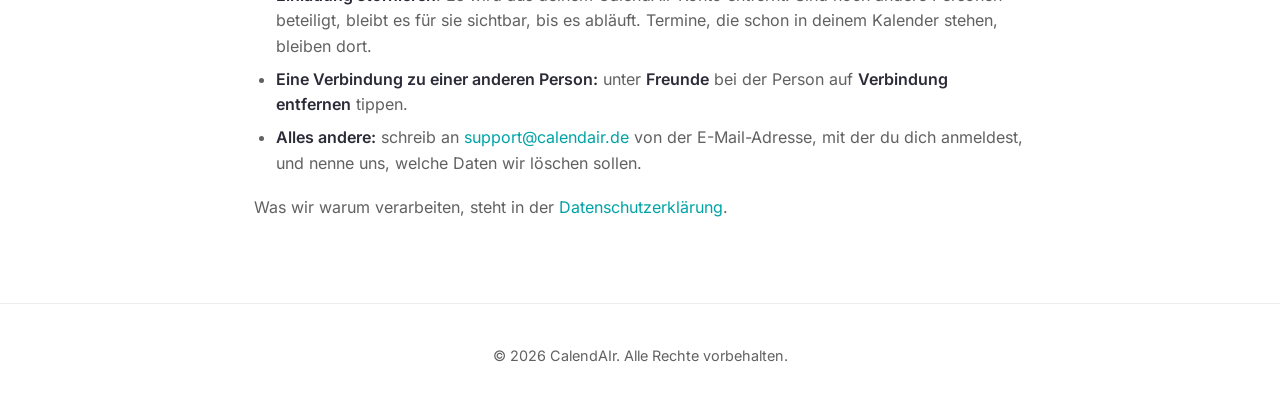
<file: de/konto-loeschen.html>
<!DOCTYPE html>
<html lang="de">

<head>
  <meta charset="UTF-8">
  <meta name="viewport" content="width=device-width, initial-scale=1.0">
  <title>Konto löschen | CalendAIr</title>
  <meta name="description" content="So löschst du dein CalendAIr-Konto und die zugehörigen Daten – in der App oder per E-Mail.">
  <link rel="stylesheet" href="/assets/fonts.css">
  <link rel="stylesheet" href="/assets/site.css">
  <link rel="icon" type="image/png" href="/assets/favicon-96x96.png" sizes="96x96" />
  <link rel="icon" type="image/svg+xml" href="/assets/favicon.svg" />
  <link rel="shortcut icon" href="/assets/favicon.ico" />
  <link rel="apple-touch-icon" sizes="180x180" href="/assets/apple-touch-icon.png" />
  <meta name="apple-mobile-web-app-title" content="CalendAIr Web" />
  <link rel="manifest" href="/assets/site.webmanifest" />
</head>

<body>
  <main class="page">
    <div class="page-head">
      <div>
        <div class="breadcrumbs">
          <a href="/de/index.html">Start</a>
          <span>/</span>
          <span>Konto löschen</span>
        </div>
        <h1>Konto löschen</h1>
      </div>
      <nav class="lang-switcher" aria-label="Sprachauswahl">
        <a href="/delete-account.html"><span class="fi fi-gb"></span>EN</a>
        <a class="is-active" href="/de/konto-loeschen.html"><span class="fi fi-de"></span>DE</a>
      </nav>
    </div>

    <section class="legal">
      <p>Du kannst dein CalendAIr-Konto und die dazugehörigen Daten jederzeit löschen. Dafür gibt es zwei Wege. Wenn du nur einzelne Daten löschen willst, siehe <a href="#partial">unten</a>.</p>

      <h2>In der App (am schnellsten)</h2>
      <ol>
        <li>Öffne CalendAIr und gehe auf <strong>Profil</strong>.</li>
        <li>Scrolle zu <strong>Konto löschen</strong>.</li>
        <li>Bestätige. Deine Anmeldung wird unverzüglich gesperrt.</li>
      </ol>

      <h2>Per E-Mail (ohne App)</h2>
      <p>Schreib an <a href="mailto:support@calendair.de?subject=CalendAIr-Konto%20l%C3%B6schen">support@calendair.de</a> von
        der E-Mail-Adresse, mit der du dich anmeldest, Betreff „CalendAIr-Konto löschen“. Wir bestätigen und führen die
        Löschung durch. Wenn du dich mit Apple anmeldest und eine private Relay-Adresse nutzt, schreib bitte von dieser
        Relay-Adresse, damit wir dein Konto zuordnen können. Für die Zuordnung fragen wir höchstens eine Angabe nach,
        mehr nicht.</p>

      <h2>Was gelöscht wird</h2>
      <ul>
        <li>Dein Profil: Name, E-Mail-Adresse, URL des Profilbilds, Sprache und deine Nutzer-ID.</li>
        <li>Deine Kalenderverbindung: die verschlüsselten Google- und Outlook-Refresh-Tokens sowie die verschlüsselten
          iCloud-Zugangsdaten werden unverzüglich gelöscht. Danach können wir nicht mehr auf deinen Kalender
          zugreifen.</li>
        <li>Deine Verbindungen zu anderen Nutzerinnen und Nutzern, deine Einladungscodes und deine Push-Tokens.</li>
        <li>Dein Abo-Status in unserer Datenbank und das Feedback, das du uns geschickt hast.</li>
      </ul>

      <h2>Fristen &ndash; und was noch eine Weile bleibt</h2>
      <ul>
        <li>Dein Profil wird unverzüglich anonymisiert, der Datensatz nach etwa <strong>90 Tagen</strong> entfernt.</li>
        <li>Meetings, die du angelegt hast, bleiben für die anderen Teilnehmenden sichtbar, bis sie ablaufen, also etwa
          <strong>21 Tage</strong> nach Ende des Meetings, längstens 90 Tage.</li>
        <li>Technische Protokolle, einschließlich der von dir getippten Terminanfragen, werden nach etwa <strong>30 Tagen</strong> gelöscht.</li>
        <li>Sicherungskopien unserer Datenbanken werden nach spätestens <strong>14 Tagen</strong> automatisch entfernt. Bis dahin
          können sie noch Daten deines Kontos enthalten.</li>
        <li>Soweit uns das Gesetz zur Aufbewahrung verpflichtet (z. B. steuerlich), behalten wir nur, was das Gesetz
          verlangt.</li>
      </ul>

      <h2>Zwei Dinge, die die Löschung nicht tut</h2>
      <ul>
        <li><strong>Sie entfernt keine Termine aus deinem Kalender.</strong> Meetings, die bereits in Google, Outlook
          oder iCloud geschrieben wurden, bleiben dort. Lösch sie bei Bedarf im jeweiligen Kalender.</li>
        <li><strong>Sie kündigt kein kostenpflichtiges Abo.</strong> Premium verwaltest oder kündigst du in den
          Einstellungen deiner Apple-ID bzw. deines Google-Play-Kontos. Das können wir für dich nicht tun.</li>
      </ul>

      <h2 id="partial">Einzelne Daten löschen und das Konto behalten</h2>
      <ul>
        <li><strong>Kalenderverbindung:</strong> unter <strong>Profil</strong> auf <strong>Trennen</strong> tippen. Dein
          Refresh-Token bzw. deine iCloud-Zugangsdaten werden unverzüglich gelöscht. Danach können wir nicht mehr auf
          deinen Kalender zugreifen.</li>
        <li><strong>Ein Meeting:</strong> auf <strong>Start</strong> öffnen und <strong>Termin entfernen</strong> tippen,
          bei einer von dir gesendeten Anfrage <strong>Einladung stornieren</strong>. Es wird aus deinem CalendAIr-Konto
          entfernt. Sind noch andere Personen beteiligt, bleibt es für sie sichtbar, bis es abläuft. Termine, die schon in
          deinem Kalender stehen, bleiben dort.</li>
        <li><strong>Eine Verbindung zu einer anderen Person:</strong> unter <strong>Freunde</strong> bei der Person auf
          <strong>Verbindung entfernen</strong> tippen.</li>
        <li><strong>Alles andere:</strong> schreib an <a href="mailto:support@calendair.de?subject=Einzelne%20Daten%20l%C3%B6schen">support@calendair.de</a>
          von der E-Mail-Adresse, mit der du dich anmeldest, und nenne uns, welche Daten wir löschen sollen.</li>
      </ul>

      <p>Was wir warum verarbeiten, steht in der <a href="/de/datenschutzerklaerung.html">Datenschutzerklärung</a>.</p>
    </section>
  </main>

  <footer class="footer-simple">
    <div class="container">
      &copy; <span data-current-year></span> CalendAIr. Alle Rechte vorbehalten.
    </div>
  </footer>

  <script src="/assets/site.js"></script>
</body>

</html>
</file>
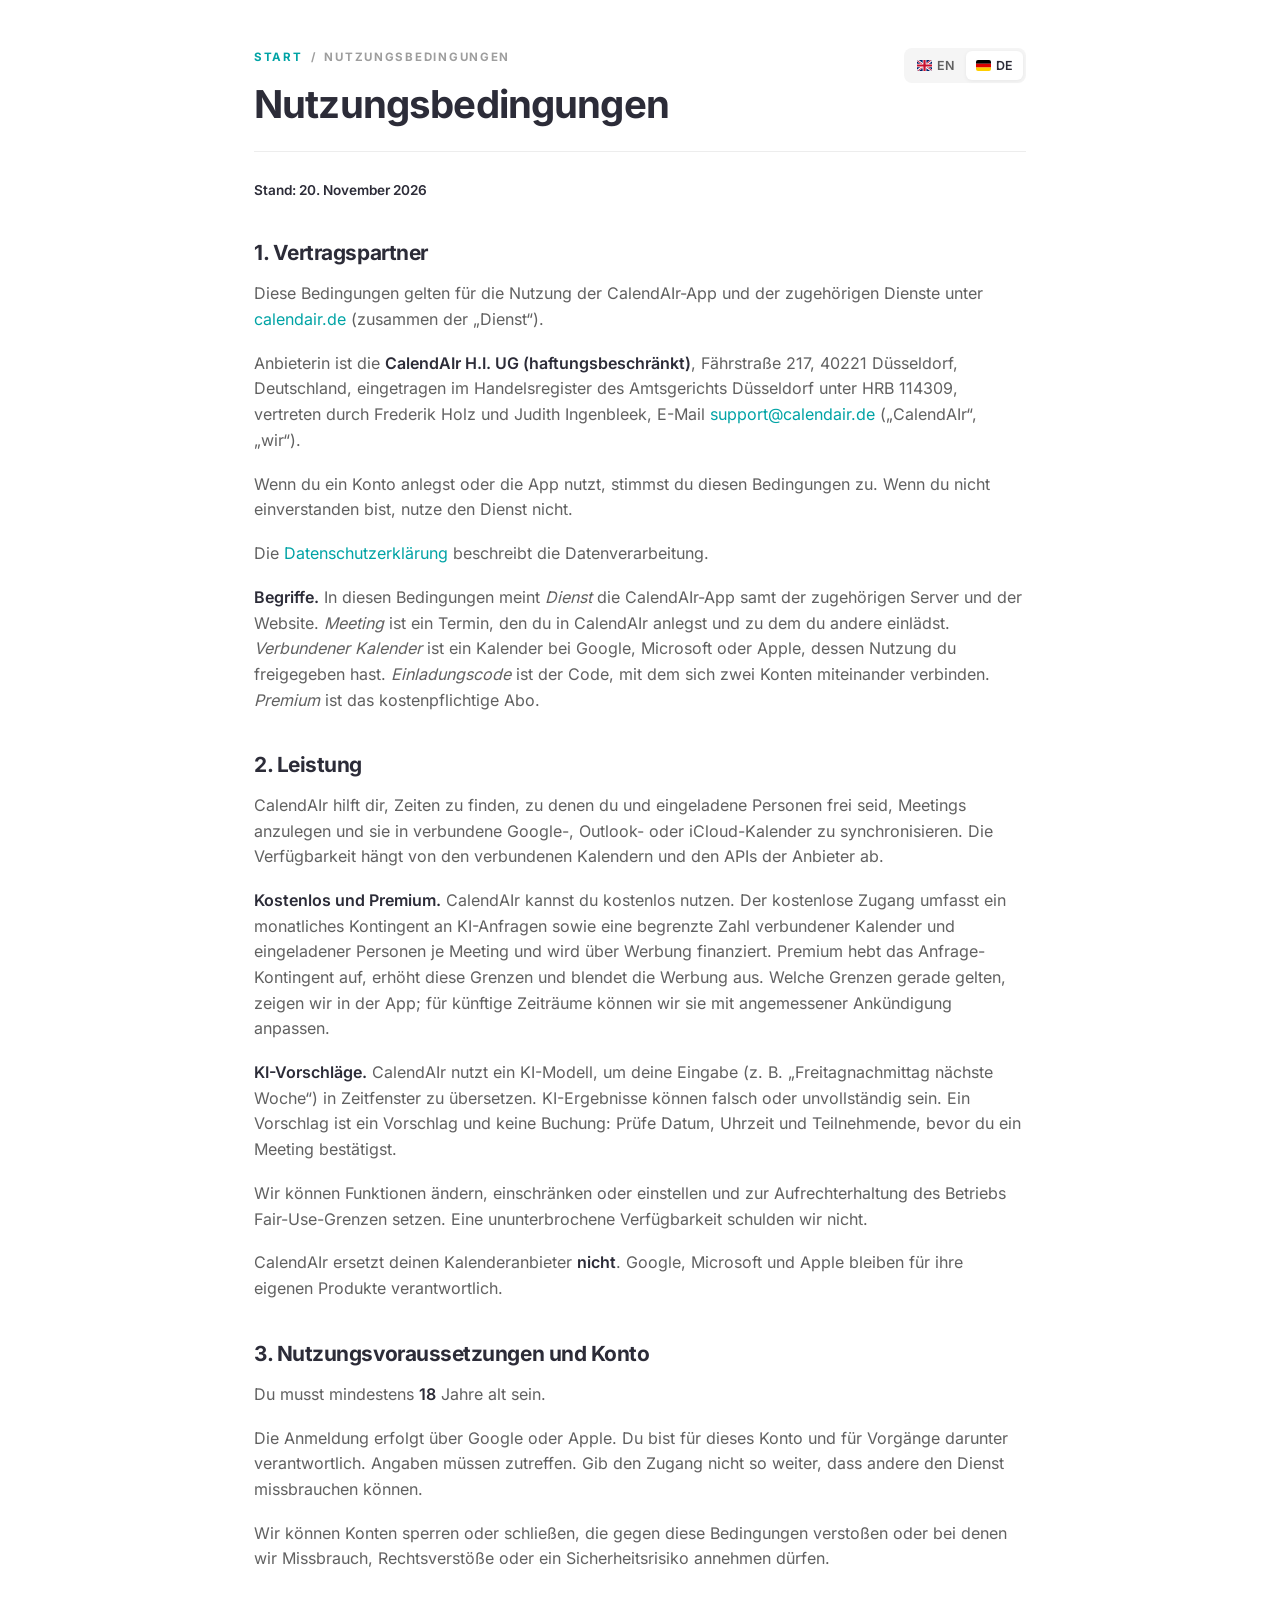
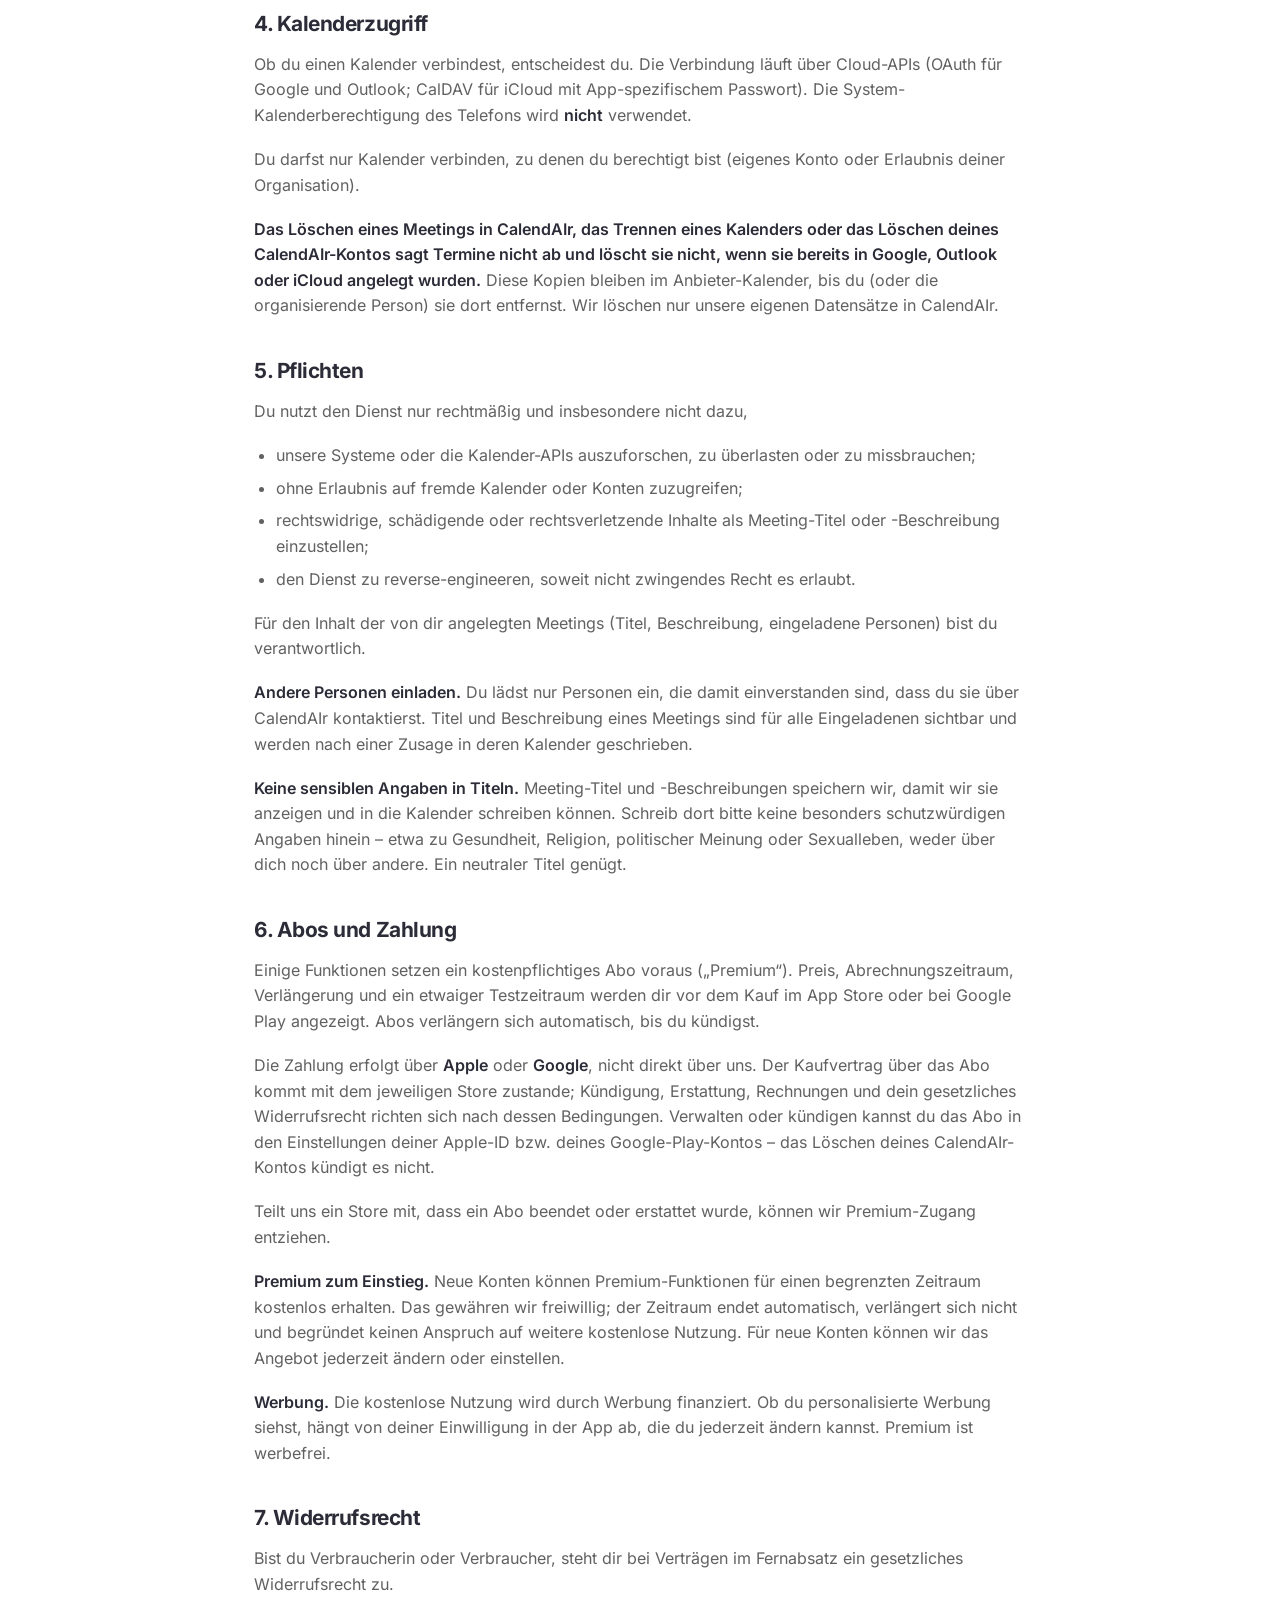
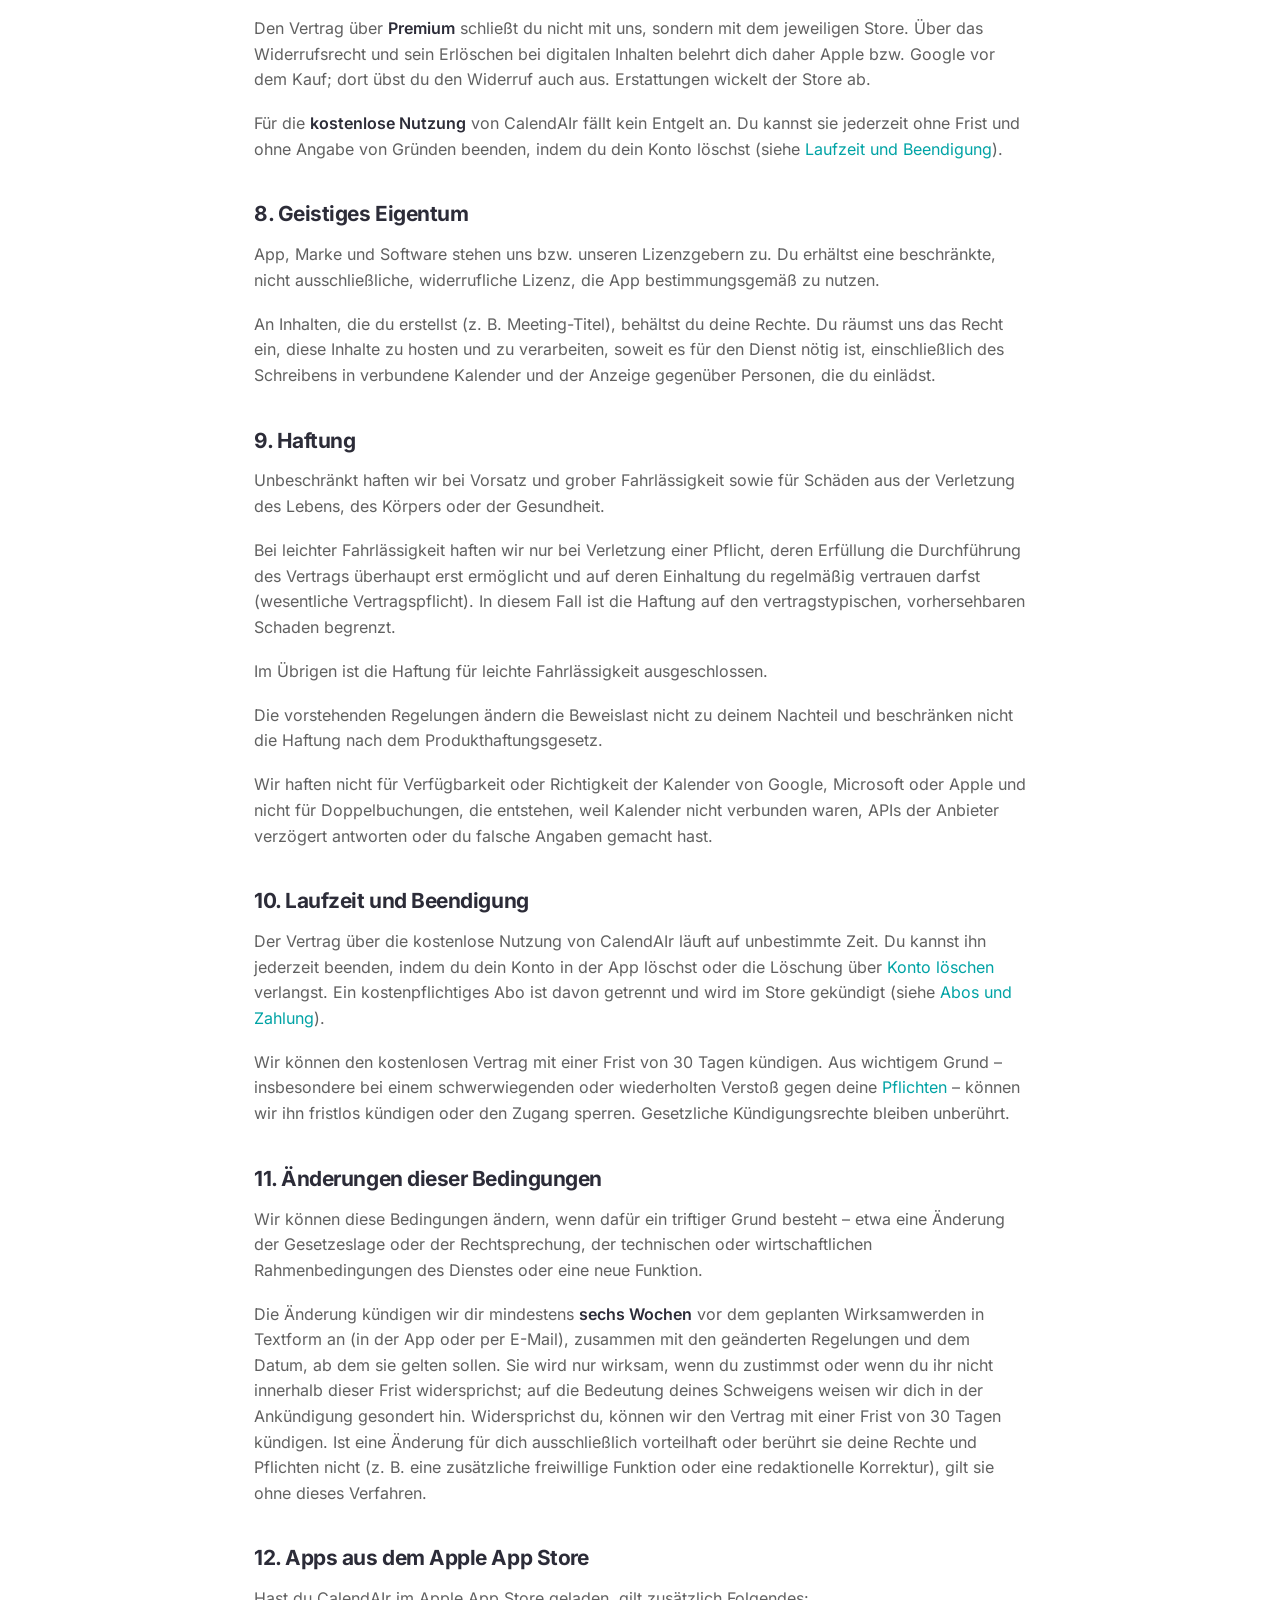
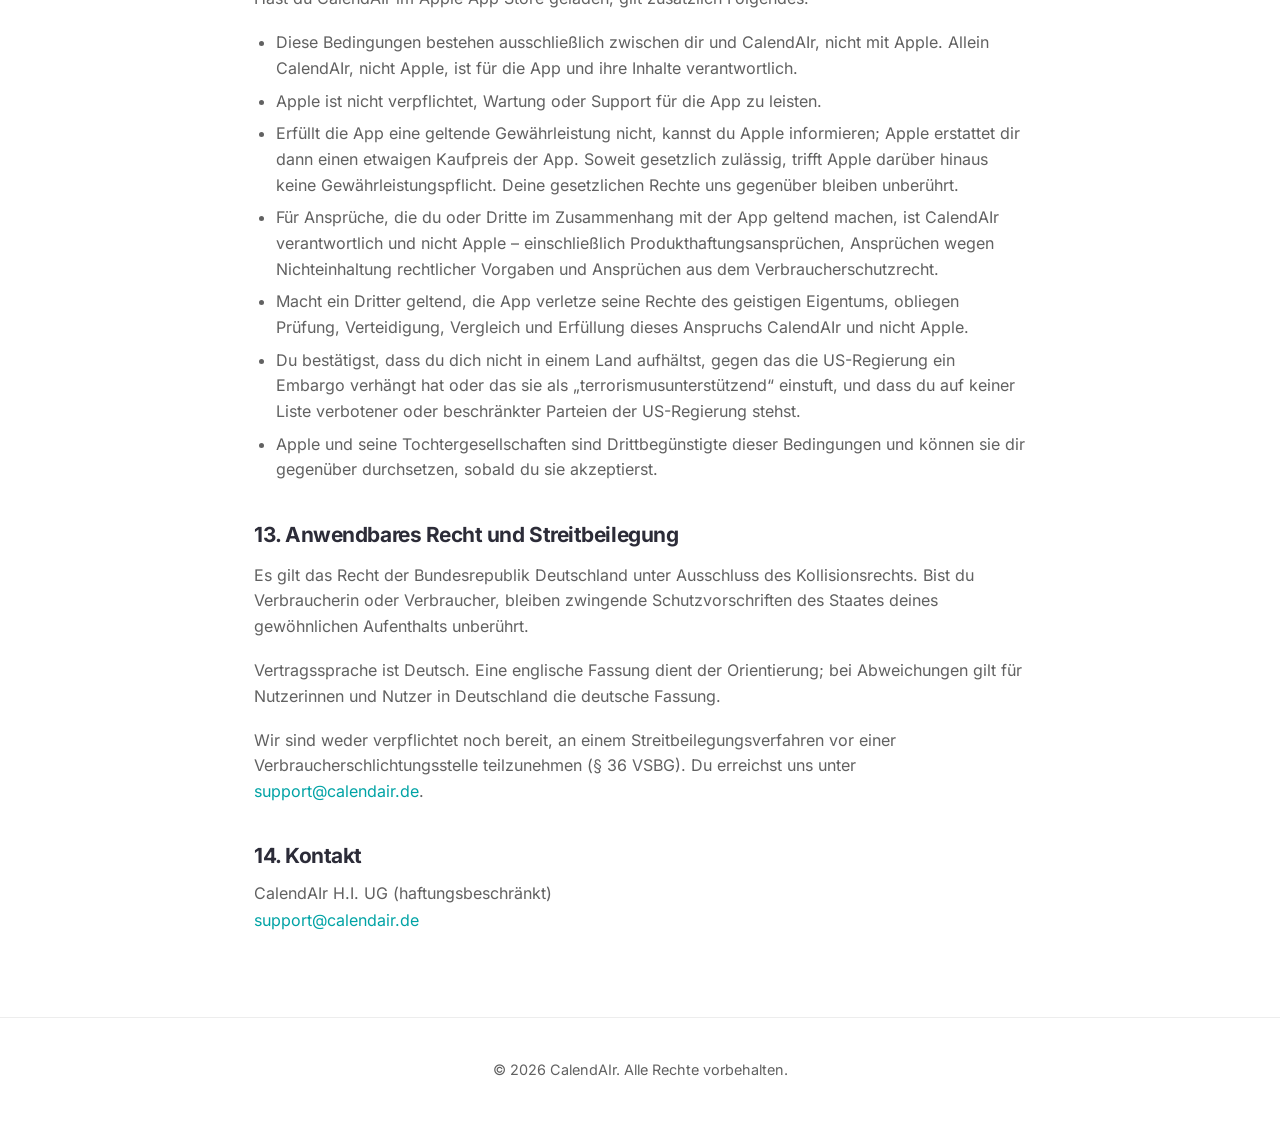
<file: de/nutzungsbedingungen.html>
<!DOCTYPE html>
<html lang="de">

<head>
  <meta charset="UTF-8">
  <meta name="viewport" content="width=device-width, initial-scale=1.0">
  <title>Nutzungsbedingungen | CalendAIr</title>
  <meta name="description" content="Nutzungsbedingungen der CalendAIr-App: Konto, Kalenderzugriff, Abos und Haftung.">
  <link rel="stylesheet" href="/assets/fonts.css">
  <link rel="stylesheet" href="/assets/site.css">
  <link rel="icon" type="image/png" href="/assets/favicon-96x96.png" sizes="96x96" />
  <link rel="icon" type="image/svg+xml" href="/assets/favicon.svg" />
  <link rel="shortcut icon" href="/assets/favicon.ico" />
  <link rel="apple-touch-icon" sizes="180x180" href="/assets/apple-touch-icon.png" />
  <meta name="apple-mobile-web-app-title" content="CalendAIr Web" />
  <link rel="manifest" href="/assets/site.webmanifest" />
</head>

<body>
  <main class="page">
    <div class="page-head">
      <div>
        <div class="breadcrumbs">
          <a href="/de/index.html">Start</a>
          <span>/</span>
          <span>Nutzungsbedingungen</span>
        </div>
        <h1>Nutzungsbedingungen</h1>
      </div>
      <nav class="lang-switcher" aria-label="Sprachauswahl">
        <a href="/terms-and-services.html"><span class="fi fi-gb"></span>EN</a>
        <a class="is-active" href="/de/nutzungsbedingungen.html"><span class="fi fi-de"></span>DE</a>
      </nav>
    </div>

    <section class="legal">
      <p class="legal-meta"><strong>Stand: <time datetime="2026-11-20">20. November 2026</time></strong></p>

      <h2 id="who">1. Vertragspartner</h2>
      <p>Diese Bedingungen gelten für die Nutzung der CalendAIr-App und der zugehörigen Dienste unter <a href="https://calendair.de">calendair.de</a> (zusammen der „Dienst“).</p>
      <p>Anbieterin ist die <strong>CalendAIr H.I. UG (haftungsbeschränkt)</strong>, Fährstraße 217, 40221 Düsseldorf, Deutschland, eingetragen im Handelsregister des Amtsgerichts Düsseldorf unter HRB 114309, vertreten durch Frederik Holz und Judith Ingenbleek, E-Mail <a href="mailto:support@calendair.de">support@calendair.de</a> („CalendAIr“, „wir“).</p>
      <p>Wenn du ein Konto anlegst oder die App nutzt, stimmst du diesen Bedingungen zu. Wenn du nicht einverstanden bist, nutze den Dienst nicht.</p>
      <p>Die <a href="/de/datenschutzerklaerung.html">Datenschutzerklärung</a> beschreibt die Datenverarbeitung.</p>
      <p><strong>Begriffe.</strong> In diesen Bedingungen meint <em>Dienst</em> die CalendAIr-App samt der zugehörigen Server und der Website. <em>Meeting</em> ist ein Termin, den du in CalendAIr anlegst und zu dem du andere einlädst. <em>Verbundener Kalender</em> ist ein Kalender bei Google, Microsoft oder Apple, dessen Nutzung du freigegeben hast. <em>Einladungscode</em> ist der Code, mit dem sich zwei Konten miteinander verbinden. <em>Premium</em> ist das kostenpflichtige Abo.</p>

      <h2 id="service">2. Leistung</h2>
      <p>CalendAIr hilft dir, Zeiten zu finden, zu denen du und eingeladene Personen frei seid, Meetings anzulegen und sie in verbundene Google-, Outlook- oder iCloud-Kalender zu synchronisieren. Die Verfügbarkeit hängt von den verbundenen Kalendern und den APIs der Anbieter ab.</p>
      <p><strong>Kostenlos und Premium.</strong> CalendAIr kannst du kostenlos nutzen. Der kostenlose Zugang umfasst ein monatliches Kontingent an KI-Anfragen sowie eine begrenzte Zahl verbundener Kalender und eingeladener Personen je Meeting und wird über Werbung finanziert. Premium hebt das Anfrage-Kontingent auf, erhöht diese Grenzen und blendet die Werbung aus. Welche Grenzen gerade gelten, zeigen wir in der App; für künftige Zeiträume können wir sie mit angemessener Ankündigung anpassen.</p>
      <p><strong>KI-Vorschläge.</strong> CalendAIr nutzt ein KI-Modell, um deine Eingabe (z. B. „Freitagnachmittag nächste Woche“) in Zeitfenster zu übersetzen. KI-Ergebnisse können falsch oder unvollständig sein. Ein Vorschlag ist ein Vorschlag und keine Buchung: Prüfe Datum, Uhrzeit und Teilnehmende, bevor du ein Meeting bestätigst.</p>
      <p>Wir können Funktionen ändern, einschränken oder einstellen und zur Aufrechterhaltung des Betriebs Fair-Use-Grenzen setzen. Eine ununterbrochene Verfügbarkeit schulden wir nicht.</p>
      <p>CalendAIr ersetzt deinen Kalenderanbieter <strong>nicht</strong>. Google, Microsoft und Apple bleiben für ihre eigenen Produkte verantwortlich.</p>

      <h2 id="eligibility">3. Nutzungsvoraussetzungen und Konto</h2>
      <p>Du musst mindestens <strong>18</strong> Jahre alt sein.</p>
      <p>Die Anmeldung erfolgt über Google oder Apple. Du bist für dieses Konto und für Vorgänge darunter verantwortlich. Angaben müssen zutreffen. Gib den Zugang nicht so weiter, dass andere den Dienst missbrauchen können.</p>
      <p>Wir können Konten sperren oder schließen, die gegen diese Bedingungen verstoßen oder bei denen wir Missbrauch, Rechtsverstöße oder ein Sicherheitsrisiko annehmen dürfen.</p>

      <h2 id="calendar">4. Kalenderzugriff</h2>
      <p>Ob du einen Kalender verbindest, entscheidest du. Die Verbindung läuft über Cloud-APIs (OAuth für Google und Outlook; CalDAV für iCloud mit App-spezifischem Passwort). Die System-Kalenderberechtigung des Telefons wird <strong>nicht</strong> verwendet.</p>
      <p>Du darfst nur Kalender verbinden, zu denen du berechtigt bist (eigenes Konto oder Erlaubnis deiner Organisation).</p>
      <p><strong>Das Löschen eines Meetings in CalendAIr, das Trennen eines Kalenders oder das Löschen deines CalendAIr-Kontos sagt Termine nicht ab und löscht sie nicht, wenn sie bereits in Google, Outlook oder iCloud angelegt wurden.</strong> Diese Kopien bleiben im Anbieter-Kalender, bis du (oder die organisierende Person) sie dort entfernst. Wir löschen nur unsere eigenen Datensätze in CalendAIr.</p>

      <h2 id="responsibilities">5. Pflichten</h2>
      <p>Du nutzt den Dienst nur rechtmäßig und insbesondere nicht dazu,</p>
      <ul>
        <li>unsere Systeme oder die Kalender-APIs auszuforschen, zu überlasten oder zu missbrauchen;</li>
        <li>ohne Erlaubnis auf fremde Kalender oder Konten zuzugreifen;</li>
        <li>rechtswidrige, schädigende oder rechtsverletzende Inhalte als Meeting-Titel oder -Beschreibung einzustellen;</li>
        <li>den Dienst zu reverse-engineeren, soweit nicht zwingendes Recht es erlaubt.</li>
      </ul>
      <p>Für den Inhalt der von dir angelegten Meetings (Titel, Beschreibung, eingeladene Personen) bist du verantwortlich.</p>
      <p><strong>Andere Personen einladen.</strong> Du lädst nur Personen ein, die damit einverstanden sind, dass du sie über CalendAIr kontaktierst. Titel und Beschreibung eines Meetings sind für alle Eingeladenen sichtbar und werden nach einer Zusage in deren Kalender geschrieben.</p>
      <p><strong>Keine sensiblen Angaben in Titeln.</strong> Meeting-Titel und -Beschreibungen speichern wir, damit wir sie anzeigen und in die Kalender schreiben können. Schreib dort bitte keine besonders schutzwürdigen Angaben hinein &ndash; etwa zu Gesundheit, Religion, politischer Meinung oder Sexualleben, weder über dich noch über andere. Ein neutraler Titel genügt.</p>

      <h2 id="subscriptions">6. Abos und Zahlung</h2>
      <p>Einige Funktionen setzen ein kostenpflichtiges Abo voraus („Premium“). Preis, Abrechnungszeitraum, Verlängerung und ein etwaiger Testzeitraum werden dir vor dem Kauf im App Store oder bei Google Play angezeigt. Abos verlängern sich automatisch, bis du kündigst.</p>
      <p>Die Zahlung erfolgt über <strong>Apple</strong> oder <strong>Google</strong>, nicht direkt über uns. Der Kaufvertrag über das Abo kommt mit dem jeweiligen Store zustande; Kündigung, Erstattung, Rechnungen und dein gesetzliches Widerrufsrecht richten sich nach dessen Bedingungen. Verwalten oder kündigen kannst du das Abo in den Einstellungen deiner Apple-ID bzw. deines Google-Play-Kontos &ndash; das Löschen deines CalendAIr-Kontos kündigt es nicht.</p>
      <p>Teilt uns ein Store mit, dass ein Abo beendet oder erstattet wurde, können wir Premium-Zugang entziehen.</p>
      <p><strong>Premium zum Einstieg.</strong> Neue Konten können Premium-Funktionen für einen begrenzten Zeitraum kostenlos erhalten. Das gewähren wir freiwillig; der Zeitraum endet automatisch, verlängert sich nicht und begründet keinen Anspruch auf weitere kostenlose Nutzung. Für neue Konten können wir das Angebot jederzeit ändern oder einstellen.</p>
      <p><strong>Werbung.</strong> Die kostenlose Nutzung wird durch Werbung finanziert. Ob du personalisierte Werbung siehst, hängt von deiner Einwilligung in der App ab, die du jederzeit ändern kannst. Premium ist werbefrei.</p>

      <h2 id="withdrawal">7. Widerrufsrecht</h2>
      <p>Bist du Verbraucherin oder Verbraucher, steht dir bei Verträgen im Fernabsatz ein gesetzliches Widerrufsrecht zu.</p>
      <p>Den Vertrag über <strong>Premium</strong> schließt du nicht mit uns, sondern mit dem jeweiligen Store. Über das Widerrufsrecht und sein Erlöschen bei digitalen Inhalten belehrt dich daher Apple bzw. Google vor dem Kauf; dort übst du den Widerruf auch aus. Erstattungen wickelt der Store ab.</p>
      <p>Für die <strong>kostenlose Nutzung</strong> von CalendAIr fällt kein Entgelt an. Du kannst sie jederzeit ohne Frist und ohne Angabe von Gründen beenden, indem du dein Konto löschst (siehe <a href="#term">Laufzeit und Beendigung</a>).</p>

      <h2 id="ip">8. Geistiges Eigentum</h2>
      <p>App, Marke und Software stehen uns bzw. unseren Lizenzgebern zu. Du erhältst eine beschränkte, nicht ausschließliche, widerrufliche Lizenz, die App bestimmungsgemäß zu nutzen.</p>
      <p>An Inhalten, die du erstellst (z. B. Meeting-Titel), behältst du deine Rechte. Du räumst uns das Recht ein, diese Inhalte zu hosten und zu verarbeiten, soweit es für den Dienst nötig ist, einschließlich des Schreibens in verbundene Kalender und der Anzeige gegenüber Personen, die du einlädst.</p>

      <h2 id="liability">9. Haftung</h2>
      <p>Unbeschränkt haften wir bei Vorsatz und grober Fahrlässigkeit sowie für Schäden aus der Verletzung des Lebens, des Körpers oder der Gesundheit.</p>
      <p>Bei leichter Fahrlässigkeit haften wir nur bei Verletzung einer Pflicht, deren Erfüllung die Durchführung des Vertrags überhaupt erst ermöglicht und auf deren Einhaltung du regelmäßig vertrauen darfst (wesentliche Vertragspflicht). In diesem Fall ist die Haftung auf den vertragstypischen, vorhersehbaren Schaden begrenzt.</p>
      <p>Im Übrigen ist die Haftung für leichte Fahrlässigkeit ausgeschlossen.</p>
      <p>Die vorstehenden Regelungen ändern die Beweislast nicht zu deinem Nachteil und beschränken nicht die Haftung nach dem Produkthaftungsgesetz.</p>
      <p>Wir haften nicht für Verfügbarkeit oder Richtigkeit der Kalender von Google, Microsoft oder Apple und nicht für Doppelbuchungen, die entstehen, weil Kalender nicht verbunden waren, APIs der Anbieter verzögert antworten oder du falsche Angaben gemacht hast.</p>

      <h2 id="term">10. Laufzeit und Beendigung</h2>
      <p>Der Vertrag über die kostenlose Nutzung von CalendAIr läuft auf unbestimmte Zeit. Du kannst ihn jederzeit beenden, indem du dein Konto in der App löschst oder die Löschung über <a href="/de/konto-loeschen.html">Konto löschen</a> verlangst. Ein kostenpflichtiges Abo ist davon getrennt und wird im Store gekündigt (siehe <a href="#subscriptions">Abos und Zahlung</a>).</p>
      <p>Wir können den kostenlosen Vertrag mit einer Frist von 30 Tagen kündigen. Aus wichtigem Grund &ndash; insbesondere bei einem schwerwiegenden oder wiederholten Verstoß gegen deine <a href="#responsibilities">Pflichten</a> &ndash; können wir ihn fristlos kündigen oder den Zugang sperren. Gesetzliche Kündigungsrechte bleiben unberührt.</p>

      <h2 id="changes">11. Änderungen dieser Bedingungen</h2>
      <p>Wir können diese Bedingungen ändern, wenn dafür ein triftiger Grund besteht &ndash; etwa eine Änderung der Gesetzeslage oder der Rechtsprechung, der technischen oder wirtschaftlichen Rahmenbedingungen des Dienstes oder eine neue Funktion.</p>
      <p>Die Änderung kündigen wir dir mindestens <strong>sechs Wochen</strong> vor dem geplanten Wirksamwerden in Textform an (in der App oder per E-Mail), zusammen mit den geänderten Regelungen und dem Datum, ab dem sie gelten sollen. Sie wird nur wirksam, wenn du zustimmst oder wenn du ihr nicht innerhalb dieser Frist widersprichst; auf die Bedeutung deines Schweigens weisen wir dich in der Ankündigung gesondert hin. Widersprichst du, können wir den Vertrag mit einer Frist von 30 Tagen kündigen. Ist eine Änderung für dich ausschließlich vorteilhaft oder berührt sie deine Rechte und Pflichten nicht (z. B. eine zusätzliche freiwillige Funktion oder eine redaktionelle Korrektur), gilt sie ohne dieses Verfahren.</p>

      <h2 id="apple">12. Apps aus dem Apple App Store</h2>
      <p>Hast du CalendAIr im Apple App Store geladen, gilt zusätzlich Folgendes:</p>
      <ul>
        <li>Diese Bedingungen bestehen ausschließlich zwischen dir und CalendAIr, nicht mit Apple. Allein CalendAIr, nicht Apple, ist für die App und ihre Inhalte verantwortlich.</li>
        <li>Apple ist nicht verpflichtet, Wartung oder Support für die App zu leisten.</li>
        <li>Erfüllt die App eine geltende Gewährleistung nicht, kannst du Apple informieren; Apple erstattet dir dann einen etwaigen Kaufpreis der App. Soweit gesetzlich zulässig, trifft Apple darüber hinaus keine Gewährleistungspflicht. Deine gesetzlichen Rechte uns gegenüber bleiben unberührt.</li>
        <li>Für Ansprüche, die du oder Dritte im Zusammenhang mit der App geltend machen, ist CalendAIr verantwortlich und nicht Apple &ndash; einschließlich Produkthaftungsansprüchen, Ansprüchen wegen Nichteinhaltung rechtlicher Vorgaben und Ansprüchen aus dem Verbraucherschutzrecht.</li>
        <li>Macht ein Dritter geltend, die App verletze seine Rechte des geistigen Eigentums, obliegen Prüfung, Verteidigung, Vergleich und Erfüllung dieses Anspruchs CalendAIr und nicht Apple.</li>
        <li>Du bestätigst, dass du dich nicht in einem Land aufhältst, gegen das die US-Regierung ein Embargo verhängt hat oder das sie als „terrorismusunterstützend“ einstuft, und dass du auf keiner Liste verbotener oder beschränkter Parteien der US-Regierung stehst.</li>
        <li>Apple und seine Tochtergesellschaften sind Drittbegünstigte dieser Bedingungen und können sie dir gegenüber durchsetzen, sobald du sie akzeptierst.</li>
      </ul>

      <h2 id="law">13. Anwendbares Recht und Streitbeilegung</h2>
      <p>Es gilt das Recht der Bundesrepublik Deutschland unter Ausschluss des Kollisionsrechts. Bist du Verbraucherin oder Verbraucher, bleiben zwingende Schutzvorschriften des Staates deines gewöhnlichen Aufenthalts unberührt.</p>
      <p>Vertragssprache ist Deutsch. Eine englische Fassung dient der Orientierung; bei Abweichungen gilt für Nutzerinnen und Nutzer in Deutschland die deutsche Fassung.</p>
      <p>Wir sind weder verpflichtet noch bereit, an einem Streitbeilegungsverfahren vor einer Verbraucherschlichtungsstelle teilzunehmen (§ 36 VSBG). Du erreichst uns unter <a href="mailto:support@calendair.de">support@calendair.de</a>.</p>

      <h2 id="contact">14. Kontakt</h2>
      <address>
        CalendAIr H.I. UG (haftungsbeschränkt)<br>
        <a href="mailto:support@calendair.de">support@calendair.de</a>
      </address>
    </section>
  </main>

  <footer class="footer-simple">
    <div class="container">
      &copy; <span data-current-year></span> CalendAIr. Alle Rechte vorbehalten.
    </div>
  </footer>

  <script src="/assets/site.js"></script>
</body>

</html>
</file>
<file: assets/fonts.css>
/* Inter, self-hosted (SIL Open Font License 1.1) — replaces fonts.googleapis.com.
   Declarations mirror what Google served, pointing at local files. Inter is a
   variable font: all weights share one file per subset. */
/* latin */
@font-face {
  font-family: "Inter";
  font-style: normal;
  font-weight: 400;
  font-display: swap;
  src: url("/assets/fonts/inter-latin.woff2") format("woff2");
  unicode-range: U+0000-00FF, U+0131, U+0152-0153, U+02BB-02BC, U+02C6, U+02DA, U+02DC, U+0304, U+0308, U+0329, U+2000-206F, U+20AC, U+2122, U+2191, U+2193, U+2212, U+2215, U+FEFF, U+FFFD;
}
/* latin-ext */
@font-face {
  font-family: "Inter";
  font-style: normal;
  font-weight: 400;
  font-display: swap;
  src: url("/assets/fonts/inter-latin-ext.woff2") format("woff2");
  unicode-range: U+0100-02BA, U+02BD-02C5, U+02C7-02CC, U+02CE-02D7, U+02DD-02FF, U+0304, U+0308, U+0329, U+1D00-1DBF, U+1E00-1E9F, U+1EF2-1EFF, U+2020, U+20A0-20AB, U+20AD-20C0, U+2113, U+2C60-2C7F, U+A720-A7FF;
}
/* latin */
@font-face {
  font-family: "Inter";
  font-style: normal;
  font-weight: 500;
  font-display: swap;
  src: url("/assets/fonts/inter-latin.woff2") format("woff2");
  unicode-range: U+0000-00FF, U+0131, U+0152-0153, U+02BB-02BC, U+02C6, U+02DA, U+02DC, U+0304, U+0308, U+0329, U+2000-206F, U+20AC, U+2122, U+2191, U+2193, U+2212, U+2215, U+FEFF, U+FFFD;
}
/* latin-ext */
@font-face {
  font-family: "Inter";
  font-style: normal;
  font-weight: 500;
  font-display: swap;
  src: url("/assets/fonts/inter-latin-ext.woff2") format("woff2");
  unicode-range: U+0100-02BA, U+02BD-02C5, U+02C7-02CC, U+02CE-02D7, U+02DD-02FF, U+0304, U+0308, U+0329, U+1D00-1DBF, U+1E00-1E9F, U+1EF2-1EFF, U+2020, U+20A0-20AB, U+20AD-20C0, U+2113, U+2C60-2C7F, U+A720-A7FF;
}
/* latin */
@font-face {
  font-family: "Inter";
  font-style: normal;
  font-weight: 600;
  font-display: swap;
  src: url("/assets/fonts/inter-latin.woff2") format("woff2");
  unicode-range: U+0000-00FF, U+0131, U+0152-0153, U+02BB-02BC, U+02C6, U+02DA, U+02DC, U+0304, U+0308, U+0329, U+2000-206F, U+20AC, U+2122, U+2191, U+2193, U+2212, U+2215, U+FEFF, U+FFFD;
}
/* latin-ext */
@font-face {
  font-family: "Inter";
  font-style: normal;
  font-weight: 600;
  font-display: swap;
  src: url("/assets/fonts/inter-latin-ext.woff2") format("woff2");
  unicode-range: U+0100-02BA, U+02BD-02C5, U+02C7-02CC, U+02CE-02D7, U+02DD-02FF, U+0304, U+0308, U+0329, U+1D00-1DBF, U+1E00-1E9F, U+1EF2-1EFF, U+2020, U+20A0-20AB, U+20AD-20C0, U+2113, U+2C60-2C7F, U+A720-A7FF;
}
/* latin */
@font-face {
  font-family: "Inter";
  font-style: normal;
  font-weight: 700;
  font-display: swap;
  src: url("/assets/fonts/inter-latin.woff2") format("woff2");
  unicode-range: U+0000-00FF, U+0131, U+0152-0153, U+02BB-02BC, U+02C6, U+02DA, U+02DC, U+0304, U+0308, U+0329, U+2000-206F, U+20AC, U+2122, U+2191, U+2193, U+2212, U+2215, U+FEFF, U+FFFD;
}
/* latin-ext */
@font-face {
  font-family: "Inter";
  font-style: normal;
  font-weight: 700;
  font-display: swap;
  src: url("/assets/fonts/inter-latin-ext.woff2") format("woff2");
  unicode-range: U+0100-02BA, U+02BD-02C5, U+02C7-02CC, U+02CE-02D7, U+02DD-02FF, U+0304, U+0308, U+0329, U+1D00-1DBF, U+1E00-1E9F, U+1EF2-1EFF, U+2020, U+20A0-20AB, U+20AD-20C0, U+2113, U+2C60-2C7F, U+A720-A7FF;
}
/* latin */
@font-face {
  font-family: "Inter";
  font-style: normal;
  font-weight: 800;
  font-display: swap;
  src: url("/assets/fonts/inter-latin.woff2") format("woff2");
  unicode-range: U+0000-00FF, U+0131, U+0152-0153, U+02BB-02BC, U+02C6, U+02DA, U+02DC, U+0304, U+0308, U+0329, U+2000-206F, U+20AC, U+2122, U+2191, U+2193, U+2212, U+2215, U+FEFF, U+FFFD;
}
/* latin-ext */
@font-face {
  font-family: "Inter";
  font-style: normal;
  font-weight: 800;
  font-display: swap;
  src: url("/assets/fonts/inter-latin-ext.woff2") format("woff2");
  unicode-range: U+0100-02BA, U+02BD-02C5, U+02C7-02CC, U+02CE-02D7, U+02DD-02FF, U+0304, U+0308, U+0329, U+1D00-1DBF, U+1E00-1E9F, U+1EF2-1EFF, U+2020, U+20A0-20AB, U+20AD-20C0, U+2113, U+2C60-2C7F, U+A720-A7FF;
}
</file>
<file: assets/site.css>
/* =============================================================
   CalendAIr - site styles

   Palette: EXCLUSIVELY the values from the Flutter app's
   AppColors (flutter_app/lib/shared/theme/app_theme.dart).
   No invented hues; derived values are alpha variants only.

   Three facts taken from the app and applied here:
   - the app contains zero LinearGradient/RadialGradient,
     so this stylesheet uses no gradients as decoration
   - BorderRadius.circular(12) and (8) dominate (67x / 59x),
     largest is 32 - so no 9999px pills
   - BoxShadows are black at low alpha, blurRadius 4 or 8
   ============================================================= */

:root {
  /* --- AppColors, verbatim ------------------------------- */
  --white: #ffffff;         /* background      */
  --card: #ededed;          /* cardBackground  */
  --ink: #2c2c38;           /* textPrimary     */

  --teal: #00a3a5;          /* vibrantTeal     */
  --purple: #9b59ff;        /* electricPurple  */
  --coral: #ff5e7e;         /* warmCoral       */
  --yellow: #ffd93d;        /* sunnyYellow     */

  --success: #28a745;
  --warning: #ff9800;
  --error: #ff5e7e;
  --info: #2196f3;

  --grey-light: #f5f5f5;
  --grey-medium: #9e9e9e;
  --grey-dark: #616161;

  /* --- Alpha variants of the above (no new hues).
         The app tints with 0.05 / 0.1 / 0.15 / 0.3. --------- */
  --teal-05: rgba(0, 163, 165, 0.05);
  --teal-10: rgba(0, 163, 165, 0.10);
  --teal-15: rgba(0, 163, 165, 0.15);
  --teal-30: rgba(0, 163, 165, 0.30);
  --ink-08: rgba(44, 44, 56, 0.08);
  --ink-14: rgba(44, 44, 56, 0.14);
  --success-10: rgba(40, 167, 69, 0.10);
  --success-18: rgba(40, 167, 69, 0.18);
  --grey-45: rgba(158, 158, 158, 0.45);
  --yellow-60: rgba(255, 217, 61, 0.60);

  /* --- Radii, matching the app ---------------------------- */
  --r-xs: 4px;
  --r-sm: 8px;
  --r-md: 12px;
  --r-lg: 20px;
  --r-xl: 32px;

  /* --- Elevation, matching the app ------------------------ */
  --shadow-1: 0 1px 4px rgba(0, 0, 0, 0.06);
  --shadow-2: 0 2px 8px rgba(0, 0, 0, 0.10);
  --shadow-3: 0 4px 16px rgba(0, 0, 0, 0.12);

  --t-fast: 0.18s cubic-bezier(0.4, 0, 0.2, 1);
  --t-normal: 0.3s cubic-bezier(0.4, 0, 0.2, 1);

  /* The calendar sheet: hairlines in cardBackground. The one
     recurring, product-specific texture of this site. */
  --sheet-line: #ededed;
  --sheet:
    linear-gradient(var(--sheet-line) 1px, transparent 1px) 0 0 / 100% 68px,
    linear-gradient(90deg, var(--sheet-line) 1px, transparent 1px) 0 0 / 68px 100%;

  /* --- Legacy aliases so older pages keep working --------- */
  --bg: var(--white);
  --bg-alt: var(--grey-light);
  --card-bg: var(--card);
  --text: var(--ink);
  --text-muted: var(--grey-dark);
  --accent: var(--teal);
  --accent-dark: var(--teal);
  --accent-purple: var(--purple);
  --accent-coral: var(--coral);
  --border: var(--card);
  --radius-sm: var(--r-sm);
  --radius-md: var(--r-md);
  --radius-lg: var(--r-lg);
  --radius-full: var(--r-xl);
  --shadow-sm: var(--shadow-1);
  --shadow-md: var(--shadow-2);
  --shadow-lg: var(--shadow-3);
  --transition-fast: var(--t-fast);
  --transition-normal: var(--t-normal);
}

* {
  box-sizing: border-box;
}

[hidden] {
  display: none !important;
}

html {
  scroll-behavior: smooth;
}

body {
  margin: 0;
  font-family: "Inter", system-ui, -apple-system, Segoe UI, sans-serif;
  background: var(--white);
  color: var(--ink);
  line-height: 1.6;
  -webkit-font-smoothing: antialiased;
  text-rendering: optimizeLegibility;
  display: flex;
  flex-direction: column;
  min-height: 100vh;
}

main,
.page {
  flex: 1 0 auto;
}

section[id] {
  scroll-margin-top: 5.5rem;
}

::selection {
  background: var(--teal-15);
  color: var(--ink);
}

a {
  color: var(--teal);
  text-decoration: none;
  transition: color var(--t-fast);
}

a:hover {
  text-decoration: underline;
  text-underline-offset: 0.2em;
}

:focus-visible {
  outline: 2px solid var(--teal);
  outline-offset: 3px;
  border-radius: var(--r-xs);
}

img,
svg {
  max-width: 100%;
}

.container {
  max-width: 1120px;
  margin: 0 auto;
  padding: 0 1.5rem;
}

h1,
h2,
h3,
h4 {
  font-weight: 700;
  line-height: 1.15;
  margin-top: 0;
  color: var(--ink);
  letter-spacing: -0.022em;
}

/* -------------------------------------------------------------
   Shared type devices
   ------------------------------------------------------------- */

/* Small tracked label with a teal status dot - replaces the
   emoji pill. The dot echoes the app's status chips. */
.eyebrow {
  display: inline-flex;
  align-items: center;
  gap: 0.6rem;
  margin: 0 0 1.1rem;
  font-size: 0.72rem;
  font-weight: 700;
  letter-spacing: 0.15em;
  text-transform: uppercase;
  color: var(--grey-dark);
}

.eyebrow::before {
  content: "";
  flex: none;
  width: 7px;
  height: 7px;
  border-radius: 50%;
  background: var(--teal);
  box-shadow: 0 0 0 4px var(--teal-15);
}

/* Highlighter stroke behind the key phrase, in sunnyYellow -
   an AppColor the site never used. Replaces the gradient text. */
.mark {
  display: inline;
  padding: 0 0.08em;
  background-image: linear-gradient(var(--yellow-60), var(--yellow-60));
  background-repeat: no-repeat;
  background-size: 100% 0.36em;
  background-position: 0 82%;
}

/* -------------------------------------------------------------
   Navbar - solid, hairline, no glass
   ------------------------------------------------------------- */
.navbar {
  position: sticky;
  top: 0;
  z-index: 1000;
  background: var(--white);
  border-bottom: 1px solid var(--card);
  padding: 0.85rem 0;
  transition: box-shadow var(--t-fast);
}

.navbar.is-stuck {
  box-shadow: var(--shadow-1);
}

.navbar-container {
  display: flex;
  align-items: center;
  justify-content: space-between;
  gap: 1.5rem;
}

.logo {
  display: flex;
  align-items: center;
}

.logo:hover {
  text-decoration: none;
}

.nav-logo-img {
  height: 30px;
  width: auto;
  display: block;
}

.nav-links {
  display: flex;
  align-items: center;
  gap: 2rem;
}

.nav-links a {
  position: relative;
  color: var(--grey-dark);
  font-weight: 600;
  font-size: 0.92rem;
  padding: 0.25rem 0;
}

.nav-links a:hover {
  color: var(--ink);
  text-decoration: none;
}

/* Underline grows from the left instead of a colour swap */
.nav-links a::after {
  content: "";
  position: absolute;
  left: 0;
  bottom: 0;
  height: 2px;
  width: 100%;
  background: var(--teal);
  transform: scaleX(0);
  transform-origin: left;
  transition: transform var(--t-fast);
}

.nav-links a:hover::after {
  transform: scaleX(1);
}

.nav-actions {
  display: flex;
  align-items: center;
  gap: 1rem;
}

/* -------------------------------------------------------------
   Buttons - radius 8, matching the app's ElevatedButton
   ------------------------------------------------------------- */
.btn {
  display: inline-flex;
  align-items: center;
  justify-content: center;
  padding: 0.62rem 1.25rem;
  border-radius: var(--r-sm);
  font-weight: 600;
  font-size: 0.9rem;
  line-height: 1.2;
  transition: box-shadow var(--t-fast), transform var(--t-fast);
  cursor: pointer;
  border: none;
}

.btn-primary {
  background: var(--teal);
  color: var(--white);
  box-shadow: var(--shadow-1);
}

/* Hover darkens by overlaying textPrimary - the way Material
   state overlays do - instead of inventing a second teal. */
.btn-primary:hover {
  color: var(--white);
  text-decoration: none;
  box-shadow: var(--shadow-2), inset 0 0 0 999px var(--ink-08);
}

.btn-primary:active {
  box-shadow: var(--shadow-1), inset 0 0 0 999px var(--ink-14);
}

/* -------------------------------------------------------------
   Language switcher
   ------------------------------------------------------------- */
.lang-switcher {
  display: inline-flex;
  align-items: center;
  gap: 0.15rem;
  background: var(--grey-light);
  border-radius: var(--r-sm);
  padding: 0.2rem;
}

.lang-switcher a {
  display: inline-flex;
  align-items: center;
  gap: 0.35rem;
  padding: 0.28rem 0.6rem;
  border-radius: 6px;
  color: var(--grey-dark);
  font-weight: 600;
  font-size: 0.78rem;
}

.lang-switcher a:hover {
  text-decoration: none;
  color: var(--ink);
}

.lang-switcher a.is-active {
  background: var(--white);
  color: var(--ink);
  box-shadow: var(--shadow-1);
}

.lang-switcher .fi {
  font-size: 11px;
  border-radius: 2px;
}

/* -------------------------------------------------------------
   Hero
   ------------------------------------------------------------- */
.hero-section {
  position: relative;
  padding: 5rem 0 4.5rem;
  overflow: hidden;
  border-bottom: 1px solid var(--card);
}

/* Calendar sheet, faded out towards the bottom right */
.hero-section::before {
  content: "";
  position: absolute;
  inset: 0;
  background: var(--sheet);
  -webkit-mask-image: radial-gradient(115% 95% at 5% 0%, #000 0%, rgba(0, 0, 0, 0.5) 45%, transparent 78%);
  mask-image: radial-gradient(115% 95% at 5% 0%, #000 0%, rgba(0, 0, 0, 0.5) 45%, transparent 78%);
  pointer-events: none;
}

.hero-grid {
  position: relative;
  z-index: 1;
  display: grid;
  grid-template-columns: 1.1fr 0.9fr;
  gap: 4rem;
  align-items: center;
}

.hero-section h1 {
  font-size: clamp(2.4rem, 4.6vw, 3.4rem);
  letter-spacing: -0.032em;
  line-height: 1.08;
  margin-bottom: 1.35rem;
}

.hero-description {
  font-size: 1.1rem;
  color: var(--grey-dark);
  margin-bottom: 2.25rem;
  max-width: 46ch;
  line-height: 1.65;
}

.store-badges {
  display: flex;
  flex-wrap: wrap;
  align-items: center;
  gap: 0.9rem;
  margin-bottom: 1.1rem;
}

.store-badge {
  display: inline-flex;
  align-items: center;
  justify-content: center;
  line-height: 0;
  border-radius: var(--r-sm);
  transition: transform var(--t-fast);
}

.store-badge img {
  display: block;
  width: auto;
  height: 42px;
  border-radius: var(--r-sm);
}

.store-badge:hover {
  transform: translateY(-1px);
}

.store-note {
  font-size: 0.82rem;
  color: var(--grey-medium);
  margin: 0;
  max-width: 44ch;
}

/* -------------------------------------------------------------
   Hero visual: phone + availability match card
   ------------------------------------------------------------- */
/* Hugs the large phone, so the small one is positioned against the
   phone itself rather than against the (much wider) grid column */
.hero-visual {
  position: relative;
  width: max-content;
  max-width: 100%;
  margin-inline: auto;
}

.phone-mockup {
  position: relative;
  z-index: 2;
  /* 278x620 inner area = 0.448, the exact aspect ratio of the
     1280x2856 screenshots, so nothing gets cropped. Sized up from
     250px because the app's ~15pt type was rendering under 9px. */
  width: 300px;
  height: 642px;
  background: var(--white);
  border: 11px solid var(--ink);
  border-radius: var(--r-xl);
  box-shadow: var(--shadow-3);
  overflow: hidden;
  display: flex;
  flex-direction: column;
}

/* A detail of the time-slot screen, overlapping the phone.
   A whole second screen shrunk into a small phone frame renders the
   app's ~15pt type at about 5px, which just reads as mush. Cropping
   to three slot rows shows the same real screenshot at roughly 0.65
   scale instead, which is legible. */
.slot-detail {
  position: absolute;
  left: -2.5rem;
  bottom: 2rem;
  z-index: 3;
  width: 18rem;
  background: var(--white);
  border: 1px solid var(--card);
  border-radius: var(--r-md);
  box-shadow: var(--shadow-3);
  overflow: hidden;
  margin: 0;
}

.slot-detail-view {
  display: block;
  width: 100%;
  height: 260px;
  object-fit: cover;
  /* 50% lands the window just above the "Available time slots"
     heading and ends below the third slot */
  object-position: center 50%;
}

.slot-detail figcaption {
  display: flex;
  align-items: center;
  gap: 0.4rem;
  padding: 0.6rem 0.85rem;
  border-top: 1px solid var(--card);
  font-size: 0.74rem;
  font-weight: 600;
  color: var(--ink);
}

.slot-detail figcaption svg {
  flex: none;
  width: 14px;
  height: 14px;
  color: var(--success);
}

/* No drawn notch or speaker here: the screenshots already contain
   the device's own status bar and dynamic island, and a second one
   painted on top looked wrong. */
.phone-screen {
  flex: 1;
  display: flex;
  flex-direction: column;
  background: var(--white);
  overflow: hidden;
  position: relative;
}

.app-screenshot {
  position: absolute;
  inset: 0;
  width: 100%;
  height: 100%;
  object-fit: cover;
  object-position: top center;
  z-index: 5;
  background: var(--white);
}

/* The availability diagram. It lives in "How it works", not in the
   hero, because it explains the mechanic rather than showing an app
   screen - the hero only ever shows real screenshots. Busy blocks in
   greyMedium, the matched slot in success green. */
.slot-finder {
  --sf-name-w: 3rem;
  width: 100%;
  padding: 1.1rem 1.2rem 1rem;
  background: var(--white);
  border: 1px solid var(--card);
  border-radius: var(--r-md);
  box-shadow: var(--shadow-1);
}

/* The typed request, shown above the lanes: it is what sets the
   window the calendars are compared in */
.sf-prompt {
  margin: 0 0 0.85rem;
  padding: 0.5rem 0.7rem;
  background: var(--teal-10);
  border-radius: var(--r-sm);
  border-bottom-left-radius: var(--r-xs);
  font-size: 0.76rem;
  font-weight: 500;
  line-height: 1.4;
  color: var(--ink);
}

.sf-head {
  display: flex;
  align-items: baseline;
  justify-content: space-between;
  gap: 0.5rem;
  margin-bottom: 0.7rem;
}

.sf-title {
  font-size: 0.72rem;
  font-weight: 700;
  letter-spacing: 0.08em;
  text-transform: uppercase;
  color: var(--ink);
}

.sf-date {
  font-size: 0.7rem;
  font-weight: 600;
  color: var(--grey-medium);
}

.sf-scale {
  display: flex;
  justify-content: space-between;
  margin-left: var(--sf-name-w);
  margin-bottom: 0.35rem;
  font-size: 0.6rem;
  font-weight: 600;
  color: var(--grey-medium);
}

.sf-row {
  display: flex;
  align-items: center;
  gap: 0.5rem;
  margin-bottom: 0.35rem;
}

.sf-name {
  flex: none;
  width: calc(var(--sf-name-w) - 0.5rem);
  font-size: 0.68rem;
  font-weight: 600;
  color: var(--grey-dark);
}

.sf-lane {
  flex: 1;
  display: grid;
  grid-template-columns: repeat(12, 1fr);
  height: 12px;
  background: var(--grey-light);
  border-radius: var(--r-xs);
}

.sf-busy {
  background: var(--grey-45);
  border-radius: 3px;
}

.sf-row--match .sf-name {
  color: var(--ink);
}

.sf-row--match .sf-lane {
  height: 16px;
}

.sf-free {
  background: var(--success-18);
  border: 1px solid var(--success);
  border-radius: 3px;
}

.sf-result {
  display: flex;
  align-items: center;
  gap: 0.4rem;
  margin: 0.7rem 0 0;
  padding: 0.45rem 0.6rem;
  background: var(--success-10);
  border-radius: var(--r-sm);
  font-size: 0.72rem;
  font-weight: 600;
  color: var(--ink);
}

.sf-result svg {
  flex: none;
  width: 14px;
  height: 14px;
  color: var(--success);
}

/* Fallback interface, shown only if the screenshot is missing */
.phone-fallback-content {
  flex: 1;
  display: flex;
  flex-direction: column;
  padding: 1.5rem 0.85rem 1rem;
  background: var(--white);
  z-index: 1;
  height: 100%;
}

.fallback-app-header {
  display: flex;
  justify-content: center;
  align-items: center;
  padding-bottom: 0.7rem;
  border-bottom: 1px solid var(--card);
  margin-bottom: 1.25rem;
}

.fallback-logo-img {
  height: 20px;
  width: auto;
}

.fallback-app-body {
  flex: 1;
  display: flex;
  flex-direction: column;
  gap: 0.7rem;
}

.fallback-bubble {
  padding: 0.55rem 0.75rem;
  border-radius: var(--r-md);
  max-width: 88%;
  line-height: 1.4;
  font-size: 0.76rem;
}

.fallback-bubble.user {
  background: var(--teal);
  color: var(--white);
  align-self: flex-end;
  border-bottom-right-radius: var(--r-xs);
}

.fallback-bubble.ai {
  background: var(--grey-light);
  color: var(--ink);
  align-self: flex-start;
  border-bottom-left-radius: var(--r-xs);
  display: flex;
  flex-direction: column;
  gap: 0.4rem;
}

.fallback-calendar-chips {
  display: flex;
  flex-wrap: wrap;
  gap: 0.25rem;
}

.fallback-chip {
  font-size: 0.6rem;
  padding: 0.1rem 0.4rem;
  border-radius: 999px;
  background: var(--teal-10);
  color: var(--teal);
  font-weight: 600;
}

/* -------------------------------------------------------------
   Calendar connections - a full band, not a faded logo row.
   Connecting all three providers is the thing people need to see.
   ------------------------------------------------------------- */
.calendar-strip {
  padding: 2.5rem 0;
  background: var(--grey-light);
  border-top: 1px solid var(--card);
  border-bottom: 1px solid var(--card);
}

.calendar-strip .container {
  display: grid;
  grid-template-columns: minmax(0, 1fr) auto;
  align-items: center;
  gap: 1.5rem 3rem;
}

.calendar-strip-title {
  margin: 0 0 0.4rem;
  font-size: 1.08rem;
  font-weight: 700;
  letter-spacing: -0.02em;
  color: var(--ink);
}

.calendar-strip-note {
  margin: 0;
  font-size: 0.92rem;
  color: var(--grey-dark);
  max-width: 44ch;
}

.calendar-logos {
  display: flex;
  align-items: stretch;
  gap: 0.6rem;
  flex-wrap: wrap;
}

/* Full-colour provider marks on white chips, so the three names
   read as a promise rather than as decoration */
.calendar-logo {
  display: flex;
  align-items: center;
  gap: 0.6rem;
  padding: 0.7rem 1rem;
  background: var(--white);
  border: 1px solid var(--card);
  border-radius: var(--r-md);
  box-shadow: var(--shadow-1);
  font-weight: 600;
  font-size: 0.88rem;
  color: var(--ink);
  white-space: nowrap;
  transition: box-shadow var(--t-fast), transform var(--t-fast);
}

.calendar-logo:hover {
  box-shadow: var(--shadow-2);
  transform: translateY(-1px);
}

.calendar-logo svg {
  width: 24px;
  height: 24px;
  flex: none;
}

/* -------------------------------------------------------------
   Section headers - left aligned, two column, hairline rule
   ------------------------------------------------------------- */
.section-head {
  display: grid;
  grid-template-columns: 1.05fr 0.95fr;
  gap: 1rem 4rem;
  align-items: end;
  padding-bottom: 1.75rem;
  margin-bottom: 3.5rem;
  border-bottom: 1px solid var(--card);
}

.section-head .eyebrow {
  grid-column: 1;
  margin-bottom: 0.9rem;
}

.section-head h2 {
  grid-column: 1;
  font-size: clamp(1.8rem, 3.1vw, 2.4rem);
  margin: 0;
  max-width: 18ch;
}

.section-head p:not(.eyebrow) {
  grid-column: 2;
  grid-row: 2;
  margin: 0;
  font-size: 1rem;
  color: var(--grey-dark);
  max-width: 42ch;
}

/* -------------------------------------------------------------
   How it works - hairline columns, no floating cards.
   The number sits in a day cell that echoes the app icon:
   a rounded square with two calendar pins on top.
   ------------------------------------------------------------- */
.how-it-works-section {
  padding: 5.5rem 0;
}

/* The step numbers sit on the grid's own rule, so the section header
   here must not draw a second one right above it */
.how-it-works-section .section-head {
  border-bottom: 0;
  padding-bottom: 0;
  margin-bottom: 3.25rem;
}

.steps-grid {
  display: grid;
  grid-template-columns: repeat(3, 1fr);
  border-top: 1px solid var(--card);
}

.step-card {
  position: relative;
  padding: 3.25rem 2.5rem 0.5rem;
  border-right: 1px solid var(--card);
}

.step-card:first-child {
  padding-left: 0;
}

.step-card:last-child {
  border-right: 0;
  padding-right: 0;
}

.step-num {
  position: absolute;
  top: -1.35rem;
  left: 2.5rem;
  width: 2.7rem;
  height: 2.7rem;
  border-radius: var(--r-md);
  background: var(--teal);
  color: var(--white);
  display: flex;
  align-items: center;
  justify-content: center;
  font-weight: 800;
  font-size: 1.05rem;
  box-shadow: var(--shadow-2);
}

.step-card:first-child .step-num {
  left: 0;
}

/* the two calendar pins from the app icon */
.step-num::before,
.step-num::after {
  content: "";
  position: absolute;
  top: -0.3rem;
  width: 3px;
  height: 0.6rem;
  border-radius: 999px;
  background: var(--teal);
}

.step-num::before {
  left: 0.72rem;
}

.step-num::after {
  right: 0.72rem;
}

.step-card h3 {
  font-size: 1.15rem;
  margin: 0 0 0.7rem;
}

.step-card p {
  color: var(--grey-dark);
  margin: 0 0 1.1rem;
  font-size: 0.94rem;
  max-width: 32ch;
}

.step-note {
  display: block;
  font-size: 0.72rem;
  font-weight: 700;
  letter-spacing: 0.1em;
  text-transform: uppercase;
  color: var(--grey-medium);
}

/* The overlap diagram, explaining step 3 */
.match-panel {
  display: grid;
  grid-template-columns: minmax(0, 1fr) minmax(280px, 23rem);
  align-items: center;
  gap: 2rem 3.5rem;
  margin: 4rem 0 0;
  padding: 2.25rem;
  background: var(--grey-light);
  border-radius: var(--r-lg);
}

.match-panel-copy h3 {
  font-size: 1.15rem;
  margin: 0 0 0.6rem;
}

.match-panel-copy p {
  margin: 0;
  color: var(--grey-dark);
  font-size: 0.94rem;
  max-width: 42ch;
}

/* -------------------------------------------------------------
   Features - cards shaped like calendar events: a coloured
   rail on the left, squared top-left corner, flat surface.
   Rails cycle through the four AppColors accents.
   ------------------------------------------------------------- */
.features-section {
  padding: 5.5rem 0;
  background: var(--grey-light);
  border-top: 1px solid var(--card);
  border-bottom: 1px solid var(--card);
}

/* Four cards, so a fixed 2x2 rather than auto-fit, which left a
   lonely fourth card on a row of its own at wide widths */
.features-grid {
  display: grid;
  grid-template-columns: repeat(2, minmax(0, 1fr));
  gap: 1.25rem;
}

.feature-card {
  --rail: var(--teal);
  position: relative;
  background: var(--white);
  border: 1px solid var(--card);
  border-left: 0;
  border-radius: var(--r-xs) var(--r-md) var(--r-md) var(--r-xs);
  padding: 1.6rem 1.5rem;
  transition: box-shadow var(--t-fast);
}

.feature-card::before {
  content: "";
  position: absolute;
  left: 0;
  top: 0;
  bottom: 0;
  width: 4px;
  background: var(--rail);
  border-radius: var(--r-xs) 0 0 var(--r-xs);
  transition: width var(--t-fast);
}

.feature-card:hover {
  box-shadow: var(--shadow-2);
}

.feature-card:hover::before {
  width: 8px;
}

.feature-card:nth-child(2) {
  --rail: var(--purple);
}

.feature-card:nth-child(3) {
  --rail: var(--coral);
}

.feature-card:nth-child(4) {
  --rail: var(--yellow);
}

/* icon and title share a line - compact, instead of the usual
   big tinted icon tile stacked above a heading */
.feature-head {
  display: flex;
  align-items: center;
  gap: 0.65rem;
  margin-bottom: 0.7rem;
}

.feature-head svg {
  flex: none;
  width: 20px;
  height: 20px;
  color: var(--rail);
}

.feature-card h3 {
  font-size: 1.05rem;
  margin: 0;
}

.feature-card p {
  color: var(--grey-dark);
  margin: 0;
  font-size: 0.91rem;
  line-height: 1.6;
}

/* -------------------------------------------------------------
   FAQ - a hairline list, not a stack of boxes
   ------------------------------------------------------------- */
.faq-section {
  padding: 5.5rem 0;
}

.faq-wrapper {
  max-width: 820px;
}

/* The reading column is too narrow for the two column head */
.faq-wrapper .section-head {
  grid-template-columns: 1fr;
  gap: 0.9rem;
}

.faq-wrapper .section-head h2 {
  max-width: 24ch;
}

.faq-wrapper .section-head p:not(.eyebrow) {
  grid-column: 1;
  grid-row: auto;
}

.faq {

}

.faq details {
  border: 0;
  border-bottom: 1px solid var(--card);
  border-radius: 0;
  background: transparent;
  box-shadow: none;
  margin: 0;
  padding: 1.3rem 0;
}

.faq details:first-child {
  border-top: 1px solid var(--card);
}

.faq summary {
  cursor: pointer;
  font-weight: 600;
  font-size: 1.02rem;
  list-style: none;
  display: flex;
  align-items: center;
  gap: 1rem;
  user-select: none;
  color: var(--ink);
  transition: color var(--t-fast);
}

.faq summary:hover {
  color: var(--teal);
}

.faq summary::-webkit-details-marker {
  display: none;
}

/* CSS-drawn plus that turns into a cross */
.faq summary::after {
  content: "";
  flex: none;
  width: 14px;
  height: 14px;
  margin-left: auto;
  background:
    linear-gradient(var(--teal), var(--teal)) center / 14px 2px no-repeat,
    linear-gradient(var(--teal), var(--teal)) center / 2px 14px no-repeat;
  transition: transform var(--t-normal);
}

.faq details[open] summary::after {
  transform: rotate(135deg);
}

.faq .faq-answer {
  margin-top: 0.9rem;
  color: var(--grey-dark);
  font-size: 0.94rem;
  line-height: 1.65;
  max-width: 68ch;
}

.faq .faq-answer p {
  margin: 0 0 0.9rem;
}

.faq .faq-answer p:last-child {
  margin-bottom: 0;
}

.faq .faq-answer ul {
  margin: 0 0 0.9rem;
  padding-left: 1.15rem;
}

.faq .faq-answer li {
  margin-bottom: 0.4rem;
}

/* -------------------------------------------------------------
   CTA - one flat vibrantTeal band. No gradient, no rounded
   card floating in whitespace.
   ------------------------------------------------------------- */
.cta-section {
  position: relative;
  padding: 4.5rem 0;
  background: var(--teal);
  overflow: hidden;
}

.cta-section::before {
  content: "";
  position: absolute;
  inset: 0;
  background:
    linear-gradient(rgba(255, 255, 255, 0.13) 1px, transparent 1px) 0 0 / 100% 68px,
    linear-gradient(90deg, rgba(255, 255, 255, 0.13) 1px, transparent 1px) 0 0 / 68px 100%;
  pointer-events: none;
}

.cta-card {
  position: relative;
  z-index: 1;
  display: grid;
  grid-template-columns: 1fr auto;
  align-items: center;
  gap: 1rem 3.5rem;
  background: transparent;
  border-radius: 0;
  box-shadow: none;
  padding: 0;
  text-align: left;
  color: var(--white);
}

.cta-card h2 {
  grid-column: 1;
  grid-row: 1;
  font-size: clamp(1.8rem, 3.4vw, 2.35rem);
  color: var(--white);
  margin: 0;
  max-width: 16ch;
}

.cta-card p {
  grid-column: 1;
  grid-row: 2;
  font-size: 1rem;
  max-width: 46ch;
  margin: 0.75rem 0 0;
  color: rgba(255, 255, 255, 0.88);
}

.cta-card .store-badges {
  grid-column: 2;
  grid-row: 1 / span 2;
  margin: 0;
  flex-direction: column;
  align-items: stretch;
}

/* -------------------------------------------------------------
   Footer
   ------------------------------------------------------------- */
footer {
  background: var(--white);
  border-top: 1px solid var(--card);
  padding: 3.5rem 0 2.5rem;
  font-size: 0.9rem;
  color: var(--grey-dark);
}

.footer-simple {
  background: var(--white);
  border-top: 1px solid var(--card);
  padding: 2.5rem 0;
  font-size: 0.9rem;
  color: var(--grey-dark);
  text-align: center;
  width: 100%;
}

.footer-grid {
  display: grid;
  grid-template-columns: 1.4fr 1fr;
  gap: 3rem;
  margin-bottom: 2.5rem;
}

.footer-brand {
  display: flex;
  flex-direction: column;
  gap: 1rem;
  align-items: flex-start;
}

.footer-brand p {
  margin: 0;
  max-width: 36ch;
  color: var(--grey-medium);
}

/* logo-with-slogan.svg carries "Plan Less. Meet More." as artwork,
   so it needs enough width for the slogan to stay legible */
.footer-logo-img {
  width: 100%;
  max-width: 320px;
  height: auto;
  display: block;
}

.footer-links {
  display: flex;
  flex-direction: column;
  gap: 0.75rem;
  align-items: flex-end;
}

.footer-links strong {
  color: var(--ink);
  font-size: 0.72rem;
  font-weight: 700;
  letter-spacing: 0.15em;
  text-transform: uppercase;
  margin-bottom: 0.2rem;
}

.footer-links a {
  color: var(--grey-dark);
  font-weight: 500;
}

.footer-links a:hover {
  color: var(--ink);
}

.footer-bottom {
  border-top: 1px solid var(--card);
  padding-top: 1.75rem;
  display: flex;
  justify-content: space-between;
  align-items: center;
  flex-wrap: wrap;
  gap: 1rem;
  color: var(--grey-medium);
  font-size: 0.84rem;
}

/* -------------------------------------------------------------
   Subpages (.page) - a reading column, not a grey card
   ------------------------------------------------------------- */
.page {
  background: var(--white);
  margin: 3rem auto 4rem;
  padding: 0 1.5rem;
  border: 0;
  border-radius: 0;
  box-shadow: none;
  max-width: 820px;
}

/* The rule sits under the whole head row, not under the h1 -
   every subpage puts the h1 next to the language switcher. */
.page-head {
  display: flex;
  justify-content: space-between;
  align-items: flex-start;
  gap: 1rem;
  padding-bottom: 1.5rem;
  margin-bottom: 1.75rem;
  border-bottom: 1px solid var(--card);
}

.page h1 {
  font-size: clamp(1.9rem, 3.4vw, 2.4rem);
  margin-bottom: 0;
}

/* Fallback for a page whose h1 is not wrapped in .page-head */
.page > h1 {
  padding-bottom: 1.5rem;
  margin-bottom: 1.75rem;
  border-bottom: 1px solid var(--card);
}

.page-head .breadcrumbs {
  margin-bottom: 1rem;
}

.page h2 {
  font-size: 1.3rem;
  margin-top: 2.5rem;
  margin-bottom: 0.75rem;
}

.page h3 {
  font-size: 1.02rem;
  margin-top: 1.75rem;
  margin-bottom: 0.5rem;
}

.page p,
.page ul,
.page address {
  color: var(--grey-dark);
  margin-bottom: 1.15rem;
}

.page strong {
  color: var(--ink);
  font-weight: 600;
}

.page .legal-meta {
  font-size: 0.85rem;
  color: var(--grey-medium);
  margin-bottom: 1.5rem;
}

.page address {
  font-style: normal;
  line-height: 1.7;
}

.page ul {
  padding-left: 1.35rem;
}

.page li {
  margin-bottom: 0.45rem;
}

.page li:last-child {
  margin-bottom: 0;
}

.breadcrumbs {
  display: flex;
  gap: 0.5rem;
  align-items: center;
  font-size: 0.72rem;
  font-weight: 700;
  color: var(--grey-medium);
  margin-bottom: 1.5rem;
  text-transform: uppercase;
  letter-spacing: 0.15em;
}

.breadcrumbs a {
  color: var(--teal);
}

/* -------------------------------------------------------------
   Invite landing
   ------------------------------------------------------------- */
.invite-main {
  flex: 1 0 auto;
  display: flex;
  align-items: center;
  padding: 3rem 0 4rem;
  position: relative;
  overflow: hidden;
}

.invite-main::before {
  content: "";
  position: absolute;
  inset: 0;
  background: var(--sheet);
  -webkit-mask-image: radial-gradient(90% 80% at 50% 0%, #000 0%, transparent 75%);
  mask-image: radial-gradient(90% 80% at 50% 0%, #000 0%, transparent 75%);
  pointer-events: none;
}

.invite-wrap {
  width: 100%;
  position: relative;
  z-index: 1;
}

.invite-card {
  max-width: 620px;
  margin: 0 auto;
  text-align: center;
  background: var(--white);
  border: 1px solid var(--card);
  border-radius: var(--r-lg);
  box-shadow: var(--shadow-2);
  padding: 3rem 2.5rem;
}

.invite-card h1 {
  display: flex;
  flex-wrap: wrap;
  align-items: center;
  justify-content: center;
  gap: 0.2em 0.4em;
  font-size: clamp(1.7rem, 4vw, 2.2rem);
  line-height: 1.25;
  margin-bottom: 0.75rem;
}

.invite-title-logo {
  height: 0.85em;
  width: auto;
  display: block;
}

.invite-from {
  color: var(--ink);
  font-weight: 600;
  font-size: 1.02rem;
  margin: 0 0 1.75rem;
}

.invite-code-block {
  margin: 0 auto 1.75rem;
  padding: 1.25rem 1.5rem;
  background: var(--grey-light);
  border-radius: var(--r-md);
}

.invite-code-label {
  display: block;
  font-size: 0.7rem;
  font-weight: 700;
  letter-spacing: 0.15em;
  text-transform: uppercase;
  color: var(--grey-medium);
  margin-bottom: 0.5rem;
}

.invite-code {
  margin: 0;
  font-size: clamp(1.7rem, 5vw, 2.4rem);
  font-weight: 800;
  letter-spacing: 0.18em;
  line-height: 1.2;
  color: var(--ink);
  word-break: break-all;
}

.invite-body {
  color: var(--grey-dark);
  font-size: 1rem;
  line-height: 1.65;
  margin: 0 auto 2rem;
  max-width: 46ch;
}

.invite-stores {
  justify-content: center;
}

.invite-card .store-note {
  margin: 0.25rem auto 0;
}

.invite-missing-actions {
  margin-top: 1.5rem;
}

.is-app .invite-main {
  padding: 1.5rem 0;
}

.is-app .invite-main::before {
  display: none;
}

.is-app .invite-card {
  border: none;
  box-shadow: none;
  padding: 0;
  max-width: 100%;
}

/* -------------------------------------------------------------
   APP-VIEW OVERRIDES (?app=true inside the mobile WebViews)
   ------------------------------------------------------------- */
.is-app .navbar,
.is-app .hero-section,
.is-app .calendar-strip,
.is-app .how-it-works-section,
.is-app .features-section,
.is-app .cta-section,
.is-app footer,
.is-app .breadcrumbs,
.is-app .lang-switcher,
.is-app h1.page-title-hidden {
  display: none !important;
}

.is-app body,
.is-app html {
  background: var(--white) !important;
  margin: 0 !important;
  padding: 0 !important;
}

.is-app .page {
  border: none !important;
  border-radius: 0 !important;
  margin: 0 !important;
  padding: 1.5rem !important;
  box-shadow: none !important;
  max-width: 100% !important;
  background: transparent !important;
}

/* -------------------------------------------------------------
   Responsive
   ------------------------------------------------------------- */
@media (max-width: 1000px) {
  .slot-detail {
    left: -1.5rem;
  }
}

@media (max-width: 900px) {
  .hero-grid {
    grid-template-columns: 1fr;
    gap: 3rem;
  }

  .hero-description,
  .store-note {
    max-width: 60ch;
  }

  .calendar-strip .container {
    grid-template-columns: 1fr;
  }

  .match-panel {
    grid-template-columns: 1fr;
    gap: 1.75rem;
  }

  .section-head {
    grid-template-columns: 1fr;
    gap: 0.9rem;
  }

  .section-head h2 {
    max-width: 22ch;
  }

  .section-head p:not(.eyebrow) {
    grid-column: 1;
    grid-row: auto;
  }

  .steps-grid {
    grid-template-columns: 1fr;
  }

  .step-card {
    padding: 3.25rem 0 2rem;
    border-right: 0;
    border-bottom: 1px solid var(--card);
  }

  .step-card .step-num {
    left: 0;
  }

  .step-card:last-child {
    border-bottom: 0;
    padding-bottom: 0;
  }

  .cta-card {
    grid-template-columns: 1fr;
  }

  .cta-card h2,
  .cta-card p,
  .cta-card .store-badges {
    grid-column: 1;
    grid-row: auto;
  }

  .cta-card .store-badges {
    flex-direction: row;
    flex-wrap: wrap;
    margin-top: 2rem;
  }

  .footer-grid {
    grid-template-columns: 1fr;
    gap: 2.5rem;
  }

  .footer-links {
    align-items: flex-start;
  }
}

@media (max-width: 640px) {
  .navbar {
    padding: 0.7rem 0;
  }

  .navbar-container {
    flex-wrap: wrap;
    gap: 0.75rem 1rem;
  }

  .nav-links {
    order: 3;
    width: 100%;
    gap: 1.25rem;
    padding-top: 0.6rem;
    border-top: 1px solid var(--card);
  }

  .hero-section {
    padding: 3rem 0 3.5rem;
  }

  .how-it-works-section,
  .features-section,
  .faq-section {
    padding: 3.5rem 0;
  }

  .cta-section {
    padding: 3.5rem 0;
  }

  .calendar-strip {
    padding: 2rem 0;
  }

  .features-grid {
    grid-template-columns: 1fr;
  }

  .calendar-logo {
    padding: 0.6rem 0.8rem;
    font-size: 0.82rem;
  }

  .slot-detail {
    left: -0.75rem;
    bottom: 1.25rem;
    width: 15rem;
  }

  .slot-detail-view {
    height: 220px;
  }

  .match-panel {
    padding: 1.5rem 1.25rem;
  }

  .page {
    padding: 0 1.25rem;
    margin-top: 2rem;
  }

  .page-head {
    flex-wrap: wrap;
  }

  .invite-card {
    padding: 2rem 1.25rem;
  }

  .footer-logo-img {
    max-width: 280px;
  }
}

@media (prefers-reduced-motion: reduce) {
  html {
    scroll-behavior: auto;
  }

  *,
  *::before,
  *::after {
    transition-duration: 0.01ms !important;
    animation-duration: 0.01ms !important;
  }
}

/* -------------------------------------------------------------
   Flag icons - self-hosted, from flag-icons (MIT)
   ------------------------------------------------------------- */
.fi {
  position: relative;
  display: inline-block;
  width: 1.33333333em;
  line-height: 1em;
  background-size: contain;
  background-position: 50%;
  background-repeat: no-repeat;
}

.fi::before {
  content: "\00a0";
}

.fi-de {
  background-image: url("/assets/flags/de.svg");
}

.fi-gb {
  background-image: url("/assets/flags/gb.svg");
}

/* ---------------------------------------------------------------
   Legal documents: table of contents, per-step field lists,
   region tags, highlighted notices. Used by the privacy policy.
   No new hues - only existing tokens.
   --------------------------------------------------------------- */

.legal h2[id],
.legal h3[id] {
  scroll-margin-top: 5.5rem;
}

.is-app .legal h2[id],
.is-app .legal h3[id] {
  scroll-margin-top: 1rem;
}

/* Table of contents */
.legal-toc {
  background: var(--grey-light);
  border-radius: var(--r-md);
  padding: 1.25rem 1.5rem;
  margin-bottom: 2rem;
}

.legal-toc h2 {
  font-size: 1rem !important;
  margin-top: 0 !important;
  margin-bottom: 0.75rem !important;
}

.legal-toc ol {
  margin: 0;
  padding-left: 1.25rem;
  color: var(--grey-dark);
}

.legal-toc > ol {
  list-style: none;
  padding-left: 0;
}

.legal-toc > ol > li {
  margin-bottom: 0.9rem;
}

.legal-toc > ol > li:last-child {
  margin-bottom: 0;
}

.legal-toc strong {
  display: block;
  margin-bottom: 0.35rem;
}

.legal-toc li {
  margin-bottom: 0.3rem;
  line-height: 1.5;
}

.legal-toc a {
  color: var(--grey-dark);
  text-decoration: none;
  border-bottom: 1px solid transparent;
}

.legal-toc a:hover,
.legal-toc a:focus-visible {
  color: var(--teal);
  border-bottom-color: var(--teal-30);
}

/* Per-step field list */
.legal-fields {
  margin: 0 0 1.75rem;
  padding: 0;
}

.legal-fields dt {
  font-size: 0.78rem;
  font-weight: 600;
  letter-spacing: 0.04em;
  text-transform: uppercase;
  color: var(--teal);
  margin-top: 1rem;
}

.legal-fields dt:first-child {
  margin-top: 0;
}

.legal-fields dd {
  margin: 0.3rem 0 0;
  color: var(--grey-dark);
}

.legal-fields dd ul {
  margin: 0.4rem 0 0;
  padding-left: 1.25rem;
}

/* Region tag in a heading: EU / EU + USA */
.legal-tag {
  display: inline-block;
  vertical-align: middle;
  margin-left: 0.6rem;
  padding: 0.15em 0.6em;
  border-radius: var(--r-xs);
  background: var(--teal-10);
  color: var(--teal);
  font-size: 0.68rem;
  font-weight: 600;
  letter-spacing: 0.05em;
  text-transform: uppercase;
  text-decoration: none;
  white-space: nowrap;
}

a.legal-tag:hover,
a.legal-tag:focus-visible {
  background: var(--teal-15);
}

/* Highlighted notice, e.g. the Art. 21 objection right */
.legal-callout {
  border-left: 3px solid var(--teal);
  background: var(--teal-05);
  border-radius: 0 var(--r-md) var(--r-md) 0;
  padding: 1.1rem 1.35rem;
  margin-bottom: 1.5rem;
}

.legal-callout > *:last-child {
  margin-bottom: 0;
}

/* Back-to-top link after each part */
.legal-top {
  display: block;
  font-size: 0.82rem;
  color: var(--grey-medium);
  text-decoration: none;
  margin: -0.5rem 0 2.5rem;
}

.legal-top:hover,
.legal-top:focus-visible {
  color: var(--teal);
}

@media (max-width: 640px) {
  .legal-toc {
    padding: 1rem 1.15rem;
  }

  .legal-tag {
    margin-left: 0.4rem;
  }
}
</file>
